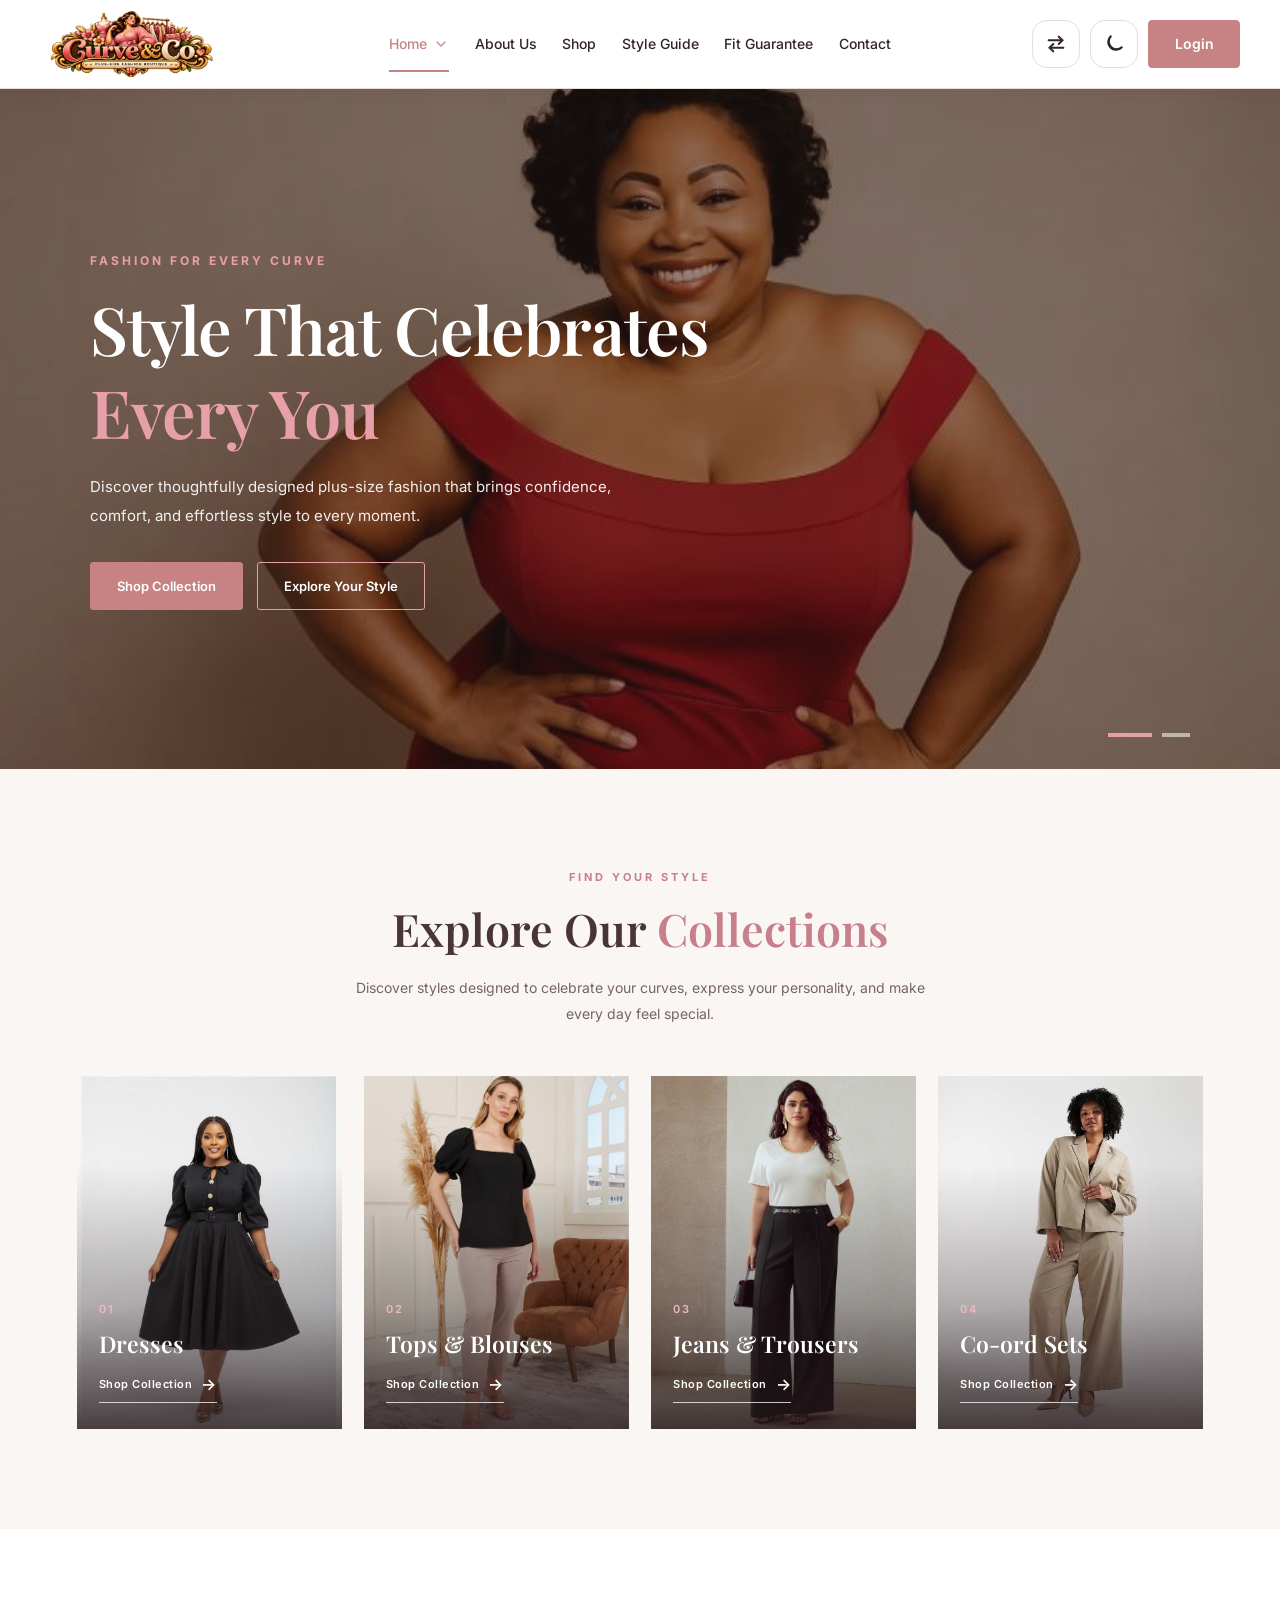
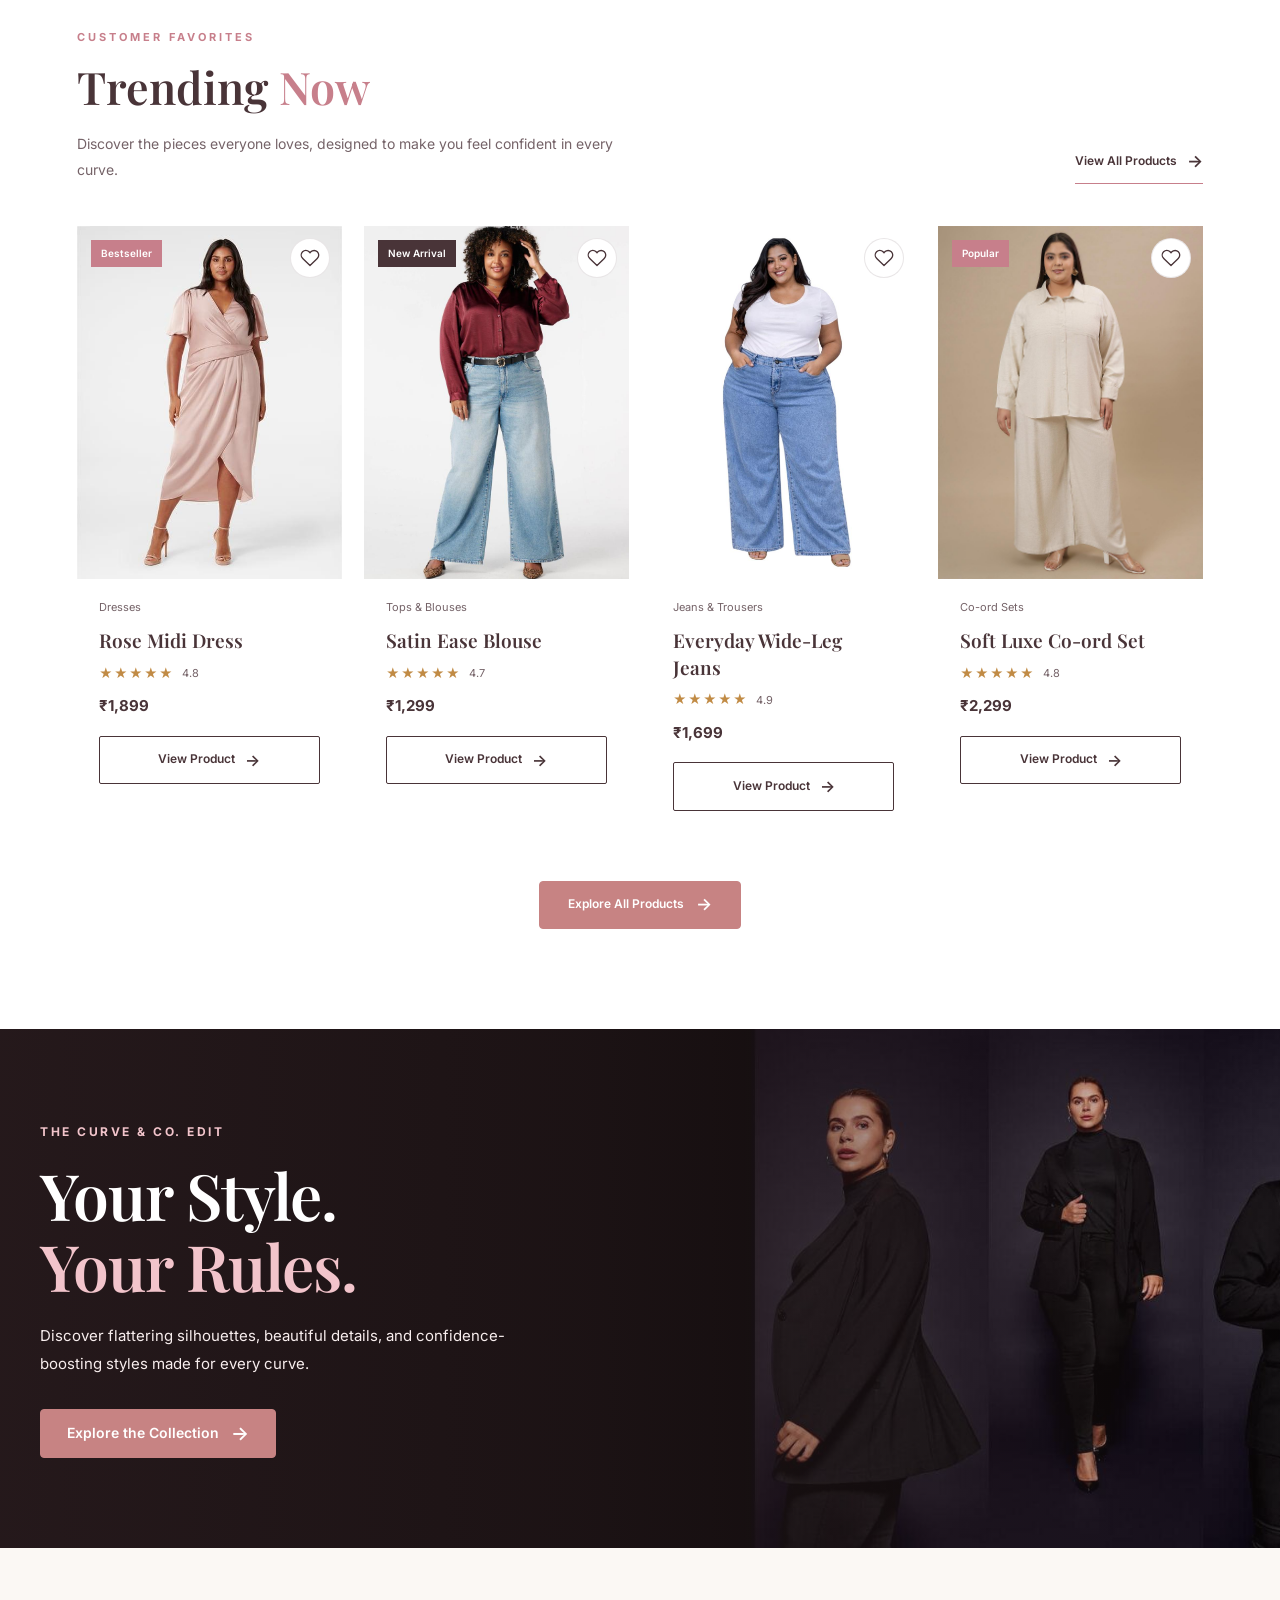
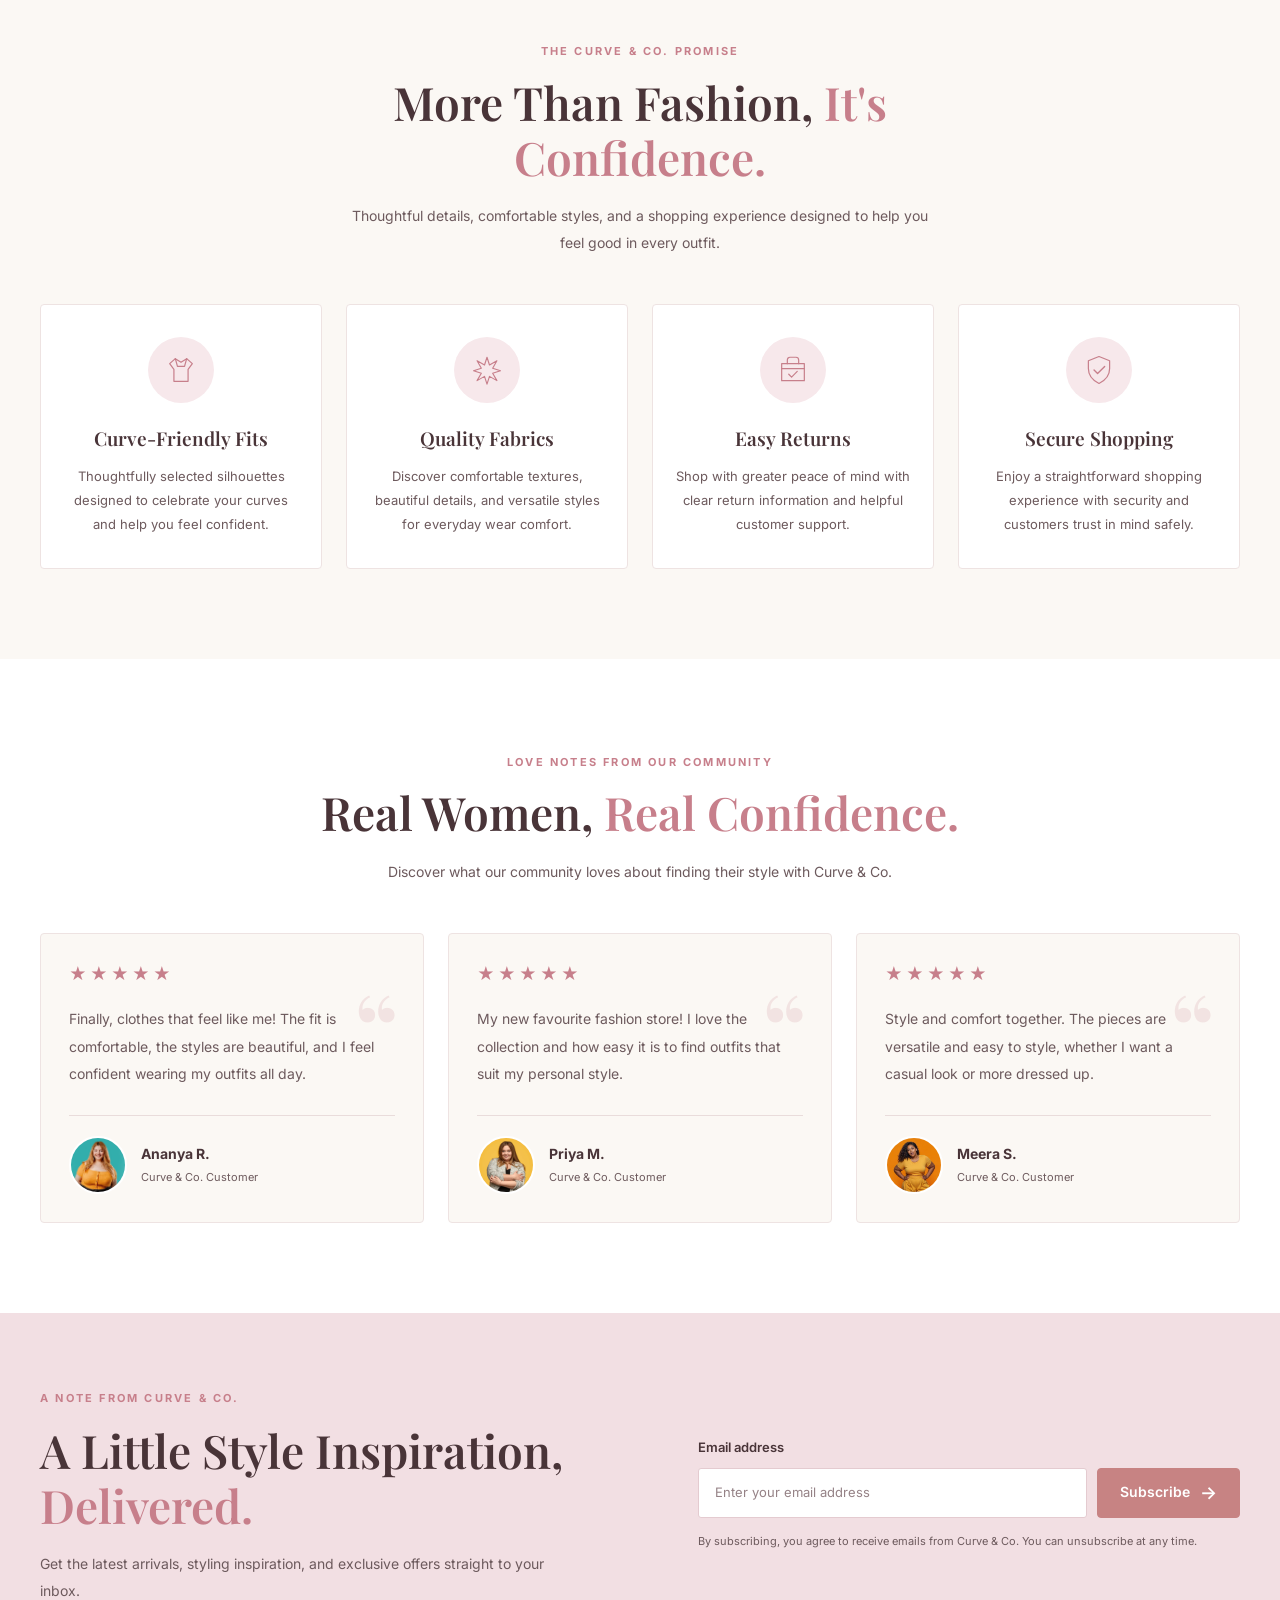
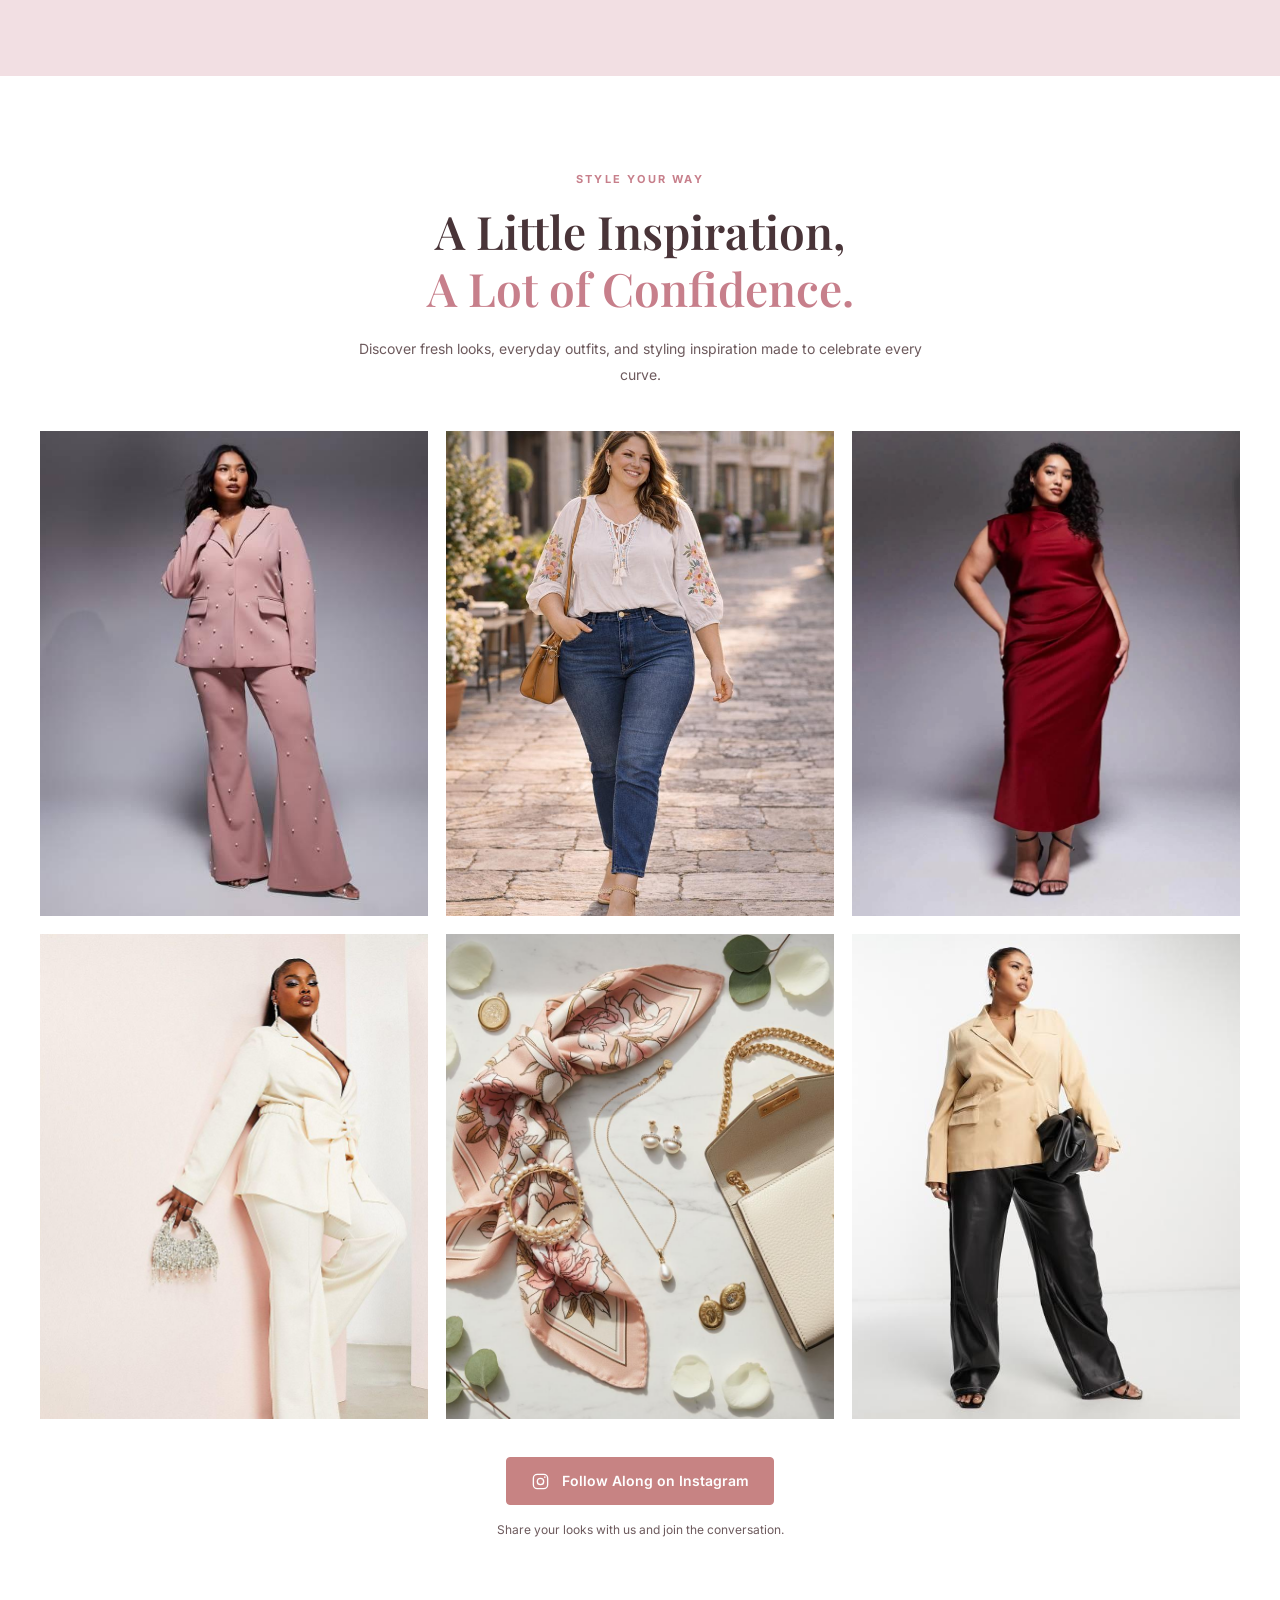
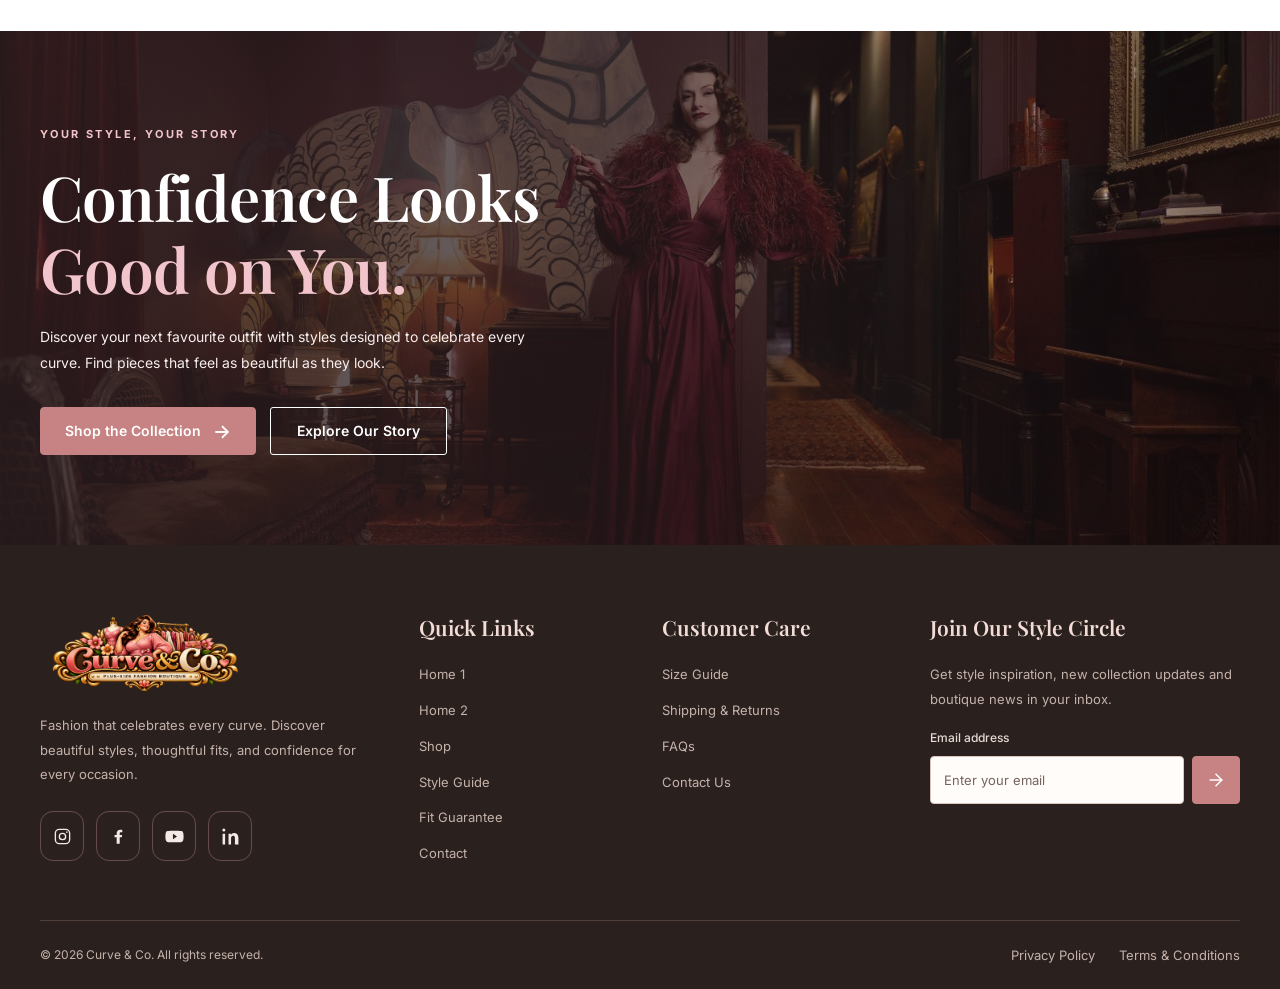
<file: index.html>
<!DOCTYPE html>
<html lang="en">
<head>
    <meta charset="UTF-8">
    <meta name="viewport" content="width=device-width, initial-scale=1.0">

    <meta
        name="description"
        content="Discover stylish, inclusive plus-size fashion at Curve & Co."
    >

    <title>Curve & Co. | Plus-Size Fashion Boutique</title>
    <link
    rel="icon"
    type="image/png"
    href="images/logo.png"
>


    <!-- Google Fonts -->
    <link rel="preconnect" href="https://fonts.googleapis.com">
    <link rel="preconnect" href="https://fonts.gstatic.com" crossorigin>

    <link
        href="https://fonts.googleapis.com/css2?family=Inter:wght@400;500;600;700&family=Playfair+Display:wght@400;500;600;700&display=swap"
        rel="stylesheet"
    >

    <!-- CSS -->
    <link rel="stylesheet" href="css/style.css">
    <link rel="stylesheet" href="css/responsive.css">
    
</head>

<body>

    <!-- =====================================
         HEADER
    ====================================== -->

    <header class="curve-header" id="curveHeader">

        <div class="curve-header-container">

            <!-- LOGO - LEFT -->

            <a
                href="index.html"
                class="curve-logo"
                aria-label="Curve & Co. Home"
            >
                <img
                    src="images/logo.png"
                    alt="Curve & Co. Plus-Size Fashion Boutique"
                    class="curve-logo-img"
                >
            </a>


            <!-- DESKTOP NAVIGATION - CENTER -->

            <nav
                class="curve-desktop-nav"
                aria-label="Main navigation"
            >

                <ul class="curve-nav-list">

                    <!-- HOME DROPDOWN -->

                    <li class="curve-nav-item curve-home-dropdown">

                        <button
                            type="button"
                            class="curve-nav-link curve-home-toggle active"
                            aria-expanded="false"
                            aria-controls="curveHomeDropdown"
                        >
                            <span>Home</span>

                            <svg viewBox="0 0 24 24" aria-hidden="true">
                                <path d="m6 9 6 6 6-6"/>
                            </svg>
                        </button>

                        <ul
                            class="curve-dropdown-menu"
                            id="curveHomeDropdown"
                        >
                            <li>
                                <a href="index.html"class="active">Home 1</a>
                            </li>

                            <li>
                                <a href="home2.html">Home 2</a>
                            </li>
                        </ul>

                    </li>
                    <li class="curve-nav-item">
                        <a href="about.html" class="curve-nav-link">
                            About Us
                        </a>
                    </li>


                    <!-- SHOP -->

                    <li class="curve-nav-item">
                        <a href="shop.html" class="curve-nav-link">
                            Shop
                        </a>
                    </li>


                    <!-- STYLE GUIDE -->

                    <li class="curve-nav-item">
                        <a
                            href="style-guide.html"
                            class="curve-nav-link"
                        >
                            Style Guide
                        </a>
                    </li>


                    <!-- FIT GUARANTEE -->

                    <li class="curve-nav-item">
                        <a
                            href="fit-guarantee.html"
                            class="curve-nav-link"
                        >
                            Fit Guarantee
                        </a>
                    </li>


                    <!-- CONTACT -->

                    <li class="curve-nav-item">
                        <a
                            href="contact.html"
                            class="curve-nav-link"
                        >
                            Contact
                        </a>
                    </li>

                </ul>

            </nav>


            <!-- DESKTOP ACTIONS - RIGHT -->

            <div class="curve-header-actions">

                <!-- RTL BUTTON -->

                <button
                    type="button"
                    class="curve-icon-btn curve-rtl-toggle"
                    data-curve-rtl
                    aria-label="Toggle right-to-left layout"
                    aria-pressed="false"
                    title="Toggle RTL"
                >
                    <svg
                        viewBox="0 0 24 24"
                        aria-hidden="true"
                    >
                        <path d="M4 8h15"/>
                        <path d="m15 4 4 4-4 4"/>
                        <path d="M20 16H5"/>
                        <path d="m9 12-4 4 4 4"/>
                    </svg>
                </button>


                <!-- DARK MODE BUTTON -->

                <button
                    type="button"
                    class="curve-icon-btn curve-theme-toggle"
                    data-curve-theme
                    aria-label="Toggle dark mode"
                    aria-pressed="false"
                    title="Toggle dark mode"
                >
                    <svg
                        viewBox="0 0 24 24"
                        aria-hidden="true"
                    >
                        <path
                            d="M20.5 15.5A8.5 8.5 0 0 1 8.5 3.5
                            8.5 8.5 0 1 0 20.5 15.5Z"
                        />
                    </svg>
                </button>


                <!-- LOGIN BUTTON -->

                <a href="login.html" class="curve-login-btn">
                    Login
                </a>

            </div>


            <!-- HAMBURGER BUTTON -->

            <button
                type="button"
                class="curve-menu-toggle"
                id="curveMenuToggle"
                aria-label="Open navigation menu"
                aria-expanded="false"
                aria-controls="curveMobilePanel"
            >

                <!-- MENU ICON -->

                <svg
                    class="curve-menu-icon"
                    viewBox="0 0 24 24"
                    aria-hidden="true"
                >
                    <path d="M4 6h16"/>
                    <path d="M4 12h16"/>
                    <path d="M4 18h16"/>
                </svg>

                <!-- CLOSE ICON -->

                <svg
                    class="curve-close-icon"
                    viewBox="0 0 24 24"
                    aria-hidden="true"
                >
                    <path d="m6 6 12 12"/>
                    <path d="M18 6 6 18"/>
                </svg>

            </button>

        </div>


        <!-- =====================================
             RESPONSIVE HAMBURGER PANEL
        ====================================== -->

        <div
            class="curve-mobile-panel"
            id="curveMobilePanel"
            aria-hidden="true"
            inert
        >

            <!-- MOBILE NAVIGATION -->

            <nav
                class="curve-mobile-nav"
                aria-label="Responsive navigation"
            >

                <ul class="curve-mobile-nav-list">

                    <!-- HOME DROPDOWN -->

                    <li class="curve-mobile-nav-item curve-mobile-home">

                        <button
                            type="button"
                            class="curve-mobile-link curve-mobile-home-toggle active"
                            aria-expanded="false"
                            aria-controls="curveMobileHomeDropdown"
                        >
                            <span>Home</span>

                            <svg viewBox="0 0 24 24" aria-hidden="true">
                                <path d="m6 9 6 6 6-6"/>
                            </svg>
                        </button>

                        <ul
                            class="curve-mobile-dropdown"
                            id="curveMobileHomeDropdown"
                            hidden
                        >
                            <li>
                                <a href="index.html"class="active">Home 1</a>
                            </li>

                            <li>
                                <a href="home2.html">Home 2</a>
                            </li>
                        </ul>

                    </li>
                    <li class="curve-mobile-nav-item">
                        <a href="about.html" class="curve-mobile-link">
                            About Us
                        </a>
                    </li>


                    <!-- SHOP -->

                    <li class="curve-mobile-nav-item">
                        <a href="shop.html" class="curve-mobile-link">
                            Shop
                        </a>
                    </li>


                    <!-- STYLE GUIDE -->

                    <li class="curve-mobile-nav-item">
                        <a
                            href="style-guide.html"
                            class="curve-mobile-link"
                        >
                            Style Guide
                        </a>
                    </li>


                    <!-- FIT GUARANTEE -->

                    <li class="curve-mobile-nav-item">
                        <a
                            href="fit-guarantee.html"
                            class="curve-mobile-link"
                        >
                            Fit Guarantee
                        </a>
                    </li>


                    <!-- CONTACT -->

                    <li class="curve-mobile-nav-item">
                        <a
                            href="contact.html"
                            class="curve-mobile-link"
                        >
                            Contact
                        </a>
                    </li>

                </ul>

            </nav>


            <!-- MOBILE ACTION BUTTONS -->

            <div class="curve-mobile-actions">

                <!-- RTL -->

                <button
                    type="button"
                    class="curve-icon-btn curve-rtl-toggle"
                    data-curve-rtl
                    aria-label="Toggle right-to-left layout"
                    aria-pressed="false"
                    title="Toggle RTL"
                >
                    <svg viewBox="0 0 24 24" aria-hidden="true">
                        <path d="M4 8h15"/>
                        <path d="m15 4 4 4-4 4"/>
                        <path d="M20 16H5"/>
                        <path d="m9 12-4 4 4 4"/>
                    </svg>
                </button>


                <!-- DARK MODE -->

                <button
                    type="button"
                    class="curve-icon-btn curve-theme-toggle"
                    data-curve-theme
                    aria-label="Toggle dark mode"
                    aria-pressed="false"
                    title="Toggle dark mode"
                >
                    <svg viewBox="0 0 24 24" aria-hidden="true">
                        <path
                            d="M20.5 15.5A8.5 8.5 0 0 1 8.5 3.5
                            8.5 8.5 0 1 0 20.5 15.5Z"
                        />
                    </svg>
                </button>


                <!-- LOGIN -->

                <a href="login.html" class="curve-login-btn">
                    Login
                </a>

            </div>

        </div>

    </header>


    <!-- =====================================
         PAGE CONTENT
    ====================================== -->

    <main id="mainContent">

        
<!-- HOME 1 HERO SLIDER -->
<section class="cc-home1-hero" id="ccHome1Hero" aria-label="Curve & Co. featured collection">

    <div class="cc-home1-hero-slides">

        <!-- SLIDE 1 -->
        <div class="cc-home1-hero-slide cc-home1-slide-one is-active"
             aria-hidden="false">

            <div class="cc-home1-hero-overlay"></div>

            <div class="cc-home1-hero-container">
                <div class="cc-home1-hero-content">

                    <span class="cc-home1-hero-eyebrow">
                        FASHION FOR EVERY CURVE
                    </span>

                    <h1 class="cc-home1-hero-title">
                        Style That Celebrates
                        <span>Every You</span>
                    </h1>

                    <p class="cc-home1-hero-description">
                        Discover thoughtfully designed plus-size fashion
                        that brings confidence, comfort, and effortless
                        style to every moment.
                    </p>

                    <div class="cc-home1-hero-actions">
                        <a href="shop.html" class="cc-btn-primary">
                            Shop Collection
                        </a>

                        <a href="style-guide.html" class="cc-btn-secondary">
                            Explore Your Style
                        </a>
                    </div>

                </div>
            </div>
        </div>


        <!-- SLIDE 2 -->
        <div class="cc-home1-hero-slide cc-home1-slide-two"
             aria-hidden="true">

            <div class="cc-home1-hero-overlay"></div>

            <div class="cc-home1-hero-container">
                <div class="cc-home1-hero-content">

                    <span class="cc-home1-hero-eyebrow">
                        YOUR STYLE, YOUR STORY
                    </span>

                    <h2 class="cc-home1-hero-title">
                        Made to Fit.
                        <span>Made for You.</span>
                    </h2>

                    <p class="cc-home1-hero-description">
                        From everyday essentials to statement pieces,
                        find flattering fits and timeless looks designed
                        to make you feel amazing.
                    </p>

                    <div class="cc-home1-hero-actions">
                        <a href="shop.html" class="cc-btn-primary">
                            Discover the Collection
                        </a>

                        <a href="fit-guarantee.html" class="cc-btn-secondary">
                            Find Your Perfect Fit
                        </a>
                    </div>

                </div>
            </div>
        </div>

    </div>

    <!-- SLIDE INDICATORS: NO PREVIOUS / NEXT BUTTONS -->
    <div class="cc-home1-hero-pagination" aria-label="Choose hero slide">

        <button
            type="button"
            class="cc-home1-hero-dot is-active"
            data-slide-to="0"
            aria-label="Show slide 1"
            aria-pressed="true">
        </button>

        <button
            type="button"
            class="cc-home1-hero-dot"
            data-slide-to="1"
            aria-label="Show slide 2"
            aria-pressed="false">
        </button>

    </div>

</section>
<!-- END HOME 1 HERO SLIDER -->

<!-- =========================================
     SHOP BY CATEGORY
========================================= -->

<section class="cc-home1-categories" id="ccHome1Categories">

    <div class="cc-home1-categories-container">

        <!-- SECTION HEADER -->
        <div class="cc-home1-categories-header">

            <span class="cc-home1-categories-eyebrow">
                FIND YOUR STYLE
            </span>

            <h2 class="cc-home1-categories-title">
                Explore Our <span>Collections</span>
            </h2>

            <p class="cc-home1-categories-description">
                Discover styles designed to celebrate your curves,
                express your personality, and make every day feel special.
            </p>

        </div>

        <!-- CATEGORY GRID -->
        <div class="cc-home1-categories-grid">

            <!-- CATEGORY 1: DRESSES -->
            <article class="cc-home1-category-card">

                <a href="shop.html?category=dresses"
                   class="cc-home1-category-image"
                   aria-label="Shop dresses">

                    <img
                        src="images/category-dresses.jpg"
                        alt="Elegant plus-size women's dresses"
                        loading="lazy">

                    <span class="cc-home1-category-overlay"></span>

                    <span class="cc-home1-category-content">
                        <span class="cc-home1-category-number">01</span>
                        <span class="cc-home1-category-name">Dresses</span>
                        <span class="cc-home1-category-link">
                            Shop Collection
                            <span aria-hidden="true">&rarr;</span>
                        </span>
                    </span>

                </a>

            </article>

            <!-- CATEGORY 2: TOPS & BLOUSES -->
            <article class="cc-home1-category-card">

                <a href="shop.html?category=tops"
                   class="cc-home1-category-image"
                   aria-label="Shop tops and blouses">

                    <img
                        src="images/category-tops.jpg"
                        alt="Stylish plus-size tops and blouses"
                        loading="lazy">

                    <span class="cc-home1-category-overlay"></span>

                    <span class="cc-home1-category-content">
                        <span class="cc-home1-category-number">02</span>
                        <span class="cc-home1-category-name">
                            Tops &amp; Blouses
                        </span>
                        <span class="cc-home1-category-link">
                            Shop Collection
                            <span aria-hidden="true">&rarr;</span>
                        </span>
                    </span>

                </a>

            </article>

            <!-- CATEGORY 3: JEANS & TROUSERS -->
            <article class="cc-home1-category-card">

                <a href="shop.html?category=bottoms"
                   class="cc-home1-category-image"
                   aria-label="Shop jeans and trousers">

                    <img
                        src="images/category-bottoms.jpg"
                        alt="Modern plus-size jeans and trousers"
                        loading="lazy">

                    <span class="cc-home1-category-overlay"></span>

                    <span class="cc-home1-category-content">
                        <span class="cc-home1-category-number">03</span>
                        <span class="cc-home1-category-name">
                            Jeans &amp; Trousers
                        </span>
                        <span class="cc-home1-category-link">
                            Shop Collection
                            <span aria-hidden="true">&rarr;</span>
                        </span>
                    </span>

                </a>

            </article>

            <!-- CATEGORY 4: CO-ORD SETS -->
            <article class="cc-home1-category-card">

                <a href="shop.html?category=co-ord-sets"
                   class="cc-home1-category-image"
                   aria-label="Shop co-ord sets">

                    <img
                        src="images/category-coords.jpg"
                        alt="Contemporary plus-size matching co-ord outfit"
                        loading="lazy">

                    <span class="cc-home1-category-overlay"></span>

                    <span class="cc-home1-category-content">
                        <span class="cc-home1-category-number">04</span>
                        <span class="cc-home1-category-name">
                            Co-ord Sets
                        </span>
                        <span class="cc-home1-category-link">
                            Shop Collection
                            <span aria-hidden="true">&rarr;</span>
                        </span>
                    </span>

                </a>

            </article>

        </div>

    </div>

</section>

<!-- END SHOP BY CATEGORY -->

<!-- =========================================
     CURVE & CO. - BEST SELLERS
========================================= -->

<section class="cc-home1-bestsellers" id="ccHome1Bestsellers">

    <div class="cc-home1-bestsellers-container">

        <!-- SECTION HEADER -->
        <div class="cc-home1-bestsellers-header">

            <div class="cc-home1-bestsellers-heading">

                <span class="cc-home1-bestsellers-eyebrow">
                    CUSTOMER FAVORITES
                </span>

                <h2 class="cc-home1-bestsellers-title">
                    Trending <span>Now</span>
                </h2>

                <p class="cc-home1-bestsellers-description">
                    Discover the pieces everyone loves, designed to make
                    you feel confident in every curve.
                </p>

            </div>

            <a href="shop.html" class="cc-home1-bestsellers-viewall">
                View All Products
                <span aria-hidden="true">&rarr;</span>
            </a>

        </div>

        <!-- PRODUCT GRID -->
        <div class="cc-home1-products-grid">

            <!-- PRODUCT 1: ROSE MIDI DRESS -->
            <article class="cc-home1-product-card">

                <div class="cc-home1-product-image-wrap">

                    <a href="shop.html?product=rose-midi-dress"
                       class="cc-home1-product-image-link"
                       aria-label="View Rose Midi Dress">

                        <img
                            src="images/product-rose-midi-dress.jpg"
                            alt="Elegant rose-colored plus-size midi dress"
                            class="cc-home1-product-image"
                            loading="lazy">
                    </a>

                    <span class="cc-home1-product-badge">
                        Bestseller
                    </span>

                    <button
                        type="button"
                        class="cc-home1-product-wishlist"
                        aria-label="Add Rose Midi Dress to wishlist"
                        aria-pressed="false">

                        <svg viewBox="0 0 24 24"
                             width="21"
                             height="21"
                             fill="none"
                             stroke="currentColor"
                             stroke-width="1.6"
                             stroke-linecap="round"
                             stroke-linejoin="round"
                             aria-hidden="true">
                            <path d="M20.8 4.6a5.5 5.5 0 0 0-7.8 0L12 5.7l-1.1-1.1a5.5 5.5 0 0 0-7.8 7.8l1.1 1.1L12 21l7.8-7.5 1.1-1.1a5.5 5.5 0 0 0-.1-7.8z"/>
                        </svg>

                    </button>

                </div>

                <div class="cc-home1-product-details">

                    <span class="cc-home1-product-category">
                        Dresses
                    </span>

                    <h3 class="cc-home1-product-name">
                        <a href="shop.html?product=rose-midi-dress">
                            Rose Midi Dress
                        </a>
                    </h3>

                    <div class="cc-home1-product-rating"
                         aria-label="Rated 4.8 out of 5">

                        <span class="cc-home1-product-stars"
                              aria-hidden="true">★★★★★</span>

                        <span class="cc-home1-product-rating-value">
                            4.8
                        </span>

                    </div>

                    <div class="cc-home1-product-price">
                        <span>₹1,899</span>
                    </div>

                    <a href="shop.html?product=rose-midi-dress"
                       class="cc-home1-product-view">
                        View Product
                        <span aria-hidden="true">&rarr;</span>
                    </a>

                </div>

            </article>

            <!-- PRODUCT 2: SATIN EASE BLOUSE -->
            <article class="cc-home1-product-card">

                <div class="cc-home1-product-image-wrap">

                    <a href="shop.html?product=satin-ease-blouse"
                       class="cc-home1-product-image-link"
                       aria-label="View Satin Ease Blouse">

                        <img
                            src="images/product-satin-blouse.jpg"
                            alt="Elegant plus-size satin blouse"
                            class="cc-home1-product-image"
                            loading="lazy">
                    </a>

                    <span class="cc-home1-product-badge cc-product-new">
                        New Arrival
                    </span>

                    <button
                        type="button"
                        class="cc-home1-product-wishlist"
                        aria-label="Add Satin Ease Blouse to wishlist"
                        aria-pressed="false">

                        <svg viewBox="0 0 24 24"
                             width="21"
                             height="21"
                             fill="none"
                             stroke="currentColor"
                             stroke-width="1.6"
                             stroke-linecap="round"
                             stroke-linejoin="round"
                             aria-hidden="true">
                            <path d="M20.8 4.6a5.5 5.5 0 0 0-7.8 0L12 5.7l-1.1-1.1a5.5 5.5 0 0 0-7.8 7.8l1.1 1.1L12 21l7.8-7.5 1.1-1.1a5.5 5.5 0 0 0-.1-7.8z"/>
                        </svg>

                    </button>

                </div>

                <div class="cc-home1-product-details">

                    <span class="cc-home1-product-category">
                        Tops &amp; Blouses
                    </span>

                    <h3 class="cc-home1-product-name">
                        <a href="shop.html?product=satin-ease-blouse">
                            Satin Ease Blouse
                        </a>
                    </h3>

                    <div class="cc-home1-product-rating"
                         aria-label="Rated 4.7 out of 5">

                        <span class="cc-home1-product-stars"
                              aria-hidden="true">★★★★★</span>

                        <span class="cc-home1-product-rating-value">
                            4.7
                        </span>

                    </div>

                    <div class="cc-home1-product-price">
                        <span>₹1,299</span>
                    </div>

                    <a href="shop.html?product=satin-ease-blouse"
                       class="cc-home1-product-view">
                        View Product
                        <span aria-hidden="true">&rarr;</span>
                    </a>

                </div>

            </article>

            <!-- PRODUCT 3: WIDE-LEG JEANS -->
            <article class="cc-home1-product-card">

                <div class="cc-home1-product-image-wrap">

                    <a href="shop.html?product=everyday-wide-leg-jeans"
                       class="cc-home1-product-image-link"
                       aria-label="View Everyday Wide-Leg Jeans">

                        <img
                            src="images/product-wide-leg-jeans.jpg"
                            alt="Plus-size high-waisted wide-leg jeans"
                            class="cc-home1-product-image"
                            loading="lazy">
                    </a>

                    <button
                        type="button"
                        class="cc-home1-product-wishlist"
                        aria-label="Add Everyday Wide-Leg Jeans to wishlist"
                        aria-pressed="false">

                        <svg viewBox="0 0 24 24"
                             width="21"
                             height="21"
                             fill="none"
                             stroke="currentColor"
                             stroke-width="1.6"
                             stroke-linecap="round"
                             stroke-linejoin="round"
                             aria-hidden="true">
                            <path d="M20.8 4.6a5.5 5.5 0 0 0-7.8 0L12 5.7l-1.1-1.1a5.5 5.5 0 0 0-7.8 7.8l1.1 1.1L12 21l7.8-7.5 1.1-1.1a5.5 5.5 0 0 0-.1-7.8z"/>
                        </svg>

                    </button>

                </div>

                <div class="cc-home1-product-details">

                    <span class="cc-home1-product-category">
                        Jeans &amp; Trousers
                    </span>

                    <h3 class="cc-home1-product-name">
                        <a href="shop.html?product=everyday-wide-leg-jeans">
                            Everyday Wide-Leg Jeans
                        </a>
                    </h3>

                    <div class="cc-home1-product-rating"
                         aria-label="Rated 4.9 out of 5">

                        <span class="cc-home1-product-stars"
                              aria-hidden="true">★★★★★</span>

                        <span class="cc-home1-product-rating-value">
                            4.9
                        </span>

                    </div>

                    <div class="cc-home1-product-price">
                        <span>₹1,699</span>
                    </div>

                    <a href="shop.html?product=everyday-wide-leg-jeans"
                       class="cc-home1-product-view">
                        View Product
                        <span aria-hidden="true">&rarr;</span>
                    </a>

                </div>

            </article>

            <!-- PRODUCT 4: SOFT LUXE CO-ORD SET -->
            <article class="cc-home1-product-card">

                <div class="cc-home1-product-image-wrap">

                    <a href="shop.html?product=soft-luxe-coord-set"
                       class="cc-home1-product-image-link"
                       aria-label="View Soft Luxe Co-ord Set">

                        <img
                            src="images/product-coord-set.jpg"
                            alt="Elegant plus-size matching co-ord set"
                            class="cc-home1-product-image"
                            loading="lazy">
                    </a>

                    <span class="cc-home1-product-badge">
                        Popular
                    </span>

                    <button
                        type="button"
                        class="cc-home1-product-wishlist"
                        aria-label="Add Soft Luxe Co-ord Set to wishlist"
                        aria-pressed="false">

                        <svg viewBox="0 0 24 24"
                             width="21"
                             height="21"
                             fill="none"
                             stroke="currentColor"
                             stroke-width="1.6"
                             stroke-linecap="round"
                             stroke-linejoin="round"
                             aria-hidden="true">
                            <path d="M20.8 4.6a5.5 5.5 0 0 0-7.8 0L12 5.7l-1.1-1.1a5.5 5.5 0 0 0-7.8 7.8l1.1 1.1L12 21l7.8-7.5 1.1-1.1a5.5 5.5 0 0 0-.1-7.8z"/>
                        </svg>

                    </button>

                </div>

                <div class="cc-home1-product-details">

                    <span class="cc-home1-product-category">
                        Co-ord Sets
                    </span>

                    <h3 class="cc-home1-product-name">
                        <a href="shop.html?product=soft-luxe-coord-set">
                            Soft Luxe Co-ord Set
                        </a>
                    </h3>

                    <div class="cc-home1-product-rating"
                         aria-label="Rated 4.8 out of 5">

                        <span class="cc-home1-product-stars"
                              aria-hidden="true">★★★★★</span>

                        <span class="cc-home1-product-rating-value">
                            4.8
                        </span>

                    </div>

                    <div class="cc-home1-product-price">
                        <span>₹2,299</span>
                    </div>

                    <a href="shop.html?product=soft-luxe-coord-set"
                       class="cc-home1-product-view">
                        View Product
                        <span aria-hidden="true">&rarr;</span>
                    </a>

                </div>

            </article>

        </div>

        <!-- BOTTOM VIEW ALL BUTTON -->
        <div class="cc-home1-bestsellers-bottom">
    <a href="shop.html"
       class="cc-btn-primary cc-home1-bestsellers-bottom-btn">
        Explore All Products
        <span aria-hidden="true">&rarr;</span>
    </a>
</div>

    </div>

</section>

<!-- END BEST SELLERS -->
<!-- =========================================
     HOME 1 - PROMOTIONAL BANNER
========================================= -->
<section class="cc-home1-promo" id="ccHome1Promo">

    <div class="cc-home1-promo-overlay"></div>

    <div class="cc-home1-promo-container">

        <div class="cc-home1-promo-content">

            <span class="cc-home1-promo-eyebrow">
                THE CURVE &amp; CO. EDIT
            </span>

            <h2 class="cc-home1-promo-title">
                Your Style.
                <span>Your Rules.</span>
            </h2>

            <p class="cc-home1-promo-description">
                Discover flattering silhouettes, beautiful details,
                and confidence-boosting styles made for every curve.
            </p>

            <a href="shop.html"
               class="cc-btn-primary cc-home1-promo-btn">
                Explore the Collection
                <span aria-hidden="true">&rarr;</span>
            </a>

        </div>

    </div>

</section>
<!-- END PROMOTIONAL BANNER -->

<!-- =========================================
     HOME 1 - WHY SHOP WITH US
========================================= -->
<section class="cc-home1-benefits" id="ccHome1Benefits">

    <div class="cc-home1-benefits-container">

        <!-- SECTION HEADER -->
        <div class="cc-home1-benefits-header">

            <span class="cc-home1-benefits-eyebrow">
                THE CURVE &amp; CO. PROMISE
            </span>

            <h2 class="cc-home1-benefits-title">
                More Than Fashion,
                <span>It's Confidence.</span>
            </h2>

            <p class="cc-home1-benefits-description">
                Thoughtful details, comfortable styles, and a shopping
                experience designed to help you feel good in every outfit.
            </p>

        </div>

        <!-- BENEFITS GRID -->
        <div class="cc-home1-benefits-grid">

            <!-- BENEFIT 1 -->
            <article class="cc-home1-benefit-card">

                <div class="cc-home1-benefit-icon" aria-hidden="true">
                    <svg viewBox="0 0 48 48" fill="none"
                         xmlns="http://www.w3.org/2000/svg">
                        <path d="M16 8L24 13L32 8L40 15L34 23V40H14V23L8 15L16 8Z"
                              stroke="currentColor"
                              stroke-width="1.7"
                              stroke-linecap="round"
                              stroke-linejoin="round"/>
                        <path d="M16 8L19 19H29L32 8"
                              stroke="currentColor"
                              stroke-width="1.7"
                              stroke-linecap="round"
                              stroke-linejoin="round"/>
                    </svg>
                </div>

                <h3 class="cc-home1-benefit-title">
                    Curve-Friendly Fits
                </h3>

                <p class="cc-home1-benefit-text">
                    Thoughtfully selected silhouettes designed to celebrate
                    your curves and help you feel confident.
                </p>

            </article>

            <!-- BENEFIT 2 -->
            <article class="cc-home1-benefit-card">

                <div class="cc-home1-benefit-icon" aria-hidden="true">
                    <svg viewBox="0 0 48 48" fill="none"
                         xmlns="http://www.w3.org/2000/svg">
                        <path d="M24 6L27.5 17L38 11L32 21.5L43 25L32 28.5L38 39L27.5 33L24 44L20.5 33L10 39L16 28.5L5 25L16 21.5L10 11L20.5 17L24 6Z"
                              stroke="currentColor"
                              stroke-width="1.6"
                              stroke-linecap="round"
                              stroke-linejoin="round"/>
                    </svg>
                </div>

                <h3 class="cc-home1-benefit-title">
                    Quality Fabrics
                </h3>

                <p class="cc-home1-benefit-text">
                    Discover comfortable textures, beautiful details,
                    and versatile styles for everyday wear comfort.
                </p>

            </article>

            <!-- BENEFIT 3 -->
            <article class="cc-home1-benefit-card">

                <div class="cc-home1-benefit-icon" aria-hidden="true">
                    <svg viewBox="0 0 48 48" fill="none"
                         xmlns="http://www.w3.org/2000/svg">
                        <path d="M8 15H40V39H8V15Z"
                              stroke="currentColor"
                              stroke-width="1.7"
                              stroke-linecap="round"
                              stroke-linejoin="round"/>
                        <path d="M8 22H40"
                              stroke="currentColor"
                              stroke-width="1.7"
                              stroke-linecap="round"/>
                        <path d="M16 15V10C16 7.8 17.8 6 20 6H28C30.2 6 32 7.8 32 10V15"
                              stroke="currentColor"
                              stroke-width="1.7"
                              stroke-linecap="round"
                              stroke-linejoin="round"/>
                        <path d="M18 30L22 34L30 26"
                              stroke="currentColor"
                              stroke-width="1.7"
                              stroke-linecap="round"
                              stroke-linejoin="round"/>
                    </svg>
                </div>

                <h3 class="cc-home1-benefit-title">
                    Easy Returns
                </h3>

                <p class="cc-home1-benefit-text">
                    Shop with greater peace of mind with clear return
                    information and helpful customer support.
                </p>

            </article>

            <!-- BENEFIT 4 -->
            <article class="cc-home1-benefit-card">

                <div class="cc-home1-benefit-icon" aria-hidden="true">
                    <svg viewBox="0 0 48 48" fill="none"
                         xmlns="http://www.w3.org/2000/svg">
                        <path d="M24 5L39 11V22C39 32 32.5 39 24 43C15.5 39 9 32 9 22V11L24 5Z"
                              stroke="currentColor"
                              stroke-width="1.7"
                              stroke-linecap="round"
                              stroke-linejoin="round"/>
                        <path d="M17 24L22 29L32 19"
                              stroke="currentColor"
                              stroke-width="1.9"
                              stroke-linecap="round"
                              stroke-linejoin="round"/>
                    </svg>
                </div>

                <h3 class="cc-home1-benefit-title">
                    Secure Shopping
                </h3>

                <p class="cc-home1-benefit-text">
                    Enjoy a straightforward shopping experience with
                    security and customers trust in mind safely.
                </p>

            </article>

        </div>

    </div>

</section>
<!-- END WHY SHOP WITH US -->

<!-- =========================================
     HOME 1 - CUSTOMER TESTIMONIALS
========================================= -->
<section class="cc-home1-testimonials" id="ccHome1Testimonials">

    <div class="cc-home1-testimonials-container">

        <!-- SECTION HEADER -->
        <div class="cc-home1-testimonials-header">

            <span class="cc-home1-testimonials-eyebrow">
                LOVE NOTES FROM OUR COMMUNITY
            </span>

            <h2 class="cc-home1-testimonials-title">
                Real Women,
                <span>Real Confidence.</span>
            </h2>

            <p class="cc-home1-testimonials-description">
                Discover what our community loves about finding their
                style with Curve &amp; Co.
            </p>

        </div>

        <!-- TESTIMONIALS GRID -->
        <div class="cc-home1-testimonials-grid">

            <!-- TESTIMONIAL 1 -->
            <article class="cc-home1-testimonial-card">

                <div class="cc-home1-testimonial-stars"
                     role="img"
                     aria-label="5 out of 5 stars">
                    <span aria-hidden="true">★★★★★</span>
                </div>

                <span class="cc-home1-testimonial-quote"
                      aria-hidden="true">“</span>

                <blockquote class="cc-home1-testimonial-review">
                    Finally, clothes that feel like me! The fit is
                    comfortable, the styles are beautiful, and I feel
                    confident wearing my outfits all day.
                </blockquote>

                <div class="cc-home1-testimonial-customer">

                    <img
                        src="images/testimonial-ananya.jpg"
                        alt="Ananya, customer portrait"
                        class="cc-home1-testimonial-photo"
                        loading="lazy"
                        width="64"
                        height="64"
                    >

                    <div class="cc-home1-testimonial-customer-info">
                        <h3 class="cc-home1-testimonial-name">
                            Ananya R.
                        </h3>

                        <p class="cc-home1-testimonial-label">
                            Curve &amp; Co. Customer
                        </p>
                    </div>

                </div>

            </article>

            <!-- TESTIMONIAL 2 -->
            <article class="cc-home1-testimonial-card">

                <div class="cc-home1-testimonial-stars"
                     role="img"
                     aria-label="5 out of 5 stars">
                    <span aria-hidden="true">★★★★★</span>
                </div>

                <span class="cc-home1-testimonial-quote"
                      aria-hidden="true">“</span>

                <blockquote class="cc-home1-testimonial-review">
                    My new favourite fashion store! I love the collection
                    and how easy it is to find outfits that suit my
                    personal style.
                </blockquote>

                <div class="cc-home1-testimonial-customer">

                    <img
                        src="images/testimonial-priya.jpg"
                        alt="Priya, customer portrait"
                        class="cc-home1-testimonial-photo"
                        loading="lazy"
                        width="64"
                        height="64"
                    >

                    <div class="cc-home1-testimonial-customer-info">
                        <h3 class="cc-home1-testimonial-name">
                            Priya M.
                        </h3>

                        <p class="cc-home1-testimonial-label">
                            Curve &amp; Co. Customer
                        </p>
                    </div>

                </div>

            </article>

            <!-- TESTIMONIAL 3 -->
            <article class="cc-home1-testimonial-card">

                <div class="cc-home1-testimonial-stars"
                     role="img"
                     aria-label="5 out of 5 stars">
                    <span aria-hidden="true">★★★★★</span>
                </div>

                <span class="cc-home1-testimonial-quote"
                      aria-hidden="true">“</span>

                <blockquote class="cc-home1-testimonial-review">
                    Style and comfort together. The pieces are versatile
                    and easy to style, whether I want a casual look or
                    more dressed up.
                </blockquote>

                <div class="cc-home1-testimonial-customer">

                    <img
                        src="images/testimonial-meera.jpg"
                        alt="Meera, customer portrait"
                        class="cc-home1-testimonial-photo"
                        loading="lazy"
                        width="64"
                        height="64"
                    >

                    <div class="cc-home1-testimonial-customer-info">
                        <h3 class="cc-home1-testimonial-name">
                            Meera S.
                        </h3>

                        <p class="cc-home1-testimonial-label">
                            Curve &amp; Co. Customer
                        </p>
                    </div>

                </div>

            </article>

        </div>

    </div>

</section>
<!-- END CUSTOMER TESTIMONIALS -->

<!-- =========================================
     HOME 1 - NEWSLETTER SIGNUP
========================================= -->
<section class="cc-home1-newsletter" id="ccHome1Newsletter">

    <div class="cc-home1-newsletter-container">

        <!-- NEWSLETTER CONTENT -->
        <div class="cc-home1-newsletter-content">

            <span class="cc-home1-newsletter-eyebrow">
                A NOTE FROM CURVE &amp; CO.
            </span>

            <h2 class="cc-home1-newsletter-title">
                A Little Style Inspiration,
                <span>Delivered.</span>
            </h2>

            <p class="cc-home1-newsletter-description">
                Get the latest arrivals, styling inspiration, and
                exclusive offers straight to your inbox.
            </p>

        </div>

        <!-- NEWSLETTER FORM -->
        <form
            class="cc-home1-newsletter-form"
            id="ccHome1NewsletterForm"
            action="#"
            method="post"
        >

            <label
                class="cc-home1-newsletter-label"
                for="ccHome1NewsletterEmail"
            >
                Email address
            </label>

            <div class="cc-home1-newsletter-form-row">

                <input
                    type="email"
                    id="ccHome1NewsletterEmail"
                    name="email"
                    class="cc-home1-newsletter-input"
                    placeholder="Enter your email address"
                    autocomplete="email"
                    aria-describedby="ccHome1NewsletterNote"
                    required
                >

                <button
                    type="submit"
                    class="cc-btn-primary cc-home1-newsletter-submit"
                >
                    Subscribe
                    <span aria-hidden="true">&rarr;</span>
                </button>

            </div>

            <p
                class="cc-home1-newsletter-note"
                id="ccHome1NewsletterNote"
            >
                By subscribing, you agree to receive emails from
                Curve &amp; Co. You can unsubscribe at any time.
            </p>

        </form>

    </div>

</section>
<!-- END NEWSLETTER SIGNUP -->

<!-- =========================================
     HOME 1 - INSTAGRAM STYLE GALLERY
========================================= -->
<section class="cc-home1-instagram" id="ccHome1Instagram">

    <div class="cc-home1-instagram-container">

        <!-- SECTION HEADER -->
        <div class="cc-home1-instagram-header">

            <span class="cc-home1-instagram-eyebrow">
                STYLE YOUR WAY
            </span>

            <h2 class="cc-home1-instagram-title">
                A Little Inspiration,
                <span>A Lot of Confidence.</span>
            </h2>

            <p class="cc-home1-instagram-description">
                Discover fresh looks, everyday outfits, and styling
                inspiration made to celebrate every curve.
            </p>

        </div>

        <!-- INSTAGRAM GALLERY -->
        <div class="cc-home1-instagram-grid">

            <!-- IMAGE 1 -->
            <a href="images/instagram-style-1.jpg"
               class="cc-home1-instagram-item"
               aria-label="View style inspiration image 1">

                <img
                    src="images/instagram-style-1.jpg"
                    alt="Rose-toned plus-size fashion outfit inspiration"
                    loading="lazy"
                    width="500"
                    height="600"
                >

                <span class="cc-home1-instagram-overlay"
                      aria-hidden="true">
                    <svg viewBox="0 0 24 24" fill="none"
                         xmlns="http://www.w3.org/2000/svg">
                        <rect x="3" y="3" width="18" height="18" rx="5"
                              stroke="currentColor" stroke-width="1.7"/>
                        <circle cx="12" cy="12" r="4"
                                stroke="currentColor" stroke-width="1.7"/>
                        <circle cx="17.5" cy="6.5" r="1"
                                fill="currentColor"/>
                    </svg>
                </span>

            </a>

            <!-- IMAGE 2 -->
            <a href="images/instagram-style-2.jpg"
               class="cc-home1-instagram-item"
               aria-label="View style inspiration image 2">

                <img
                    src="images/instagram-style-2.jpg"
                    alt="Curvy woman in a chic everyday outfit"
                    loading="lazy"
                    width="500"
                    height="600"
                >

                <span class="cc-home1-instagram-overlay"
                      aria-hidden="true">
                    <svg viewBox="0 0 24 24" fill="none"
                         xmlns="http://www.w3.org/2000/svg">
                        <rect x="3" y="3" width="18" height="18" rx="5"
                              stroke="currentColor" stroke-width="1.7"/>
                        <circle cx="12" cy="12" r="4"
                                stroke="currentColor" stroke-width="1.7"/>
                        <circle cx="17.5" cy="6.5" r="1"
                                fill="currentColor"/>
                    </svg>
                </span>

            </a>

            <!-- IMAGE 3 -->
            <a href="images/instagram-style-3.jpg"
               class="cc-home1-instagram-item"
               aria-label="View style inspiration image 3">

                <img
                    src="images/instagram-style-3.jpg"
                    alt="Elegant plus-size dress styling inspiration"
                    loading="lazy"
                    width="500"
                    height="600"
                >

                <span class="cc-home1-instagram-overlay"
                      aria-hidden="true">
                    <svg viewBox="0 0 24 24" fill="none"
                         xmlns="http://www.w3.org/2000/svg">
                        <rect x="3" y="3" width="18" height="18" rx="5"
                              stroke="currentColor" stroke-width="1.7"/>
                        <circle cx="12" cy="12" r="4"
                                stroke="currentColor" stroke-width="1.7"/>
                        <circle cx="17.5" cy="6.5" r="1"
                                fill="currentColor"/>
                    </svg>
                </span>

            </a>

            <!-- IMAGE 4 -->
            <a href="images/instagram-style-4.jpg"
               class="cc-home1-instagram-item"
               aria-label="View style inspiration image 4">

                <img
                    src="images/instagram-style-4.jpg"
                    alt="Modern plus-size monochrome fashion look"
                    loading="lazy"
                    width="500"
                    height="600"
                >

                <span class="cc-home1-instagram-overlay"
                      aria-hidden="true">
                    <svg viewBox="0 0 24 24" fill="none"
                         xmlns="http://www.w3.org/2000/svg">
                        <rect x="3" y="3" width="18" height="18" rx="5"
                              stroke="currentColor" stroke-width="1.7"/>
                        <circle cx="12" cy="12" r="4"
                                stroke="currentColor" stroke-width="1.7"/>
                        <circle cx="17.5" cy="6.5" r="1"
                                fill="currentColor"/>
                    </svg>
                </span>

            </a>

            <!-- IMAGE 5 -->
            <a href="images/instagram-style-5.jpg"
               class="cc-home1-instagram-item"
               aria-label="View style inspiration image 5">

                <img
                    src="images/instagram-style-5.jpg"
                    alt="Fashion accessories and outfit details"
                    loading="lazy"
                    width="500"
                    height="600"
                >

                <span class="cc-home1-instagram-overlay"
                      aria-hidden="true">
                    <svg viewBox="0 0 24 24" fill="none"
                         xmlns="http://www.w3.org/2000/svg">
                        <rect x="3" y="3" width="18" height="18" rx="5"
                              stroke="currentColor" stroke-width="1.7"/>
                        <circle cx="12" cy="12" r="4"
                                stroke="currentColor" stroke-width="1.7"/>
                        <circle cx="17.5" cy="6.5" r="1"
                                fill="currentColor"/>
                    </svg>
                </span>

            </a>

            <!-- IMAGE 6 -->
            <a href="images/instagram-style-6.jpg"
               class="cc-home1-instagram-item"
               aria-label="View style inspiration image 6">

                <img
                    src="images/instagram-style-6.jpg"
                    alt="Confident curvy fashion look with a tailored blazer"
                    loading="lazy"
                    width="500"
                    height="600"
                >

                <span class="cc-home1-instagram-overlay"
                      aria-hidden="true">
                    <svg viewBox="0 0 24 24" fill="none"
                         xmlns="http://www.w3.org/2000/svg">
                        <rect x="3" y="3" width="18" height="18" rx="5"
                              stroke="currentColor" stroke-width="1.7"/>
                        <circle cx="12" cy="12" r="4"
                                stroke="currentColor" stroke-width="1.7"/>
                        <circle cx="17.5" cy="6.5" r="1"
                                fill="currentColor"/>
                    </svg>
                </span>

            </a>

        </div>

        <!-- INSTAGRAM CTA -->
        <div class="cc-home1-instagram-footer">

            <a
                href="https://www.instagram.com/"
                class="cc-btn-primary cc-home1-instagram-btn"
                target="_blank"
                rel="noopener noreferrer"
            >
                <svg viewBox="0 0 24 24" fill="none"
                     xmlns="http://www.w3.org/2000/svg"
                     aria-hidden="true">
                    <rect x="3" y="3" width="18" height="18" rx="5"
                          stroke="currentColor" stroke-width="1.7"/>
                    <circle cx="12" cy="12" r="4"
                            stroke="currentColor" stroke-width="1.7"/>
                    <circle cx="17.5" cy="6.5" r="1"
                            fill="currentColor"/>
                </svg>

                Follow Along on Instagram
            </a>

            <p class="cc-home1-instagram-handle">
                Share your looks with us and join the conversation.
            </p>

        </div>

    </div>

</section>
<!-- END INSTAGRAM STYLE GALLERY -->

<!-- =========================================
     HOME 1 - CTA BANNER
========================================= -->
<section class="cc-home1-cta" id="ccHome1Cta">

    <!-- BACKGROUND OVERLAY -->
    <div class="cc-home1-cta-overlay"></div>

    <!-- CTA CONTENT -->
    <div class="cc-home1-cta-container">

        <div class="cc-home1-cta-content">

            <span class="cc-home1-cta-eyebrow">
                YOUR STYLE, YOUR STORY
            </span>

            <h2 class="cc-home1-cta-title">
                Confidence Looks
                <span>Good on You.</span>
            </h2>

            <p class="cc-home1-cta-description">
                Discover your next favourite outfit with styles
                designed to celebrate every curve. Find pieces
                that feel as beautiful as they look.
            </p>

            <!-- CTA BUTTONS -->
            <div class="cc-home1-cta-actions">

                <a href="shop.html"
                   class="cc-btn-primary cc-home1-cta-primary">
                    Shop the Collection
                    <span aria-hidden="true">&rarr;</span>
                </a>

                <a href="about.html"
                   class="cc-btn-secondary cc-home1-cta-secondary">
                    Explore Our Story
                </a>

            </div>

        </div>

    </div>

</section>
<!-- END CTA BANNER -->


    </main>

<!-- =========================================
     CURVE & CO. - FOOTER
========================================= -->

<footer class="curve-footer" id="curveFooter">

    <div class="curve-footer-container">

        <div class="curve-footer-grid">

            <!-- BRAND COLUMN -->

            <div class="curve-footer-brand">

                <a href="index.html" class="curve-footer-logo">
                    <img
                        src="images/logo.png"
                        alt="Curve & Co. Plus-Size Fashion Boutique"
                    >
                </a>

                <p class="curve-footer-description">
                    Fashion that celebrates every curve.
                    Discover beautiful styles, thoughtful fits,
                    and confidence for every occasion.
                </p>

                <!-- SOCIAL MEDIA ICONS -->

                <div class="curve-footer-socials">

                    <!-- INSTAGRAM -->

                    <a
                        href="#"
                        class="curve-social-link"
                        aria-label="Instagram"
                        target="_blank"
                        rel="noopener noreferrer"
                    >
                        <svg viewBox="0 0 24 24" aria-hidden="true">
                            <rect
                                x="3"
                                y="3"
                                width="18"
                                height="18"
                                rx="5"
                            />
                            <circle cx="12" cy="12" r="4"/>
                            <circle
                                class="curve-social-dot"
                                cx="17.5"
                                cy="6.5"
                                r="1"
                            />
                        </svg>
                    </a>

                    <!-- FACEBOOK -->

                    <a
                        href="#"
                        class="curve-social-link"
                        aria-label="Facebook"
                        target="_blank"
                        rel="noopener noreferrer"
                    >
                        <svg viewBox="0 0 24 24" aria-hidden="true">
                            <path
                                class="curve-social-filled"
                                d="M13.5 21v-8h2.7l.4-3h-3.1V8.1
                                c0-.9.3-1.6 1.6-1.6h1.7V3.8
                                c-.8-.1-1.7-.2-2.6-.2
                                -2.7 0-4.5 1.7-4.5 4.7V10H7v3h2.7v8z"
                            />
                        </svg>
                    </a>

                    <!-- YOUTUBE -->

                    <a
                        href="#"
                        class="curve-social-link"
                        aria-label="YouTube"
                        target="_blank"
                        rel="noopener noreferrer"
                    >
                        <svg viewBox="0 0 24 24" aria-hidden="true">
                            <path
                                class="curve-social-filled"
                                d="M23 7.2a3 3 0 0 0-2.1-2.1
                                C19 4.6 12 4.6 12 4.6
                                s-7 0-8.9.5A3 3 0 0 0 1 7.2
                                C.5 9.1.5 12 .5 12s0 2.9.5 4.8
                                a3 3 0 0 0 2.1 2.1
                                c1.9.5 8.9.5 8.9.5s7 0 8.9-.5
                                a3 3 0 0 0 2.1-2.1
                                c.5-1.9.5-4.8.5-4.8
                                s0-2.9-.5-4.8Z"
                            />
                            <path
                                class="curve-social-cutout"
                                d="m10 15.5 5.2-3.5L10 8.5z"
                            />
                        </svg>
                    </a>

                    <!-- LINKEDIN -->

                    <a
                        href="#"
                        class="curve-social-link"
                        aria-label="LinkedIn"
                        target="_blank"
                        rel="noopener noreferrer"
                    >
                        <svg viewBox="0 0 24 24" aria-hidden="true">
                            <path
                                class="curve-social-filled"
                                d="M5.2 8.5H2V22h3.2z
                                M3.6 2A1.9 1.9 0 1 0 3.6 5.8
                                1.9 1.9 0 0 0 3.6 2
                                M22 13.7c0-4.1-2.2-6-5.2-6
                                -2.4 0-3.5 1.3-4.1 2.2V8.5H9.5V22h3.2v-7.1
                                c0-1.9.4-3.7 2.7-3.7
                                2.2 0 2.2 2.1 2.2 3.8V22H22z"
                            />
                        </svg>
                    </a>

                </div>

            </div>


            <!-- QUICK LINKS -->

            <div class="curve-footer-column">

                <h3 class="curve-footer-heading">
                    Quick Links
                </h3>

                <ul class="curve-footer-links">
                    <li><a href="index.html">Home 1</a></li>
                    <li><a href="home2.html">Home 2</a></li>
                    <li><a href="shop.html">Shop</a></li>
                    <li><a href="style-guide.html">Style Guide</a></li>
                    <li><a href="fit-guarantee.html">Fit Guarantee</a></li>
                    <li><a href="contact.html">Contact</a></li>
                </ul>

            </div>


            <!-- CUSTOMER CARE -->

            <div class="curve-footer-column">

                <h3 class="curve-footer-heading">
                    Customer Care
                </h3>

                <ul class="curve-footer-links">
                    <li>
                        <a href="fit-guarantee.html">Size Guide</a>
                    </li>
                    <li>
                        <a href="shipping-returns.html">
                            Shipping &amp; Returns
                        </a>
                    </li>
                    <li><a href="faq.html">FAQs</a></li>
                    <li><a href="contact.html">Contact Us</a></li>
                </ul>

            </div>


            <!-- NEWSLETTER -->

            <div class="curve-footer-column curve-footer-newsletter">

                <h3 class="curve-footer-heading">
                    Join Our Style Circle
                </h3>

                <p class="curve-footer-newsletter-text">
                    Get style inspiration, new collection updates
                    and boutique news in your inbox.
                </p>

                <form
                    class="curve-newsletter-form"
                    action="#"
                    method="post"
                >

                    <label
                        for="curveNewsletterEmail"
                        class="curve-newsletter-label"
                    >
                        Email address
                    </label>

                    <div class="curve-newsletter-field">

                        <input
                            type="email"
                            id="curveNewsletterEmail"
                            name="email"
                            placeholder="Enter your email"
                            autocomplete="email"
                            required
                        >

                        <button
                            type="submit"
                            class="curve-newsletter-btn"
                            aria-label="Subscribe to newsletter"
                        >
                            <svg viewBox="0 0 24 24" aria-hidden="true">
                                <path d="M5 12h14"/>
                                <path d="m12 5 7 7-7 7"/>
                            </svg>
                        </button>

                    </div>

                </form>

            </div>

        </div>


        <!-- FOOTER DIVIDER -->

        <div class="curve-footer-divider"></div>


        <!-- FOOTER BOTTOM -->

        <div class="curve-footer-bottom">

            <p class="curve-footer-copyright">
                &copy; <span id="curveCopyrightYear">2026</span>
                Curve &amp; Co. All rights reserved.
            </p>

            <div class="curve-footer-legal">
                <a href="privacy-policy.html">Privacy Policy</a>
                <a href="terms-conditions.html">
                    Terms &amp; Conditions
                </a>
            </div>

        </div>

    </div>

</footer>


    <!-- JAVASCRIPT -->

<!-- SCROLL TO TOP BUTTON -->
<button
    type="button"
    class="cc-scroll-top"
    id="ccScrollTop"
    aria-label="Scroll to top"
    title="Scroll to top"
>
    <svg
        viewBox="0 0 24 24"
        fill="none"
        xmlns="http://www.w3.org/2000/svg"
        aria-hidden="true"
    >
        <path
            d="M12 19V5M5 12L12 5L19 12"
            stroke="currentColor"
            stroke-width="1.8"
            stroke-linecap="round"
            stroke-linejoin="round"
        />
    </svg>
</button>

    <script src="js/main.js" defer></script>
    

</body>
</html>
</file>
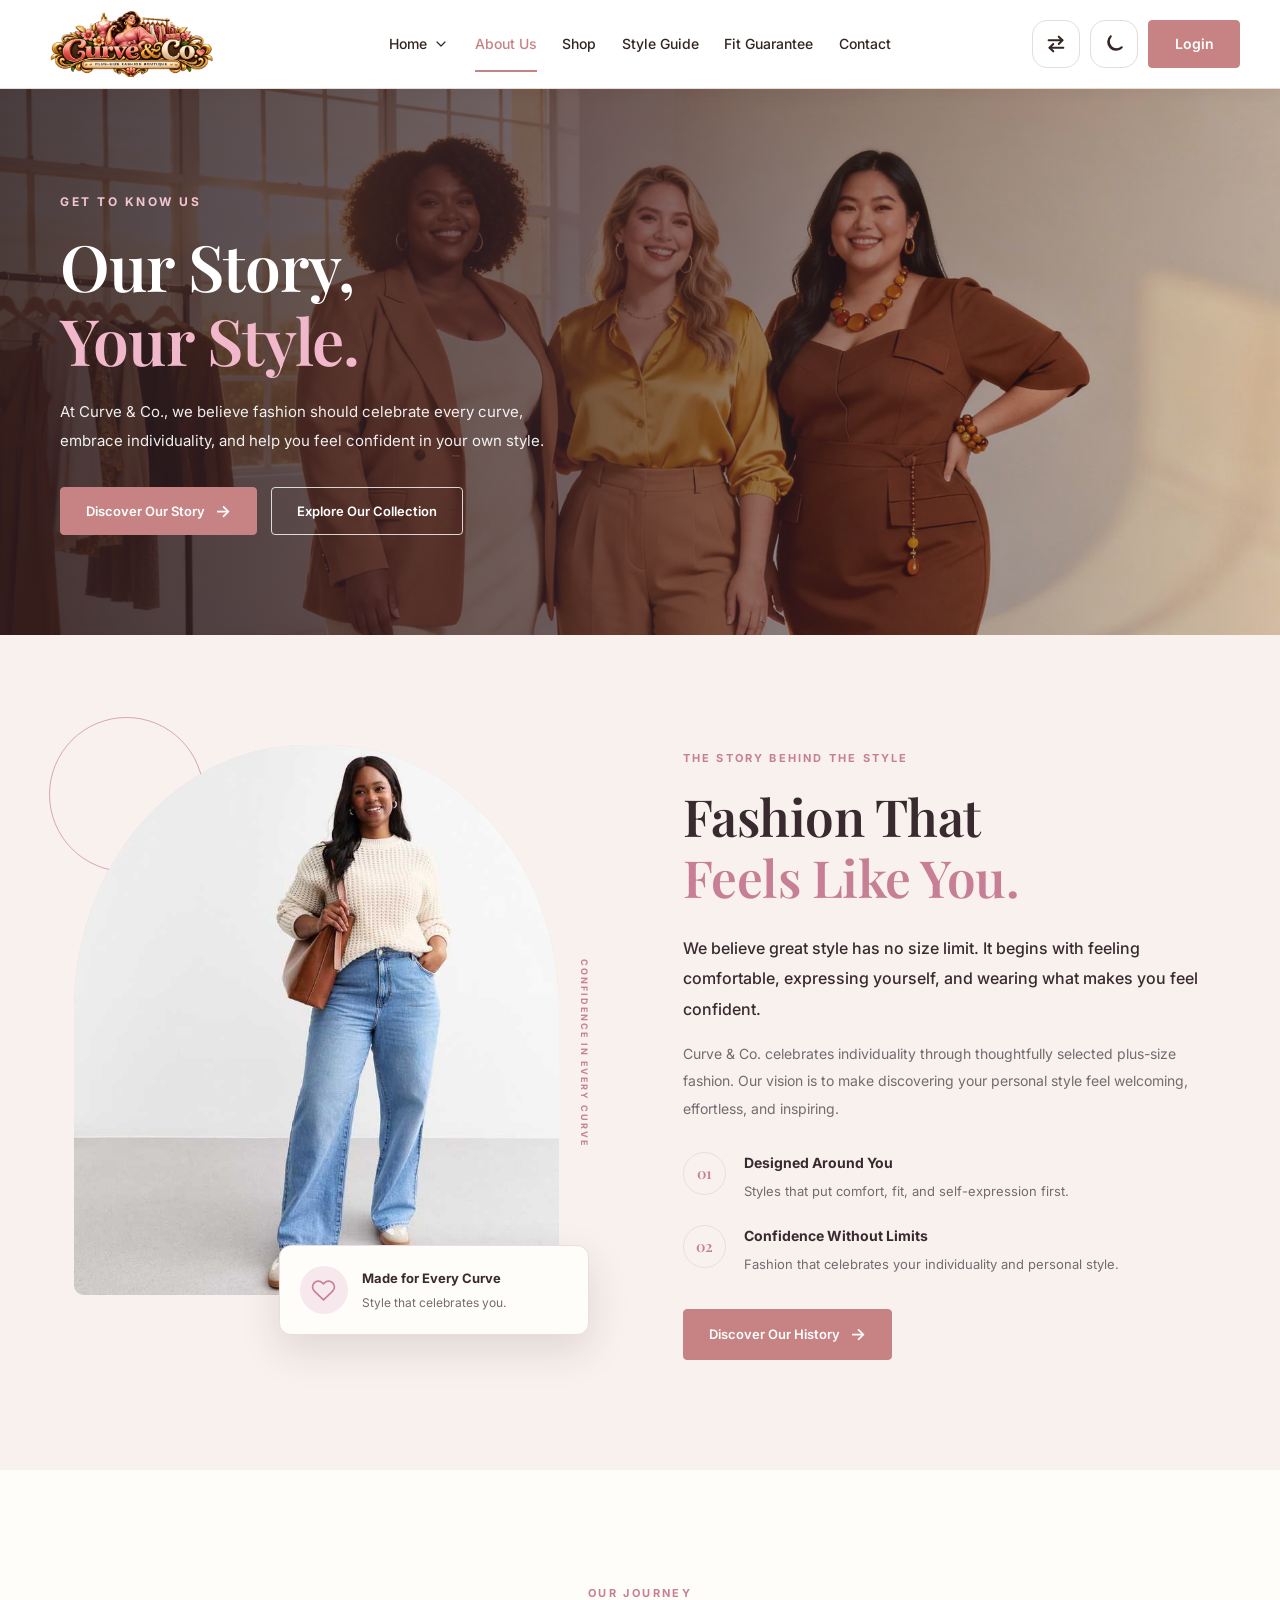
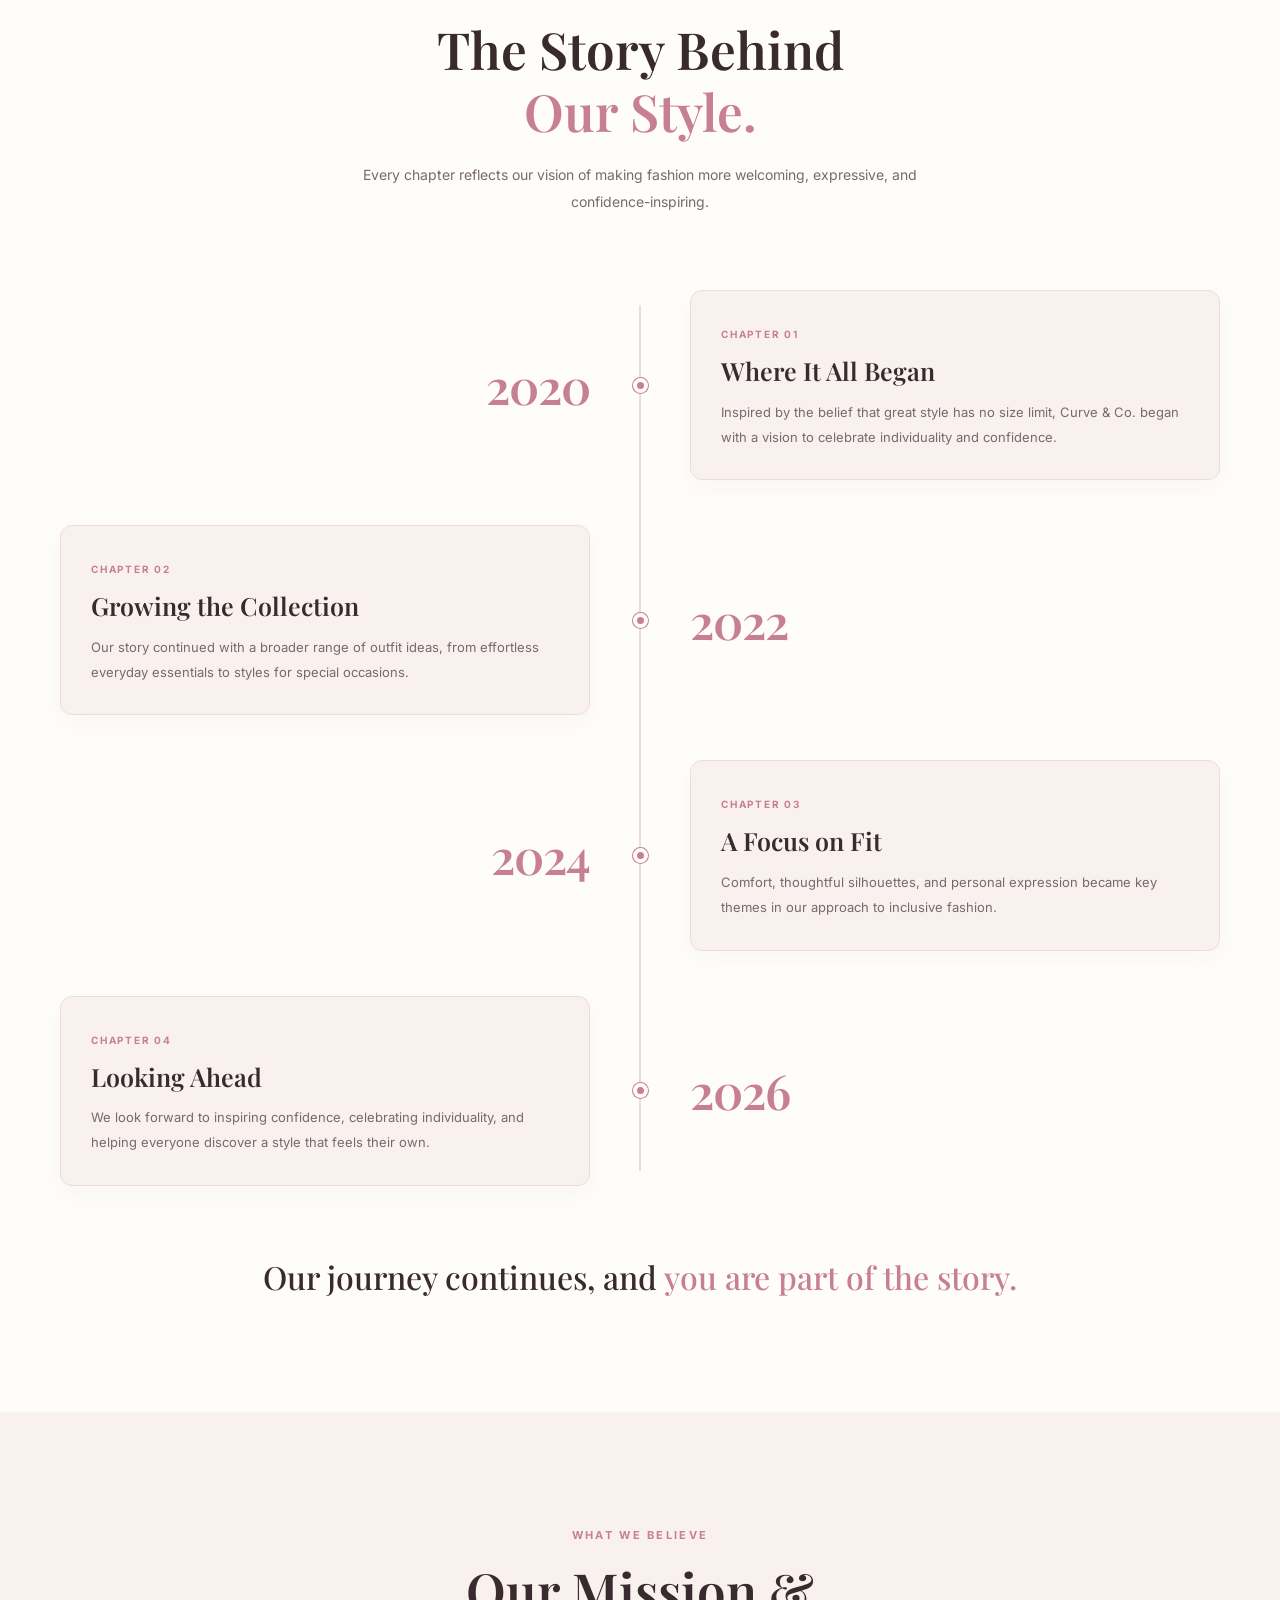
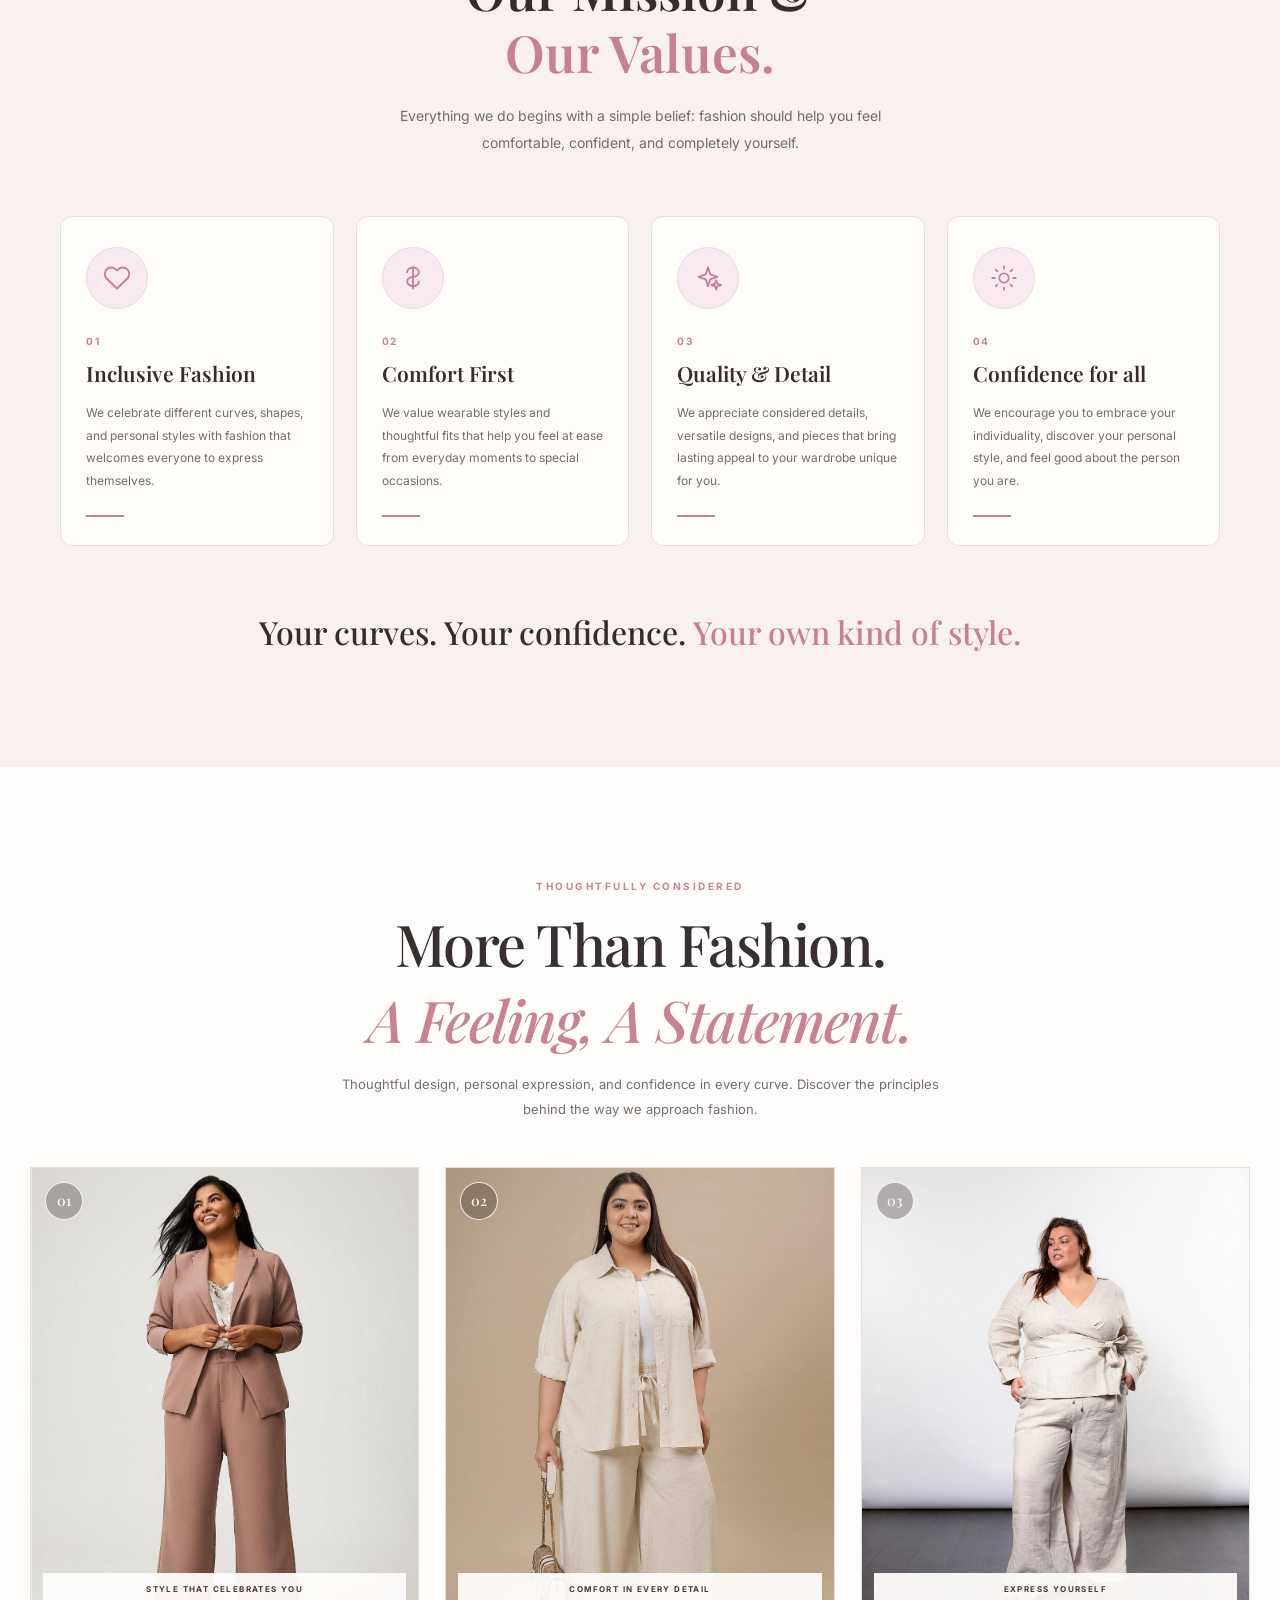
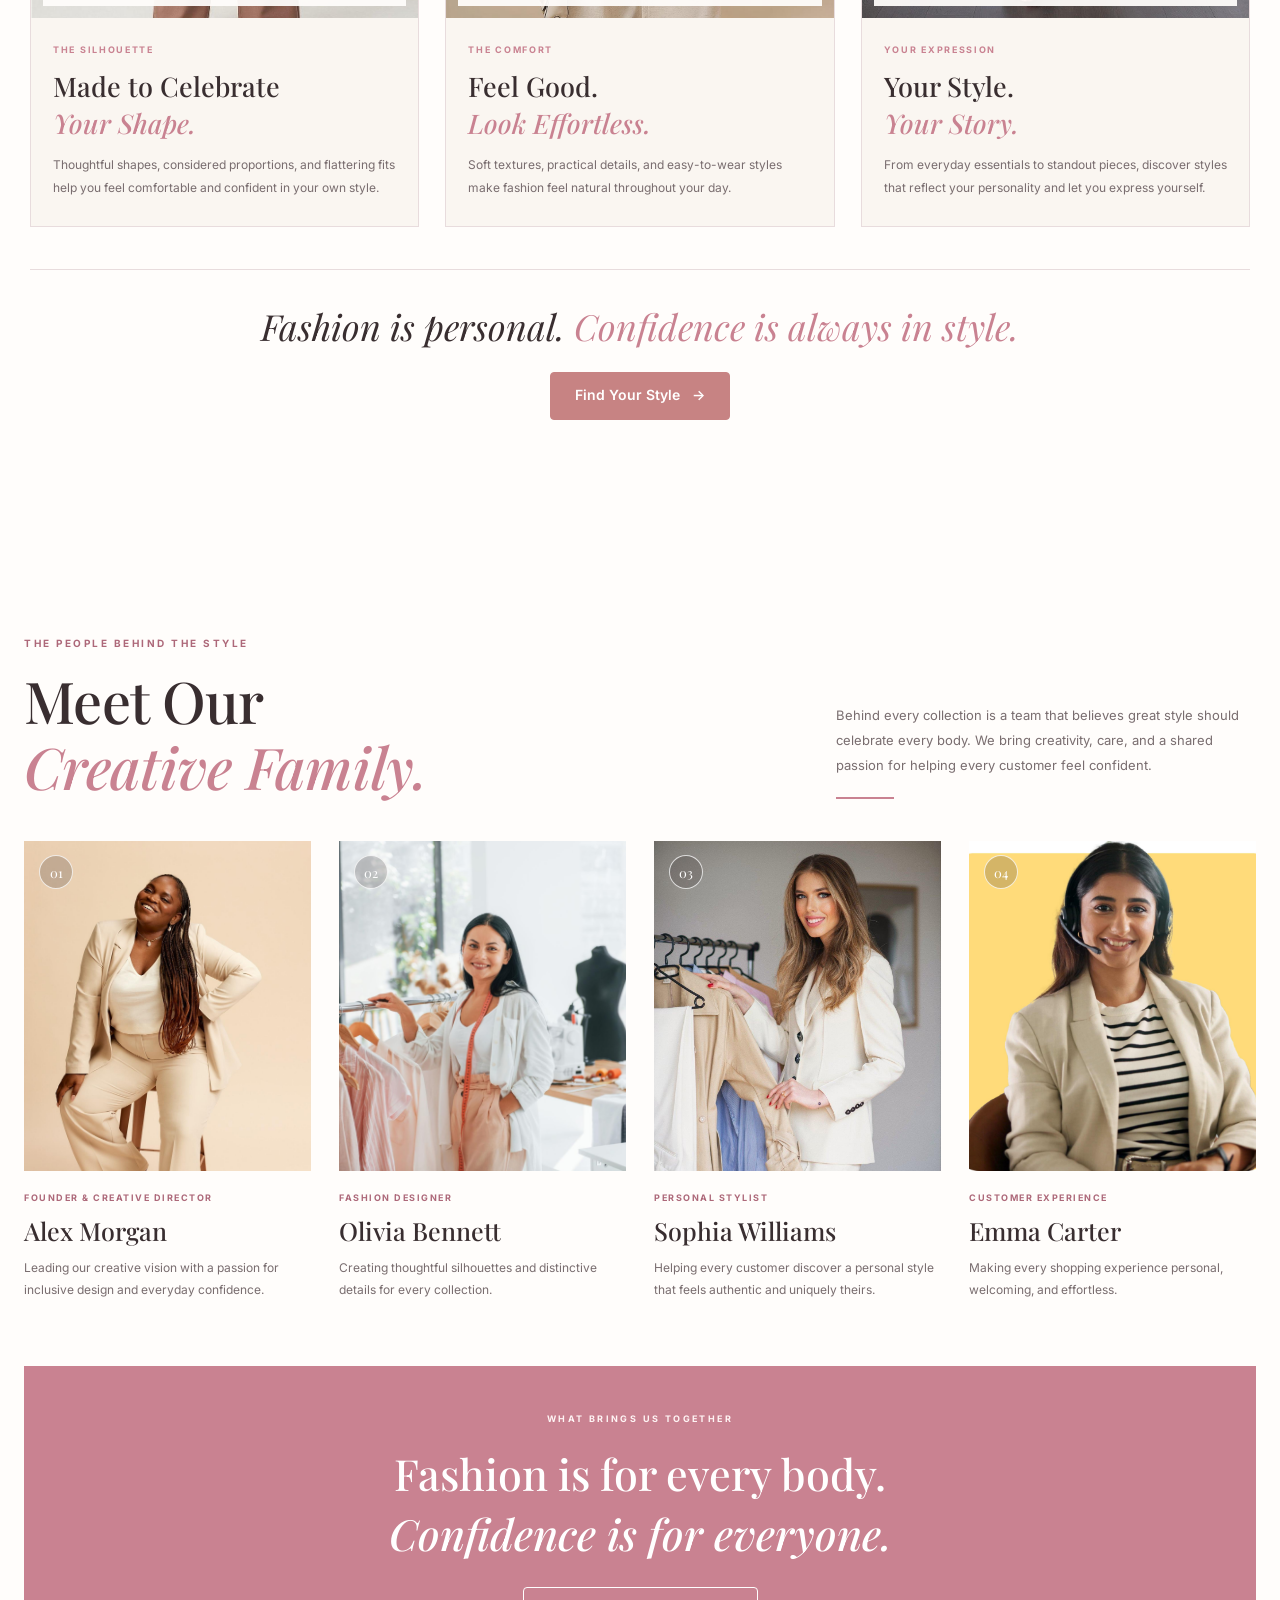
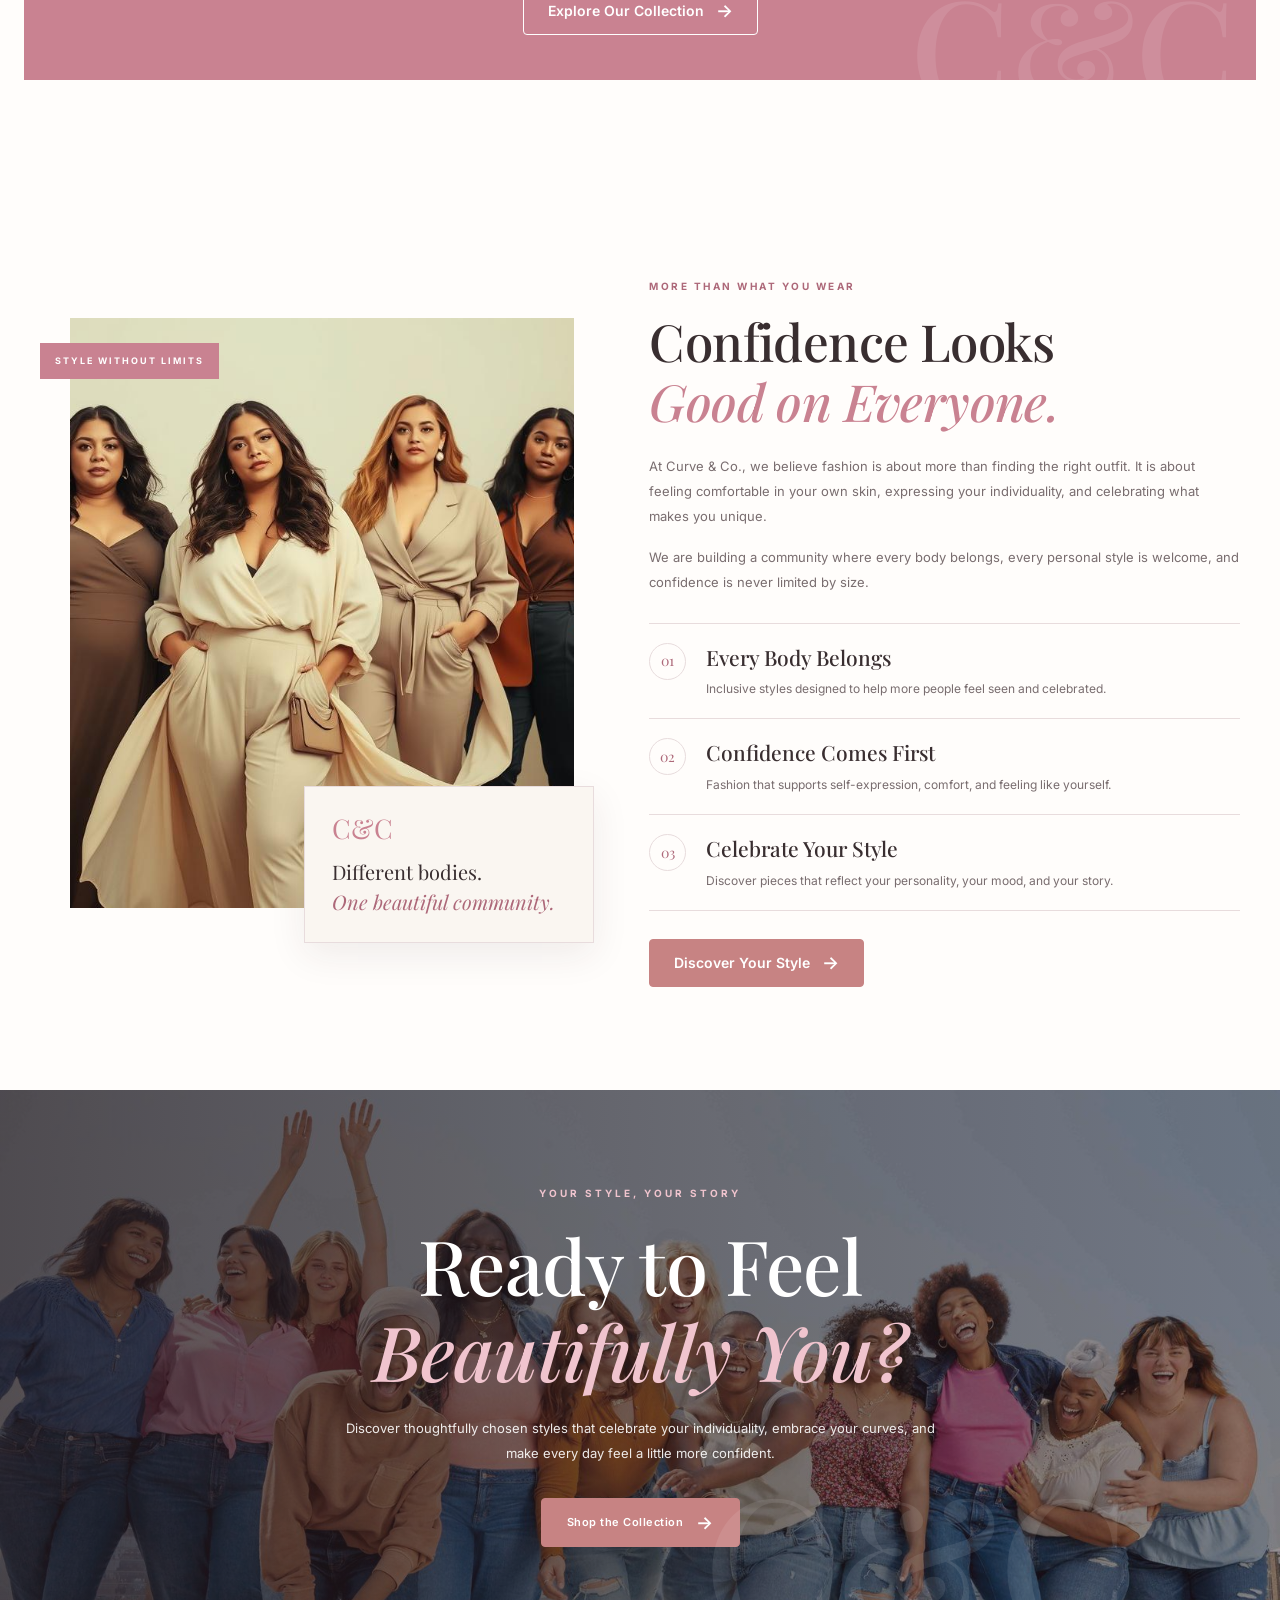
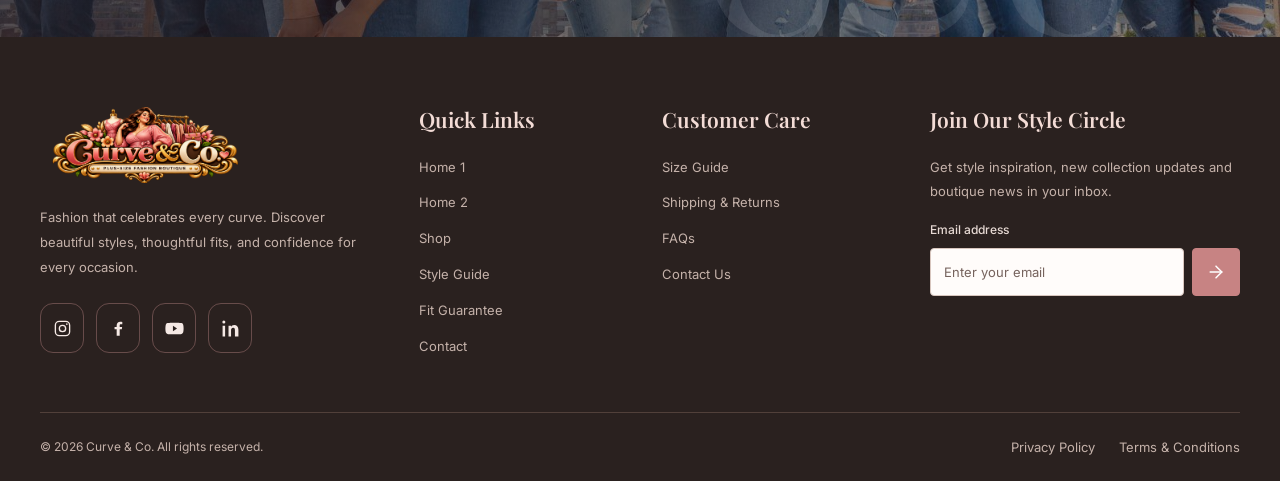
<file: about.html>
<!DOCTYPE html>
<html lang="en">
<head>
    <meta charset="UTF-8">
    <meta name="viewport" content="width=device-width, initial-scale=1.0">

    <meta
        name="description"
        content="Discover stylish, inclusive plus-size fashion at Curve & Co."
    >

    <title>Curve & Co. | Plus-Size Fashion Boutique</title>
    <link
    rel="icon"
    type="image/png"
    href="images/logo.png"
>


    <!-- Google Fonts -->
    <link rel="preconnect" href="https://fonts.googleapis.com">
    <link rel="preconnect" href="https://fonts.gstatic.com" crossorigin>

    <link
        href="https://fonts.googleapis.com/css2?family=Inter:wght@400;500;600;700&family=Playfair+Display:wght@400;500;600;700&display=swap"
        rel="stylesheet"
    >

    <!-- CSS -->
    <link rel="stylesheet" href="css/style.css">
    <link rel="stylesheet" href="css/responsive.css">
    
</head>

<body>

    <!-- =====================================
         HEADER
    ====================================== -->

    <header class="curve-header" id="curveHeader">

        <div class="curve-header-container">

            <!-- LOGO - LEFT -->

            <a
                href="index.html"
                class="curve-logo"
                aria-label="Curve & Co. Home"
            >
                <img
                    src="images/logo.png"
                    alt="Curve & Co. Plus-Size Fashion Boutique"
                    class="curve-logo-img"
                >
            </a>


            <!-- DESKTOP NAVIGATION - CENTER -->

            <nav
                class="curve-desktop-nav"
                aria-label="Main navigation"
            >

                <ul class="curve-nav-list">

                    <!-- HOME DROPDOWN -->

                    <li class="curve-nav-item curve-home-dropdown">

                        <button
                            type="button"
                            class="curve-nav-link curve-home-toggle"
                            aria-expanded="false"
                            aria-controls="curveHomeDropdown"
                        >
                            <span>Home</span>

                            <svg viewBox="0 0 24 24" aria-hidden="true">
                                <path d="m6 9 6 6 6-6"/>
                            </svg>
                        </button>

                        <ul
                            class="curve-dropdown-menu"
                            id="curveHomeDropdown"
                        >
                            <li>
                                <a href="index.html">Home 1</a>
                            </li>

                            <li>
                                <a href="home2.html">Home 2</a>
                            </li>
                        </ul>

                    </li>
                    <li class="curve-nav-item">
                        <a href="about.html" class="curve-nav-link active">
                            About Us
                        </a>
                    </li>


                    <!-- SHOP -->

                    <li class="curve-nav-item">
                        <a href="shop.html" class="curve-nav-link">
                            Shop
                        </a>
                    </li>


                    <!-- STYLE GUIDE -->

                    <li class="curve-nav-item">
                        <a
                            href="style-guide.html"
                            class="curve-nav-link"
                        >
                            Style Guide
                        </a>
                    </li>


                    <!-- FIT GUARANTEE -->

                    <li class="curve-nav-item">
                        <a
                            href="fit-guarantee.html"
                            class="curve-nav-link"
                        >
                            Fit Guarantee
                        </a>
                    </li>


                    <!-- CONTACT -->

                    <li class="curve-nav-item">
                        <a
                            href="contact.html"
                            class="curve-nav-link"
                        >
                            Contact
                        </a>
                    </li>

                </ul>

            </nav>


            <!-- DESKTOP ACTIONS - RIGHT -->

            <div class="curve-header-actions">

                <!-- RTL BUTTON -->

                <button
                    type="button"
                    class="curve-icon-btn curve-rtl-toggle"
                    data-curve-rtl
                    aria-label="Toggle right-to-left layout"
                    aria-pressed="false"
                    title="Toggle RTL"
                >
                    <svg
                        viewBox="0 0 24 24"
                        aria-hidden="true"
                    >
                        <path d="M4 8h15"/>
                        <path d="m15 4 4 4-4 4"/>
                        <path d="M20 16H5"/>
                        <path d="m9 12-4 4 4 4"/>
                    </svg>
                </button>


                <!-- DARK MODE BUTTON -->

                <button
                    type="button"
                    class="curve-icon-btn curve-theme-toggle"
                    data-curve-theme
                    aria-label="Toggle dark mode"
                    aria-pressed="false"
                    title="Toggle dark mode"
                >
                    <svg
                        viewBox="0 0 24 24"
                        aria-hidden="true"
                    >
                        <path
                            d="M20.5 15.5A8.5 8.5 0 0 1 8.5 3.5
                            8.5 8.5 0 1 0 20.5 15.5Z"
                        />
                    </svg>
                </button>


                <!-- LOGIN BUTTON -->

                <a href="login.html" class="curve-login-btn">
                    Login
                </a>

            </div>


            <!-- HAMBURGER BUTTON -->

            <button
                type="button"
                class="curve-menu-toggle"
                id="curveMenuToggle"
                aria-label="Open navigation menu"
                aria-expanded="false"
                aria-controls="curveMobilePanel"
            >

                <!-- MENU ICON -->

                <svg
                    class="curve-menu-icon"
                    viewBox="0 0 24 24"
                    aria-hidden="true"
                >
                    <path d="M4 6h16"/>
                    <path d="M4 12h16"/>
                    <path d="M4 18h16"/>
                </svg>

                <!-- CLOSE ICON -->

                <svg
                    class="curve-close-icon"
                    viewBox="0 0 24 24"
                    aria-hidden="true"
                >
                    <path d="m6 6 12 12"/>
                    <path d="M18 6 6 18"/>
                </svg>

            </button>

        </div>


        <!-- =====================================
             RESPONSIVE HAMBURGER PANEL
        ====================================== -->

        <div
            class="curve-mobile-panel"
            id="curveMobilePanel"
            aria-hidden="true"
            inert
        >

            <!-- MOBILE NAVIGATION -->

            <nav
                class="curve-mobile-nav"
                aria-label="Responsive navigation"
            >

                <ul class="curve-mobile-nav-list">

                    <!-- HOME DROPDOWN -->

                    <li class="curve-mobile-nav-item curve-mobile-home">

                        <button
                            type="button"
                            class="curve-mobile-link curve-mobile-home-toggle"
                            aria-expanded="false"
                            aria-controls="curveMobileHomeDropdown"
                        >
                            <span>Home</span>

                            <svg viewBox="0 0 24 24" aria-hidden="true">
                                <path d="m6 9 6 6 6-6"/>
                            </svg>
                        </button>

                        <ul
                            class="curve-mobile-dropdown"
                            id="curveMobileHomeDropdown"
                            hidden
                        >
                            <li>
                                <a href="index.html">Home 1</a>
                            </li>

                            <li>
                                <a href="home2.html">Home 2</a>
                            </li>
                        </ul>

                    </li>
                    <li class="curve-mobile-nav-item">
                        <a href="about.html" class="curve-mobile-link active">
                            About Us
                        </a>
                    </li>


                    <!-- SHOP -->

                    <li class="curve-mobile-nav-item">
                        <a href="shop.html" class="curve-mobile-link">
                            Shop
                        </a>
                    </li>


                    <!-- STYLE GUIDE -->

                    <li class="curve-mobile-nav-item">
                        <a
                            href="style-guide.html"
                            class="curve-mobile-link"
                        >
                            Style Guide
                        </a>
                    </li>


                    <!-- FIT GUARANTEE -->

                    <li class="curve-mobile-nav-item">
                        <a
                            href="fit-guarantee.html"
                            class="curve-mobile-link"
                        >
                            Fit Guarantee
                        </a>
                    </li>


                    <!-- CONTACT -->

                    <li class="curve-mobile-nav-item">
                        <a
                            href="contact.html"
                            class="curve-mobile-link"
                        >
                            Contact
                        </a>
                    </li>

                </ul>

            </nav>


            <!-- MOBILE ACTION BUTTONS -->

            <div class="curve-mobile-actions">

                <!-- RTL -->

                <button
                    type="button"
                    class="curve-icon-btn curve-rtl-toggle"
                    data-curve-rtl
                    aria-label="Toggle right-to-left layout"
                    aria-pressed="false"
                    title="Toggle RTL"
                >
                    <svg viewBox="0 0 24 24" aria-hidden="true">
                        <path d="M4 8h15"/>
                        <path d="m15 4 4 4-4 4"/>
                        <path d="M20 16H5"/>
                        <path d="m9 12-4 4 4 4"/>
                    </svg>
                </button>


                <!-- DARK MODE -->

                <button
                    type="button"
                    class="curve-icon-btn curve-theme-toggle"
                    data-curve-theme
                    aria-label="Toggle dark mode"
                    aria-pressed="false"
                    title="Toggle dark mode"
                >
                    <svg viewBox="0 0 24 24" aria-hidden="true">
                        <path
                            d="M20.5 15.5A8.5 8.5 0 0 1 8.5 3.5
                            8.5 8.5 0 1 0 20.5 15.5Z"
                        />
                    </svg>
                </button>


                <!-- LOGIN -->

                <a href="login.html" class="curve-login-btn">
                    Login
                </a>

            </div>

        </div>

    </header>


    <!-- =====================================
         PAGE CONTENT
    ====================================== -->

    <main id="mainContent">

<!-- ==========================================
     CURVE & CO. - ABOUT HERO
========================================== -->

<section class="cc-about-hero" id="ccAboutHero">
    <div class="cc-about-hero-background">
        <img
            src="images/about-hero.jpg"
            alt="Curve & Co. inclusive fashion collection"
            fetchpriority="high"
            width="1600"
            height="750"
        >
    </div>

    <div class="cc-about-hero-overlay"></div>

    <div class="cc-about-hero-container">
        <div class="cc-about-hero-content">

            <span class="cc-about-hero-eyebrow">
                GET TO KNOW US
            </span>

            <h1 class="cc-about-hero-title">
                Our Story,
                <span>Your Style.</span>
            </h1>

            <p class="cc-about-hero-description">
                At Curve & Co., we believe fashion should celebrate
                every curve, embrace individuality, and help you
                feel confident in your own style.
            </p>

            <div class="cc-about-hero-actions">
                <a href="#ccAboutStory"
                   class="cc-btn-primary cc-about-hero-primary">
                    Discover Our Story
                    <span aria-hidden="true">&rarr;</span>
                </a>

                <a href="shop.html"
                   class="cc-btn-secondary cc-about-hero-secondary">
                    Explore Our Collection
                </a>
            </div>

        </div>
    </div>
</section>

<!-- END ABOUT HERO -->

<!-- ==========================================
     ABOUT PAGE - OUR STORY
========================================== -->

<section class="cc-about-story" id="ccAboutStory">
    <div class="cc-about-story-container">

        <!-- LEFT: IMAGE WITH FLOATING CARD -->
        <div class="cc-about-story-visual">

            <!-- Decorative Circle -->
            <div class="cc-about-story-decoration"
                 aria-hidden="true"></div>

            <!-- Main Image -->
            <div class="cc-about-story-image">
                <img
                    src="images/about-our-story.jpg"
                    alt="A confident woman wearing an elegant Curve & Co. outfit"
                    loading="lazy"
                    width="650"
                    height="800"
                >
            </div>

            <!-- Floating Card -->
            <div class="cc-about-story-floating-card">
                <span class="cc-about-story-card-icon"
                      aria-hidden="true">
                    <svg
                        xmlns="http://www.w3.org/2000/svg"
                        width="25"
                        height="25"
                        viewBox="0 0 24 24"
                        fill="none"
                        stroke="currentColor"
                        stroke-width="1.6"
                        stroke-linecap="round"
                        stroke-linejoin="round"
                    >
                        <path d="M20.8 4.6a5.5 5.5 0 0 0-7.8 0L12 5.7l-1.1-1.1a5.5 5.5 0 0 0-7.8 7.8l1.1 1.1L12 21l7.8-7.5 1.1-1.1a5.5 5.5 0 0 0-.1-7.8Z"/>
                    </svg>
                </span>

                <div class="cc-about-story-card-content">
                    <strong>Made for Every Curve</strong>
                    <p>Style that celebrates you.</p>
                </div>
            </div>

            <!-- Decorative Label -->
            <span class="cc-about-story-vertical-label">
                CONFIDENCE IN EVERY CURVE
            </span>

        </div>

        <!-- RIGHT: STORY CONTENT -->
        <div class="cc-about-story-content">

            <span class="cc-about-story-eyebrow">
                THE STORY BEHIND THE STYLE
            </span>

            <h2 class="cc-about-story-title">
                Fashion That
                <span>Feels Like You.</span>
            </h2>

            <p class="cc-about-story-intro">
                We believe great style has no size limit.
                It begins with feeling comfortable, expressing
                yourself, and wearing what makes you feel confident.
            </p>

            <p class="cc-about-story-description">
                Curve &amp; Co. celebrates individuality through
                thoughtfully selected plus-size fashion. Our vision
                is to make discovering your personal style feel
                welcoming, effortless, and inspiring.
            </p>

            <!-- Story Highlights -->
            <div class="cc-about-story-highlights">

                <div class="cc-about-story-highlight">
                    <span class="cc-about-story-highlight-number">
                        01
                    </span>

                    <div class="cc-about-story-highlight-content">
                        <h3>Designed Around You</h3>
                        <p>
                            Styles that put comfort, fit, and
                            self-expression first.
                        </p>
                    </div>
                </div>

                <div class="cc-about-story-highlight">
                    <span class="cc-about-story-highlight-number">
                        02
                    </span>

                    <div class="cc-about-story-highlight-content">
                        <h3>Confidence Without Limits</h3>
                        <p>
                            Fashion that celebrates your individuality
                            and personal style.
                        </p>
                    </div>
                </div>

            </div>

            <!-- CTA -->
            <a href="#ccAboutHistory"
               class="cc-btn-primary cc-about-story-button">
                Discover Our History
                <span aria-hidden="true">&rarr;</span>
            </a>

        </div>

    </div>
</section>

<!-- END ABOUT PAGE - OUR STORY -->

<!-- ==========================================
     ABOUT PAGE - OUR HISTORY TIMELINE
========================================== -->

<section class="cc-about-history" id="ccAboutHistory">

    <div class="cc-about-history-container">

        <!-- SECTION HEADER -->
        <div class="cc-about-history-header">

            <span class="cc-about-history-eyebrow">
                OUR JOURNEY
            </span>

            <h2 class="cc-about-history-title">
                The Story Behind
                <span>Our Style.</span>
            </h2>

            <p class="cc-about-history-description">
                Every chapter reflects our vision of making fashion
                more welcoming, expressive, and confidence-inspiring.
            </p>

        </div>

        <!-- TIMELINE -->
        <div class="cc-about-history-timeline">

            <!-- MILESTONE 1 -->
            <article class="cc-about-history-item">

                <div class="cc-about-history-year">
                    <span>2020</span>
                </div>

                <div class="cc-about-history-marker"
                     aria-hidden="true"></div>

                <div class="cc-about-history-card">

                    <span class="cc-about-history-label">
                        CHAPTER 01
                    </span>

                    <h3 class="cc-about-history-card-title">
                        Where It All Began
                    </h3>

                    <p class="cc-about-history-card-description">
                        Inspired by the belief that great style has no
                        size limit, Curve &amp; Co. began with a vision
                        to celebrate individuality and confidence.
                    </p>

                </div>

            </article>

            <!-- MILESTONE 2 -->
            <article class="cc-about-history-item">

                <div class="cc-about-history-year">
                    <span>2022</span>
                </div>

                <div class="cc-about-history-marker"
                     aria-hidden="true"></div>

                <div class="cc-about-history-card">

                    <span class="cc-about-history-label">
                        CHAPTER 02
                    </span>

                    <h3 class="cc-about-history-card-title">
                        Growing the Collection
                    </h3>

                    <p class="cc-about-history-card-description">
                        Our story continued with a broader range of
                        outfit ideas, from effortless everyday
                        essentials to styles for special occasions.
                    </p>

                </div>

            </article>

            <!-- MILESTONE 3 -->
            <article class="cc-about-history-item">

                <div class="cc-about-history-year">
                    <span>2024</span>
                </div>

                <div class="cc-about-history-marker"
                     aria-hidden="true"></div>

                <div class="cc-about-history-card">

                    <span class="cc-about-history-label">
                        CHAPTER 03
                    </span>

                    <h3 class="cc-about-history-card-title">
                        A Focus on Fit
                    </h3>

                    <p class="cc-about-history-card-description">
                        Comfort, thoughtful silhouettes, and
                        personal expression became key themes in
                        our approach to inclusive fashion.
                    </p>

                </div>

            </article>

            <!-- MILESTONE 4 -->
            <article class="cc-about-history-item">

                <div class="cc-about-history-year">
                    <span>2026</span>
                </div>

                <div class="cc-about-history-marker"
                     aria-hidden="true"></div>

                <div class="cc-about-history-card">

                    <span class="cc-about-history-label">
                        CHAPTER 04
                    </span>

                    <h3 class="cc-about-history-card-title">
                        Looking Ahead
                    </h3>

                    <p class="cc-about-history-card-description">
                        We look forward to inspiring confidence,
                        celebrating individuality, and helping
                        everyone discover a style that feels their own.
                    </p>

                </div>

            </article>

        </div>

        <!-- CLOSING STATEMENT -->
        <div class="cc-about-history-footer">

            <p>
                Our journey continues, and
                <span>you are part of the story.</span>
            </p>

        </div>

    </div>

</section>

<!-- END ABOUT PAGE - OUR HISTORY -->

<!-- ==========================================
     ABOUT PAGE - OUR MISSION & VALUES
========================================== -->

<section class="cc-about-values" id="ccAboutValues">

    <div class="cc-about-values-container">

        <!-- SECTION HEADER -->
        <div class="cc-about-values-header">

            <span class="cc-about-values-eyebrow">
                WHAT WE BELIEVE
            </span>

            <h2 class="cc-about-values-title">
                Our Mission &
                <span>Our Values.</span>
            </h2>

            <p class="cc-about-values-description">
                Everything we do begins with a simple belief:
                fashion should help you feel comfortable, confident,
                and completely yourself.
            </p>

        </div>

        <!-- VALUES GRID -->
        <div class="cc-about-values-grid">

            <!-- VALUE 1 -->
            <article class="cc-about-values-card">

                <div class="cc-about-values-icon">
                    <svg
                        xmlns="http://www.w3.org/2000/svg"
                        width="30"
                        height="30"
                        viewBox="0 0 24 24"
                        fill="none"
                        stroke="currentColor"
                        stroke-width="1.6"
                        stroke-linecap="round"
                        stroke-linejoin="round"
                        aria-hidden="true"
                    >
                        <path d="M20.8 4.6a5.5 5.5 0 0 0-7.8 0L12 5.7l-1.1-1.1a5.5 5.5 0 0 0-7.8 7.8l1.1 1.1L12 21l7.8-7.5 1.1-1.1a5.5 5.5 0 0 0-.1-7.8Z"/>
                    </svg>
                </div>

                <span class="cc-about-values-number">01</span>

                <h3 class="cc-about-values-card-title">
                    Inclusive Fashion
                </h3>

                <p class="cc-about-values-card-description">
                    We celebrate different curves, shapes, and
                    personal styles with fashion that welcomes
                    everyone to express themselves.
                </p>

                <span class="cc-about-values-card-line"
                      aria-hidden="true"></span>

            </article>

            <!-- VALUE 2 -->
            <article class="cc-about-values-card">

                <div class="cc-about-values-icon">
                    <svg
                        xmlns="http://www.w3.org/2000/svg"
                        width="30"
                        height="30"
                        viewBox="0 0 24 24"
                        fill="none"
                        stroke="currentColor"
                        stroke-width="1.6"
                        stroke-linecap="round"
                        stroke-linejoin="round"
                        aria-hidden="true"
                    >
                        <path d="M12 3v18"/>
                        <path d="M7 7c0-2.2 2.2-4 5-4s5 1.8 5 4-2.2 4-5 4-5 1.8-5 4 2.2 4 5 4 5-1.8 5-4"/>
                    </svg>
                </div>

                <span class="cc-about-values-number">02</span>

                <h3 class="cc-about-values-card-title">
                    Comfort First
                </h3>

                <p class="cc-about-values-card-description">
                    We value wearable styles and thoughtful fits
                    that help you feel at ease from everyday moments
                    to special occasions.
                </p>

                <span class="cc-about-values-card-line"
                      aria-hidden="true"></span>

            </article>

            <!-- VALUE 3 -->
            <article class="cc-about-values-card">

                <div class="cc-about-values-icon">
                    <svg
                        xmlns="http://www.w3.org/2000/svg"
                        width="30"
                        height="30"
                        viewBox="0 0 24 24"
                        fill="none"
                        stroke="currentColor"
                        stroke-width="1.6"
                        stroke-linecap="round"
                        stroke-linejoin="round"
                        aria-hidden="true"
                    >
                        <path d="m12 3 1.9 5.8L20 11l-6.1 2.2L12 19l-1.9-5.8L4 11l6.1-2.2L12 3Z"/>
                        <path d="m19 14 1.1 3.1L23 18l-2.9 1L19 22l-1.1-3-2.9-1 2.9-.9L19 14Z"/>
                    </svg>
                </div>

                <span class="cc-about-values-number">03</span>

                <h3 class="cc-about-values-card-title">
                    Quality &amp; Detail
                </h3>

                <p class="cc-about-values-card-description">
                    We appreciate considered details, versatile
                    designs, and pieces that bring lasting appeal
                    to your wardrobe unique for you.
                </p>

                <span class="cc-about-values-card-line"
                      aria-hidden="true"></span>

            </article>

            <!-- VALUE 4 -->
            <article class="cc-about-values-card">

                <div class="cc-about-values-icon">
                    <svg
                        xmlns="http://www.w3.org/2000/svg"
                        width="30"
                        height="30"
                        viewBox="0 0 24 24"
                        fill="none"
                        stroke="currentColor"
                        stroke-width="1.6"
                        stroke-linecap="round"
                        stroke-linejoin="round"
                        aria-hidden="true"
                    >
                        <circle cx="12" cy="12" r="4"/>
                        <path d="M12 2v2"/>
                        <path d="M12 20v2"/>
                        <path d="m4.93 4.93 1.42 1.42"/>
                        <path d="m17.65 17.65 1.42 1.42"/>
                        <path d="M2 12h2"/>
                        <path d="M20 12h2"/>
                        <path d="m4.93 19.07 1.42-1.42"/>
                        <path d="m17.65 6.35 1.42-1.42"/>
                    </svg>
                </div>

                <span class="cc-about-values-number">04</span>

                <h3 class="cc-about-values-card-title">
                    Confidence for all
                </h3>

                <p class="cc-about-values-card-description">
                    We encourage you to embrace your individuality,
                    discover your personal style, and feel good
                    about the person you are.
                </p>

                <span class="cc-about-values-card-line"
                      aria-hidden="true"></span>

            </article>

        </div>

        <!-- CLOSING STATEMENT -->
        <div class="cc-about-values-footer">
            <p>
                Your curves. Your confidence.
                <span>Your own kind of style.</span>
            </p>
        </div>

    </div>

</section>

<!-- END ABOUT PAGE - OUR MISSION & VALUES -->

<!-- ==========================================
     ABOUT PAGE — DESIGN PHILOSOPHY
=========================================== -->

<!-- ==========================================
     CURVE & CO. — DESIGN PHILOSOPHY
========================================== -->

<section class="cc-about-philosophy" id="ccAboutPhilosophy">

    <div class="cc-about-philosophy-container">

        <!-- SECTION HEADER -->
        <header class="cc-about-philosophy-header">

            <span class="cc-about-philosophy-eyebrow">
                THOUGHTFULLY CONSIDERED
            </span>

            <h2 class="cc-about-philosophy-title">
                More Than Fashion.
                <span>A Feeling, A Statement.</span>
            </h2>

            <p class="cc-about-philosophy-intro">
                Thoughtful design, personal expression, and confidence
                in every curve. Discover the principles behind the way
                we approach fashion.
            </p>

        </header>


        <!-- THREE EQUAL FEATURE CARDS -->
        <div class="cc-about-philosophy-grid">

            <!-- FEATURE 01 -->
            <article class="cc-about-philosophy-card">

                <div class="cc-about-philosophy-image-wrap">

                    <img
                        src="images/about-philosophy-silhouette.jpg"
                        alt="Model wearing an elegant, tailored neutral outfit"
                        class="cc-about-philosophy-image"
                        loading="lazy"
                    >

                    <span class="cc-about-philosophy-image-label">
                        STYLE THAT CELEBRATES YOU
                    </span>

                    <span class="cc-about-philosophy-number">
                        01
                    </span>

                </div>

                <div class="cc-about-philosophy-card-content">

                    <span class="cc-about-philosophy-card-label">
                        THE SILHOUETTE
                    </span>

                    <h3>
                        Made to Celebrate
                        <span>Your Shape.</span>
                    </h3>

                    <p>
                        Thoughtful shapes, considered proportions, and
                        flattering fits help you feel comfortable and
                        confident in your own style.
                    </p>

                </div>

            </article>


            <!-- FEATURE 02 -->
            <article class="cc-about-philosophy-card">

                <div class="cc-about-philosophy-image-wrap">

                    <img
                        src="images/about-philosophy-detail.jpg"
                        alt="Close-up of soft fabric and carefully finished clothing details"
                        class="cc-about-philosophy-image"
                        loading="lazy"
                    >

                    <span class="cc-about-philosophy-image-label">
                        COMFORT IN EVERY DETAIL
                    </span>

                    <span class="cc-about-philosophy-number">
                        02
                    </span>

                </div>

                <div class="cc-about-philosophy-card-content">

                    <span class="cc-about-philosophy-card-label">
                        THE COMFORT
                    </span>

                    <h3>
                        Feel Good.
                        <span>Look Effortless.</span>
                    </h3>

                    <p>
                        Soft textures, practical details, and easy-to-wear
                        styles make fashion feel natural throughout
                        your day.
                    </p>

                </div>

            </article>


            <!-- FEATURE 03 -->
            <article class="cc-about-philosophy-card">

                <div class="cc-about-philosophy-image-wrap">

                    <img
                        src="images/about-philosophy-expression.jpg"
                        alt="Model expressing personal style in a contemporary outfit"
                        class="cc-about-philosophy-image"
                        loading="lazy"
                    >

                    <span class="cc-about-philosophy-image-label">
                        EXPRESS YOURSELF
                    </span>

                    <span class="cc-about-philosophy-number">
                        03
                    </span>

                </div>

                <div class="cc-about-philosophy-card-content">

                    <span class="cc-about-philosophy-card-label">
                        YOUR EXPRESSION
                    </span>

                    <h3>
                        Your Style.
                        <span>Your Story.</span>
                    </h3>

                    <p>
                        From everyday essentials to standout pieces,
                        discover styles that reflect your personality
                        and let you express yourself.
                    </p>

                </div>

            </article>

        </div>


        <!-- CLOSING STATEMENT -->
        <div class="cc-about-philosophy-footer">

            <p>
                Fashion is personal.
                <span>Confidence is always in style.</span>
            </p>

            <a href="shop.html" class="cc-btn-primary">
                Find Your Style
                <span aria-hidden="true">&rarr;</span>
            </a>

        </div>

    </div>

</section>


<!-- ==========================================
     CURVE & CO. — MEET OUR TEAM
========================================== -->

<section class="cc-about-team" id="ccAboutTeam">
    <div class="cc-about-team-container">

        <!-- SECTION HEADER -->
        <div class="cc-about-team-header">

            <div class="cc-about-team-heading">
                <span class="cc-about-team-eyebrow">
                    THE PEOPLE BEHIND THE STYLE
                </span>

                <h2 class="cc-about-team-title">
                    Meet Our
                    <span>Creative Family.</span>
                </h2>
            </div>

            <div class="cc-about-team-intro-wrap">
                <p class="cc-about-team-intro">
                    Behind every collection is a team that believes
                    great style should celebrate every body. We bring
                    creativity, care, and a shared passion for helping
                    every customer feel confident.
                </p>

                <span class="cc-about-team-intro-line"></span>
            </div>

        </div>

        <!-- TEAM GRID -->
        <div class="cc-about-team-grid">

            <!-- TEAM MEMBER 1 -->
            <article class="cc-about-team-card">

                <div class="cc-about-team-card-image">
                    <img
                        src="images/team-founder.jpg"
                        alt="Alex Morgan, founder and creative director"
                        loading="lazy"
                    >

                    <span class="cc-about-team-card-number">01</span>
                </div>

                <div class="cc-about-team-card-content">

                    <span class="cc-about-team-role">
                        FOUNDER &amp; CREATIVE DIRECTOR
                    </span>

                    <h3>Alex Morgan</h3>

                    <p>
                        Leading our creative vision with a passion
                        for inclusive design and everyday confidence.
                    </p>

                </div>

            </article>

            <!-- TEAM MEMBER 2 -->
            <article class="cc-about-team-card">

                <div class="cc-about-team-card-image">
                    <img
                        src="images/team-designer.jpg"
                        alt="Olivia Bennett, fashion designer"
                        loading="lazy"
                    >

                    <span class="cc-about-team-card-number">02</span>
                </div>

                <div class="cc-about-team-card-content">

                    <span class="cc-about-team-role">
                        FASHION DESIGNER
                    </span>

                    <h3>Olivia Bennett</h3>

                    <p>
                        Creating thoughtful silhouettes and distinctive
                        details for every collection.
                    </p>

                </div>

            </article>

            <!-- TEAM MEMBER 3 -->
            <article class="cc-about-team-card">

                <div class="cc-about-team-card-image">
                    <img
                        src="images/team-stylist.jpg"
                        alt="Sophia Williams, personal stylist"
                        loading="lazy"
                    >

                    <span class="cc-about-team-card-number">03</span>
                </div>

                <div class="cc-about-team-card-content">

                    <span class="cc-about-team-role">
                        PERSONAL STYLIST
                    </span>

                    <h3>Sophia Williams</h3>

                    <p>
                        Helping every customer discover a personal
                        style that feels authentic and uniquely theirs.
                    </p>

                </div>

            </article>

            <!-- TEAM MEMBER 4 -->
            <article class="cc-about-team-card">

                <div class="cc-about-team-card-image">
                    <img
                        src="images/team-customer-care.jpg"
                        alt="Emma Carter, customer experience specialist"
                        loading="lazy"
                    >

                    <span class="cc-about-team-card-number">04</span>
                </div>

                <div class="cc-about-team-card-content">

                    <span class="cc-about-team-role">
                        CUSTOMER EXPERIENCE
                    </span>

                    <h3>Emma Carter</h3>

                    <p>
                        Making every shopping experience personal,
                        welcoming, and effortless.
                    </p>

                </div>

            </article>

        </div>

        <!-- TEAM STATEMENT -->
        <div class="cc-about-team-statement">

            <span class="cc-about-team-statement-label">
                WHAT BRINGS US TOGETHER
            </span>

            <h3>
                Fashion is for every body.
                <span>Confidence is for everyone.</span>
            </h3>

            <a href="shop.html" class="cc-btn-secondary">
                Explore Our Collection
                <span aria-hidden="true">&rarr;</span>
            </a>

            <span class="cc-about-team-statement-number"
                  aria-hidden="true">
                C&amp;C
            </span>

        </div>

    </div>
</section>

<!-- ==========================================
     SECTION 7 — CONFIDENCE & COMMUNITY
========================================== -->

<section class="cc-about-community" id="ccAboutCommunity">
    <div class="cc-about-community-container">

        <!-- IMAGE SIDE -->
        <div class="cc-about-community-visual">

            <div class="cc-about-community-image">
                <img
                    src="images/about-community.jpg"
                    alt="Women celebrating personal style and confidence"
                    loading="lazy"
                >
            </div>

            <div class="cc-about-community-image-note">
                <span class="cc-about-community-note-mark">C&amp;C</span>

                <p>
                    Different bodies.
                    <span>One beautiful community.</span>
                </p>
            </div>

            <span class="cc-about-community-image-label">
                STYLE WITHOUT LIMITS
            </span>

        </div>

        <!-- CONTENT SIDE -->
        <div class="cc-about-community-content">

            <span class="cc-about-community-eyebrow">
                MORE THAN WHAT YOU WEAR
            </span>

            <h2 class="cc-about-community-title">
                Confidence Looks
                <span>Good on Everyone.</span>
            </h2>

            <p class="cc-about-community-description">
                At Curve &amp; Co., we believe fashion is about more
                than finding the right outfit. It is about feeling
                comfortable in your own skin, expressing your
                individuality, and celebrating what makes you unique.
            </p>

            <p class="cc-about-community-description">
                We are building a community where every body belongs,
                every personal style is welcome, and confidence is
                never limited by size.
            </p>

            <!-- COMMUNITY VALUES -->
            <div class="cc-about-community-values">

                <article class="cc-about-community-value">
                    <span class="cc-about-community-value-number">01</span>

                    <div class="cc-about-community-value-content">
                        <h3>Every Body Belongs</h3>

                        <p>
                            Inclusive styles designed to help more
                            people feel seen and celebrated.
                        </p>
                    </div>
                </article>

                <article class="cc-about-community-value">
                    <span class="cc-about-community-value-number">02</span>

                    <div class="cc-about-community-value-content">
                        <h3>Confidence Comes First</h3>

                        <p>
                            Fashion that supports self-expression,
                            comfort, and feeling like yourself.
                        </p>
                    </div>
                </article>

                <article class="cc-about-community-value">
                    <span class="cc-about-community-value-number">03</span>

                    <div class="cc-about-community-value-content">
                        <h3>Celebrate Your Style</h3>

                        <p>
                            Discover pieces that reflect your
                            personality, your mood, and your story.
                        </p>
                    </div>
                </article>

            </div>

            <!-- CTA -->
            <a href="shop.html" class="cc-btn-primary">
                Discover Your Style
                <span aria-hidden="true">&rarr;</span>
            </a>

        </div>

    </div>
</section>

<!-- ==========================================
     SECTION 8 — FINAL CTA BANNER
     CURVE & CO.
========================================== -->

<section class="cc-about-final-cta" id="ccAboutFinalCta">

    <!-- BACKGROUND IMAGE -->
    <div class="cc-about-final-cta-background">
        <img
            src="images/about-final-cta.jpg"
            alt="Elegant plus-size fashion collection"
            loading="lazy"
        >
    </div>

    <!-- DARK OVERLAY -->
    <div class="cc-about-final-cta-overlay"></div>

    <!-- CTA CONTENT -->
    <div class="cc-about-final-cta-container">

        <span class="cc-about-final-cta-eyebrow">
            YOUR STYLE, YOUR STORY
        </span>

        <h2 class="cc-about-final-cta-title">
            Ready to Feel
            <span>Beautifully You?</span>
        </h2>

        <p class="cc-about-final-cta-description">
            Discover thoughtfully chosen styles that celebrate your
            individuality, embrace your curves, and make every day
            feel a little more confident.
        </p>

        <div class="cc-about-final-cta-actions">

            <a href="shop.html" class="cc-btn-primary">
                Shop the Collection
                <span aria-hidden="true">&rarr;</span>
            </a>

        </div>

        <span class="cc-about-final-cta-decoration"
              aria-hidden="true">
            C&amp;C
        </span>

    </div>

</section>

    </main>

<!-- =========================================
     CURVE & CO. - FOOTER
========================================= -->

<footer class="curve-footer" id="curveFooter">

    <div class="curve-footer-container">

        <div class="curve-footer-grid">

            <!-- BRAND COLUMN -->

            <div class="curve-footer-brand">

                <a href="index.html" class="curve-footer-logo">
                    <img
                        src="images/logo.png"
                        alt="Curve & Co. Plus-Size Fashion Boutique"
                    >
                </a>

                <p class="curve-footer-description">
                    Fashion that celebrates every curve.
                    Discover beautiful styles, thoughtful fits,
                    and confidence for every occasion.
                </p>

                <!-- SOCIAL MEDIA ICONS -->

                <div class="curve-footer-socials">

                    <!-- INSTAGRAM -->

                    <a
                        href="#"
                        class="curve-social-link"
                        aria-label="Instagram"
                        target="_blank"
                        rel="noopener noreferrer"
                    >
                        <svg viewBox="0 0 24 24" aria-hidden="true">
                            <rect
                                x="3"
                                y="3"
                                width="18"
                                height="18"
                                rx="5"
                            />
                            <circle cx="12" cy="12" r="4"/>
                            <circle
                                class="curve-social-dot"
                                cx="17.5"
                                cy="6.5"
                                r="1"
                            />
                        </svg>
                    </a>

                    <!-- FACEBOOK -->

                    <a
                        href="#"
                        class="curve-social-link"
                        aria-label="Facebook"
                        target="_blank"
                        rel="noopener noreferrer"
                    >
                        <svg viewBox="0 0 24 24" aria-hidden="true">
                            <path
                                class="curve-social-filled"
                                d="M13.5 21v-8h2.7l.4-3h-3.1V8.1
                                c0-.9.3-1.6 1.6-1.6h1.7V3.8
                                c-.8-.1-1.7-.2-2.6-.2
                                -2.7 0-4.5 1.7-4.5 4.7V10H7v3h2.7v8z"
                            />
                        </svg>
                    </a>

                    <!-- YOUTUBE -->

                    <a
                        href="#"
                        class="curve-social-link"
                        aria-label="YouTube"
                        target="_blank"
                        rel="noopener noreferrer"
                    >
                        <svg viewBox="0 0 24 24" aria-hidden="true">
                            <path
                                class="curve-social-filled"
                                d="M23 7.2a3 3 0 0 0-2.1-2.1
                                C19 4.6 12 4.6 12 4.6
                                s-7 0-8.9.5A3 3 0 0 0 1 7.2
                                C.5 9.1.5 12 .5 12s0 2.9.5 4.8
                                a3 3 0 0 0 2.1 2.1
                                c1.9.5 8.9.5 8.9.5s7 0 8.9-.5
                                a3 3 0 0 0 2.1-2.1
                                c.5-1.9.5-4.8.5-4.8
                                s0-2.9-.5-4.8Z"
                            />
                            <path
                                class="curve-social-cutout"
                                d="m10 15.5 5.2-3.5L10 8.5z"
                            />
                        </svg>
                    </a>

                    <!-- LINKEDIN -->

                    <a
                        href="#"
                        class="curve-social-link"
                        aria-label="LinkedIn"
                        target="_blank"
                        rel="noopener noreferrer"
                    >
                        <svg viewBox="0 0 24 24" aria-hidden="true">
                            <path
                                class="curve-social-filled"
                                d="M5.2 8.5H2V22h3.2z
                                M3.6 2A1.9 1.9 0 1 0 3.6 5.8
                                1.9 1.9 0 0 0 3.6 2
                                M22 13.7c0-4.1-2.2-6-5.2-6
                                -2.4 0-3.5 1.3-4.1 2.2V8.5H9.5V22h3.2v-7.1
                                c0-1.9.4-3.7 2.7-3.7
                                2.2 0 2.2 2.1 2.2 3.8V22H22z"
                            />
                        </svg>
                    </a>

                </div>

            </div>


            <!-- QUICK LINKS -->

            <div class="curve-footer-column">

                <h3 class="curve-footer-heading">
                    Quick Links
                </h3>

                <ul class="curve-footer-links">
                    <li><a href="index.html">Home 1</a></li>
                    <li><a href="home2.html">Home 2</a></li>
                    <li><a href="shop.html">Shop</a></li>
                    <li><a href="style-guide.html">Style Guide</a></li>
                    <li><a href="fit-guarantee.html">Fit Guarantee</a></li>
                    <li><a href="contact.html">Contact</a></li>
                </ul>

            </div>


            <!-- CUSTOMER CARE -->

            <div class="curve-footer-column">

                <h3 class="curve-footer-heading">
                    Customer Care
                </h3>

                <ul class="curve-footer-links">
                    <li>
                        <a href="fit-guarantee.html">Size Guide</a>
                    </li>
                    <li>
                        <a href="shipping-returns.html">
                            Shipping &amp; Returns
                        </a>
                    </li>
                    <li><a href="faq.html">FAQs</a></li>
                    <li><a href="contact.html">Contact Us</a></li>
                </ul>

            </div>


            <!-- NEWSLETTER -->

            <div class="curve-footer-column curve-footer-newsletter">

                <h3 class="curve-footer-heading">
                    Join Our Style Circle
                </h3>

                <p class="curve-footer-newsletter-text">
                    Get style inspiration, new collection updates
                    and boutique news in your inbox.
                </p>

                <form
                    class="curve-newsletter-form"
                    action="#"
                    method="post"
                >

                    <label
                        for="curveNewsletterEmail"
                        class="curve-newsletter-label"
                    >
                        Email address
                    </label>

                    <div class="curve-newsletter-field">

                        <input
                            type="email"
                            id="curveNewsletterEmail"
                            name="email"
                            placeholder="Enter your email"
                            autocomplete="email"
                            required
                        >

                        <button
                            type="submit"
                            class="curve-newsletter-btn"
                            aria-label="Subscribe to newsletter"
                        >
                            <svg viewBox="0 0 24 24" aria-hidden="true">
                                <path d="M5 12h14"/>
                                <path d="m12 5 7 7-7 7"/>
                            </svg>
                        </button>

                    </div>

                </form>

            </div>

        </div>


        <!-- FOOTER DIVIDER -->

        <div class="curve-footer-divider"></div>


        <!-- FOOTER BOTTOM -->

        <div class="curve-footer-bottom">

            <p class="curve-footer-copyright">
                &copy; <span id="curveCopyrightYear">2026</span>
                Curve &amp; Co. All rights reserved.
            </p>

            <div class="curve-footer-legal">
                <a href="privacy-policy.html">Privacy Policy</a>
                <a href="terms-conditions.html">
                    Terms &amp; Conditions
                </a>
            </div>

        </div>

    </div>

</footer>


    <!-- JAVASCRIPT -->

<!-- SCROLL TO TOP BUTTON -->
<button
    type="button"
    class="cc-scroll-top"
    id="ccScrollTop"
    aria-label="Scroll to top"
    title="Scroll to top"
>
    <svg
        viewBox="0 0 24 24"
        fill="none"
        xmlns="http://www.w3.org/2000/svg"
        aria-hidden="true"
    >
        <path
            d="M12 19V5M5 12L12 5L19 12"
            stroke="currentColor"
            stroke-width="1.8"
            stroke-linecap="round"
            stroke-linejoin="round"
        />
    </svg>
</button>

    <script src="js/main.js" defer></script>
    

</body>
</html>
</file>
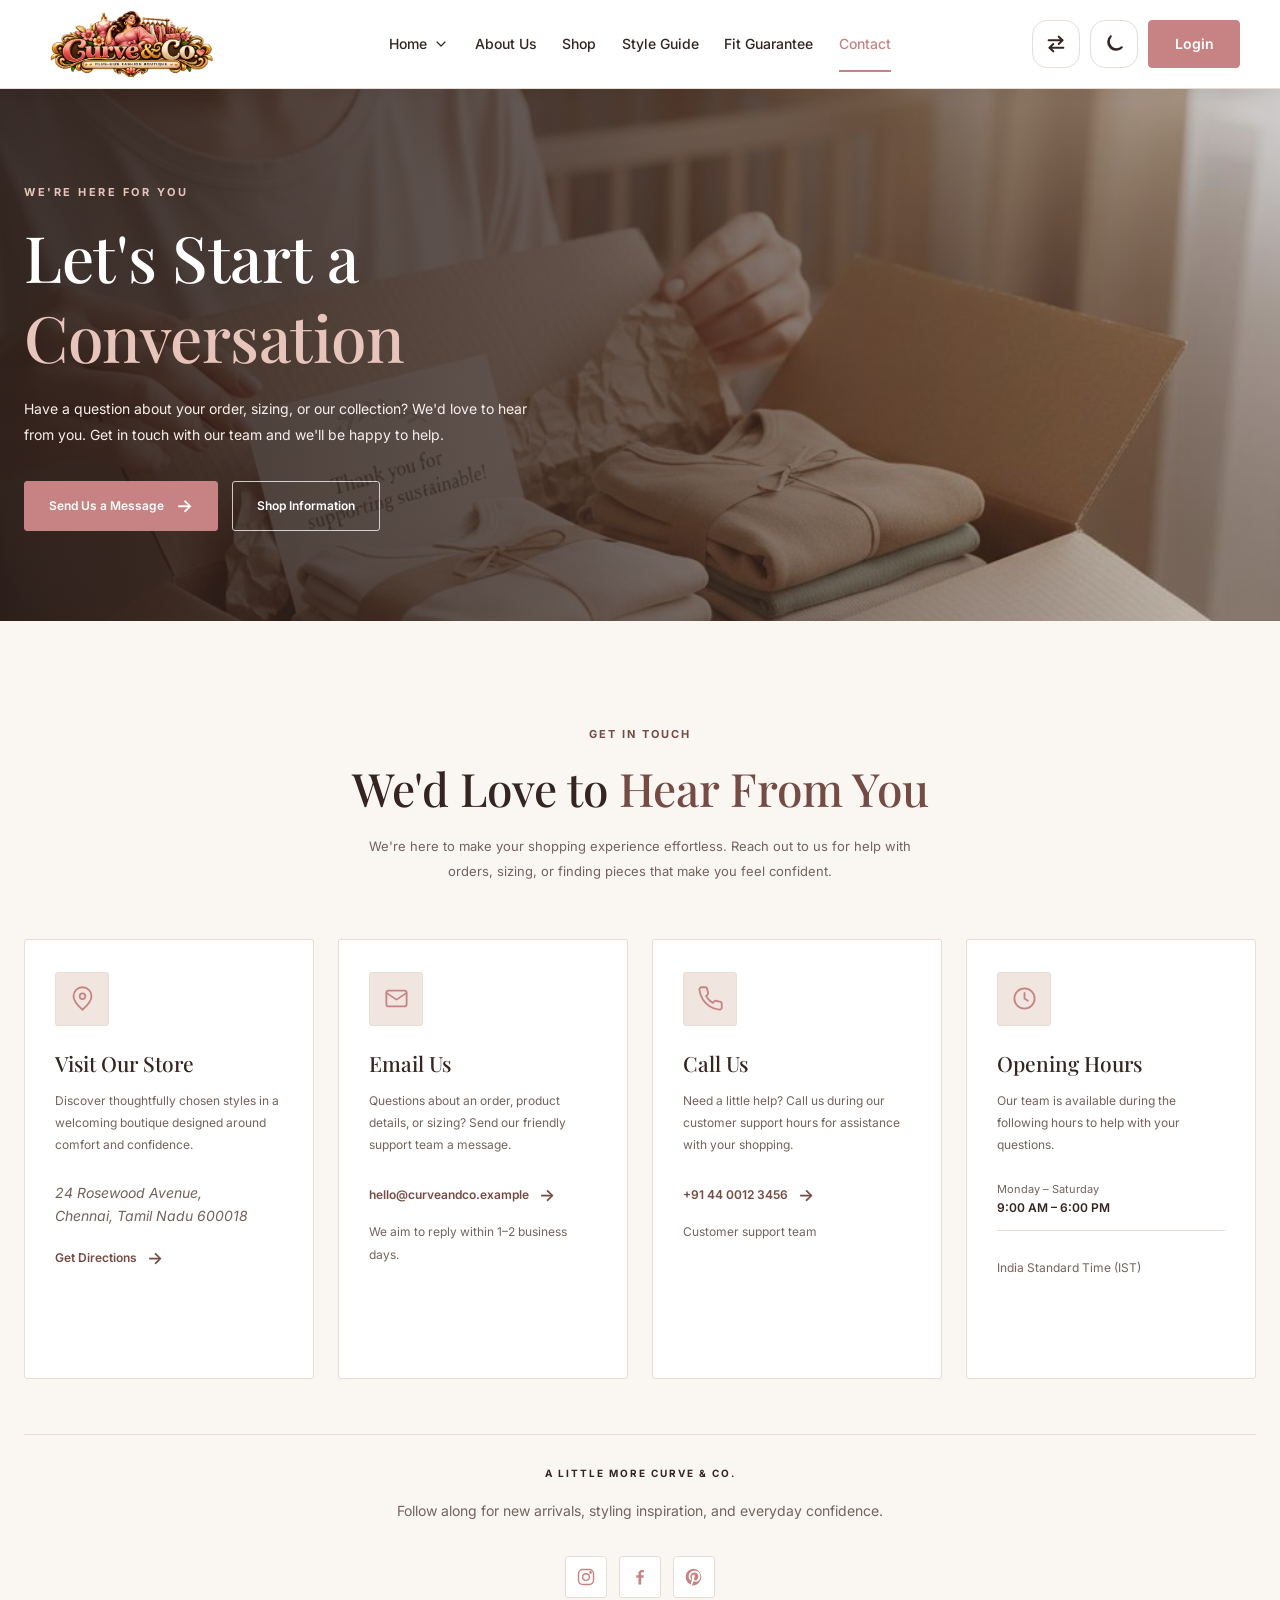
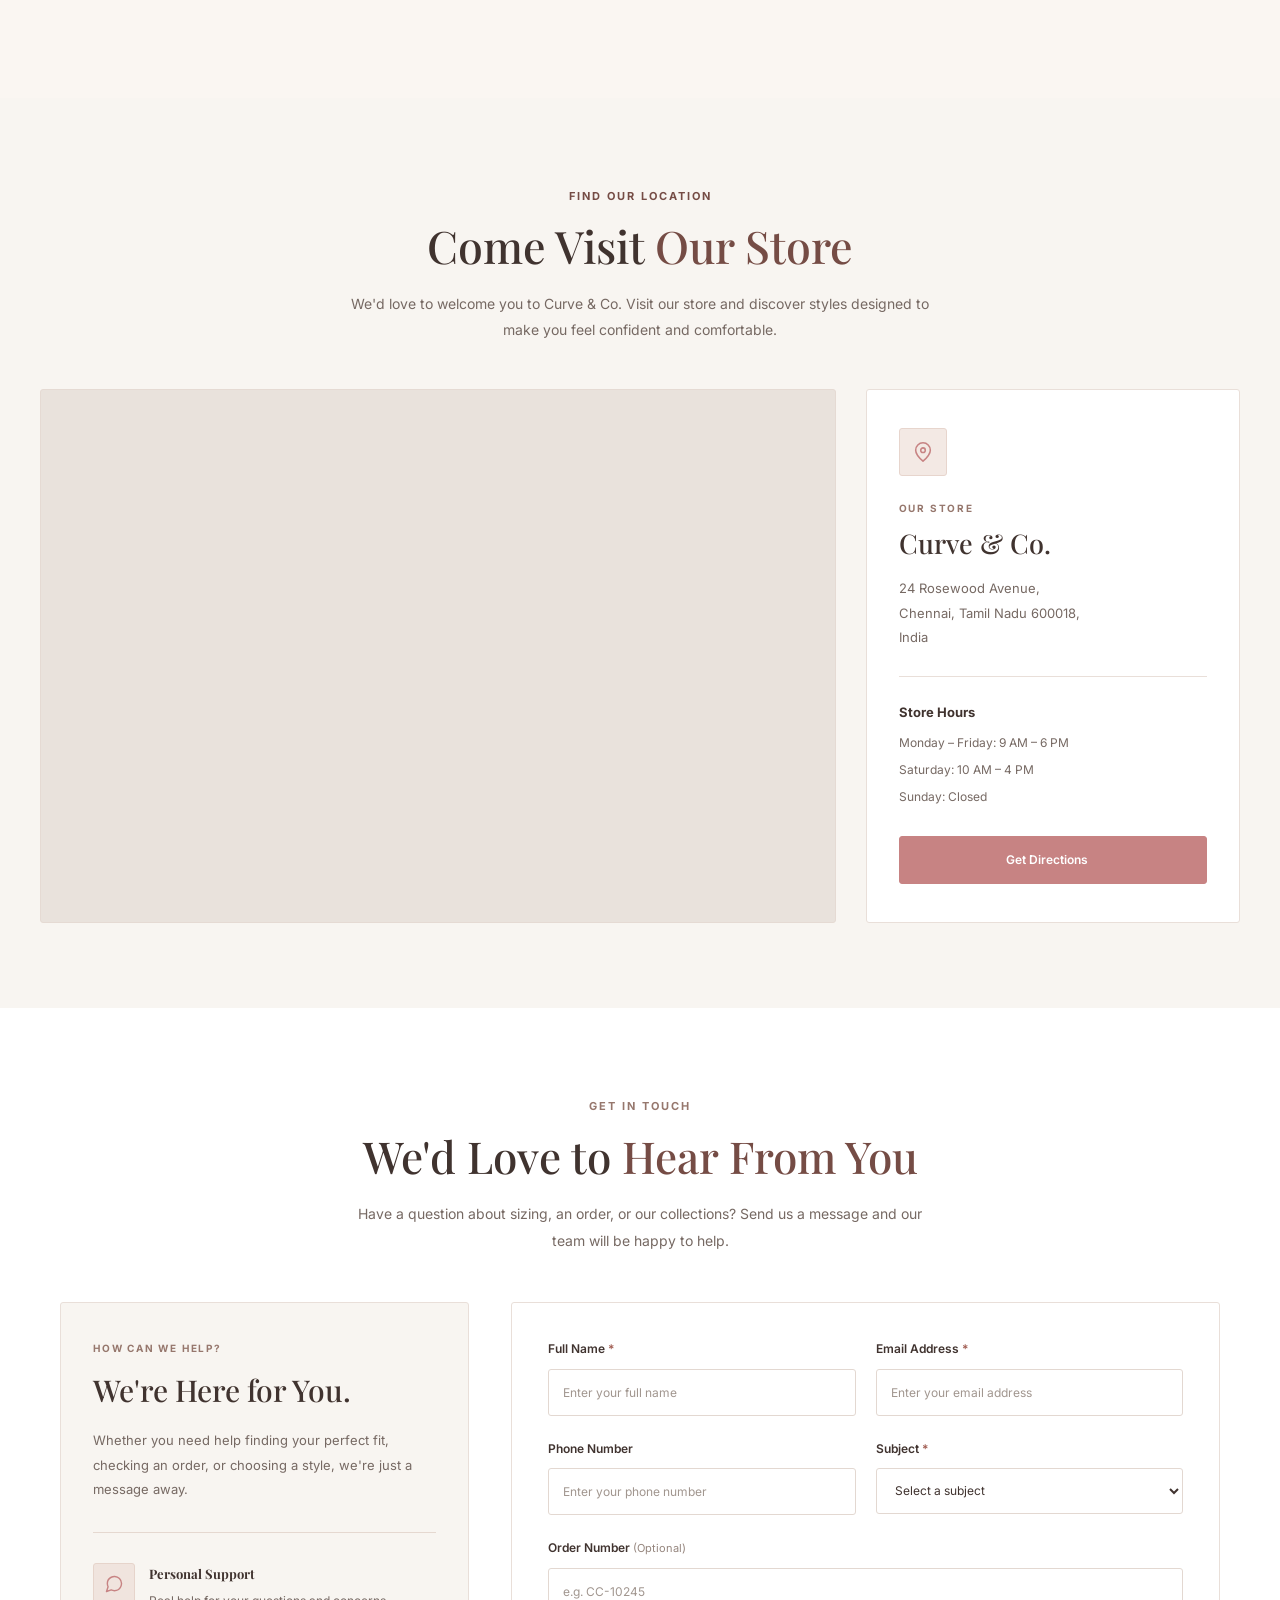
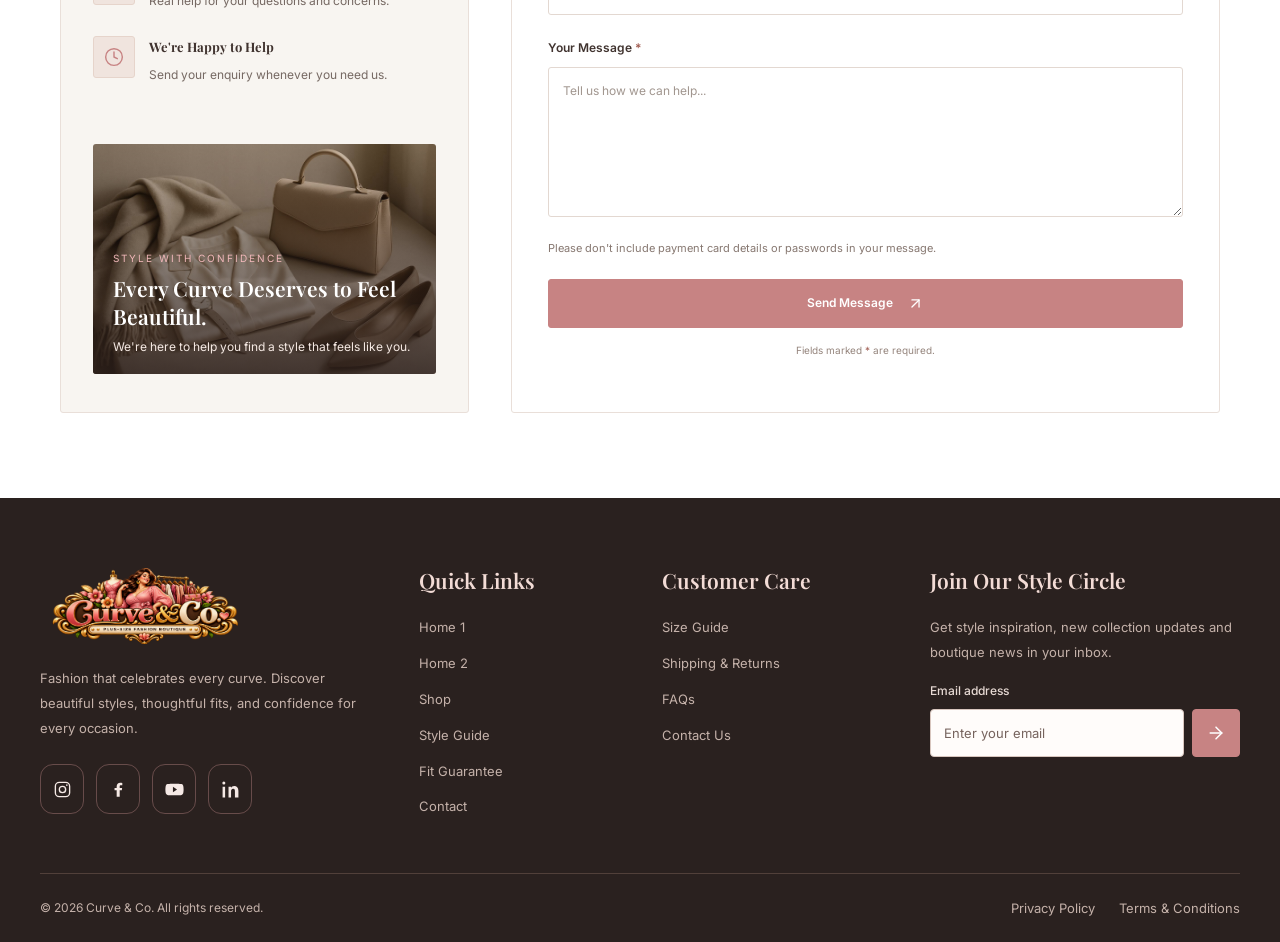
<file: contact.html>
<!DOCTYPE html>
<html lang="en">
<head>
    <meta charset="UTF-8">
    <meta name="viewport" content="width=device-width, initial-scale=1.0">

    <meta
        name="description"
        content="Discover stylish, inclusive plus-size fashion at Curve & Co."
    >

    <title>Curve & Co. | Plus-Size Fashion Boutique</title>
    <link
    rel="icon"
    type="image/png"
    href="images/logo.png"
>


    <!-- Google Fonts -->
    <link rel="preconnect" href="https://fonts.googleapis.com">
    <link rel="preconnect" href="https://fonts.gstatic.com" crossorigin>

    <link
        href="https://fonts.googleapis.com/css2?family=Inter:wght@400;500;600;700&family=Playfair+Display:wght@400;500;600;700&display=swap"
        rel="stylesheet"
    >

    <!-- CSS -->
    <link rel="stylesheet" href="css/style.css">
    <link rel="stylesheet" href="css/responsive.css">
    
</head>

<body>

    <!-- =====================================
         HEADER
    ====================================== -->

    <header class="curve-header" id="curveHeader">

        <div class="curve-header-container">

            <!-- LOGO - LEFT -->

            <a
                href="index.html"
                class="curve-logo"
                aria-label="Curve & Co. Home"
            >
                <img
                    src="images/logo.png"
                    alt="Curve & Co. Plus-Size Fashion Boutique"
                    class="curve-logo-img"
                >
            </a>


            <!-- DESKTOP NAVIGATION - CENTER -->

            <nav
                class="curve-desktop-nav"
                aria-label="Main navigation"
            >

                <ul class="curve-nav-list">

                    <!-- HOME DROPDOWN -->

                    <li class="curve-nav-item curve-home-dropdown">

                        <button
                            type="button"
                            class="curve-nav-link curve-home-toggle"
                            aria-expanded="false"
                            aria-controls="curveHomeDropdown"
                        >
                            <span>Home</span>

                            <svg viewBox="0 0 24 24" aria-hidden="true">
                                <path d="m6 9 6 6 6-6"/>
                            </svg>
                        </button>

                        <ul
                            class="curve-dropdown-menu"
                            id="curveHomeDropdown"
                        >
                            <li>
                                <a href="index.html">Home 1</a>
                            </li>

                            <li>
                                <a href="home2.html">Home 2</a>
                            </li>
                        </ul>

                    </li>
                    <li class="curve-nav-item">
                        <a href="about.html" class="curve-nav-link">
                            About Us
                        </a>
                    </li>


                    <!-- SHOP -->

                    <li class="curve-nav-item">
                        <a href="shop.html" class="curve-nav-link">
                            Shop
                        </a>
                    </li>


                    <!-- STYLE GUIDE -->

                    <li class="curve-nav-item">
                        <a
                            href="style-guide.html"
                            class="curve-nav-link"
                        >
                            Style Guide
                        </a>
                    </li>


                    <!-- FIT GUARANTEE -->

                    <li class="curve-nav-item">
                        <a
                            href="fit-guarantee.html"
                            class="curve-nav-link"
                        >
                            Fit Guarantee
                        </a>
                    </li>


                    <!-- CONTACT -->

                    <li class="curve-nav-item">
                        <a
                            href="contact.html"
                            class="curve-nav-link active"
                        >
                            Contact
                        </a>
                    </li>

                </ul>

            </nav>


            <!-- DESKTOP ACTIONS - RIGHT -->

            <div class="curve-header-actions">

                <!-- RTL BUTTON -->

                <button
                    type="button"
                    class="curve-icon-btn curve-rtl-toggle"
                    data-curve-rtl
                    aria-label="Toggle right-to-left layout"
                    aria-pressed="false"
                    title="Toggle RTL"
                >
                    <svg
                        viewBox="0 0 24 24"
                        aria-hidden="true"
                    >
                        <path d="M4 8h15"/>
                        <path d="m15 4 4 4-4 4"/>
                        <path d="M20 16H5"/>
                        <path d="m9 12-4 4 4 4"/>
                    </svg>
                </button>


                <!-- DARK MODE BUTTON -->

                <button
                    type="button"
                    class="curve-icon-btn curve-theme-toggle"
                    data-curve-theme
                    aria-label="Toggle dark mode"
                    aria-pressed="false"
                    title="Toggle dark mode"
                >
                    <svg
                        viewBox="0 0 24 24"
                        aria-hidden="true"
                    >
                        <path
                            d="M20.5 15.5A8.5 8.5 0 0 1 8.5 3.5
                            8.5 8.5 0 1 0 20.5 15.5Z"
                        />
                    </svg>
                </button>


                <!-- LOGIN BUTTON -->

                <a href="login.html" class="curve-login-btn">
                    Login
                </a>

            </div>


            <!-- HAMBURGER BUTTON -->

            <button
                type="button"
                class="curve-menu-toggle"
                id="curveMenuToggle"
                aria-label="Open navigation menu"
                aria-expanded="false"
                aria-controls="curveMobilePanel"
            >

                <!-- MENU ICON -->

                <svg
                    class="curve-menu-icon"
                    viewBox="0 0 24 24"
                    aria-hidden="true"
                >
                    <path d="M4 6h16"/>
                    <path d="M4 12h16"/>
                    <path d="M4 18h16"/>
                </svg>

                <!-- CLOSE ICON -->

                <svg
                    class="curve-close-icon"
                    viewBox="0 0 24 24"
                    aria-hidden="true"
                >
                    <path d="m6 6 12 12"/>
                    <path d="M18 6 6 18"/>
                </svg>

            </button>

        </div>


        <!-- =====================================
             RESPONSIVE HAMBURGER PANEL
        ====================================== -->

        <div
            class="curve-mobile-panel"
            id="curveMobilePanel"
            aria-hidden="true"
            inert
        >

            <!-- MOBILE NAVIGATION -->

            <nav
                class="curve-mobile-nav"
                aria-label="Responsive navigation"
            >

                <ul class="curve-mobile-nav-list">

                    <!-- HOME DROPDOWN -->

                    <li class="curve-mobile-nav-item curve-mobile-home">

                        <button
                            type="button"
                            class="curve-mobile-link curve-mobile-home-toggle"
                            aria-expanded="false"
                            aria-controls="curveMobileHomeDropdown"
                        >
                            <span>Home</span>

                            <svg viewBox="0 0 24 24" aria-hidden="true">
                                <path d="m6 9 6 6 6-6"/>
                            </svg>
                        </button>

                        <ul
                            class="curve-mobile-dropdown"
                            id="curveMobileHomeDropdown"
                            hidden
                        >
                            <li>
                                <a href="index.html">Home 1</a>
                            </li>

                            <li>
                                <a href="home2.html">Home 2</a>
                            </li>
                        </ul>

                    </li>
                    <li class="curve-mobile-nav-item">
                        <a href="about.html" class="curve-mobile-link">
                            About Us
                        </a>
                    </li>


                    <!-- SHOP -->

                    <li class="curve-mobile-nav-item">
                        <a href="shop.html" class="curve-mobile-link">
                            Shop
                        </a>
                    </li>


                    <!-- STYLE GUIDE -->

                    <li class="curve-mobile-nav-item">
                        <a
                            href="style-guide.html"
                            class="curve-mobile-link"
                        >
                            Style Guide
                        </a>
                    </li>


                    <!-- FIT GUARANTEE -->

                    <li class="curve-mobile-nav-item">
                        <a
                            href="fit-guarantee.html"
                            class="curve-mobile-link"
                        >
                            Fit Guarantee
                        </a>
                    </li>


                    <!-- CONTACT -->

                    <li class="curve-mobile-nav-item">
                        <a
                            href="contact.html"
                            class="curve-mobile-link active"
                        >
                            Contact
                        </a>
                    </li>

                </ul>

            </nav>


            <!-- MOBILE ACTION BUTTONS -->

            <div class="curve-mobile-actions">

                <!-- RTL -->

                <button
                    type="button"
                    class="curve-icon-btn curve-rtl-toggle"
                    data-curve-rtl
                    aria-label="Toggle right-to-left layout"
                    aria-pressed="false"
                    title="Toggle RTL"
                >
                    <svg viewBox="0 0 24 24" aria-hidden="true">
                        <path d="M4 8h15"/>
                        <path d="m15 4 4 4-4 4"/>
                        <path d="M20 16H5"/>
                        <path d="m9 12-4 4 4 4"/>
                    </svg>
                </button>


                <!-- DARK MODE -->

                <button
                    type="button"
                    class="curve-icon-btn curve-theme-toggle"
                    data-curve-theme
                    aria-label="Toggle dark mode"
                    aria-pressed="false"
                    title="Toggle dark mode"
                >
                    <svg viewBox="0 0 24 24" aria-hidden="true">
                        <path
                            d="M20.5 15.5A8.5 8.5 0 0 1 8.5 3.5
                            8.5 8.5 0 1 0 20.5 15.5Z"
                        />
                    </svg>
                </button>


                <!-- LOGIN -->

                <a href="login.html" class="curve-login-btn">
                    Login
                </a>

            </div>

        </div>

    </header>
    <!-- =====================================
         PAGE CONTENT
    ====================================== -->

    <main id="mainContent">

<!-- SECTION 1: CONTACT HERO -->
<section class="cc-contact-hero" id="cc-contact-hero">

    <!-- BACKGROUND IMAGE -->
    <div class="cc-contact-hero-background">
        <img
            src="images/contact-hero.jpg"
            alt="Elegant plus-size fashion editorial in warm neutral tones"
            fetchpriority="high"
        >
    </div>

    <!-- IMAGE OVERLAY -->
    <div class="cc-contact-hero-overlay"></div>

    <!-- HERO CONTENT -->
    <div class="cc-contact-hero-container">

        <div class="cc-contact-hero-content">

            <span class="cc-contact-hero-eyebrow">
                WE'RE HERE FOR YOU
            </span>

            <h1 class="cc-contact-hero-title">
                Let's Start a
                <span>Conversation</span>
            </h1>

            <p class="cc-contact-hero-description">
                Have a question about your order, sizing, or our collection?
                We'd love to hear from you. Get in touch with our team
                and we'll be happy to help.
            </p>

            <!-- HERO BUTTONS -->
            <div class="cc-contact-hero-actions">

                <a
                    href="#cc-contact-form"
                    class="cc-contact-hero-button cc-contact-hero-primary"
                >
                    Send Us a Message
                    <span aria-hidden="true">&rarr;</span>
                </a>

                <a
                    href="#cc-contact-info"
                    class="cc-contact-hero-button cc-contact-hero-secondary"
                >
                    Shop Information
                </a>

            </div>

        </div>

    </div>

</section>
<!-- END CONTACT HERO -->

<!-- SECTION 2: SHOP INFORMATION -->
<section class="cc-contact-info" id="cc-contact-info">

    <div class="cc-contact-info-container">

        <!-- SECTION HEADER -->
        <div class="cc-contact-info-header">

            <span class="cc-contact-info-eyebrow">
                GET IN TOUCH
            </span>

            <h2 class="cc-contact-info-title">
                We'd Love to <span>Hear From You</span>
            </h2>

            <p class="cc-contact-info-description">
                We're here to make your shopping experience effortless.
                Reach out to us for help with orders, sizing, or finding
                pieces that make you feel confident.
            </p>

        </div>

        <!-- INFORMATION CARDS -->
        <div class="cc-contact-info-grid">

            <!-- STORE ADDRESS -->
            <article class="cc-contact-info-card">

                <div class="cc-contact-info-icon" aria-hidden="true">
                    <svg xmlns="http://www.w3.org/2000/svg"
                         width="27" height="27" viewBox="0 0 24 24"
                         fill="none" stroke="currentColor"
                         stroke-width="1.6" stroke-linecap="round"
                         stroke-linejoin="round">
                        <path d="M20 10c0 5-8 12-8 12S4 15 4 10a8 8 0 1 1 16 0Z"/>
                        <circle cx="12" cy="10" r="2.5"/>
                    </svg>
                </div>

                <h3>Visit Our Store</h3>

                <p>
                    Discover thoughtfully chosen styles in a welcoming
                    boutique designed around comfort and confidence.
                </p>

                <address class="cc-contact-info-address">
                    24 Rosewood Avenue,<br>
                    Chennai, Tamil Nadu 600018
                </address>

                <a href="https://maps.google.com/?q=Chennai+Tamil+Nadu"
                   class="cc-contact-info-link"
                   target="_blank"
                   rel="noopener noreferrer">
                    Get Directions
                    <span aria-hidden="true">&rarr;</span>
                </a>

            </article>

            <!-- EMAIL -->
            <article class="cc-contact-info-card">

                <div class="cc-contact-info-icon" aria-hidden="true">
                    <svg xmlns="http://www.w3.org/2000/svg"
                         width="27" height="27" viewBox="0 0 24 24"
                         fill="none" stroke="currentColor"
                         stroke-width="1.6" stroke-linecap="round"
                         stroke-linejoin="round">
                        <rect x="3" y="5" width="18" height="14" rx="2"/>
                        <path d="m3 7 9 6 9-6"/>
                    </svg>
                </div>

                <h3>Email Us</h3>

                <p>
                    Questions about an order, product details, or sizing?
                    Send our friendly support team a message.
                </p>

                <a href="mailto:hello@curveandco.example"
                   class="cc-contact-info-link">
                    hello@curveandco.example
                    <span aria-hidden="true">&rarr;</span>
                </a>

                <p class="cc-contact-info-note">
                    We aim to reply within 1–2 business days.
                </p>

            </article>

            <!-- PHONE -->
            <article class="cc-contact-info-card">

                <div class="cc-contact-info-icon" aria-hidden="true">
                    <svg xmlns="http://www.w3.org/2000/svg"
                         width="27" height="27" viewBox="0 0 24 24"
                         fill="none" stroke="currentColor"
                         stroke-width="1.6" stroke-linecap="round"
                         stroke-linejoin="round">
                        <path d="M22 16.92v3a2 2 0 0 1-2.18 2
                                 19.8 19.8 0 0 1-8.63-3.07
                                 19.4 19.4 0 0 1-6-6
                                 A19.8 19.8 0 0 1 2.12 4.18
                                 2 2 0 0 1 4.11 2h3
                                 a2 2 0 0 1 2 1.72
                                 c.12.96.36 1.9.7 2.79
                                 a2 2 0 0 1-.45 2.11L8.1 9.87
                                 a16 16 0 0 0 6 6l1.25-1.26
                                 a2 2 0 0 1 2.11-.45
                                 c.89.34 1.83.58 2.79.7
                                 A2 2 0 0 1 22 16.92Z"/>
                    </svg>
                </div>

                <h3>Call Us</h3>

                <p>
                    Need a little help? Call us during our customer
                    support hours for assistance with your shopping.
                </p>

                <a href="tel:+914400123456"
                   class="cc-contact-info-link">
                    +91 44 0012 3456
                    <span aria-hidden="true">&rarr;</span>
                </a>

                <p class="cc-contact-info-note">
                    Customer support team
                </p>

            </article>

            <!-- OPENING HOURS -->
            <article class="cc-contact-info-card">

                <div class="cc-contact-info-icon" aria-hidden="true">
                    <svg xmlns="http://www.w3.org/2000/svg"
                         width="27" height="27" viewBox="0 0 24 24"
                         fill="none" stroke="currentColor"
                         stroke-width="1.6" stroke-linecap="round"
                         stroke-linejoin="round">
                        <circle cx="12" cy="12" r="9"/>
                        <path d="M12 7v5l3 2"/>
                    </svg>
                </div>

                <h3>Opening Hours</h3>

                <p>
                    Our team is available during the following
                    hours to help with your questions.
                </p>

                <div class="cc-contact-info-hours">
                    <span>Monday – Saturday</span>
                    <strong>9:00 AM – 6:00 PM</strong>
                </div>

                

                

                <p class="cc-contact-info-note">
                    India Standard Time (IST)
                </p>

            </article>

        </div>

        <!-- SOCIAL MEDIA -->
        <div class="cc-contact-info-social">

            <span class="cc-contact-info-social-label">
                A LITTLE MORE CURVE & CO.
            </span>

            <p class="cc-contact-info-social-description">
                Follow along for new arrivals, styling inspiration,
                and everyday confidence.
            </p>

            <div class="cc-contact-info-social-links">

                <!-- INSTAGRAM -->
                <a href="https://www.instagram.com/"
                   target="_blank"
                   rel="noopener noreferrer"
                   aria-label="Instagram"
                   class="cc-contact-info-social-link">
                    <svg xmlns="http://www.w3.org/2000/svg"
                         width="20" height="20" viewBox="0 0 24 24"
                         fill="none" stroke="currentColor"
                         stroke-width="1.7" stroke-linecap="round"
                         stroke-linejoin="round">
                        <rect x="3" y="3" width="18" height="18" rx="5"/>
                        <circle cx="12" cy="12" r="4"/>
                        <circle cx="17.5" cy="6.5" r=".8" fill="currentColor"/>
                    </svg>
                </a>

                <!-- FACEBOOK -->
                <a href="https://www.facebook.com/"
                   target="_blank"
                   rel="noopener noreferrer"
                   aria-label="Facebook"
                   class="cc-contact-info-social-link">
                    <svg xmlns="http://www.w3.org/2000/svg"
                         width="20" height="20" viewBox="0 0 24 24"
                         fill="currentColor">
                        <path d="M13.4 21v-8h2.7l.4-3.1h-3.1v-2
                                 c0-.9.3-1.5 1.6-1.5h1.7V3.6
                                 c-.3 0-1.3-.1-2.4-.1
                                 -2.4 0-4.1 1.5-4.1 4.2v2.3H7.5V13
                                 h2.7v8h3.2Z"/>
                    </svg>
                </a>

                <!-- PINTEREST -->
                <a href="https://www.pinterest.com/"
                   target="_blank"
                   rel="noopener noreferrer"
                   aria-label="Pinterest"
                   class="cc-contact-info-social-link">
                    <svg xmlns="http://www.w3.org/2000/svg"
                         width="20" height="20" viewBox="0 0 24 24"
                         fill="currentColor">
                        <path d="M12 2a10 10 0 0 0-3.64 19.31
                                 c-.02-.78 0-1.72.2-2.57l1.32-5.58
                                 s-.33-.66-.33-1.63c0-1.53.89-2.67
                                 2-2.67.94 0 1.4.7 1.4 1.54
                                 0 .94-.6 2.35-.9 3.66
                                 -.26 1.1.55 2 1.63 2
                                 1.96 0 3.47-2.06 3.47-5.03
                                 0-2.63-1.89-4.47-4.58-4.47
                                 -3.12 0-4.95 2.34-4.95 4.76
                                 0 .94.36 1.95.81 2.5
                                 .09.11.1.21.07.32l-.3 1.22
                                 c-.05.2-.16.24-.37.15
                                 -1.37-.64-2.23-2.64-2.23-4.25
                                 0-3.46 2.51-6.63 7.23-6.63
                                 3.8 0 6.75 2.71 6.75 6.33
                                 0 3.78-2.38 6.82-5.68 6.82
                                 -1.11 0-2.15-.58-2.51-1.27
                                 l-.68 2.58c-.25.95-.93 2.14-1.38 2.87
                                 A10 10 0 1 0 12 2Z"/>
                    </svg>
                </a>

            </div>

        </div>

    </div>

</section>
<!-- END SECTION 2: SHOP INFORMATION -->

<!-- =========================
     CONTACT GOOGLE MAP SECTION
========================= -->
<section class="cc-contact-map" id="cc-contact-map">

    <div class="cc-contact-map-container">

        <!-- SECTION HEADER -->
        <div class="cc-contact-map-header">

            <span class="cc-contact-map-eyebrow">
                FIND OUR LOCATION
            </span>

            <h2 class="cc-contact-map-title">
                Come Visit <span>Our Store</span>
            </h2>

            <p class="cc-contact-map-description">
                We'd love to welcome you to Curve &amp; Co.
                Visit our store and discover styles designed
                to make you feel confident and comfortable.
            </p>

        </div>

        <!-- MAP CONTENT -->
        <div class="cc-contact-map-content">

            <!-- GOOGLE MAP -->
            <div class="cc-contact-map-frame">

                <iframe
                    src="https://maps.google.com/maps?q=Chennai%2C%20Tamil%20Nadu%2C%20India&t=&z=14&ie=UTF8&iwloc=&output=embed"
                    title="Curve and Co. location on Google Maps"
                    loading="lazy"
                    allowfullscreen
                    referrerpolicy="no-referrer-when-downgrade">
                </iframe>

            </div>

            <!-- LOCATION DETAILS -->
            <div class="cc-contact-map-details">

                
<div class="cc-contact-map-icon">
    <svg
        xmlns="http://www.w3.org/2000/svg"
        width="22"
        height="22"
        viewBox="0 0 24 24"
        fill="none"
        stroke="currentColor"
        stroke-width="1.7"
        stroke-linecap="round"
        stroke-linejoin="round"
        aria-hidden="true">
        <path d="M20 10c0 5-8 12-8 12S4 15 4 10a8 8 0 1 1 16 0Z"/>
        <circle cx="12" cy="10" r="2.5"/>
    </svg>
</div>


                <span class="cc-contact-map-label">
                    OUR STORE
                </span>

                <h3 class="cc-contact-map-store-title">
                    Curve &amp; Co.
                </h3>

                <address class="cc-contact-map-address">
                    24 Rosewood Avenue,<br>
                    Chennai, Tamil Nadu 600018,<br>
                    India
                </address>

                <div class="cc-contact-map-divider"></div>

                <div class="cc-contact-map-detail-item">
                    <i class="fa-regular fa-clock"
                       aria-hidden="true"></i>

                    <div>
                        <strong>Store Hours</strong>
                        <p>Monday – Friday: 9 AM – 6 PM</p>
                        <p>Saturday: 10 AM – 4 PM</p>
                        <p>Sunday: Closed</p>
                    </div>
                </div>

                <a
                    href="https://www.google.com/maps/dir/?api=1&destination=Chennai%2C%20Tamil%20Nadu%2C%20India"
                    class="cc-contact-map-directions"
                    target="_blank"
                    rel="noopener noreferrer">

                    <span>Get Directions</span>

                    <i class="fa-solid fa-arrow-right"
                       aria-hidden="true"></i>

                </a>

            </div>

        </div>

    </div>

</section>
<!-- END CONTACT GOOGLE MAP SECTION -->

<!-- =========================================
     CURVE & CO. — CONTACT FORM SECTION
========================================= -->

<section class="cc-contact-form-section" id="cc-contact-form">

    <div class="cc-contact-form-container">

        <!-- SECTION HEADER -->
        <div class="cc-contact-form-header">

            <span class="cc-contact-form-eyebrow">
                GET IN TOUCH
            </span>

            <h2 class="cc-contact-form-title">
                We'd Love to <span>Hear From You</span>
            </h2>

            <p class="cc-contact-form-description">
                Have a question about sizing, an order, or our collections?
                Send us a message and our team will be happy to help.
            </p>

        </div>

        <!-- FORM LAYOUT -->
        <div class="cc-contact-form-layout">

            <!-- FORM INTRO -->
            <div class="cc-contact-form-intro">

                <span class="cc-contact-form-intro-label">
                    HOW CAN WE HELP?
                </span>

                <h3 class="cc-contact-form-intro-title">
                    We're Here for You.
                </h3>

                <p class="cc-contact-form-intro-description">
                    Whether you need help finding your perfect fit,
                    checking an order, or choosing a style, we're just
                    a message away.
                </p>

                <div class="cc-contact-form-intro-divider"></div>

                <div class="cc-contact-form-promise">

                    <span class="cc-contact-form-promise-icon">
                        <svg xmlns="http://www.w3.org/2000/svg"
                             width="20" height="20"
                             viewBox="0 0 24 24"
                             fill="none" stroke="currentColor"
                             stroke-width="1.7"
                             stroke-linecap="round"
                             stroke-linejoin="round"
                             aria-hidden="true">
                            <path d="M21 11.5a8.4 8.4 0 0 1-.9 3.8
                            8.5 8.5 0 0 1-7.6 4.7
                            8.4 8.4 0 0 1-3.8-.9L3 21l1.9-5.7
                            a8.4 8.4 0 0 1-.9-3.8
                            8.5 8.5 0 0 1 4.7-7.6
                            8.4 8.4 0 0 1 3.8-.9h.5
                            a8.5 8.5 0 0 1 8 8v.5Z"/>
                        </svg>
                    </span>

                    <div>
                        <h4>Personal Support</h4>
                        <p>Real help for your questions and concerns.</p>
                    </div>

                </div>

                <div class="cc-contact-form-promise">

                    <span class="cc-contact-form-promise-icon">
                        <svg xmlns="http://www.w3.org/2000/svg"
                             width="20" height="20"
                             viewBox="0 0 24 24"
                             fill="none" stroke="currentColor"
                             stroke-width="1.7"
                             stroke-linecap="round"
                             stroke-linejoin="round"
                             aria-hidden="true">
                            <circle cx="12" cy="12" r="10"/>
                            <path d="M12 6v6l4 2"/>
                        </svg>
                    </span>

                    <div>
                        <h4>We're Happy to Help</h4>
                        <p>Send your enquiry whenever you need us.</p>
                    </div>
                    



                </div>
                <!-- FASHION IMAGE & MESSAGE -->
<div class="cc-contact-form-visual">

    <img
        src="images/contact-support-fashion.jpg"
        alt="Woman celebrating confidence and personal style"
        loading="lazy"
    >

    <div class="cc-contact-form-visual-content">
        <span>STYLE WITH CONFIDENCE</span>
        <h4>Every Curve Deserves to Feel Beautiful.</h4>
        <p>We're here to help you find a style that feels like you.</p>
    </div>

</div>

            </div>

            <!-- CONTACT FORM -->
            <form class="cc-contact-form"
                  id="cc-contact-message-form"
                  action="#"
                  method="post">

                <div class="cc-contact-form-fields">

                    <!-- FULL NAME -->
                    <div class="cc-contact-form-group">
                        <label for="cc-contact-name">
                            Full Name <span>*</span>
                        </label>

                        <input
                            type="text"
                            id="cc-contact-name"
                            name="name"
                            placeholder="Enter your full name"
                            autocomplete="name"
                            required>
                    </div>

                    <!-- EMAIL -->
                    <div class="cc-contact-form-group">
                        <label for="cc-contact-email">
                            Email Address <span>*</span>
                        </label>

                        <input
                            type="email"
                            id="cc-contact-email"
                            name="email"
                            placeholder="Enter your email address"
                            autocomplete="email"
                            required>
                    </div>

                    <!-- PHONE -->
                    <div class="cc-contact-form-group">
                        <label for="cc-contact-phone">
                            Phone Number
                        </label>

                        <input
                            type="tel"
                            id="cc-contact-phone"
                            name="phone"
                            placeholder="Enter your phone number"
                            autocomplete="tel">
                    </div>

                    <!-- SUBJECT -->
                    <div class="cc-contact-form-group">
                        <label for="cc-contact-subject">
                            Subject <span>*</span>
                        </label>

                        <select
                            id="cc-contact-subject"
                            name="subject"
                            required>

                            <option value="" selected disabled>
                                Select a subject
                            </option>

                            <option value="order-enquiry">
                                Order Enquiry
                            </option>

                            <option value="sizing-help">
                                Sizing &amp; Fit Help
                            </option>

                            <option value="product-question">
                                Product Question
                            </option>

                            <option value="shipping-delivery">
                                Shipping &amp; Delivery
                            </option>

                            <option value="returns-exchanges">
                                Returns &amp; Exchanges
                            </option>

                            <option value="other">
                                Other
                            </option>

                        </select>
                    </div>

                    <!-- ORDER NUMBER -->
                    <div class="cc-contact-form-group cc-contact-form-full">
                        <label for="cc-contact-order">
                            Order Number
                            <span class="cc-contact-form-optional">
                                (Optional)
                            </span>
                        </label>

                        <input
                            type="text"
                            id="cc-contact-order"
                            name="order_number"
                            placeholder="e.g. CC-10245">
                    </div>

                    <!-- MESSAGE -->
                    <div class="cc-contact-form-group cc-contact-form-full">
                        <label for="cc-contact-message">
                            Your Message <span>*</span>
                        </label>

                        <textarea
                            id="cc-contact-message"
                            name="message"
                            rows="6"
                            placeholder="Tell us how we can help..."
                            required></textarea>
                    </div>

                </div>

                <!-- PRIVACY NOTE -->
                <p class="cc-contact-form-privacy">
                    Please don't include payment card details or passwords
                    in your message.
                </p>

                <!-- SUBMIT BUTTON -->
                <button
                    type="submit"
                    class="cc-contact-form-submit">

                    <span>Send Message</span>

                    <svg xmlns="http://www.w3.org/2000/svg"
                         width="17" height="17"
                         viewBox="0 0 24 24"
                         fill="none" stroke="currentColor"
                         stroke-width="1.8"
                         stroke-linecap="round"
                         stroke-linejoin="round"
                         aria-hidden="true">
                        <path d="M7 17 17 7"/>
                        <path d="M7 7h10v10"/>
                    </svg>

                </button>

                <p class="cc-contact-form-required-note">
                    Fields marked <span>*</span> are required.
                </p>

            </form>

        </div>

    </div>

</section>

<!-- END CONTACT FORM SECTION -->

    </main>

<!-- =========================================
     CURVE & CO. - FOOTER
========================================= -->

<footer class="curve-footer" id="curveFooter">

    <div class="curve-footer-container">

        <div class="curve-footer-grid">

            <!-- BRAND COLUMN -->

            <div class="curve-footer-brand">

                <a href="index.html" class="curve-footer-logo">
                    <img
                        src="images/logo.png"
                        alt="Curve & Co. Plus-Size Fashion Boutique"
                    >
                </a>

                <p class="curve-footer-description">
                    Fashion that celebrates every curve.
                    Discover beautiful styles, thoughtful fits,
                    and confidence for every occasion.
                </p>

                <!-- SOCIAL MEDIA ICONS -->

                <div class="curve-footer-socials">

                    <!-- INSTAGRAM -->

                    <a
                        href="#"
                        class="curve-social-link"
                        aria-label="Instagram"
                        target="_blank"
                        rel="noopener noreferrer"
                    >
                        <svg viewBox="0 0 24 24" aria-hidden="true">
                            <rect
                                x="3"
                                y="3"
                                width="18"
                                height="18"
                                rx="5"
                            />
                            <circle cx="12" cy="12" r="4"/>
                            <circle
                                class="curve-social-dot"
                                cx="17.5"
                                cy="6.5"
                                r="1"
                            />
                        </svg>
                    </a>

                    <!-- FACEBOOK -->

                    <a
                        href="#"
                        class="curve-social-link"
                        aria-label="Facebook"
                        target="_blank"
                        rel="noopener noreferrer"
                    >
                        <svg viewBox="0 0 24 24" aria-hidden="true">
                            <path
                                class="curve-social-filled"
                                d="M13.5 21v-8h2.7l.4-3h-3.1V8.1
                                c0-.9.3-1.6 1.6-1.6h1.7V3.8
                                c-.8-.1-1.7-.2-2.6-.2
                                -2.7 0-4.5 1.7-4.5 4.7V10H7v3h2.7v8z"
                            />
                        </svg>
                    </a>

                    <!-- YOUTUBE -->

                    <a
                        href="#"
                        class="curve-social-link"
                        aria-label="YouTube"
                        target="_blank"
                        rel="noopener noreferrer"
                    >
                        <svg viewBox="0 0 24 24" aria-hidden="true">
                            <path
                                class="curve-social-filled"
                                d="M23 7.2a3 3 0 0 0-2.1-2.1
                                C19 4.6 12 4.6 12 4.6
                                s-7 0-8.9.5A3 3 0 0 0 1 7.2
                                C.5 9.1.5 12 .5 12s0 2.9.5 4.8
                                a3 3 0 0 0 2.1 2.1
                                c1.9.5 8.9.5 8.9.5s7 0 8.9-.5
                                a3 3 0 0 0 2.1-2.1
                                c.5-1.9.5-4.8.5-4.8
                                s0-2.9-.5-4.8Z"
                            />
                            <path
                                class="curve-social-cutout"
                                d="m10 15.5 5.2-3.5L10 8.5z"
                            />
                        </svg>
                    </a>

                    <!-- LINKEDIN -->

                    <a
                        href="#"
                        class="curve-social-link"
                        aria-label="LinkedIn"
                        target="_blank"
                        rel="noopener noreferrer"
                    >
                        <svg viewBox="0 0 24 24" aria-hidden="true">
                            <path
                                class="curve-social-filled"
                                d="M5.2 8.5H2V22h3.2z
                                M3.6 2A1.9 1.9 0 1 0 3.6 5.8
                                1.9 1.9 0 0 0 3.6 2
                                M22 13.7c0-4.1-2.2-6-5.2-6
                                -2.4 0-3.5 1.3-4.1 2.2V8.5H9.5V22h3.2v-7.1
                                c0-1.9.4-3.7 2.7-3.7
                                2.2 0 2.2 2.1 2.2 3.8V22H22z"
                            />
                        </svg>
                    </a>

                </div>

            </div>


            <!-- QUICK LINKS -->

            <div class="curve-footer-column">

                <h3 class="curve-footer-heading">
                    Quick Links
                </h3>

                <ul class="curve-footer-links">
                    <li><a href="index.html">Home 1</a></li>
                    <li><a href="home2.html">Home 2</a></li>
                    <li><a href="shop.html">Shop</a></li>
                    <li><a href="style-guide.html">Style Guide</a></li>
                    <li><a href="fit-guarantee.html">Fit Guarantee</a></li>
                    <li><a href="contact.html">Contact</a></li>
                </ul>

            </div>


            <!-- CUSTOMER CARE -->

            <div class="curve-footer-column">

                <h3 class="curve-footer-heading">
                    Customer Care
                </h3>

                <ul class="curve-footer-links">
                    <li>
                        <a href="fit-guarantee.html">Size Guide</a>
                    </li>
                    <li>
                        <a href="shipping-returns.html">
                            Shipping &amp; Returns
                        </a>
                    </li>
                    <li><a href="faq.html">FAQs</a></li>
                    <li><a href="contact.html">Contact Us</a></li>
                </ul>

            </div>


            <!-- NEWSLETTER -->

            <div class="curve-footer-column curve-footer-newsletter">

                <h3 class="curve-footer-heading">
                    Join Our Style Circle
                </h3>

                <p class="curve-footer-newsletter-text">
                    Get style inspiration, new collection updates
                    and boutique news in your inbox.
                </p>

                <form
                    class="curve-newsletter-form"
                    action="#"
                    method="post"
                >

                    <label
                        for="curveNewsletterEmail"
                        class="curve-newsletter-label"
                    >
                        Email address
                    </label>

                    <div class="curve-newsletter-field">

                        <input
                            type="email"
                            id="curveNewsletterEmail"
                            name="email"
                            placeholder="Enter your email"
                            autocomplete="email"
                            required
                        >

                        <button
                            type="submit"
                            class="curve-newsletter-btn"
                            aria-label="Subscribe to newsletter"
                        >
                            <svg viewBox="0 0 24 24" aria-hidden="true">
                                <path d="M5 12h14"/>
                                <path d="m12 5 7 7-7 7"/>
                            </svg>
                        </button>

                    </div>

                </form>

            </div>

        </div>


        <!-- FOOTER DIVIDER -->

        <div class="curve-footer-divider"></div>


        <!-- FOOTER BOTTOM -->

        <div class="curve-footer-bottom">

            <p class="curve-footer-copyright">
                &copy; <span id="curveCopyrightYear">2026</span>
                Curve &amp; Co. All rights reserved.
            </p>

            <div class="curve-footer-legal">
                <a href="privacy-policy.html">Privacy Policy</a>
                <a href="terms-conditions.html">
                    Terms &amp; Conditions
                </a>
            </div>

        </div>

    </div>

</footer>


    <!-- JAVASCRIPT -->

<!-- SCROLL TO TOP BUTTON -->
<button
    type="button"
    class="cc-scroll-top"
    id="ccScrollTop"
    aria-label="Scroll to top"
    title="Scroll to top"
>
    <svg
        viewBox="0 0 24 24"
        fill="none"
        xmlns="http://www.w3.org/2000/svg"
        aria-hidden="true"
    >
        <path
            d="M12 19V5M5 12L12 5L19 12"
            stroke="currentColor"
            stroke-width="1.8"
            stroke-linecap="round"
            stroke-linejoin="round"
        />
    </svg>
</button>

    <script src="js/main.js" defer></script>
    

</body>
</html>
</file>
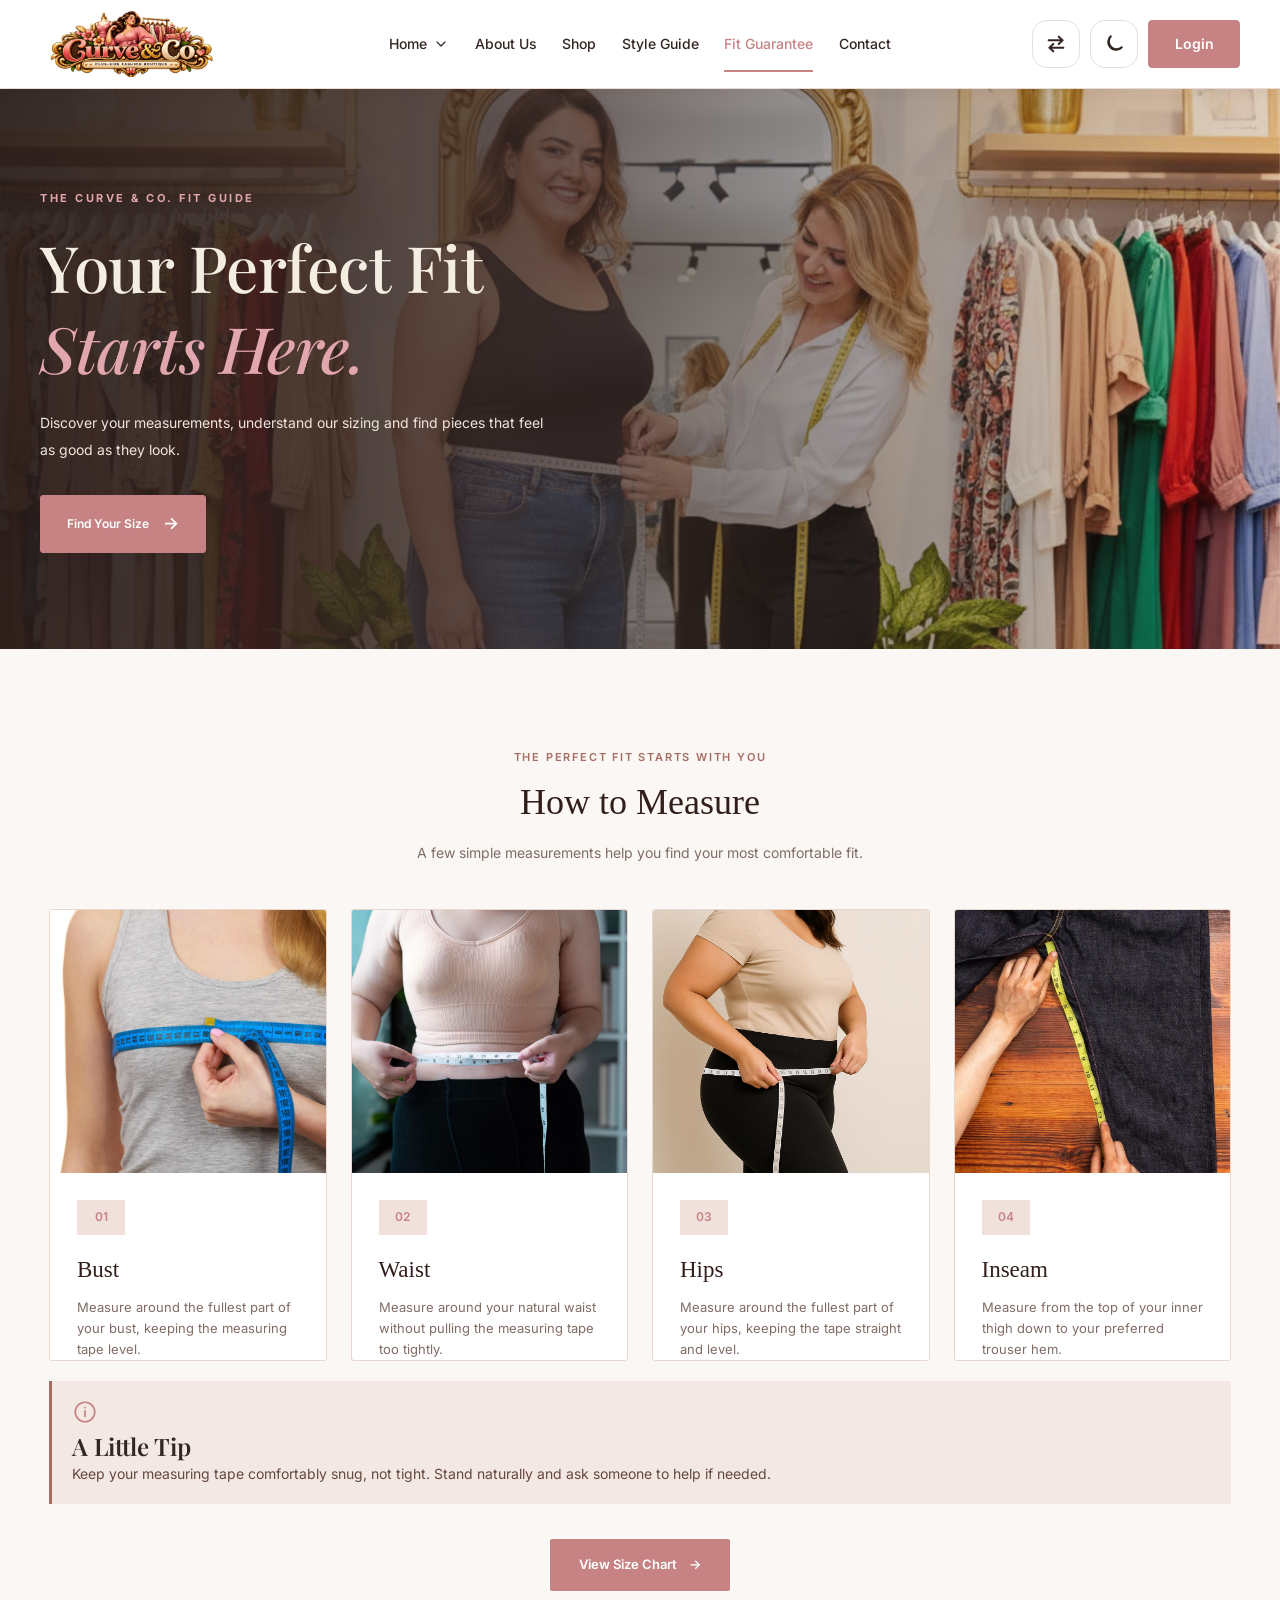
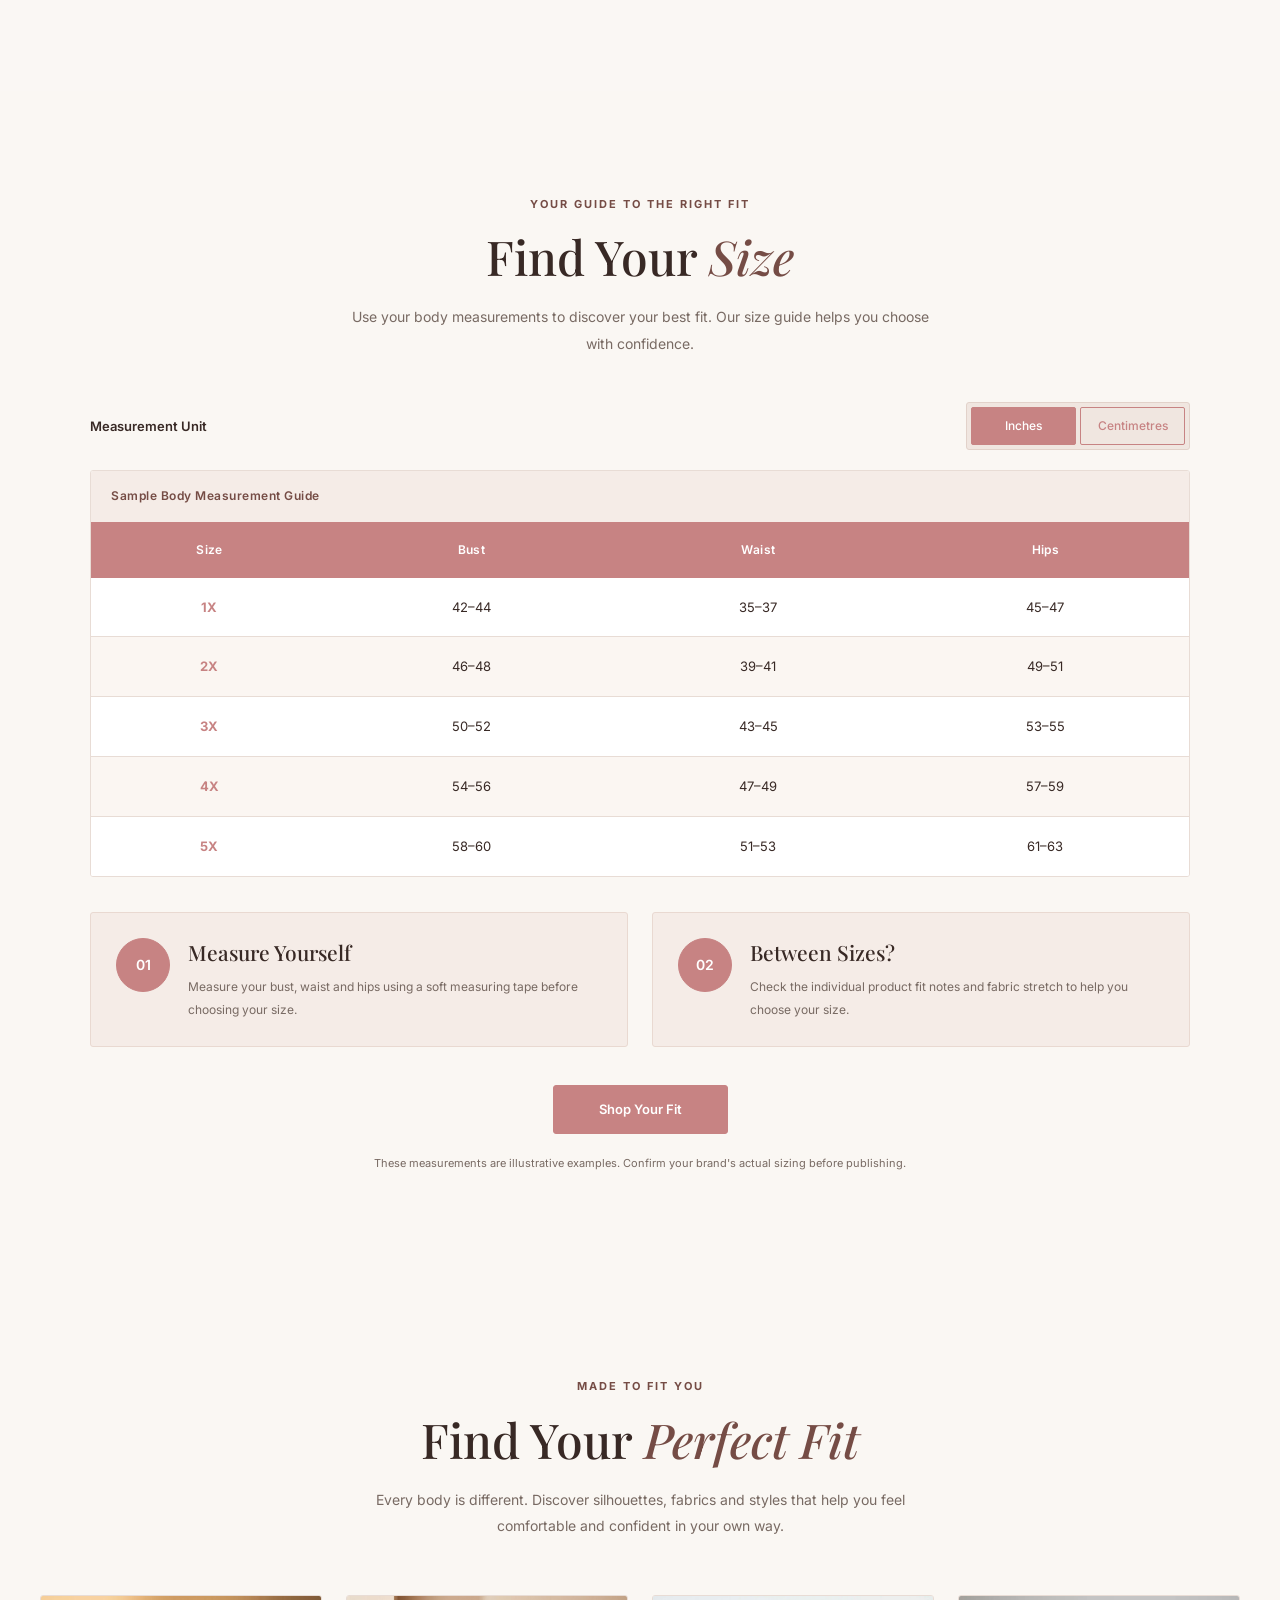
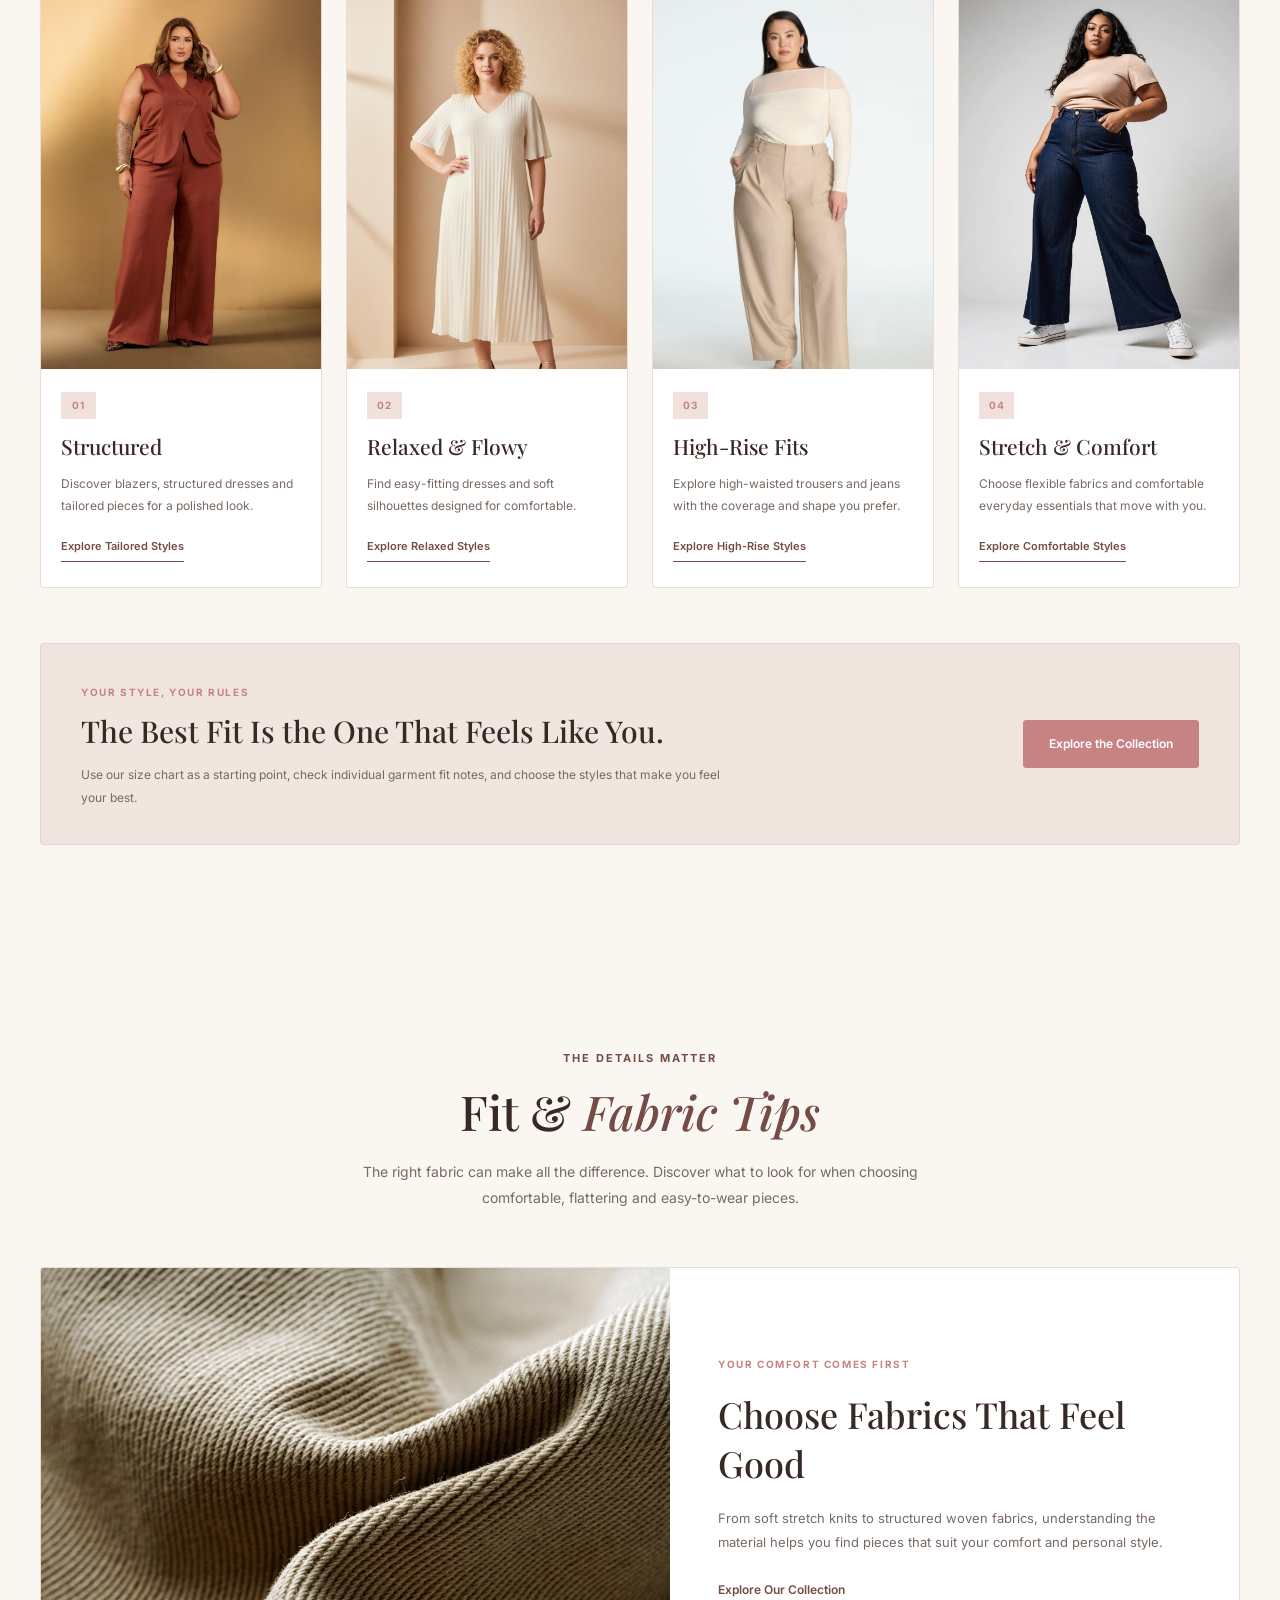
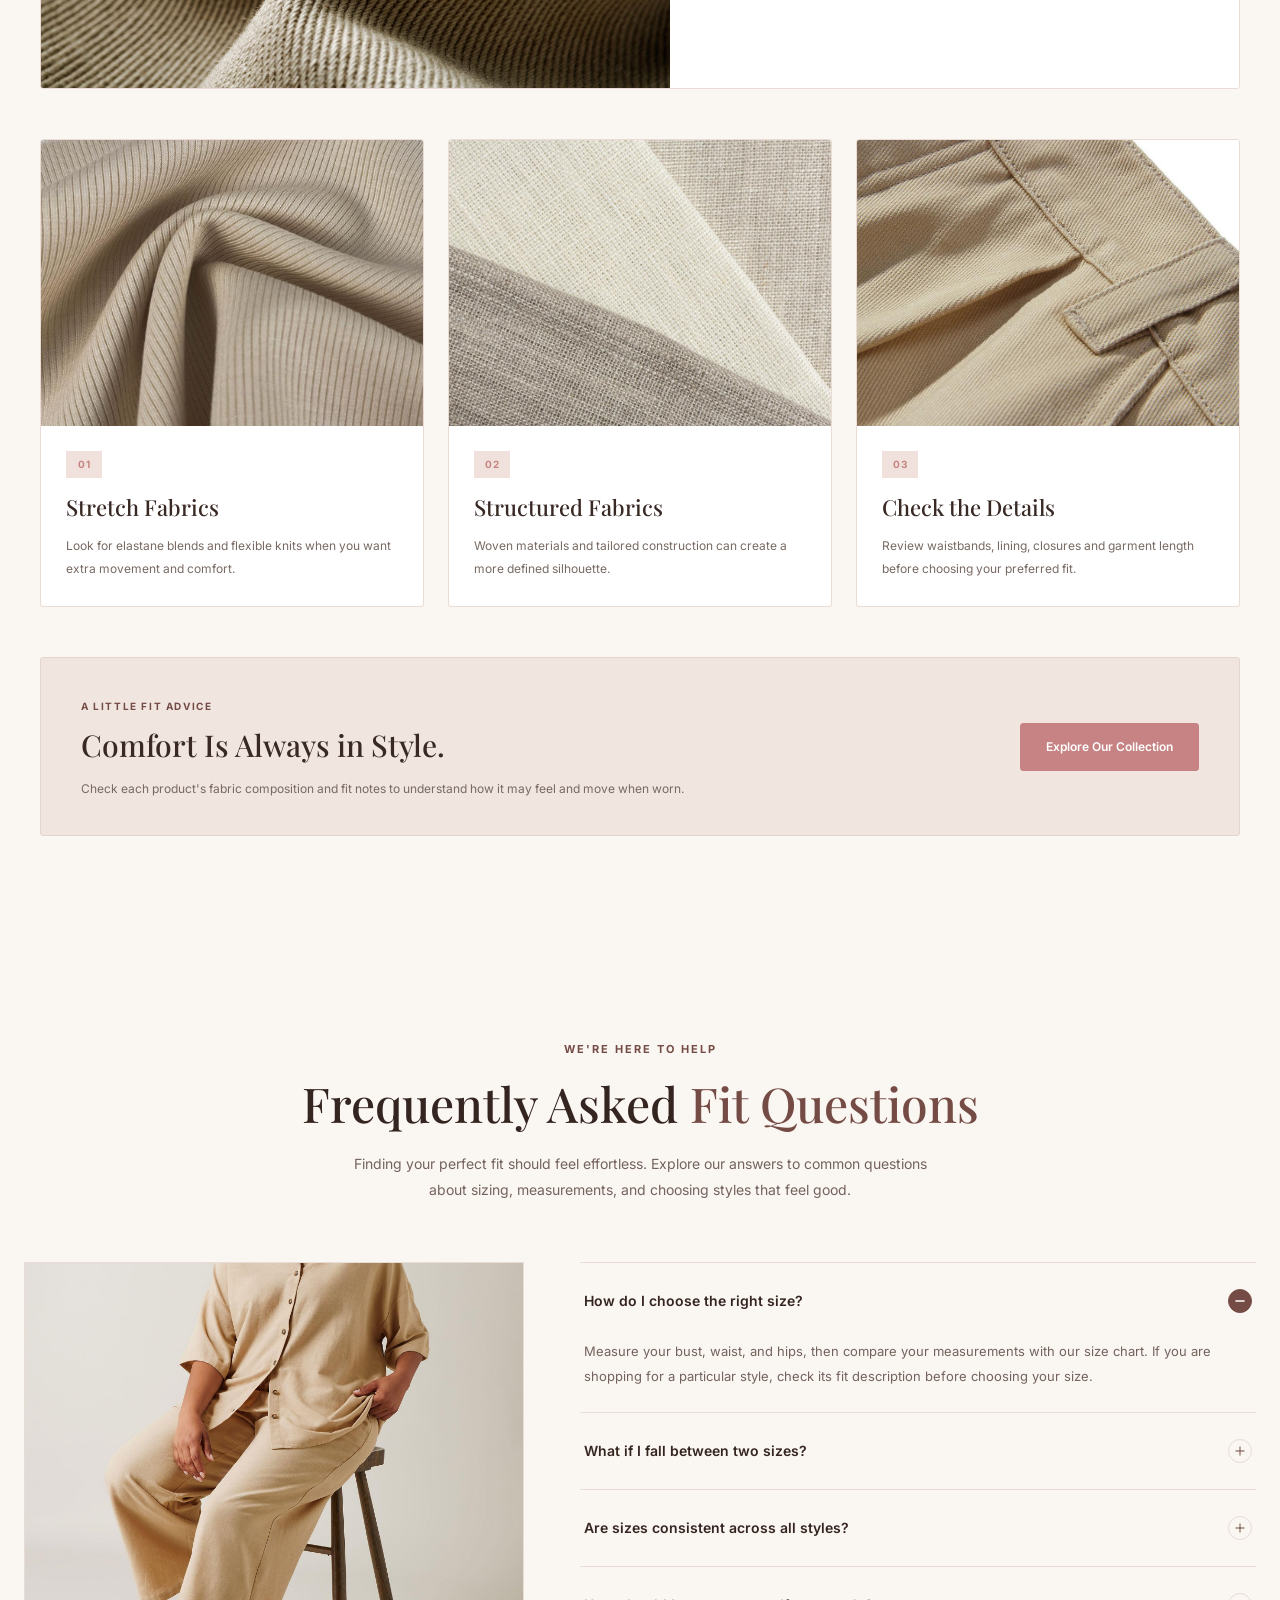
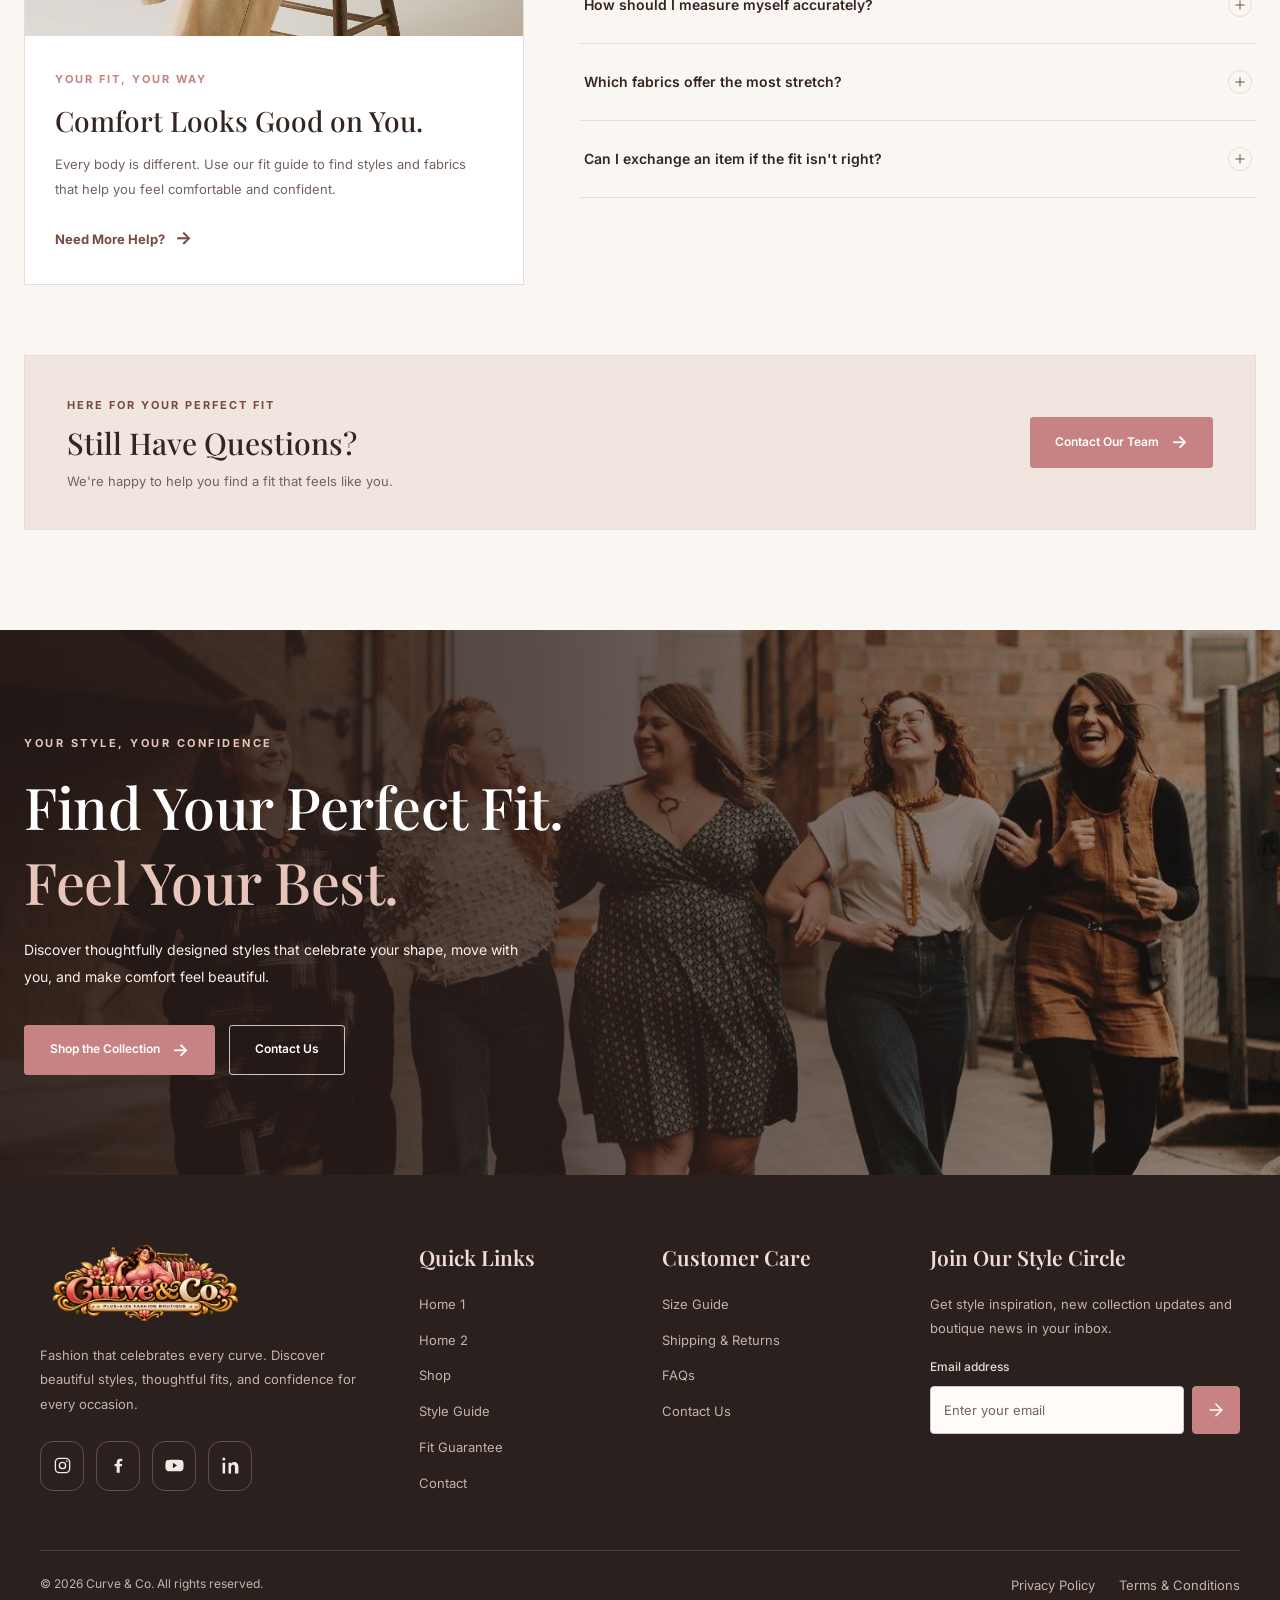
<file: fit-guarantee.html>
<!DOCTYPE html>
<html lang="en">
<head>
    <meta charset="UTF-8">
    <meta name="viewport" content="width=device-width, initial-scale=1.0">

    <meta
        name="description"
        content="Discover stylish, inclusive plus-size fashion at Curve & Co."
    >

    <title>Curve & Co. | Plus-Size Fashion Boutique</title>
    <link
    rel="icon"
    type="image/png"
    href="images/logo.png"
>


    <!-- Google Fonts -->
    <link rel="preconnect" href="https://fonts.googleapis.com">
    <link rel="preconnect" href="https://fonts.gstatic.com" crossorigin>

    <link
        href="https://fonts.googleapis.com/css2?family=Inter:wght@400;500;600;700&family=Playfair+Display:wght@400;500;600;700&display=swap"
        rel="stylesheet"
    >

    <!-- CSS -->
    <link rel="stylesheet" href="css/style.css">
    <link rel="stylesheet" href="css/responsive.css">
    
</head>

<body>

    <!-- =====================================
         HEADER
    ====================================== -->

    <header class="curve-header" id="curveHeader">

        <div class="curve-header-container">

            <!-- LOGO - LEFT -->

            <a
                href="index.html"
                class="curve-logo"
                aria-label="Curve & Co. Home"
            >
                <img
                    src="images/logo.png"
                    alt="Curve & Co. Plus-Size Fashion Boutique"
                    class="curve-logo-img"
                >
            </a>


            <!-- DESKTOP NAVIGATION - CENTER -->

            <nav
                class="curve-desktop-nav"
                aria-label="Main navigation"
            >

                <ul class="curve-nav-list">

                    <!-- HOME DROPDOWN -->

                    <li class="curve-nav-item curve-home-dropdown">

                        <button
                            type="button"
                            class="curve-nav-link curve-home-toggle"
                            aria-expanded="false"
                            aria-controls="curveHomeDropdown"
                        >
                            <span>Home</span>

                            <svg viewBox="0 0 24 24" aria-hidden="true">
                                <path d="m6 9 6 6 6-6"/>
                            </svg>
                        </button>

                        <ul
                            class="curve-dropdown-menu"
                            id="curveHomeDropdown"
                        >
                            <li>
                                <a href="index.html">Home 1</a>
                            </li>

                            <li>
                                <a href="home2.html">Home 2</a>
                            </li>
                        </ul>

                    </li>
                    <li class="curve-nav-item">
                        <a href="about.html" class="curve-nav-link">
                            About Us
                        </a>
                    </li>


                    <!-- SHOP -->

                    <li class="curve-nav-item">
                        <a href="shop.html" class="curve-nav-link">
                            Shop
                        </a>
                    </li>


                    <!-- STYLE GUIDE -->

                    <li class="curve-nav-item">
                        <a
                            href="style-guide.html"
                            class="curve-nav-link"
                        >
                            Style Guide
                        </a>
                    </li>


                    <!-- FIT GUARANTEE -->

                    <li class="curve-nav-item">
                        <a
                            href="fit-guarantee.html"
                            class="curve-nav-link active"
                        >
                            Fit Guarantee
                        </a>
                    </li>


                    <!-- CONTACT -->

                    <li class="curve-nav-item">
                        <a
                            href="contact.html"
                            class="curve-nav-link"
                        >
                            Contact
                        </a>
                    </li>

                </ul>

            </nav>


            <!-- DESKTOP ACTIONS - RIGHT -->

            <div class="curve-header-actions">

                <!-- RTL BUTTON -->

                <button
                    type="button"
                    class="curve-icon-btn curve-rtl-toggle"
                    data-curve-rtl
                    aria-label="Toggle right-to-left layout"
                    aria-pressed="false"
                    title="Toggle RTL"
                >
                    <svg
                        viewBox="0 0 24 24"
                        aria-hidden="true"
                    >
                        <path d="M4 8h15"/>
                        <path d="m15 4 4 4-4 4"/>
                        <path d="M20 16H5"/>
                        <path d="m9 12-4 4 4 4"/>
                    </svg>
                </button>


                <!-- DARK MODE BUTTON -->

                <button
                    type="button"
                    class="curve-icon-btn curve-theme-toggle"
                    data-curve-theme
                    aria-label="Toggle dark mode"
                    aria-pressed="false"
                    title="Toggle dark mode"
                >
                    <svg
                        viewBox="0 0 24 24"
                        aria-hidden="true"
                    >
                        <path
                            d="M20.5 15.5A8.5 8.5 0 0 1 8.5 3.5
                            8.5 8.5 0 1 0 20.5 15.5Z"
                        />
                    </svg>
                </button>


                <!-- LOGIN BUTTON -->

                <a href="login.html" class="curve-login-btn">
                    Login
                </a>

            </div>


            <!-- HAMBURGER BUTTON -->

            <button
                type="button"
                class="curve-menu-toggle"
                id="curveMenuToggle"
                aria-label="Open navigation menu"
                aria-expanded="false"
                aria-controls="curveMobilePanel"
            >

                <!-- MENU ICON -->

                <svg
                    class="curve-menu-icon"
                    viewBox="0 0 24 24"
                    aria-hidden="true"
                >
                    <path d="M4 6h16"/>
                    <path d="M4 12h16"/>
                    <path d="M4 18h16"/>
                </svg>

                <!-- CLOSE ICON -->

                <svg
                    class="curve-close-icon"
                    viewBox="0 0 24 24"
                    aria-hidden="true"
                >
                    <path d="m6 6 12 12"/>
                    <path d="M18 6 6 18"/>
                </svg>

            </button>

        </div>


        <!-- =====================================
             RESPONSIVE HAMBURGER PANEL
        ====================================== -->

        <div
            class="curve-mobile-panel"
            id="curveMobilePanel"
            aria-hidden="true"
            inert
        >

            <!-- MOBILE NAVIGATION -->

            <nav
                class="curve-mobile-nav"
                aria-label="Responsive navigation"
            >

                <ul class="curve-mobile-nav-list">

                    <!-- HOME DROPDOWN -->

                    <li class="curve-mobile-nav-item curve-mobile-home">

                        <button
                            type="button"
                            class="curve-mobile-link curve-mobile-home-toggle"
                            aria-expanded="false"
                            aria-controls="curveMobileHomeDropdown"
                        >
                            <span>Home</span>

                            <svg viewBox="0 0 24 24" aria-hidden="true">
                                <path d="m6 9 6 6 6-6"/>
                            </svg>
                        </button>

                        <ul
                            class="curve-mobile-dropdown"
                            id="curveMobileHomeDropdown"
                            hidden
                        >
                            <li>
                                <a href="index.html">Home 1</a>
                            </li>

                            <li>
                                <a href="home2.html">Home 2</a>
                            </li>
                        </ul>

                    </li>
                    <li class="curve-mobile-nav-item">
                        <a href="about.html" class="curve-mobile-link">
                            About Us
                        </a>
                    </li>


                    <!-- SHOP -->

                    <li class="curve-mobile-nav-item">
                        <a href="shop.html" class="curve-mobile-link">
                            Shop
                        </a>
                    </li>


                    <!-- STYLE GUIDE -->

                    <li class="curve-mobile-nav-item">
                        <a
                            href="style-guide.html"
                            class="curve-mobile-link"
                        >
                            Style Guide
                        </a>
                    </li>


                    <!-- FIT GUARANTEE -->

                    <li class="curve-mobile-nav-item">
                        <a
                            href="fit-guarantee.html"
                            class="curve-mobile-link active"
                        >
                            Fit Guarantee
                        </a>
                    </li>


                    <!-- CONTACT -->

                    <li class="curve-mobile-nav-item">
                        <a
                            href="contact.html"
                            class="curve-mobile-link"
                        >
                            Contact
                        </a>
                    </li>

                </ul>

            </nav>


            <!-- MOBILE ACTION BUTTONS -->

            <div class="curve-mobile-actions">

                <!-- RTL -->

                <button
                    type="button"
                    class="curve-icon-btn curve-rtl-toggle"
                    data-curve-rtl
                    aria-label="Toggle right-to-left layout"
                    aria-pressed="false"
                    title="Toggle RTL"
                >
                    <svg viewBox="0 0 24 24" aria-hidden="true">
                        <path d="M4 8h15"/>
                        <path d="m15 4 4 4-4 4"/>
                        <path d="M20 16H5"/>
                        <path d="m9 12-4 4 4 4"/>
                    </svg>
                </button>


                <!-- DARK MODE -->

                <button
                    type="button"
                    class="curve-icon-btn curve-theme-toggle"
                    data-curve-theme
                    aria-label="Toggle dark mode"
                    aria-pressed="false"
                    title="Toggle dark mode"
                >
                    <svg viewBox="0 0 24 24" aria-hidden="true">
                        <path
                            d="M20.5 15.5A8.5 8.5 0 0 1 8.5 3.5
                            8.5 8.5 0 1 0 20.5 15.5Z"
                        />
                    </svg>
                </button>


                <!-- LOGIN -->

                <a href="login.html" class="curve-login-btn">
                    Login
                </a>

            </div>

        </div>

    </header>
    <!-- =====================================
         PAGE CONTENT
    ====================================== -->

    <main id="mainContent">

<!-- =========================================
     FIT GUIDE HERO SECTION
========================================= -->
<section class="cc-fit-hero" id="fit-guide-hero">

    <!-- BACKGROUND IMAGE -->
    <div class="cc-fit-hero-background" aria-hidden="true"></div>

    <!-- DARK OVERLAY -->
    <div class="cc-fit-hero-overlay" aria-hidden="true"></div>

    <!-- HERO CONTENT -->
    <div class="cc-fit-hero-container">

        <div class="cc-fit-hero-content">

            <span class="cc-fit-hero-eyebrow">
                THE CURVE &amp; CO. FIT GUIDE
            </span>

            <h1 class="cc-fit-hero-title">
                Your Perfect Fit
                <span>Starts Here.</span>
            </h1>

            <p class="cc-fit-hero-description">
                Discover your measurements, understand our sizing
                and find pieces that feel as good as they look.
            </p>

            <a href="#cc-fit-size-chart" class="cc-fit-hero-button">
                Find Your Size
                <span aria-hidden="true">→</span>
            </a>

        </div>

    </div>

</section>

<!-- SECTION 2: HOW TO MEASURE -->
<section class="cc-fit-measure" id="cc-fit-measure">

    <div class="cc-fit-measure-container">

        <!-- SECTION HEADING -->
        <div class="cc-fit-measure-header">
            <span class="cc-fit-measure-eyebrow">
                THE PERFECT FIT STARTS WITH YOU
            </span>

            <h2 class="cc-fit-measure-title">
                How to <span>Measure</span>
            </h2>

            <p class="cc-fit-measure-description">
                A few simple measurements help you find your
                most comfortable fit.
            </p>
        </div>

        <!-- FOUR MEASUREMENT STEPS -->
        <div class="cc-fit-measure-grid">

            <!-- BUST -->
            <article class="cc-fit-measure-card">
                <div class="cc-fit-measure-image">
                    <img
                        src="images/fit-measure-bust.jpg"
                        alt="Illustration demonstrating how to measure around the fullest part of the bust"
                        loading="lazy"
                    >
                </div>

                <span class="cc-fit-measure-number">01</span>

                <h3>Bust</h3>

                <p>
                    Measure around the fullest part of your bust,
                    keeping the measuring tape level.
                </p>
            </article>

            <!-- WAIST -->
            <article class="cc-fit-measure-card">
                <div class="cc-fit-measure-image">
                    <img
                        src="images/fit-measure-waist.jpg"
                        alt="Illustration demonstrating how to measure the natural waist"
                        loading="lazy"
                    >
                </div>

                <span class="cc-fit-measure-number">02</span>

                <h3>Waist</h3>

                <p>
                    Measure around your natural waist without
                    pulling the measuring tape too tightly.
                </p>
            </article>

            <!-- HIPS -->
            <article class="cc-fit-measure-card">
                <div class="cc-fit-measure-image">
                    <img
                        src="images/fit-measure-hips.jpg"
                        alt="Illustration demonstrating how to measure around the fullest part of the hips"
                        loading="lazy"
                    >
                </div>

                <span class="cc-fit-measure-number">03</span>

                <h3>Hips</h3>

                <p>
                    Measure around the fullest part of your hips,
                    keeping the tape straight and level.
                </p>
            </article>

            <!-- INSEAM -->
            <article class="cc-fit-measure-card">
                <div class="cc-fit-measure-image">
                    <img
                        src="images/fit-measure-inseam.jpg"
                        alt="Illustration demonstrating how to measure the inseam of trousers"
                        loading="lazy"
                    >
                </div>

                <span class="cc-fit-measure-number">04</span>

                <h3>Inseam</h3>

                <p>
                    Measure from the top of your inner thigh
                    down to your preferred trouser hem.
                </p>
            </article>

        </div>

        <!-- MEASUREMENT TIP -->
        <div class="cc-fit-measure-tip">
            <div class="cc-fit-measure-tip-icon" aria-hidden="true">
                <svg
                    xmlns="http://www.w3.org/2000/svg"
                    width="26"
                    height="26"
                    viewBox="0 0 24 24"
                    fill="none"
                    stroke="currentColor"
                    stroke-width="1.6"
                    stroke-linecap="round"
                    stroke-linejoin="round"
                >
                    <circle cx="12" cy="12" r="9"></circle>
                    <path d="M12 11v5"></path>
                    <path d="M12 8h.01"></path>
                </svg>
            </div>

            <div class="cc-fit-measure-tip-content">
                <h3>A Little Tip</h3>

                <p>
                    Keep your measuring tape comfortably snug, not tight.
                    Stand naturally and ask someone to help if needed.
                </p>
            </div>
        </div>

        <!-- SIZE CHART BUTTON -->
        <div class="cc-fit-measure-action">
            <a
                href="#cc-fit-size-chart"
                class="cc-fit-measure-button"
            >
                View Size Chart
                <span aria-hidden="true">&rarr;</span>
            </a>
        </div>

    </div>

</section>
<!-- END SECTION 2: HOW TO MEASURE -->

<!-- =========================================
     SECTION 3: FIT GUIDE SIZE CHART
========================================= -->

<section class="cc-fit-size" id="cc-fit-size-chart">

    <div class="cc-fit-size-container">

        <!-- SECTION HEADER -->
        <div class="cc-fit-size-header">

            <span class="cc-fit-size-eyebrow">
                YOUR GUIDE TO THE RIGHT FIT
            </span>

            <h2 class="cc-fit-size-title">
                Find Your <span>Size</span>
            </h2>

            <p class="cc-fit-size-description">
                Use your body measurements to discover your best fit.
                Our size guide helps you choose with confidence.
            </p>

        </div>

        <!-- UNIT SELECTOR -->
        <div class="cc-fit-size-unit-wrapper">

            <span class="cc-fit-size-unit-label">
                Measurement Unit
            </span>

            <div class="cc-fit-size-unit-toggle"
                 role="group"
                 aria-label="Choose measurement unit">

                <button
                    type="button"
                    class="cc-fit-size-unit-btn active"
                    data-unit="inches"
                    aria-pressed="true">
                    Inches
                </button>

                <button
                    type="button"
                    class="cc-fit-size-unit-btn"
                    data-unit="cm"
                    aria-pressed="false">
                    Centimetres
                </button>

            </div>

        </div>

        <!-- SIZE CHART TABLE -->
        <div class="cc-fit-size-table-wrapper">

            <table class="cc-fit-size-table">

                <caption class="cc-fit-size-table-caption">
                    Sample Body Measurement Guide
                </caption>

                <thead>
                    <tr>
                        <th scope="col">Size</th>
                        <th scope="col">Bust</th>
                        <th scope="col">Waist</th>
                        <th scope="col">Hips</th>
                    </tr>
                </thead>

                <tbody>

                    <tr>
                        <th scope="row">1X</th>
                        <td data-inches="42–44" data-cm="107–112">42–44</td>
                        <td data-inches="35–37" data-cm="89–94">35–37</td>
                        <td data-inches="45–47" data-cm="114–119">45–47</td>
                    </tr>

                    <tr>
                        <th scope="row">2X</th>
                        <td data-inches="46–48" data-cm="117–122">46–48</td>
                        <td data-inches="39–41" data-cm="99–104">39–41</td>
                        <td data-inches="49–51" data-cm="124–130">49–51</td>
                    </tr>

                    <tr>
                        <th scope="row">3X</th>
                        <td data-inches="50–52" data-cm="127–132">50–52</td>
                        <td data-inches="43–45" data-cm="109–114">43–45</td>
                        <td data-inches="53–55" data-cm="135–140">53–55</td>
                    </tr>

                    <tr>
                        <th scope="row">4X</th>
                        <td data-inches="54–56" data-cm="137–142">54–56</td>
                        <td data-inches="47–49" data-cm="119–124">47–49</td>
                        <td data-inches="57–59" data-cm="145–150">57–59</td>
                    </tr>

                    <tr>
                        <th scope="row">5X</th>
                        <td data-inches="58–60" data-cm="147–152">58–60</td>
                        <td data-inches="51–53" data-cm="130–135">51–53</td>
                        <td data-inches="61–63" data-cm="155–160">61–160</td>
                    </tr>

                </tbody>

            </table>

        </div>

        <!-- SIZE GUIDANCE -->
        <div class="cc-fit-size-notes">

            <div class="cc-fit-size-note">

                <span class="cc-fit-size-note-number">01</span>

                <div class="cc-fit-size-note-content">
                    <h3>Measure Yourself</h3>

                    <p>
                        Measure your bust, waist and hips using a soft
                        measuring tape before choosing your size.
                    </p>
                </div>

            </div>

            <div class="cc-fit-size-note">

                <span class="cc-fit-size-note-number">02</span>

                <div class="cc-fit-size-note-content">
                    <h3>Between Sizes?</h3>

                    <p>
                        Check the individual product fit notes and
                        fabric stretch to help you choose your size.
                    </p>
                </div>

            </div>

        </div>

        <!-- CTA BUTTON -->
        <div class="cc-fit-size-action">

            <a href="shop.html" class="cc-fit-size-button">
                Shop Your Fit
            </a>

        </div>

        <!-- DISCLAIMER -->
        <p class="cc-fit-size-disclaimer">
            These measurements are illustrative examples.
            Confirm your brand's actual sizing before publishing.
        </p>

    </div>

</section>
<!-- =========================================
     SECTION 4: FIND YOUR FIT
========================================= -->

<section class="cc-fit-discover" id="cc-fit-discover">

    <div class="cc-fit-discover-container">

        <!-- SECTION HEADER -->
        <div class="cc-fit-discover-header">

            <span class="cc-fit-discover-eyebrow">
                MADE TO FIT YOU
            </span>

            <h2 class="cc-fit-discover-title">
                Find Your <span>Perfect Fit</span>
            </h2>

            <p class="cc-fit-discover-description">
                Every body is different. Discover silhouettes,
                fabrics and styles that help you feel comfortable
                and confident in your own way.
            </p>

        </div>

        <!-- FIT CATEGORY GRID -->
        <div class="cc-fit-discover-grid">

            <!-- CARD 1: STRUCTURED & TAILORED -->
            <article class="cc-fit-discover-card">

                <a href="shop.html?fit=tailored"
                   class="cc-fit-discover-image-link"
                   aria-label="Explore structured and tailored styles">

                    <div class="cc-fit-discover-image">

                        <img
                            src="images/fit-tailored.jpg"
                            alt="Plus-size tailored blazer and trousers outfit"
                            loading="lazy">

                    </div>

                </a>

                <div class="cc-fit-discover-card-content">

                    <span class="cc-fit-discover-card-number">
                        01
                    </span>

                    <h3>Structured</h3>

                    <p>
                        Discover blazers, structured dresses and
                        tailored pieces for a polished look.
                    </p>

                    <a href="shop.html?fit=tailored"
                       class="cc-fit-discover-link">
                        Explore Tailored Styles
                    </a>

                </div>

            </article>

            <!-- CARD 2: RELAXED & FLOWY -->
            <article class="cc-fit-discover-card">

                <a href="shop.html?fit=relaxed"
                   class="cc-fit-discover-image-link"
                   aria-label="Explore relaxed and flowy styles">

                    <div class="cc-fit-discover-image">

                        <img
                            src="images/fit-relaxed.jpg"
                            alt="Plus-size flowy midi dress in a soft neutral colour"
                            loading="lazy">

                    </div>

                </a>

                <div class="cc-fit-discover-card-content">

                    <span class="cc-fit-discover-card-number">
                        02
                    </span>

                    <h3>Relaxed &amp; Flowy</h3>

                    <p>
                        Find easy-fitting dresses and soft silhouettes
                        designed for comfortable.
                    </p>

                    <a href="shop.html?fit=relaxed"
                       class="cc-fit-discover-link">
                        Explore Relaxed Styles
                    </a>

                </div>

            </article>

            <!-- CARD 3: HIGH-RISE FITS -->
            <article class="cc-fit-discover-card">

                <a href="shop.html?fit=high-rise"
                   class="cc-fit-discover-image-link"
                   aria-label="Explore high-rise styles">

                    <div class="cc-fit-discover-image">

                        <img
                            src="images/fit-high-rise.jpg"
                            alt="Plus-size model wearing high-rise wide-leg trousers"
                            loading="lazy">

                    </div>

                </a>

                <div class="cc-fit-discover-card-content">

                    <span class="cc-fit-discover-card-number">
                        03
                    </span>

                    <h3>High-Rise Fits</h3>

                    <p>
                        Explore high-waisted trousers and jeans
                        with the coverage and shape you prefer.
                    </p>

                    <a href="shop.html?fit=high-rise"
                       class="cc-fit-discover-link">
                        Explore High-Rise Styles
                    </a>

                </div>

            </article>

            <!-- CARD 4: STRETCH & COMFORT -->
            <article class="cc-fit-discover-card">

                <a href="shop.html?fit=stretch"
                   class="cc-fit-discover-image-link"
                   aria-label="Explore stretch and comfort styles">

                    <div class="cc-fit-discover-image">

                        <img
                            src="images/fit-stretch.jpg"
                            alt="Plus-size model wearing a comfortable stretch top and jeans"
                            loading="lazy">

                    </div>

                </a>

                <div class="cc-fit-discover-card-content">

                    <span class="cc-fit-discover-card-number">
                        04
                    </span>

                    <h3>Stretch &amp; Comfort</h3>

                    <p>
                        Choose flexible fabrics and comfortable
                        everyday essentials that move with you.
                    </p>

                    <a href="shop.html?fit=stretch"
                       class="cc-fit-discover-link">
                        Explore Comfortable Styles
                    </a>

                </div>

            </article>

        </div>

        <!-- BOTTOM TIP -->
        <div class="cc-fit-discover-tip">

            <div class="cc-fit-discover-tip-content">

                <span class="cc-fit-discover-tip-eyebrow">
                    YOUR STYLE, YOUR RULES
                </span>

                <h3>
                    The Best Fit Is the One That Feels Like You.
                </h3>

                <p>
                    Use our size chart as a starting point, check
                    individual garment fit notes, and choose the
                    styles that make you feel your best.
                </p>

            </div>

            <a href="shop.html" class="cc-fit-discover-button">
                Explore the Collection
            </a>

        </div>

    </div>

</section>
<!-- =========================================
     SECTION 5: FIT & FABRIC TIPS
========================================= -->

<section class="cc-fit-fabric" id="cc-fit-fabric">

    <div class="cc-fit-fabric-container">

        <!-- SECTION HEADER -->
        <div class="cc-fit-fabric-header">

            <span class="cc-fit-fabric-eyebrow">
                THE DETAILS MATTER
            </span>

            <h2 class="cc-fit-fabric-title">
                Fit &amp; <span>Fabric Tips</span>
            </h2>

            <p class="cc-fit-fabric-description">
                The right fabric can make all the difference.
                Discover what to look for when choosing comfortable,
                flattering and easy-to-wear pieces.
            </p>

        </div>

        <!-- MAIN FEATURE -->
        <div class="cc-fit-fabric-feature">

            <!-- FEATURE IMAGE -->
            <div class="cc-fit-fabric-feature-image">

                <img
                    src="images/fit-fabric-feature.jpg"
                    alt="Close-up of soft neutral fabrics and clothing textures"
                    loading="lazy">

            </div>

            <!-- FEATURE CONTENT -->
            <div class="cc-fit-fabric-feature-content">

                <span class="cc-fit-fabric-feature-label">
                    YOUR COMFORT COMES FIRST
                </span>

                <h3>
                    Choose Fabrics That Feel Good
                </h3>

                <p>
                    From soft stretch knits to structured woven fabrics,
                    understanding the material helps you find pieces
                    that suit your comfort and personal style.
                </p>

                <a href="shop.html" class="cc-fit-fabric-feature-link">
                    Explore Our Collection
                </a>

            </div>

        </div>

        <!-- FABRIC TIPS GRID -->
        <div class="cc-fit-fabric-grid">

            <!-- TIP 1: STRETCH FABRICS -->
            <article class="cc-fit-fabric-card">

                <div class="cc-fit-fabric-card-image">

                    <img
                        src="images/fit-fabric-stretch.jpg"
                        alt="Close-up of a soft stretch knit fabric"
                        loading="lazy">

                </div>

                <div class="cc-fit-fabric-card-content">

                    <span class="cc-fit-fabric-number">
                        01
                    </span>

                    <h3>Stretch Fabrics</h3>

                    <p>
                        Look for elastane blends and flexible knits
                        when you want extra movement and comfort.
                    </p>

                </div>

            </article>

            <!-- TIP 2: STRUCTURED FABRICS -->
            <article class="cc-fit-fabric-card">

                <div class="cc-fit-fabric-card-image">

                    <img
                        src="images/fit-fabric-structured.jpg"
                        alt="Natural woven cotton and linen fabric textures"
                        loading="lazy">

                </div>

                <div class="cc-fit-fabric-card-content">

                    <span class="cc-fit-fabric-number">
                        02
                    </span>

                    <h3>Structured Fabrics</h3>

                    <p>
                        Woven materials and tailored construction
                        can create a more defined silhouette.
                    </p>

                </div>

            </article>

            <!-- TIP 3: GARMENT DETAILS -->
            <article class="cc-fit-fabric-card">

                <div class="cc-fit-fabric-card-image">

                    <img
                        src="images/fit-fabric-details.jpg"
                        alt="Close-up of garment stitching, waistband and fabric details"
                        loading="lazy">

                </div>

                <div class="cc-fit-fabric-card-content">

                    <span class="cc-fit-fabric-number">
                        03
                    </span>

                    <h3>Check the Details</h3>

                    <p>
                        Review waistbands, lining, closures and garment
                        length before choosing your preferred fit.
                    </p>

                </div>

            </article>

        </div>

        <!-- BOTTOM TIP BANNER -->
        <div class="cc-fit-fabric-bottom">

            <div class="cc-fit-fabric-bottom-content">

                <span class="cc-fit-fabric-bottom-eyebrow">
                    A LITTLE FIT ADVICE
                </span>

                <h3>
                    Comfort Is Always in Style.
                </h3>

                <p>
                    Check each product's fabric composition and fit notes
                    to understand how it may feel and move when worn.
                </p>

            </div>

            <a href="shop.html" class="cc-fit-fabric-button">
                Explore Our Collection
            </a>

        </div>

    </div>

</section>

<!-- SECTION 6: FIT GUIDE FAQ -->
<section class="cc-fit-faq" id="cc-fit-faq">

    <div class="cc-fit-faq-container">

        <!-- SECTION HEADER -->
        <div class="cc-fit-faq-header">
            <span class="cc-fit-faq-eyebrow">WE'RE HERE TO HELP</span>

            <h2 class="cc-fit-faq-title">
                Frequently Asked <span>Fit Questions</span>
            </h2>

            <p class="cc-fit-faq-description">
                Finding your perfect fit should feel effortless.
                Explore our answers to common questions about sizing,
                measurements, and choosing styles that feel good.
            </p>
        </div>

        <!-- FAQ LAYOUT -->
        <div class="cc-fit-faq-layout">

            <!-- LEFT CONTENT -->
            <div class="cc-fit-faq-intro">
                <div class="cc-fit-faq-intro-image">
                    <img
                        src="images/fit-faq-image.jpg"
                        alt="Plus-size fashion outfit showcasing a comfortable fit"
                        loading="lazy"
                    >
                </div>

                <div class="cc-fit-faq-intro-content">
                    <span class="cc-fit-faq-intro-label">
                        YOUR FIT, YOUR WAY
                    </span>

                    <h3>Comfort Looks Good on You.</h3>

                    <p>
                        Every body is different. Use our fit guide to
                        find styles and fabrics that help you feel
                        comfortable and confident.
                    </p>

                    <a href="contact.html" class="cc-fit-faq-contact">
                        Need More Help?
                        <span aria-hidden="true">&rarr;</span>
                    </a>
                </div>
            </div>

            <!-- RIGHT FAQ ACCORDION -->
            <div class="cc-fit-faq-list">

                <details class="cc-fit-faq-item" open>
                    <summary class="cc-fit-faq-question">
                        <span>How do I choose the right size?</span>
                        <span class="cc-fit-faq-icon" aria-hidden="true"></span>
                    </summary>

                    <div class="cc-fit-faq-answer">
                        <p>
                            Measure your bust, waist, and hips, then compare
                            your measurements with our size chart. If you
                            are shopping for a particular style, check its
                            fit description before choosing your size.
                        </p>
                    </div>
                </details>

                <details class="cc-fit-faq-item">
                    <summary class="cc-fit-faq-question">
                        <span>What if I fall between two sizes?</span>
                        <span class="cc-fit-faq-icon" aria-hidden="true"></span>
                    </summary>

                    <div class="cc-fit-faq-answer">
                        <p>
                            Consider your preferred fit and the fabric.
                            Choose the larger size for a more relaxed feel,
                            or check the product description for guidance
                            on stretch and fit.
                        </p>
                    </div>
                </details>

                <details class="cc-fit-faq-item">
                    <summary class="cc-fit-faq-question">
                        <span>Are sizes consistent across all styles?</span>
                        <span class="cc-fit-faq-icon" aria-hidden="true"></span>
                    </summary>

                    <div class="cc-fit-faq-answer">
                        <p>
                            Fit can vary depending on the cut, fabric, and
                            design. Always refer to the size chart and
                            fit notes provided on the individual product page.
                        </p>
                    </div>
                </details>

                <details class="cc-fit-faq-item">
                    <summary class="cc-fit-faq-question">
                        <span>How should I measure myself accurately?</span>
                        <span class="cc-fit-faq-icon" aria-hidden="true"></span>
                    </summary>

                    <div class="cc-fit-faq-answer">
                        <p>
                            Use a flexible measuring tape and keep it level
                            without pulling it too tight. Measure over
                            lightweight clothing and follow the instructions
                            in our How to Measure section.
                        </p>
                    </div>
                </details>

                <details class="cc-fit-faq-item">
                    <summary class="cc-fit-faq-question">
                        <span>Which fabrics offer the most stretch?</span>
                        <span class="cc-fit-faq-icon" aria-hidden="true"></span>
                    </summary>

                    <div class="cc-fit-faq-answer">
                        <p>
                            Fabrics containing elastane or spandex generally
                            provide stretch. Check each product's fabric
                            composition and description to understand its
                            flexibility and feel.
                        </p>
                    </div>
                </details>

                <details class="cc-fit-faq-item">
                    <summary class="cc-fit-faq-question">
                        <span>Can I exchange an item if the fit isn't right?</span>
                        <span class="cc-fit-faq-icon" aria-hidden="true"></span>
                    </summary>

                    <div class="cc-fit-faq-answer">
                        <p>
                            Please review our return and exchange policy
                            for eligibility, time limits, and instructions.
                            Contact our team if you need help with an order.
                        </p>
                    </div>
                </details>

            </div>

        </div>

        <!-- BOTTOM CTA -->
        <div class="cc-fit-faq-bottom">
            <div class="cc-fit-faq-bottom-content">
                <span class="cc-fit-faq-bottom-eyebrow">
                    HERE FOR YOUR PERFECT FIT
                </span>

                <h3>Still Have Questions?</h3>

                <p>
                    We're happy to help you find a fit that feels like you.
                </p>
            </div>

            <a href="contact.html" class="cc-fit-faq-bottom-button">
                Contact Our Team
                <span aria-hidden="true">&rarr;</span>
            </a>
        </div>

    </div>

</section>
<!-- END SECTION 6: FIT GUIDE FAQ -->

<!-- SECTION 7: FIT GUIDE FINAL CTA -->
<section class="cc-fit-final-cta" id="cc-fit-final-cta">

    <div class="cc-fit-final-cta-background">
        <img
            src="images/fit-guide-cta.jpg"
            alt="Elegant plus-size fashion styled in warm neutral tones"
            loading="lazy"
        >
    </div>

    <div class="cc-fit-final-cta-overlay"></div>

    <div class="cc-fit-final-cta-container">

        <div class="cc-fit-final-cta-content">

            <span class="cc-fit-final-cta-eyebrow">
                YOUR STYLE, YOUR CONFIDENCE
            </span>

            <h2 class="cc-fit-final-cta-title">
                Find Your Perfect Fit.
                <span>Feel Your Best.</span>
            </h2>

            <p class="cc-fit-final-cta-description">
                Discover thoughtfully designed styles that celebrate
                your shape, move with you, and make comfort feel beautiful.
            </p>

            <div class="cc-fit-final-cta-actions">

                <a
                    href="shop.html"
                    class="cc-fit-final-cta-button cc-fit-final-cta-primary"
                >
                    Shop the Collection
                    <span aria-hidden="true">&rarr;</span>
                </a>

                <a
                    href="contact.html"
                    class="cc-fit-final-cta-button cc-fit-final-cta-secondary"
                >
                    Contact Us
                </a>

            </div>

        </div>

    </div>

</section>
<!-- END SECTION 7: FIT GUIDE FINAL CTA -->

    </main>

<!-- =========================================
     CURVE & CO. - FOOTER
========================================= -->

<footer class="curve-footer" id="curveFooter">

    <div class="curve-footer-container">

        <div class="curve-footer-grid">

            <!-- BRAND COLUMN -->

            <div class="curve-footer-brand">

                <a href="index.html" class="curve-footer-logo">
                    <img
                        src="images/logo.png"
                        alt="Curve & Co. Plus-Size Fashion Boutique"
                    >
                </a>

                <p class="curve-footer-description">
                    Fashion that celebrates every curve.
                    Discover beautiful styles, thoughtful fits,
                    and confidence for every occasion.
                </p>

                <!-- SOCIAL MEDIA ICONS -->

                <div class="curve-footer-socials">

                    <!-- INSTAGRAM -->

                    <a
                        href="#"
                        class="curve-social-link"
                        aria-label="Instagram"
                        target="_blank"
                        rel="noopener noreferrer"
                    >
                        <svg viewBox="0 0 24 24" aria-hidden="true">
                            <rect
                                x="3"
                                y="3"
                                width="18"
                                height="18"
                                rx="5"
                            />
                            <circle cx="12" cy="12" r="4"/>
                            <circle
                                class="curve-social-dot"
                                cx="17.5"
                                cy="6.5"
                                r="1"
                            />
                        </svg>
                    </a>

                    <!-- FACEBOOK -->

                    <a
                        href="#"
                        class="curve-social-link"
                        aria-label="Facebook"
                        target="_blank"
                        rel="noopener noreferrer"
                    >
                        <svg viewBox="0 0 24 24" aria-hidden="true">
                            <path
                                class="curve-social-filled"
                                d="M13.5 21v-8h2.7l.4-3h-3.1V8.1
                                c0-.9.3-1.6 1.6-1.6h1.7V3.8
                                c-.8-.1-1.7-.2-2.6-.2
                                -2.7 0-4.5 1.7-4.5 4.7V10H7v3h2.7v8z"
                            />
                        </svg>
                    </a>

                    <!-- YOUTUBE -->

                    <a
                        href="#"
                        class="curve-social-link"
                        aria-label="YouTube"
                        target="_blank"
                        rel="noopener noreferrer"
                    >
                        <svg viewBox="0 0 24 24" aria-hidden="true">
                            <path
                                class="curve-social-filled"
                                d="M23 7.2a3 3 0 0 0-2.1-2.1
                                C19 4.6 12 4.6 12 4.6
                                s-7 0-8.9.5A3 3 0 0 0 1 7.2
                                C.5 9.1.5 12 .5 12s0 2.9.5 4.8
                                a3 3 0 0 0 2.1 2.1
                                c1.9.5 8.9.5 8.9.5s7 0 8.9-.5
                                a3 3 0 0 0 2.1-2.1
                                c.5-1.9.5-4.8.5-4.8
                                s0-2.9-.5-4.8Z"
                            />
                            <path
                                class="curve-social-cutout"
                                d="m10 15.5 5.2-3.5L10 8.5z"
                            />
                        </svg>
                    </a>

                    <!-- LINKEDIN -->

                    <a
                        href="#"
                        class="curve-social-link"
                        aria-label="LinkedIn"
                        target="_blank"
                        rel="noopener noreferrer"
                    >
                        <svg viewBox="0 0 24 24" aria-hidden="true">
                            <path
                                class="curve-social-filled"
                                d="M5.2 8.5H2V22h3.2z
                                M3.6 2A1.9 1.9 0 1 0 3.6 5.8
                                1.9 1.9 0 0 0 3.6 2
                                M22 13.7c0-4.1-2.2-6-5.2-6
                                -2.4 0-3.5 1.3-4.1 2.2V8.5H9.5V22h3.2v-7.1
                                c0-1.9.4-3.7 2.7-3.7
                                2.2 0 2.2 2.1 2.2 3.8V22H22z"
                            />
                        </svg>
                    </a>

                </div>

            </div>


            <!-- QUICK LINKS -->

            <div class="curve-footer-column">

                <h3 class="curve-footer-heading">
                    Quick Links
                </h3>

                <ul class="curve-footer-links">
                    <li><a href="index.html">Home 1</a></li>
                    <li><a href="home2.html">Home 2</a></li>
                    <li><a href="shop.html">Shop</a></li>
                    <li><a href="style-guide.html">Style Guide</a></li>
                    <li><a href="fit-guarantee.html">Fit Guarantee</a></li>
                    <li><a href="contact.html">Contact</a></li>
                </ul>

            </div>


            <!-- CUSTOMER CARE -->

            <div class="curve-footer-column">

                <h3 class="curve-footer-heading">
                    Customer Care
                </h3>

                <ul class="curve-footer-links">
                    <li>
                        <a href="fit-guarantee.html">Size Guide</a>
                    </li>
                    <li>
                        <a href="shipping-returns.html">
                            Shipping &amp; Returns
                        </a>
                    </li>
                    <li><a href="faq.html">FAQs</a></li>
                    <li><a href="contact.html">Contact Us</a></li>
                </ul>

            </div>


            <!-- NEWSLETTER -->

            <div class="curve-footer-column curve-footer-newsletter">

                <h3 class="curve-footer-heading">
                    Join Our Style Circle
                </h3>

                <p class="curve-footer-newsletter-text">
                    Get style inspiration, new collection updates
                    and boutique news in your inbox.
                </p>

                <form
                    class="curve-newsletter-form"
                    action="#"
                    method="post"
                >

                    <label
                        for="curveNewsletterEmail"
                        class="curve-newsletter-label"
                    >
                        Email address
                    </label>

                    <div class="curve-newsletter-field">

                        <input
                            type="email"
                            id="curveNewsletterEmail"
                            name="email"
                            placeholder="Enter your email"
                            autocomplete="email"
                            required
                        >

                        <button
                            type="submit"
                            class="curve-newsletter-btn"
                            aria-label="Subscribe to newsletter"
                        >
                            <svg viewBox="0 0 24 24" aria-hidden="true">
                                <path d="M5 12h14"/>
                                <path d="m12 5 7 7-7 7"/>
                            </svg>
                        </button>

                    </div>

                </form>

            </div>

        </div>


        <!-- FOOTER DIVIDER -->

        <div class="curve-footer-divider"></div>


        <!-- FOOTER BOTTOM -->

        <div class="curve-footer-bottom">

            <p class="curve-footer-copyright">
                &copy; <span id="curveCopyrightYear">2026</span>
                Curve &amp; Co. All rights reserved.
            </p>

            <div class="curve-footer-legal">
                <a href="privacy-policy.html">Privacy Policy</a>
                <a href="terms-conditions.html">
                    Terms &amp; Conditions
                </a>
            </div>

        </div>

    </div>

</footer>


    <!-- JAVASCRIPT -->

<!-- SCROLL TO TOP BUTTON -->
<button
    type="button"
    class="cc-scroll-top"
    id="ccScrollTop"
    aria-label="Scroll to top"
    title="Scroll to top"
>
    <svg
        viewBox="0 0 24 24"
        fill="none"
        xmlns="http://www.w3.org/2000/svg"
        aria-hidden="true"
    >
        <path
            d="M12 19V5M5 12L12 5L19 12"
            stroke="currentColor"
            stroke-width="1.8"
            stroke-linecap="round"
            stroke-linejoin="round"
        />
    </svg>
</button>

    <script src="js/main.js" defer></script>
    

</body>
</html>
</file>
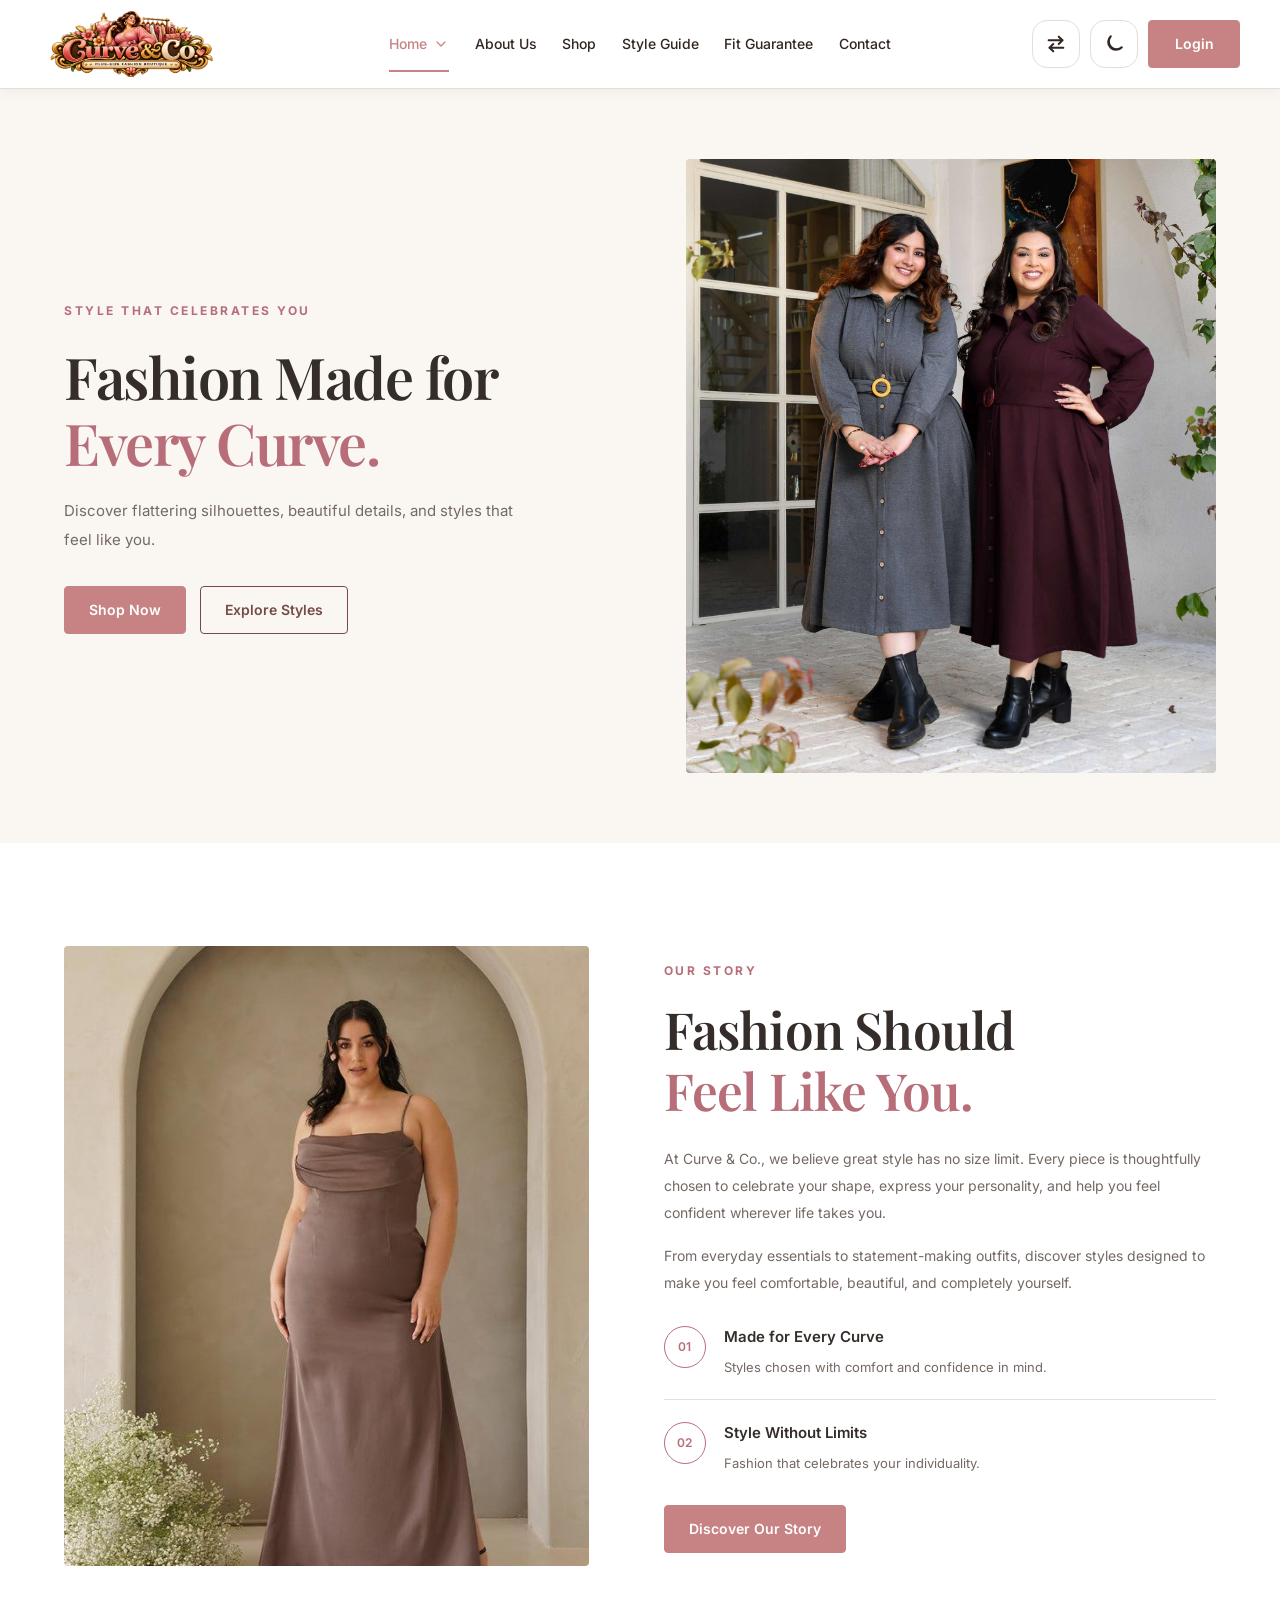
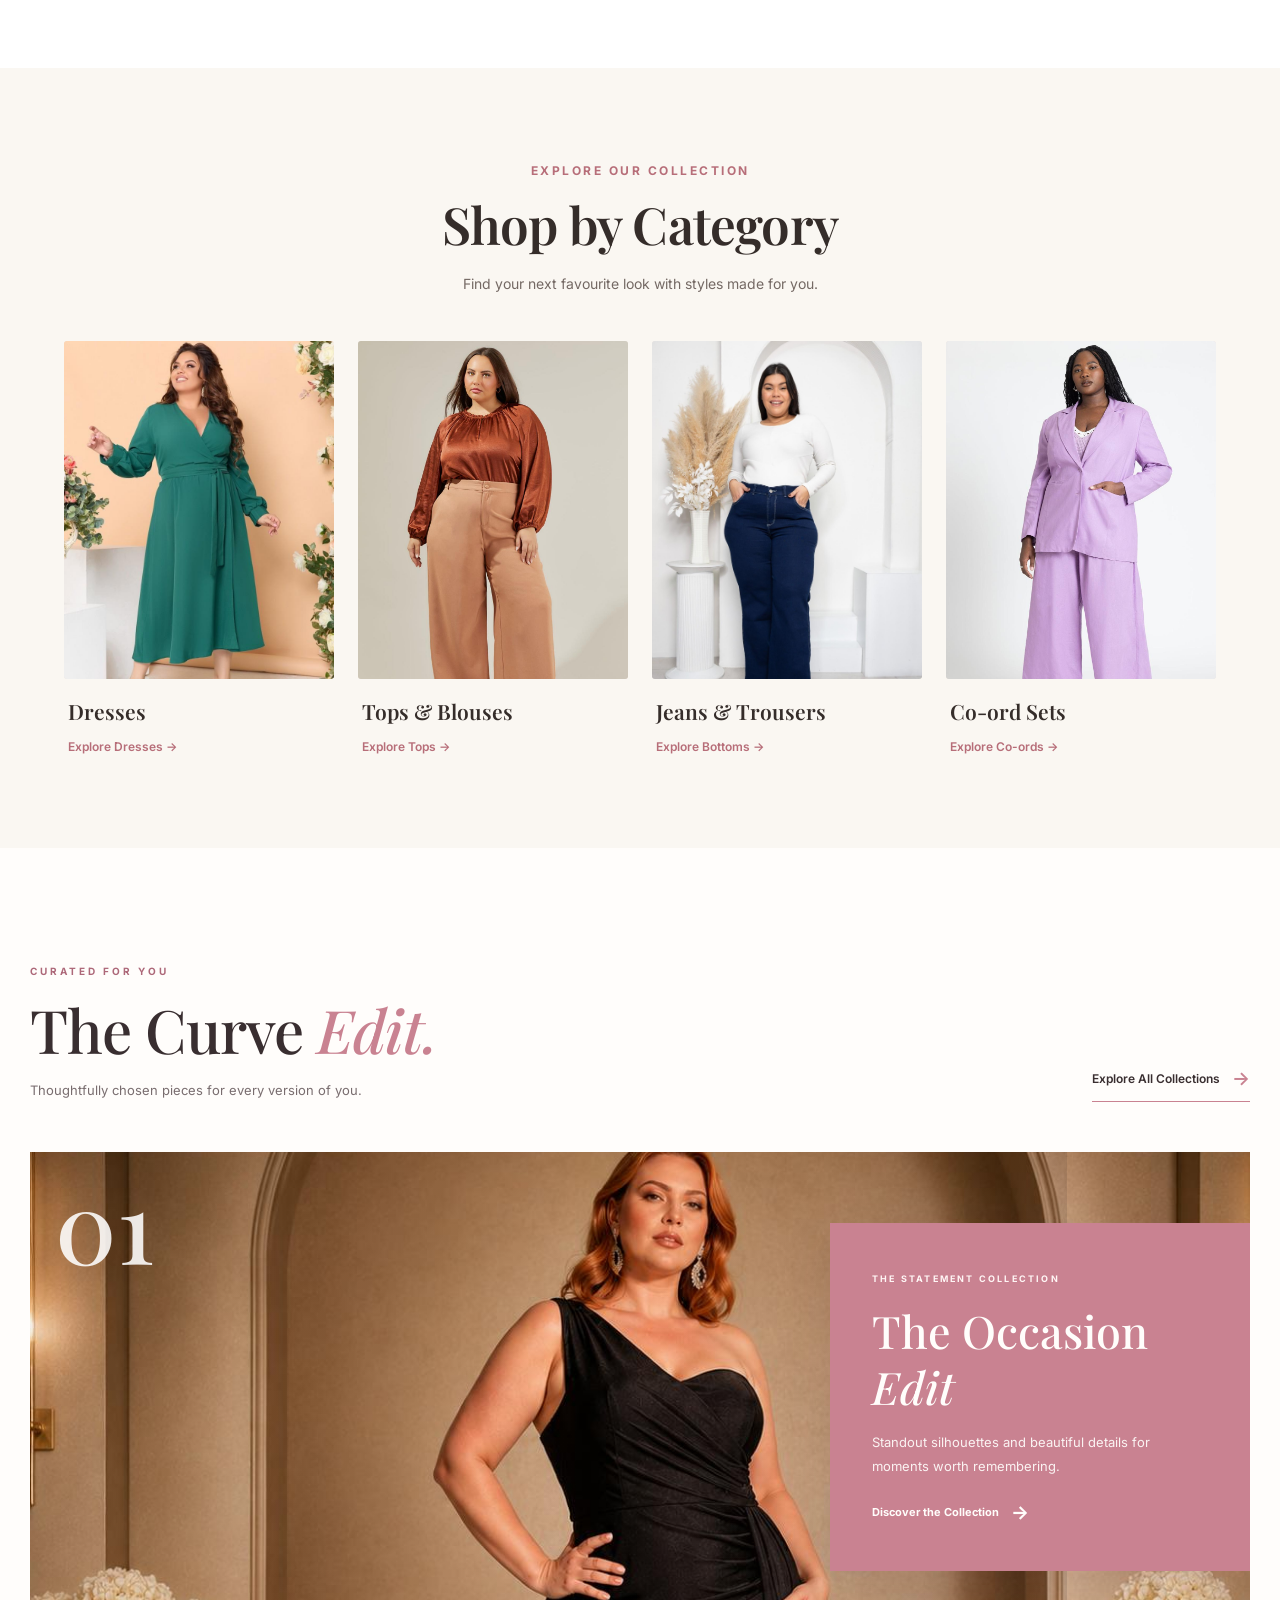
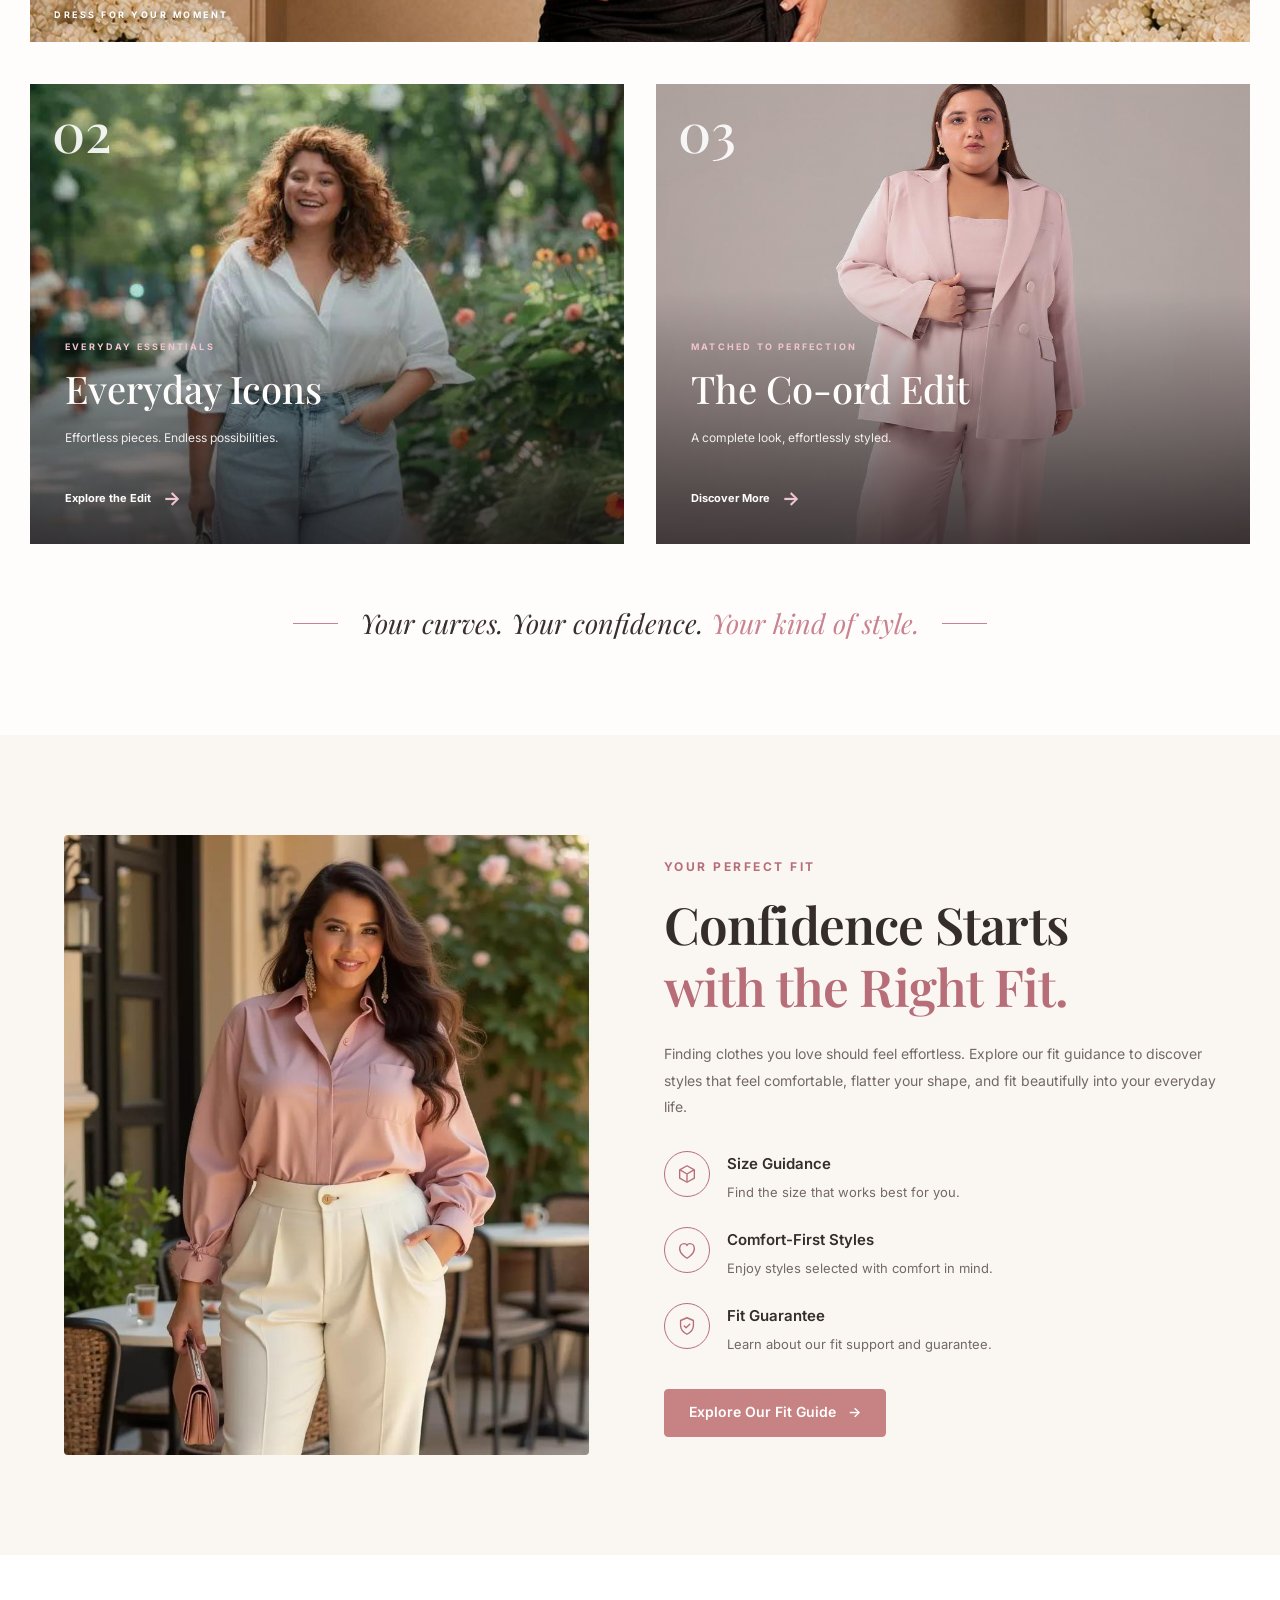
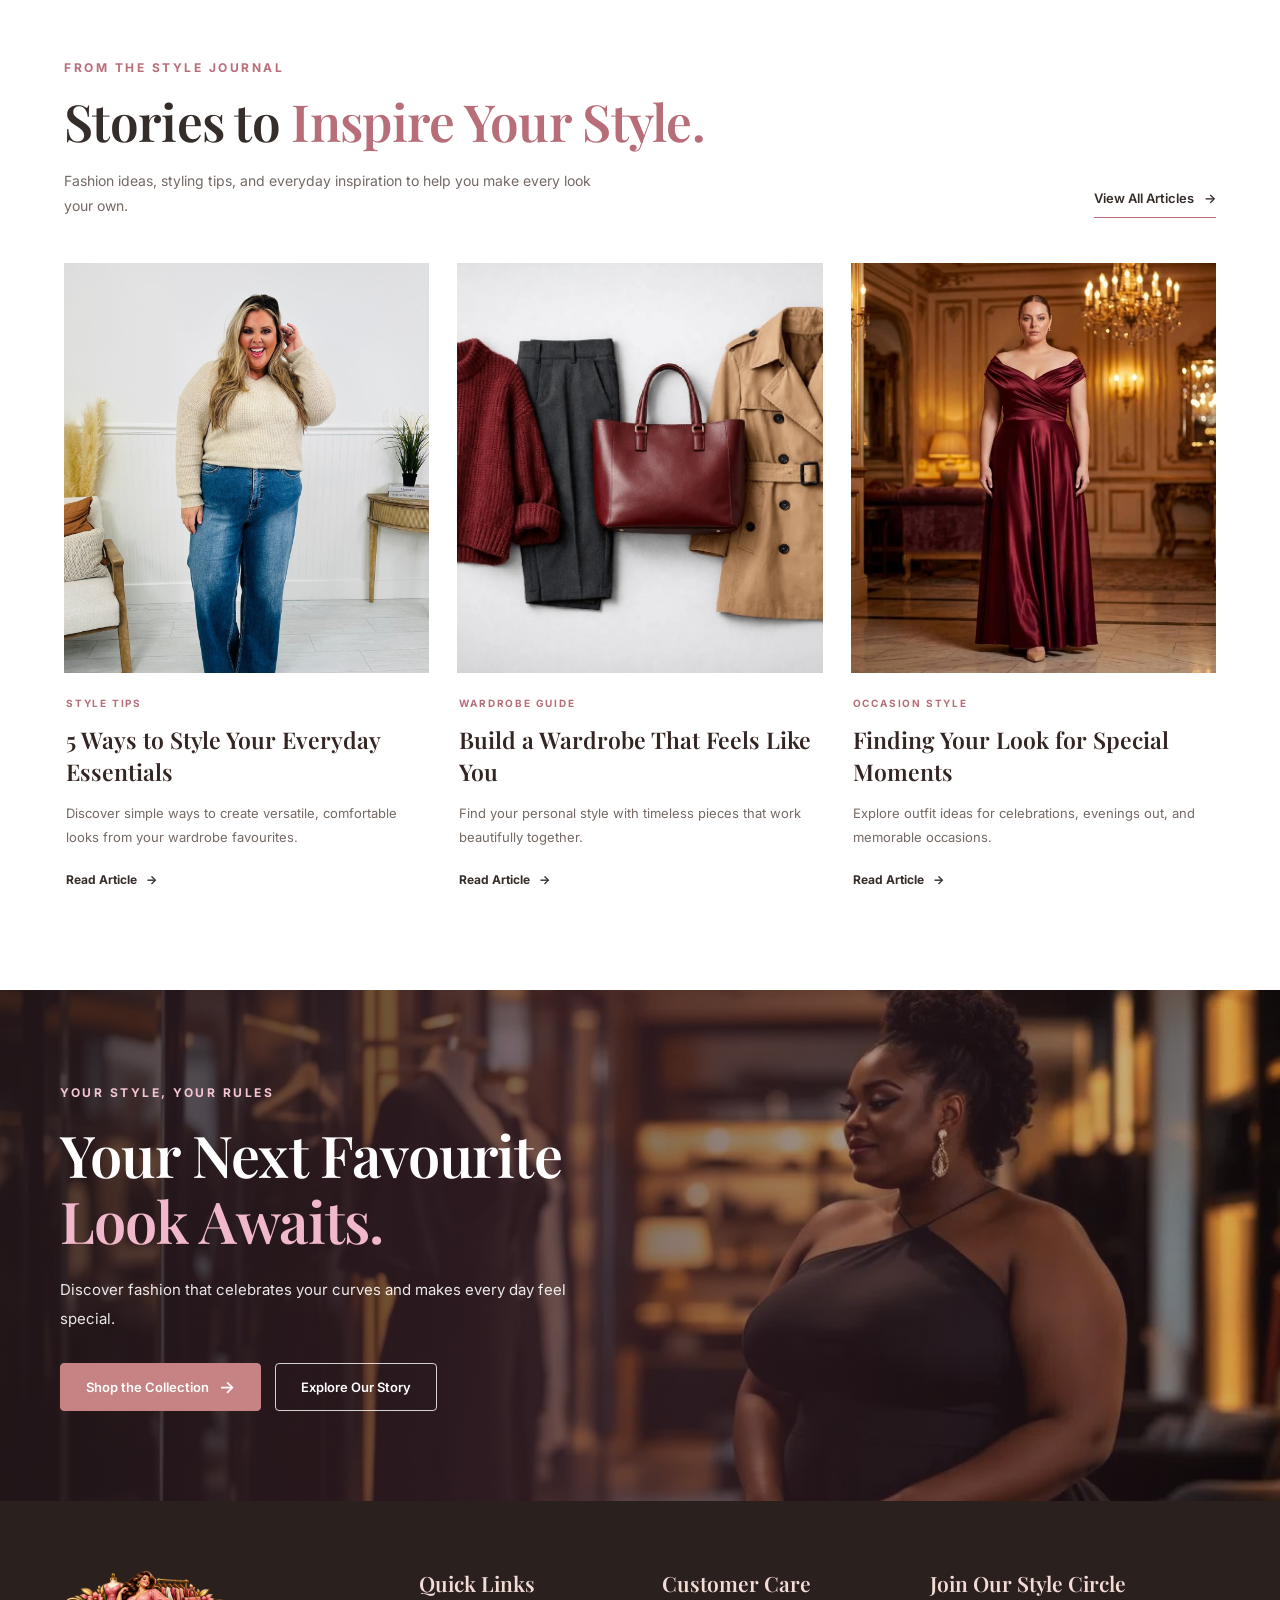
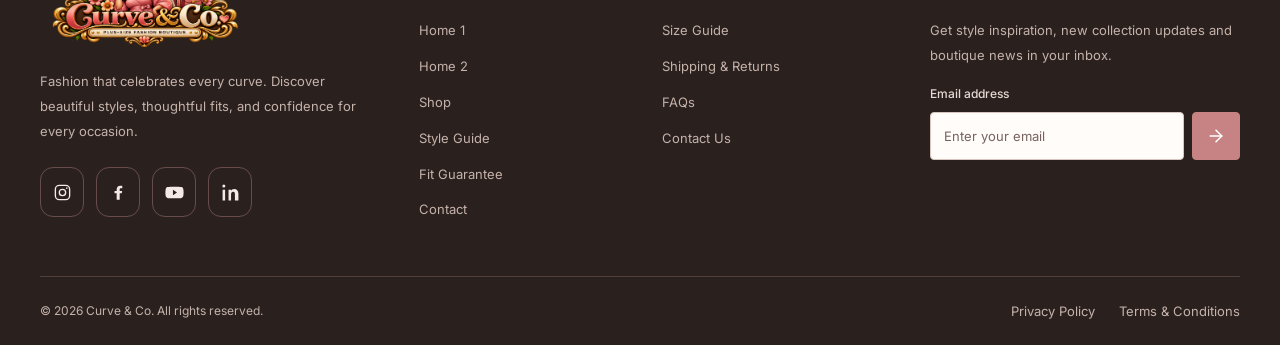
<file: home2.html>
<!DOCTYPE html>
<html lang="en">
<head>
    <meta charset="UTF-8">
    <meta name="viewport" content="width=device-width, initial-scale=1.0">

    <meta
        name="description"
        content="Discover stylish, inclusive plus-size fashion at Curve & Co."
    >

    <title>Curve & Co. | Plus-Size Fashion Boutique</title>
    <link
    rel="icon"
    type="image/png"
    href="images/logo.png"
>


    <!-- Google Fonts -->
    <link rel="preconnect" href="https://fonts.googleapis.com">
    <link rel="preconnect" href="https://fonts.gstatic.com" crossorigin>

    <link
        href="https://fonts.googleapis.com/css2?family=Inter:wght@400;500;600;700&family=Playfair+Display:wght@400;500;600;700&display=swap"
        rel="stylesheet"
    >

    <!-- CSS -->
    <link rel="stylesheet" href="css/style.css">
    <link rel="stylesheet" href="css/responsive.css">
    
</head>

<body>

    <!-- =====================================
         HEADER
    ====================================== -->

    <header class="curve-header" id="curveHeader">

        <div class="curve-header-container">

            <!-- LOGO - LEFT -->

            <a
                href="index.html"
                class="curve-logo"
                aria-label="Curve & Co. Home"
            >
                <img
                    src="images/logo.png"
                    alt="Curve & Co. Plus-Size Fashion Boutique"
                    class="curve-logo-img"
                >
            </a>


            <!-- DESKTOP NAVIGATION - CENTER -->

            <nav
                class="curve-desktop-nav"
                aria-label="Main navigation"
            >

                <ul class="curve-nav-list">

                    <!-- HOME DROPDOWN -->

                    <li class="curve-nav-item curve-home-dropdown">

                        <button
                            type="button"
                            class="curve-nav-link curve-home-toggle active"
                            aria-expanded="false"
                            aria-controls="curveHomeDropdown"
                        >
                            <span>Home</span>

                            <svg viewBox="0 0 24 24" aria-hidden="true">
                                <path d="m6 9 6 6 6-6"/>
                            </svg>
                        </button>

                        <ul
                            class="curve-dropdown-menu"
                            id="curveHomeDropdown"
                        >
                            <li>
                                <a href="index.html">Home 1</a>
                            </li>

                            <li>
                                <a href="home2.html"class="active">Home 2</a>
                            </li>
                        </ul>

                    </li>
                    <li class="curve-nav-item">
                        <a href="about.html" class="curve-nav-link">
                            About Us
                        </a>
                    </li>


                    <!-- SHOP -->

                    <li class="curve-nav-item">
                        <a href="shop.html" class="curve-nav-link">
                            Shop
                        </a>
                    </li>


                    <!-- STYLE GUIDE -->

                    <li class="curve-nav-item">
                        <a
                            href="style-guide.html"
                            class="curve-nav-link"
                        >
                            Style Guide
                        </a>
                    </li>


                    <!-- FIT GUARANTEE -->

                    <li class="curve-nav-item">
                        <a
                            href="fit-guarantee.html"
                            class="curve-nav-link"
                        >
                            Fit Guarantee
                        </a>
                    </li>


                    <!-- CONTACT -->

                    <li class="curve-nav-item">
                        <a
                            href="contact.html"
                            class="curve-nav-link"
                        >
                            Contact
                        </a>
                    </li>

                </ul>

            </nav>


            <!-- DESKTOP ACTIONS - RIGHT -->

            <div class="curve-header-actions">

                <!-- RTL BUTTON -->

                <button
                    type="button"
                    class="curve-icon-btn curve-rtl-toggle"
                    data-curve-rtl
                    aria-label="Toggle right-to-left layout"
                    aria-pressed="false"
                    title="Toggle RTL"
                >
                    <svg
                        viewBox="0 0 24 24"
                        aria-hidden="true"
                    >
                        <path d="M4 8h15"/>
                        <path d="m15 4 4 4-4 4"/>
                        <path d="M20 16H5"/>
                        <path d="m9 12-4 4 4 4"/>
                    </svg>
                </button>


                <!-- DARK MODE BUTTON -->

                <button
                    type="button"
                    class="curve-icon-btn curve-theme-toggle"
                    data-curve-theme
                    aria-label="Toggle dark mode"
                    aria-pressed="false"
                    title="Toggle dark mode"
                >
                    <svg
                        viewBox="0 0 24 24"
                        aria-hidden="true"
                    >
                        <path
                            d="M20.5 15.5A8.5 8.5 0 0 1 8.5 3.5
                            8.5 8.5 0 1 0 20.5 15.5Z"
                        />
                    </svg>
                </button>


                <!-- LOGIN BUTTON -->

                <a href="login.html" class="curve-login-btn">
                    Login
                </a>

            </div>


            <!-- HAMBURGER BUTTON -->

            <button
                type="button"
                class="curve-menu-toggle"
                id="curveMenuToggle"
                aria-label="Open navigation menu"
                aria-expanded="false"
                aria-controls="curveMobilePanel"
            >

                <!-- MENU ICON -->

                <svg
                    class="curve-menu-icon"
                    viewBox="0 0 24 24"
                    aria-hidden="true"
                >
                    <path d="M4 6h16"/>
                    <path d="M4 12h16"/>
                    <path d="M4 18h16"/>
                </svg>

                <!-- CLOSE ICON -->

                <svg
                    class="curve-close-icon"
                    viewBox="0 0 24 24"
                    aria-hidden="true"
                >
                    <path d="m6 6 12 12"/>
                    <path d="M18 6 6 18"/>
                </svg>

            </button>

        </div>


        <!-- =====================================
             RESPONSIVE HAMBURGER PANEL
        ====================================== -->

        <div
            class="curve-mobile-panel"
            id="curveMobilePanel"
            aria-hidden="true"
            inert
        >

            <!-- MOBILE NAVIGATION -->

            <nav
                class="curve-mobile-nav"
                aria-label="Responsive navigation"
            >

                <ul class="curve-mobile-nav-list">

                    <!-- HOME DROPDOWN -->

                    <li class="curve-mobile-nav-item curve-mobile-home">

                        <button
                            type="button"
                            class="curve-mobile-link curve-mobile-home-toggle active"
                            aria-expanded="false"
                            aria-controls="curveMobileHomeDropdown"
                        >
                            <span>Home</span>

                            <svg viewBox="0 0 24 24" aria-hidden="true">
                                <path d="m6 9 6 6 6-6"/>
                            </svg>
                        </button>

                        <ul
                            class="curve-mobile-dropdown"
                            id="curveMobileHomeDropdown"
                            hidden
                        >
                            <li>
                                <a href="index.html">Home 1</a>
                            </li>

                            <li>
                                <a href="home2.html"class="active">Home 2</a>
                            </li>
                        </ul>

                    </li>
                    <li class="curve-mobile-nav-item">
                        <a href="about.html" class="curve-mobile-link">
                            About Us
                        </a>
                    </li>


                    <!-- SHOP -->

                    <li class="curve-mobile-nav-item">
                        <a href="shop.html" class="curve-mobile-link">
                            Shop
                        </a>
                    </li>


                    <!-- STYLE GUIDE -->

                    <li class="curve-mobile-nav-item">
                        <a
                            href="style-guide.html"
                            class="curve-mobile-link"
                        >
                            Style Guide
                        </a>
                    </li>


                    <!-- FIT GUARANTEE -->

                    <li class="curve-mobile-nav-item">
                        <a
                            href="fit-guarantee.html"
                            class="curve-mobile-link"
                        >
                            Fit Guarantee
                        </a>
                    </li>


                    <!-- CONTACT -->

                    <li class="curve-mobile-nav-item">
                        <a
                            href="contact.html"
                            class="curve-mobile-link"
                        >
                            Contact
                        </a>
                    </li>

                </ul>

            </nav>


            <!-- MOBILE ACTION BUTTONS -->

            <div class="curve-mobile-actions">

                <!-- RTL -->

                <button
                    type="button"
                    class="curve-icon-btn curve-rtl-toggle"
                    data-curve-rtl
                    aria-label="Toggle right-to-left layout"
                    aria-pressed="false"
                    title="Toggle RTL"
                >
                    <svg viewBox="0 0 24 24" aria-hidden="true">
                        <path d="M4 8h15"/>
                        <path d="m15 4 4 4-4 4"/>
                        <path d="M20 16H5"/>
                        <path d="m9 12-4 4 4 4"/>
                    </svg>
                </button>


                <!-- DARK MODE -->

                <button
                    type="button"
                    class="curve-icon-btn curve-theme-toggle"
                    data-curve-theme
                    aria-label="Toggle dark mode"
                    aria-pressed="false"
                    title="Toggle dark mode"
                >
                    <svg viewBox="0 0 24 24" aria-hidden="true">
                        <path
                            d="M20.5 15.5A8.5 8.5 0 0 1 8.5 3.5
                            8.5 8.5 0 1 0 20.5 15.5Z"
                        />
                    </svg>
                </button>


                <!-- LOGIN -->

                <a href="login.html" class="curve-login-btn">
                    Login
                </a>

            </div>

        </div>

    </header>


    <!-- =====================================
         PAGE CONTENT
    ====================================== -->

    <main id="mainContent">
<section class="cc-home2-hero" id="ccHome2Hero">
    <div class="cc-home2-hero-container">

        <div class="cc-home2-hero-content">
            <span class="cc-home2-hero-eyebrow">
                STYLE THAT CELEBRATES YOU
            </span>

            <h1 class="cc-home2-hero-title">
                Fashion Made for
                <span>Every Curve.</span>
            </h1>

            <p class="cc-home2-hero-description">
                Discover flattering silhouettes, beautiful details,
                and styles that feel like you.
            </p>

            <div class="cc-home2-hero-actions">
                <a href="shop.html"
                   class="cc-btn-primary cc-home2-hero-primary">
                    Shop Now
                </a>

                <a href="shop.html"
                   class="cc-btn-secondary cc-home2-hero-secondary">
                    Explore Styles
                </a>
            </div>
        </div>

        <div class="cc-home2-hero-image">
            <img
                src="images/home2-hero.jpg"
                alt="Plus-size fashion collection from Curve & Co."
                fetchpriority="high"
                width="700"
                height="850"
            >
        </div>

    </div>
</section>

<!-- =========================================
     HOME 2 — OUR STORY SECTION
========================================= -->

<section class="cc-home2-story" id="ccHome2Story">

    <div class="cc-home2-story-container">

        <!-- STORY IMAGE -->
        <div class="cc-home2-story-image">
            <img
                src="images/home2-our-story.jpg"
                alt="Curve & Co. plus-size fashion collection"
                loading="lazy"
                width="650"
                height="750"
            >
        </div>

        <!-- STORY CONTENT -->
        <div class="cc-home2-story-content">

            <span class="cc-home2-story-eyebrow">
                OUR STORY
            </span>

            <h2 class="cc-home2-story-title">
                Fashion Should
                <span>Feel Like You.</span>
            </h2>

            <p class="cc-home2-story-description">
                At Curve & Co., we believe great style has no size limit.
                Every piece is thoughtfully chosen to celebrate your shape,
                express your personality, and help you feel confident
                wherever life takes you.
            </p>

            <p class="cc-home2-story-description">
                From everyday essentials to statement-making outfits,
                discover styles designed to make you feel comfortable,
                beautiful, and completely yourself.
            </p>

            <!-- STORY HIGHLIGHTS -->
            <div class="cc-home2-story-highlights">

                <div class="cc-home2-story-highlight">
                    <span class="cc-home2-story-highlight-number">
                        01
                    </span>

                    <div class="cc-home2-story-highlight-content">
                        <h3>Made for Every Curve</h3>
                        <p>
                            Styles chosen with comfort and confidence in mind.
                        </p>
                    </div>
                </div>

                <div class="cc-home2-story-highlight">
                    <span class="cc-home2-story-highlight-number">
                        02
                    </span>

                    <div class="cc-home2-story-highlight-content">
                        <h3>Style Without Limits</h3>
                        <p>
                            Fashion that celebrates your individuality.
                        </p>
                    </div>
                </div>

            </div>

            <!-- STORY BUTTON -->
            <div class="cc-home2-story-actions">
                <a href="about.html" class="cc-btn-primary">
                    Discover Our Story
                </a>
            </div>

        </div>

    </div>

</section>
<!-- HOME 2 — SHOP BY CATEGORY -->
<section class="cc-home2-categories" id="ccHome2Categories">

    <div class="cc-home2-categories-container">

        <!-- SECTION HEADER -->
        <div class="cc-home2-categories-header">
            <span class="cc-home2-categories-eyebrow">
                EXPLORE OUR COLLECTION
            </span>

            <h2 class="cc-home2-categories-title">
                Shop by Category
            </h2>

            <p class="cc-home2-categories-description">
                Find your next favourite look with styles made for you.
            </p>
        </div>

        <!-- CATEGORY GRID -->
        <div class="cc-home2-categories-grid">

            <!-- DRESSES -->
            <a href="shop.html?category=dresses"
               class="cc-home2-category-card">
                <div class="cc-home2-category-image">
                    <img src="images/category-1.jpg"
                         alt="Plus-size dresses"
                         loading="lazy"
                         width="600"
                         height="750">
                </div>
                <div class="cc-home2-category-content">
                    <h3>Dresses</h3>
                    <span>Explore Dresses &rarr;</span>
                </div>
            </a>

            <!-- TOPS & BLOUSES -->
            <a href="shop.html?category=tops"
               class="cc-home2-category-card">
                <div class="cc-home2-category-image">
                    <img src="images/category-2.jpg"
                         alt="Plus-size tops and blouses"
                         loading="lazy"
                         width="600"
                         height="750">
                </div>
                <div class="cc-home2-category-content">
                    <h3>Tops &amp; Blouses</h3>
                    <span>Explore Tops &rarr;</span>
                </div>
            </a>

            <!-- JEANS & TROUSERS -->
            <a href="shop.html?category=bottoms"
               class="cc-home2-category-card">
                <div class="cc-home2-category-image">
                    <img src="images/category-3.jpg"
                         alt="Plus-size jeans and trousers"
                         loading="lazy"
                         width="600"
                         height="750">
                </div>
                <div class="cc-home2-category-content">
                    <h3>Jeans &amp; Trousers</h3>
                    <span>Explore Bottoms &rarr;</span>
                </div>
            </a>

            <!-- CO-ORD SETS -->
            <a href="shop.html?category=coords"
               class="cc-home2-category-card">
                <div class="cc-home2-category-image">
                    <img src="images/category-4.jpg"
                         alt="Plus-size matching co-ord sets"
                         loading="lazy"
                         width="600"
                         height="750">
                </div>
                <div class="cc-home2-category-content">
                    <h3>Co-ord Sets</h3>
                    <span>Explore Co-ords &rarr;</span>
                </div>
            </a>

        </div>

    </div>

</section>

<!-- =========================================
     HOME 2 — SECTION 4: THE CURVE EDIT
========================================= -->


<!-- ==========================================
     CURVE & CO. — THE CURVE EDIT
     Editorial Magazine Layout
=========================================== -->
<section class="cc-home2-edit" id="ccHome2Edit">

    <div class="cc-home2-edit-container">

        <!-- SECTION HEADER -->
        <div class="cc-home2-edit-header">

            <div class="cc-home2-edit-heading">

                <span class="cc-home2-edit-eyebrow">
                    CURATED FOR YOU
                </span>

                <h2 class="cc-home2-edit-title">
                    The Curve <span>Edit.</span>
                </h2>

                <p class="cc-home2-edit-description">
                    Thoughtfully chosen pieces for every version of you.
                </p>

            </div>

            <a href="shop.html" class="cc-home2-edit-view-all">
                Explore All Collections
                <span aria-hidden="true">&rarr;</span>
            </a>

        </div>


        <!-- FEATURED OCCASION EDIT -->
        <article class="cc-home2-edit-featured">

            <a
                href="shop.html?collection=occasion"
                class="cc-home2-edit-featured-image"
                aria-label="Explore the Occasion Edit"
            >
                <img
                    src="images/home2-edit-occasion.jpg"
                    alt="Elegant plus-size occasion wear"
                    loading="lazy"
                    width="1200"
                    height="800"
                >
            </a>

            <div class="cc-home2-edit-featured-number" aria-hidden="true">
                01
            </div>

            <div class="cc-home2-edit-featured-content">

                <span class="cc-home2-edit-label">
                    THE STATEMENT COLLECTION
                </span>

                <h3 class="cc-home2-edit-card-title">
                    The Occasion
                    <span>Edit</span>
                </h3>

                <p class="cc-home2-edit-card-description">
                    Standout silhouettes and beautiful details
                    for moments worth remembering.
                </p>

                <a
                    href="shop.html?collection=occasion"
                    class="cc-home2-edit-link"
                >
                    Discover the Collection
                    <span aria-hidden="true">&rarr;</span>
                </a>

            </div>

            <span class="cc-home2-edit-featured-caption">
                DRESS FOR YOUR MOMENT
            </span>

        </article>


        <!-- SECONDARY COLLECTIONS -->
        <div class="cc-home2-edit-grid">

            <!-- EVERYDAY COLLECTION -->
            <article class="cc-home2-edit-card">

                <a
                    href="shop.html?collection=everyday"
                    class="cc-home2-edit-card-image"
                    aria-label="Explore Everyday Icons"
                >
                    <img
                        src="images/home2-edit-everyday.jpg"
                        alt="Plus-size everyday fashion with a tailored blazer"
                        loading="lazy"
                        width="700"
                        height="850"
                    >
                </a>

                <div class="cc-home2-edit-card-overlay"></div>

                <div class="cc-home2-edit-card-number" aria-hidden="true">
                    02
                </div>

                <div class="cc-home2-edit-card-content">

                    <span class="cc-home2-edit-label">
                        EVERYDAY ESSENTIALS
                    </span>

                    <h3 class="cc-home2-edit-card-title">
                        Everyday Icons
                    </h3>

                    <p class="cc-home2-edit-card-description">
                        Effortless pieces. Endless possibilities.
                    </p>

                    <a
                        href="shop.html?collection=everyday"
                        class="cc-home2-edit-link"
                    >
                        Explore the Edit
                        <span aria-hidden="true">&rarr;</span>
                    </a>

                </div>

            </article>


            <!-- CO-ORD COLLECTION -->
            <article class="cc-home2-edit-card">

                <a
                    href="shop.html?collection=coords"
                    class="cc-home2-edit-card-image"
                    aria-label="Explore The Co-ord Edit"
                >
                    <img
                        src="images/home2-edit-coords.jpg"
                        alt="Plus-size model wearing a coordinated two-piece outfit"
                        loading="lazy"
                        width="700"
                        height="850"
                    >
                </a>

                <div class="cc-home2-edit-card-overlay"></div>

                <div class="cc-home2-edit-card-number" aria-hidden="true">
                    03
                </div>

                <div class="cc-home2-edit-card-content">

                    <span class="cc-home2-edit-label">
                        MATCHED TO PERFECTION
                    </span>

                    <h3 class="cc-home2-edit-card-title">
                        The Co-ord Edit
                    </h3>

                    <p class="cc-home2-edit-card-description">
                        A complete look, effortlessly styled.
                    </p>

                    <a
                        href="shop.html?collection=coords"
                        class="cc-home2-edit-link"
                    >
                        Discover More
                        <span aria-hidden="true">&rarr;</span>
                    </a>

                </div>

            </article>

        </div>


        <!-- SECTION FOOTER -->
        <div class="cc-home2-edit-footer">
            <span class="cc-home2-edit-footer-line"></span>

            <p>
                Your curves. Your confidence.
                <span>Your kind of style.</span>
            </p>

            <span class="cc-home2-edit-footer-line"></span>
        </div>

    </div>

</section>

<!-- =========================================
     HOME 2 — SECTION 5: FIND YOUR FIT
========================================= -->

<section class="cc-home2-fit" id="ccHome2Fit">

    <div class="cc-home2-fit-container">

        <!-- FIT GUIDE IMAGE -->
        <div class="cc-home2-fit-image">
            <img
                src="images/home2-find-your-fit.jpg"
                alt="Confident woman showcasing a comfortable, stylish outfit"
                loading="lazy"
                width="750"
                height="850"
            >
        </div>

        <!-- FIT GUIDE CONTENT -->
        <div class="cc-home2-fit-content">

            <span class="cc-home2-fit-eyebrow">
                YOUR PERFECT FIT
            </span>

            <h2 class="cc-home2-fit-title">
                Confidence Starts
                <span>with the Right Fit.</span>
            </h2>

            <p class="cc-home2-fit-description">
                Finding clothes you love should feel effortless.
                Explore our fit guidance to discover styles that
                feel comfortable, flatter your shape, and fit
                beautifully into your everyday life.
            </p>

            <!-- FIT BENEFITS -->
            <div class="cc-home2-fit-benefits">

                <div class="cc-home2-fit-benefit">
                    <span class="cc-home2-fit-benefit-icon"
                          aria-hidden="true">
                        <svg viewBox="0 0 24 24"
                             fill="none"
                             xmlns="http://www.w3.org/2000/svg">
                            <path d="M4 7.5L12 3L20 7.5V16.5L12 21L4 16.5V7.5Z"
                                  stroke="currentColor"
                                  stroke-width="1.5"
                                  stroke-linejoin="round"/>
                            <path d="M4.5 7.5L12 12L19.5 7.5M12 12V20.5"
                                  stroke="currentColor"
                                  stroke-width="1.5"
                                  stroke-linejoin="round"/>
                        </svg>
                    </span>

                    <div class="cc-home2-fit-benefit-text">
                        <h3>Size Guidance</h3>
                        <p>Find the size that works best for you.</p>
                    </div>
                </div>

                <div class="cc-home2-fit-benefit">
                    <span class="cc-home2-fit-benefit-icon"
                          aria-hidden="true">
                        <svg viewBox="0 0 24 24"
                             fill="none"
                             xmlns="http://www.w3.org/2000/svg">
                            <path d="M12 21S4 16.5 4 10.5C4 7.5 6 5 9 5C10.5 5 11.5 6 12 7C12.5 6 13.5 5 15 5C18 5 20 7.5 20 10.5C20 16.5 12 21 12 21Z"
                                  stroke="currentColor"
                                  stroke-width="1.5"
                                  stroke-linejoin="round"/>
                        </svg>
                    </span>

                    <div class="cc-home2-fit-benefit-text">
                        <h3>Comfort-First Styles</h3>
                        <p>Enjoy styles selected with comfort in mind.</p>
                    </div>
                </div>

                <div class="cc-home2-fit-benefit">
                    <span class="cc-home2-fit-benefit-icon"
                          aria-hidden="true">
                        <svg viewBox="0 0 24 24"
                             fill="none"
                             xmlns="http://www.w3.org/2000/svg">
                            <path d="M12 3L19 6V11.5C19 16 16 19 12 21C8 19 5 16 5 11.5V6L12 3Z"
                                  stroke="currentColor"
                                  stroke-width="1.5"
                                  stroke-linejoin="round"/>
                            <path d="M9 12L11 14L15 10"
                                  stroke="currentColor"
                                  stroke-width="1.5"
                                  stroke-linecap="round"
                                  stroke-linejoin="round"/>
                        </svg>
                    </span>

                    <div class="cc-home2-fit-benefit-text">
                        <h3>Fit Guarantee</h3>
                        <p>Learn about our fit support and guarantee.</p>
                    </div>
                </div>

            </div>

            <!-- FIT GUIDE CTA -->
            <div class="cc-home2-fit-actions">
                <a href="fit-guarantee.html" class="cc-btn-primary">
                    Explore Our Fit Guide
                    <span aria-hidden="true">&rarr;</span>
                </a>
            </div>

        </div>

    </div>

</section>

<!-- =========================================
     HOME 2 — SECTION 6: THE STYLE JOURNAL
========================================= -->

<section class="cc-home2-journal" id="ccHome2Journal">

    <div class="cc-home2-journal-container">

        <!-- SECTION HEADER -->
        <div class="cc-home2-journal-header">

            <div class="cc-home2-journal-heading">

                <span class="cc-home2-journal-eyebrow">
                    FROM THE STYLE JOURNAL
                </span>

                <h2 class="cc-home2-journal-title">
                    Stories to
                    <span>Inspire Your Style.</span>
                </h2>

                <p class="cc-home2-journal-description">
                    Fashion ideas, styling tips, and everyday inspiration
                    to help you make every look your own.
                </p>

            </div>

            <a href="blog.html" class="cc-home2-journal-view-all">
                View All Articles
                <span aria-hidden="true">&rarr;</span>
            </a>

        </div>

        <!-- BLOG ARTICLE GRID -->
        <div class="cc-home2-journal-grid">

            <!-- ARTICLE 1 -->
            <article class="cc-home2-journal-card">

                <a href="blog.html"
                   class="cc-home2-journal-image"
                   aria-label="Read 5 Ways to Style Your Everyday Essentials">

                    <img
                        src="images/home2-journal-everyday.jpg"
                        alt="Everyday plus-size outfit styling inspiration"
                        loading="lazy"
                        width="600"
                        height="450"
                    >

                </a>

                <div class="cc-home2-journal-card-content">

                    <span class="cc-home2-journal-category">
                        STYLE TIPS
                    </span>

                    <h3 class="cc-home2-journal-card-title">
                        <a href="blog.html">
                            5 Ways to Style Your Everyday Essentials
                        </a>
                    </h3>

                    <p class="cc-home2-journal-card-description">
                        Discover simple ways to create versatile,
                        comfortable looks from your wardrobe favourites.
                    </p>

                    <a href="blog.html"
                       class="cc-home2-journal-read-more">
                        Read Article
                        <span aria-hidden="true">&rarr;</span>
                    </a>

                </div>

            </article>

            <!-- ARTICLE 2 -->
            <article class="cc-home2-journal-card">

                <a href="blog.html"
                   class="cc-home2-journal-image"
                   aria-label="Read Build a Wardrobe That Feels Like You">

                    <img
                        src="images/home2-journal-wardrobe.jpg"
                        alt="Plus-size fashion wardrobe inspiration"
                        loading="lazy"
                        width="600"
                        height="450"
                    >

                </a>

                <div class="cc-home2-journal-card-content">

                    <span class="cc-home2-journal-category">
                        WARDROBE GUIDE
                    </span>

                    <h3 class="cc-home2-journal-card-title">
                        <a href="blog.html">
                            Build a Wardrobe That Feels Like You
                        </a>
                    </h3>

                    <p class="cc-home2-journal-card-description">
                        Find your personal style with timeless pieces
                        that work beautifully together.
                    </p>

                    <a href="blog.html"
                       class="cc-home2-journal-read-more">
                        Read Article
                        <span aria-hidden="true">&rarr;</span>
                    </a>

                </div>

            </article>

            <!-- ARTICLE 3 -->
            <article class="cc-home2-journal-card">

                <a href="blog.html"
                   class="cc-home2-journal-image"
                   aria-label="Read Finding Your Look for Special Moments">

                    <img
                        src="images/home2-journal-occasion.jpg"
                        alt="Elegant plus-size occasion wear inspiration"
                        loading="lazy"
                        width="600"
                        height="450"
                    >

                </a>

                <div class="cc-home2-journal-card-content">

                    <span class="cc-home2-journal-category">
                        OCCASION STYLE
                    </span>

                    <h3 class="cc-home2-journal-card-title">
                        <a href="blog.html">
                            Finding Your Look for Special Moments
                        </a>
                    </h3>

                    <p class="cc-home2-journal-card-description">
                        Explore outfit ideas for celebrations,
                        evenings out, and memorable occasions.
                    </p>

                    <a href="blog.html"
                       class="cc-home2-journal-read-more">
                        Read Article
                        <span aria-hidden="true">&rarr;</span>
                    </a>

                </div>

            </article>

        </div>

    </div>

</section>

<!-- HOME 2: FINAL CTA BANNER -->
<section class="cc-home2-cta" id="ccHome2Cta">
    <div class="cc-home2-cta-background">
        <img
            src="images/home2-cta-banner.jpg"
            alt="Elegant plus-size fashion celebrating confidence and personal style"
            loading="lazy"
            width="1600"
            height="700"
        >
    </div>

    <div class="cc-home2-cta-overlay"></div>

    <div class="cc-home2-cta-container">
        <div class="cc-home2-cta-content">

            <span class="cc-home2-cta-eyebrow">
                YOUR STYLE, YOUR RULES
            </span>

            <h2 class="cc-home2-cta-title">
                Your Next Favourite
                <span>Look Awaits.</span>
            </h2>

            <p class="cc-home2-cta-description">
                Discover fashion that celebrates your curves
                and makes every day feel special.
            </p>

            <div class="cc-home2-cta-actions">
                <a href="shop.html" class="cc-btn-primary cc-home2-cta-primary">
                    Shop the Collection
                    <span aria-hidden="true">&rarr;</span>
                </a>

                <a href="about.html" class="cc-btn-secondary cc-home2-cta-secondary">
                    Explore Our Story
                </a>
            </div>

        </div>
    </div>
</section>
<!-- END HOME 2: FINAL CTA BANNER -->

    </main>

<!-- =========================================
     CURVE & CO. - FOOTER
========================================= -->

<footer class="curve-footer" id="curveFooter">

    <div class="curve-footer-container">

        <div class="curve-footer-grid">

            <!-- BRAND COLUMN -->

            <div class="curve-footer-brand">

                <a href="index.html" class="curve-footer-logo">
                    <img
                        src="images/logo.png"
                        alt="Curve & Co. Plus-Size Fashion Boutique"
                    >
                </a>

                <p class="curve-footer-description">
                    Fashion that celebrates every curve.
                    Discover beautiful styles, thoughtful fits,
                    and confidence for every occasion.
                </p>

                <!-- SOCIAL MEDIA ICONS -->

                <div class="curve-footer-socials">

                    <!-- INSTAGRAM -->

                    <a
                        href="#"
                        class="curve-social-link"
                        aria-label="Instagram"
                        target="_blank"
                        rel="noopener noreferrer"
                    >
                        <svg viewBox="0 0 24 24" aria-hidden="true">
                            <rect
                                x="3"
                                y="3"
                                width="18"
                                height="18"
                                rx="5"
                            />
                            <circle cx="12" cy="12" r="4"/>
                            <circle
                                class="curve-social-dot"
                                cx="17.5"
                                cy="6.5"
                                r="1"
                            />
                        </svg>
                    </a>

                    <!-- FACEBOOK -->

                    <a
                        href="#"
                        class="curve-social-link"
                        aria-label="Facebook"
                        target="_blank"
                        rel="noopener noreferrer"
                    >
                        <svg viewBox="0 0 24 24" aria-hidden="true">
                            <path
                                class="curve-social-filled"
                                d="M13.5 21v-8h2.7l.4-3h-3.1V8.1
                                c0-.9.3-1.6 1.6-1.6h1.7V3.8
                                c-.8-.1-1.7-.2-2.6-.2
                                -2.7 0-4.5 1.7-4.5 4.7V10H7v3h2.7v8z"
                            />
                        </svg>
                    </a>

                    <!-- YOUTUBE -->

                    <a
                        href="#"
                        class="curve-social-link"
                        aria-label="YouTube"
                        target="_blank"
                        rel="noopener noreferrer"
                    >
                        <svg viewBox="0 0 24 24" aria-hidden="true">
                            <path
                                class="curve-social-filled"
                                d="M23 7.2a3 3 0 0 0-2.1-2.1
                                C19 4.6 12 4.6 12 4.6
                                s-7 0-8.9.5A3 3 0 0 0 1 7.2
                                C.5 9.1.5 12 .5 12s0 2.9.5 4.8
                                a3 3 0 0 0 2.1 2.1
                                c1.9.5 8.9.5 8.9.5s7 0 8.9-.5
                                a3 3 0 0 0 2.1-2.1
                                c.5-1.9.5-4.8.5-4.8
                                s0-2.9-.5-4.8Z"
                            />
                            <path
                                class="curve-social-cutout"
                                d="m10 15.5 5.2-3.5L10 8.5z"
                            />
                        </svg>
                    </a>

                    <!-- LINKEDIN -->

                    <a
                        href="#"
                        class="curve-social-link"
                        aria-label="LinkedIn"
                        target="_blank"
                        rel="noopener noreferrer"
                    >
                        <svg viewBox="0 0 24 24" aria-hidden="true">
                            <path
                                class="curve-social-filled"
                                d="M5.2 8.5H2V22h3.2z
                                M3.6 2A1.9 1.9 0 1 0 3.6 5.8
                                1.9 1.9 0 0 0 3.6 2
                                M22 13.7c0-4.1-2.2-6-5.2-6
                                -2.4 0-3.5 1.3-4.1 2.2V8.5H9.5V22h3.2v-7.1
                                c0-1.9.4-3.7 2.7-3.7
                                2.2 0 2.2 2.1 2.2 3.8V22H22z"
                            />
                        </svg>
                    </a>

                </div>

            </div>


            <!-- QUICK LINKS -->

            <div class="curve-footer-column">

                <h3 class="curve-footer-heading">
                    Quick Links
                </h3>

                <ul class="curve-footer-links">
                    <li><a href="index.html">Home 1</a></li>
                    <li><a href="home2.html">Home 2</a></li>
                    <li><a href="shop.html">Shop</a></li>
                    <li><a href="style-guide.html">Style Guide</a></li>
                    <li><a href="fit-guarantee.html">Fit Guarantee</a></li>
                    <li><a href="contact.html">Contact</a></li>
                </ul>

            </div>


            <!-- CUSTOMER CARE -->

            <div class="curve-footer-column">

                <h3 class="curve-footer-heading">
                    Customer Care
                </h3>

                <ul class="curve-footer-links">
                    <li>
                        <a href="fit-guarantee.html">Size Guide</a>
                    </li>
                    <li>
                        <a href="shipping-returns.html">
                            Shipping &amp; Returns
                        </a>
                    </li>
                    <li><a href="faq.html">FAQs</a></li>
                    <li><a href="contact.html">Contact Us</a></li>
                </ul>

            </div>


            <!-- NEWSLETTER -->

            <div class="curve-footer-column curve-footer-newsletter">

                <h3 class="curve-footer-heading">
                    Join Our Style Circle
                </h3>

                <p class="curve-footer-newsletter-text">
                    Get style inspiration, new collection updates
                    and boutique news in your inbox.
                </p>

                <form
                    class="curve-newsletter-form"
                    action="#"
                    method="post"
                >

                    <label
                        for="curveNewsletterEmail"
                        class="curve-newsletter-label"
                    >
                        Email address
                    </label>

                    <div class="curve-newsletter-field">

                        <input
                            type="email"
                            id="curveNewsletterEmail"
                            name="email"
                            placeholder="Enter your email"
                            autocomplete="email"
                            required
                        >

                        <button
                            type="submit"
                            class="curve-newsletter-btn"
                            aria-label="Subscribe to newsletter"
                        >
                            <svg viewBox="0 0 24 24" aria-hidden="true">
                                <path d="M5 12h14"/>
                                <path d="m12 5 7 7-7 7"/>
                            </svg>
                        </button>

                    </div>

                </form>

            </div>

        </div>


        <!-- FOOTER DIVIDER -->

        <div class="curve-footer-divider"></div>


        <!-- FOOTER BOTTOM -->

        <div class="curve-footer-bottom">

            <p class="curve-footer-copyright">
                &copy; <span id="curveCopyrightYear">2026</span>
                Curve &amp; Co. All rights reserved.
            </p>

            <div class="curve-footer-legal">
                <a href="privacy-policy.html">Privacy Policy</a>
                <a href="terms-conditions.html">
                    Terms &amp; Conditions
                </a>
            </div>

        </div>

    </div>

</footer>


    <!-- JAVASCRIPT -->

<!-- SCROLL TO TOP BUTTON -->
<button
    type="button"
    class="cc-scroll-top"
    id="ccScrollTop"
    aria-label="Scroll to top"
    title="Scroll to top"
>
    <svg
        viewBox="0 0 24 24"
        fill="none"
        xmlns="http://www.w3.org/2000/svg"
        aria-hidden="true"
    >
        <path
            d="M12 19V5M5 12L12 5L19 12"
            stroke="currentColor"
            stroke-width="1.8"
            stroke-linecap="round"
            stroke-linejoin="round"
        />
    </svg>
</button>

    <script src="js/main.js" defer></script>
    

</body>
</html>
</file>
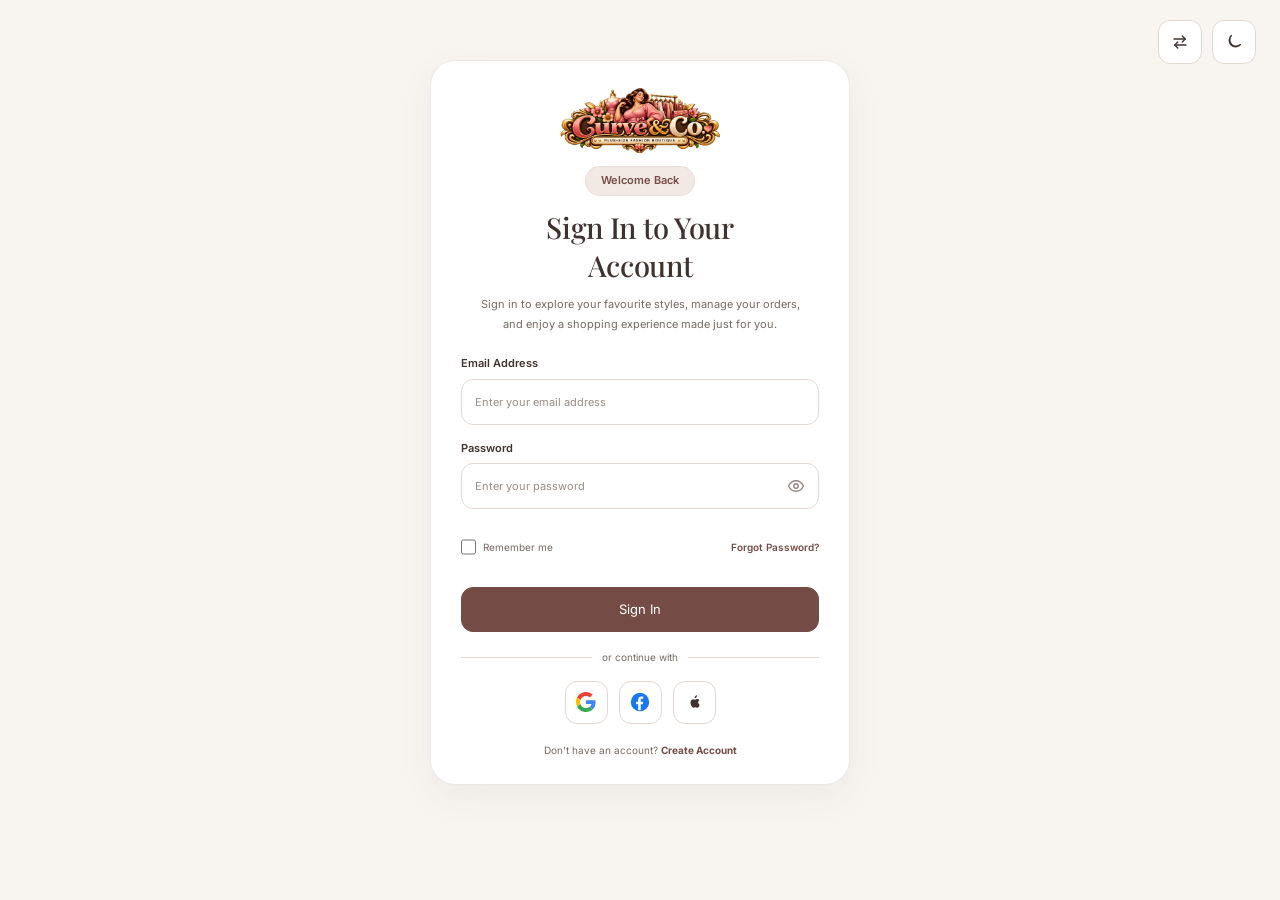
<file: login.html>
<!DOCTYPE html>
<html lang="en" dir="ltr" data-theme="light">

<head>
    <meta charset="UTF-8">
    <meta name="viewport" content="width=device-width, initial-scale=1.0">

    <title>Login | Curve &amp; Co.</title>
    <link
    rel="icon"
    type="image/png"
    href="images/logo.png"
>


    <!-- GOOGLE FONTS -->
    <link rel="preconnect" href="https://fonts.googleapis.com">
    <link rel="preconnect" href="https://fonts.gstatic.com" crossorigin>

    <link
        href="https://fonts.googleapis.com/css2?family=Inter:wght@400;500;600;700&family=Playfair+Display:wght@400;500;600;700&display=swap"
        rel="stylesheet">

    <!-- CSS -->
    <link rel="stylesheet" href="css/style.css">
    <link rel="stylesheet" href="css/responsive.css">
</head>

<body class="cc-login-page">

    <!-- THEME CONTROLS -->
    <div class="cc-login-top-controls">

        <!-- RTL -->

                <button
                    type="button"
                    class="curve-icon-btn curve-rtl-toggle"
                    data-curve-rtl
                    aria-label="Toggle right-to-left layout"
                    aria-pressed="false"
                    title="Toggle RTL"
                >
                    <svg viewBox="0 0 24 24" aria-hidden="true">
                        <path d="M4 8h15"/>
                        <path d="m15 4 4 4-4 4"/>
                        <path d="M20 16H5"/>
                        <path d="m9 12-4 4 4 4"/>
                    </svg>
                </button>


                <!-- DARK MODE -->

                <button
                    type="button"
                    class="curve-icon-btn curve-theme-toggle"
                    data-curve-theme
                    aria-label="Toggle dark mode"
                    aria-pressed="false"
                    title="Toggle dark mode"
                >
                    <svg viewBox="0 0 24 24" aria-hidden="true">
                        <path
                            d="M20.5 15.5A8.5 8.5 0 0 1 8.5 3.5
                            8.5 8.5 0 1 0 20.5 15.5Z"
                        />
                    </svg>
                </button>


    </div>

    <!-- LOGIN MAIN -->
    <main class="cc-login-main">

        <!-- SINGLE LOGIN CARD -->
        <section class="cc-login-card" aria-labelledby="ccLoginTitle">

            <!-- BRAND LOGO -->
            <div class="cc-login-logo">
                <a href="index.html" aria-label="Curve and Co. Home">
                    <img src="images/logo.png" alt="Curve &amp; Co. Logo">
                </a>
            </div>

            <!-- CENTERED WELCOME BADGE -->
            <div class="cc-login-badge-wrap">
                <span class="cc-login-welcome">Welcome Back</span>
            </div>

            <!-- HEADER -->
            <header class="cc-login-header">

                <h1 class="cc-login-title" id="ccLoginTitle">
                    Sign In to Your
                    <span>Account</span>
                </h1>

                <p class="cc-login-description">
                    Sign in to explore your favourite styles,
                    manage your orders, and enjoy a shopping
                    experience made just for you.
                </p>

            </header>

            <!-- LOGIN FORM -->
            <form class="cc-login-form"
                  id="ccLoginForm"
                  action="#"
                  method="post">

                <!-- EMAIL -->
                <div class="cc-login-form-group">
                    <label for="ccLoginEmail">Email Address</label>

                    <input
                        type="email"
                        id="ccLoginEmail"
                        name="email"
                        placeholder="Enter your email address"
                        autocomplete="email"
                        required>
                </div>

                <!-- PASSWORD -->
                <div class="cc-login-form-group">
                    <label for="ccLoginPassword">Password</label>

                    <div class="cc-login-password-wrap">

                        <input
                            type="password"
                            id="ccLoginPassword"
                            name="password"
                            placeholder="Enter your password"
                            autocomplete="current-password"
                            required>

                        <button
                            type="button"
                            class="cc-login-password-toggle"
                            id="ccLoginPasswordToggle"
                            aria-label="Show password"
                            aria-pressed="false"
                            aria-controls="ccLoginPassword">

                            <svg xmlns="http://www.w3.org/2000/svg"
                                 width="20" height="20"
                                 viewBox="0 0 24 24"
                                 fill="none"
                                 stroke="currentColor"
                                 stroke-width="1.8"
                                 stroke-linecap="round"
                                 stroke-linejoin="round"
                                 aria-hidden="true">
                                <path d="M2 12s3.5-7 10-7
                                         10 7 10 7-3.5 7-10 7
                                         S2 12 2 12Z"/>
                                <circle cx="12" cy="12" r="3"/>
                            </svg>

                        </button>
                    </div>
                </div>

                <!-- REMEMBER / FORGOT -->
                <div class="cc-login-options">

                    <label class="cc-login-remember">
                        <input
                            type="checkbox"
                            id="ccLoginRemember"
                            name="remember">
                        <span>Remember me</span>
                    </label>

                    <a href="forgot-password.html"
                       class="cc-login-forgot">
                        Forgot Password?
                    </a>

                </div>

                <!-- SIGN IN BUTTON -->
                <button type="submit" class="cc-login-submit">
                    Sign In
                </button>

                <!-- FORM FEEDBACK -->
                <p class="cc-login-feedback"
                   id="ccLoginFeedback"
                   role="status"
                   aria-live="polite"></p>

            </form>

            <!-- CENTERED SOCIAL DIVIDER -->
            <div class="cc-login-divider">
                <span class="cc-login-divider-line" aria-hidden="true"></span>
                <p>or continue with</p>
                <span class="cc-login-divider-line" aria-hidden="true"></span>
            </div>

            <!-- SOCIAL LOGIN ICONS -->
            <div class="cc-login-social">

                <!-- GOOGLE -->
                <button type="button"
                        class="cc-login-social-btn cc-login-google"
                        aria-label="Continue with Google">

                    <svg xmlns="http://www.w3.org/2000/svg"
                         width="22" height="22"
                         viewBox="0 0 48 48"
                         aria-hidden="true">
                        <path fill="#EA4335"
                              d="M24 9.5c3.54 0 6.71 1.22 9.21 3.6l6.85-6.85C35.9 2.38 30.47 0 24 0 14.62 0 6.51 5.38 2.56 13.22l7.98 6.19C12.43 13.72 17.74 9.5 24 9.5Z"/>
                        <path fill="#4285F4"
                              d="M46.98 24.55c0-1.57-.15-3.09-.38-4.55H24v9.02h12.94c-.58 2.96-2.26 5.48-4.76 7.18l7.73 6C44.42 37.93 46.98 31.7 46.98 24.55Z"/>
                        <path fill="#FBBC05"
                              d="M10.53 28.59A14.4 14.4 0 0 1 9.75 24c0-1.59.27-3.13.76-4.59l-7.98-6.19A23.9 23.9 0 0 0 0 24c0 3.87.93 7.55 2.56 10.78l7.97-6.19Z"/>
                        <path fill="#34A853"
                              d="M24 48c6.48 0 11.94-2.13 15.91-5.8l-7.73-6c-2.14 1.44-4.88 2.3-8.18 2.3-6.26 0-11.57-4.22-13.46-9.91l-7.98 6.19C6.51 42.62 14.62 48 24 48Z"/>
                    </svg>
                </button>

                <!-- FACEBOOK -->
                <button type="button"
                        class="cc-login-social-btn cc-login-facebook"
                        aria-label="Continue with Facebook">

                    <svg xmlns="http://www.w3.org/2000/svg"
                         width="22" height="22"
                         viewBox="0 0 24 24"
                         aria-hidden="true">
                        <circle cx="12" cy="12" r="11" fill="#1877F2"/>
                        <path fill="#FFFFFF"
                              d="M14.3 8.2h1.6V5.5c-.3 0-1.2-.1-2.3-.1-2.3 0-3.8 1.4-3.8 4v2.2H7.3v3h2.5V22h3.1v-7.4h2.5l.4-3h-2.9V9.7c0-.9.2-1.5 1.4-1.5Z"/>
                    </svg>
                </button>

                <!-- APPLE -->
                <button type="button"
                        class="cc-login-social-btn cc-login-apple"
                        aria-label="Continue with Apple">

                    <svg xmlns="http://www.w3.org/2000/svg"
                         width="22" height="22"
                         viewBox="0 0 24 24"
                         fill="currentColor"
                         aria-hidden="true">
                        <path d="M17.05 12.54c.02 2.05 1.8 2.73 1.82 2.74-.02.05-.28 1-.94 1.97-.57.84-1.17 1.67-2.1 1.69-.91.02-1.2-.55-2.24-.55-1.03 0-1.36.53-2.22.57-.9.03-1.59-.91-2.17-1.75-1.18-1.71-2.08-4.83-.87-6.93a3.36 3.36 0 0 1 2.82-1.72c.88-.02 1.72.61 2.26.61.53 0 1.54-.76 2.6-.65.44.02 1.67.18 2.46 1.34-.06.04-1.47.86-1.45 2.56ZM14.9 6.25A3.4 3.4 0 0 0 15.68 3.8a3.46 3.46 0 0 0-2.24 1.16 3.25 3.25 0 0 0-.8 2.37 2.87 2.87 0 0 0 2.26-1.08Z"/>
                    </svg>
                </button>

            </div>

            <!-- REGISTER LINK -->
            <div class="cc-login-register">
                <p>
                    Don't have an account?
                    <a href="register.html">Create Account</a>
                </p>
            </div>

        </section>

    </main>

    <!-- EXISTING GLOBAL SCRIPT -->
    <script src="js/main.js" defer></script>

</body>
</html>
</file>
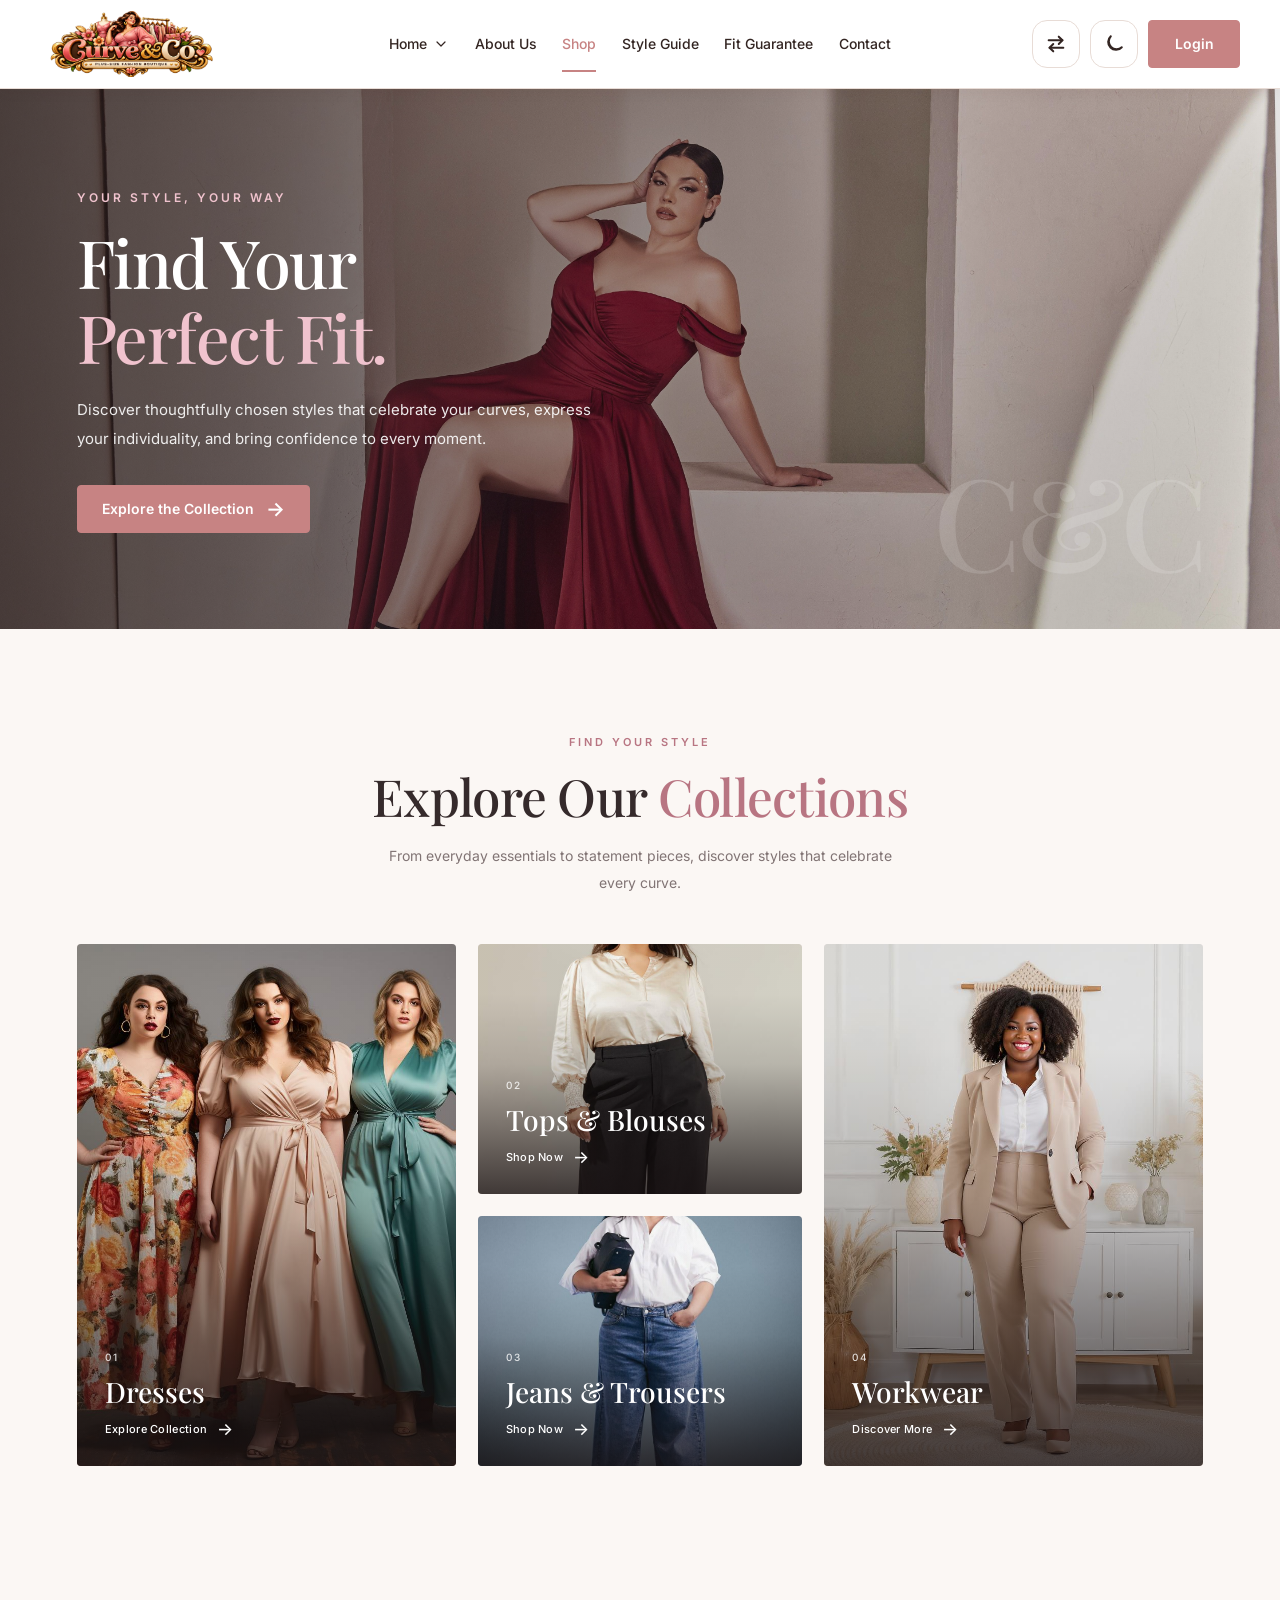
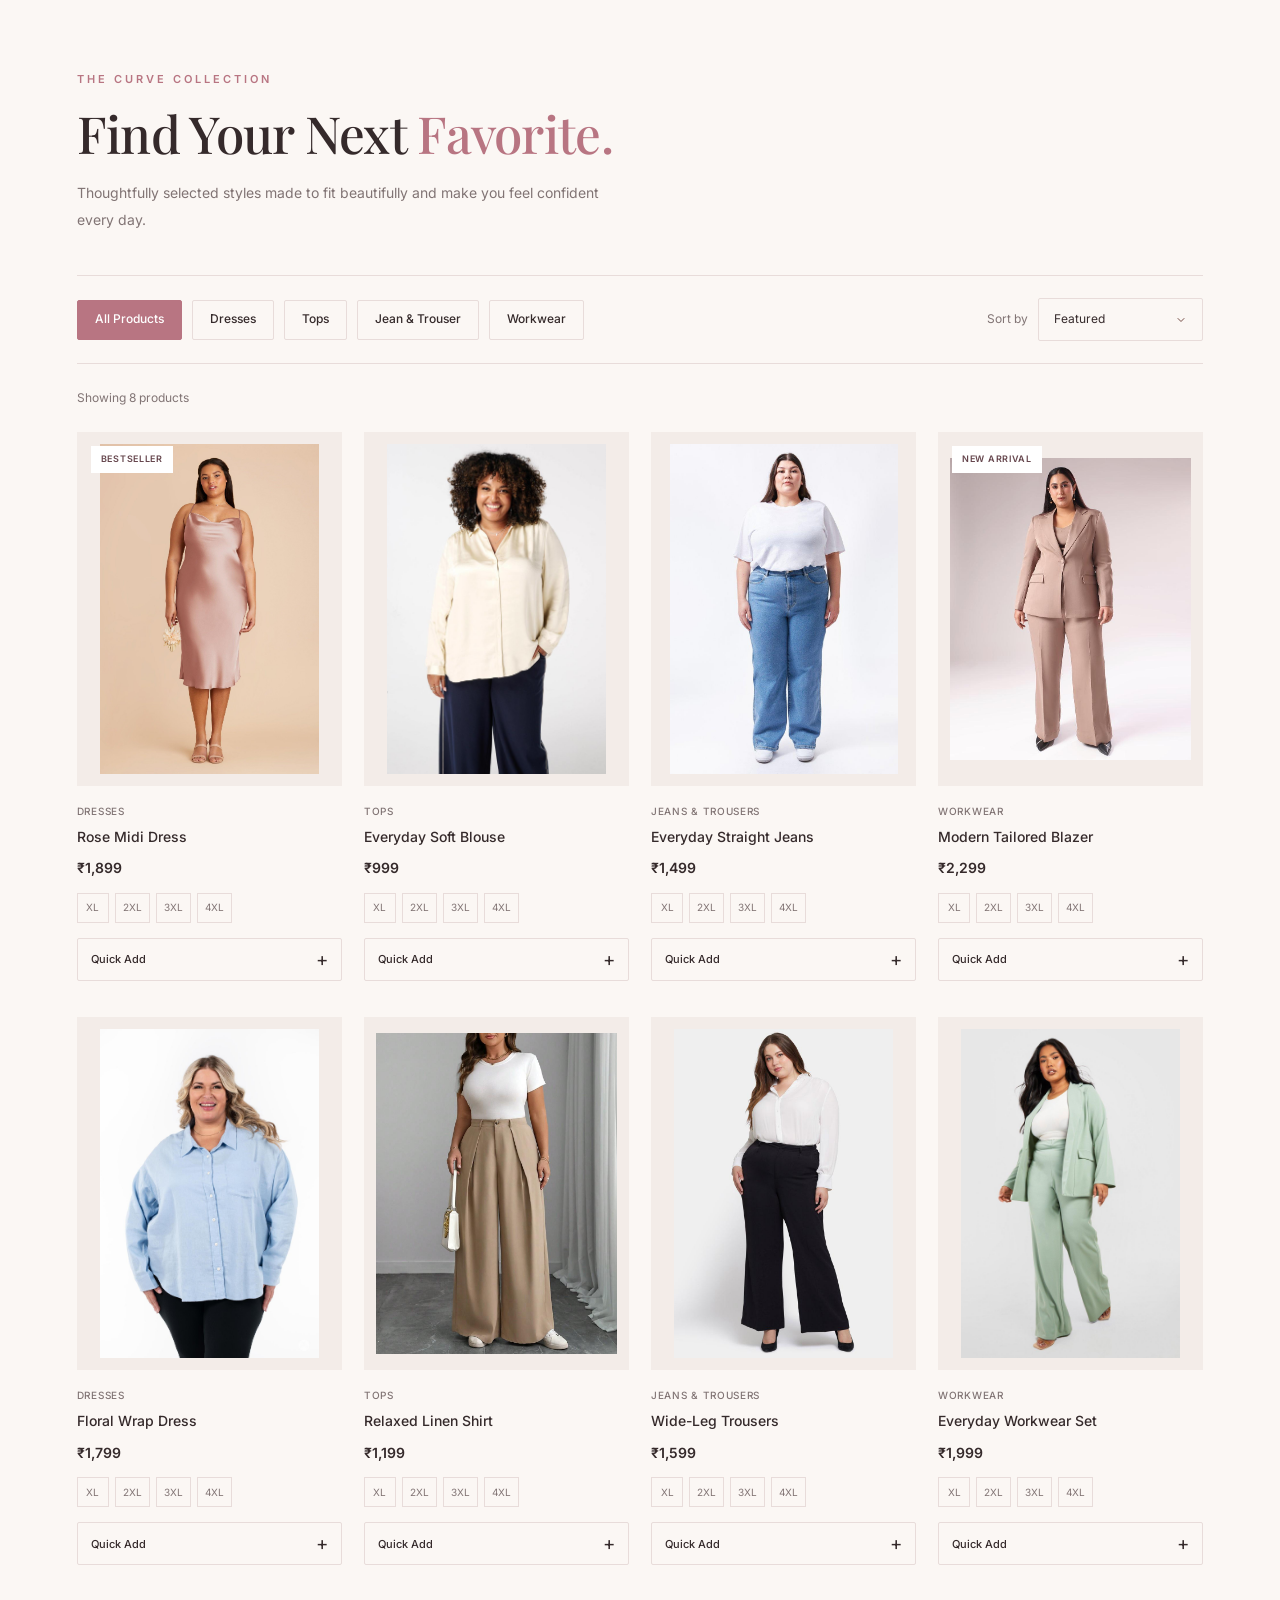
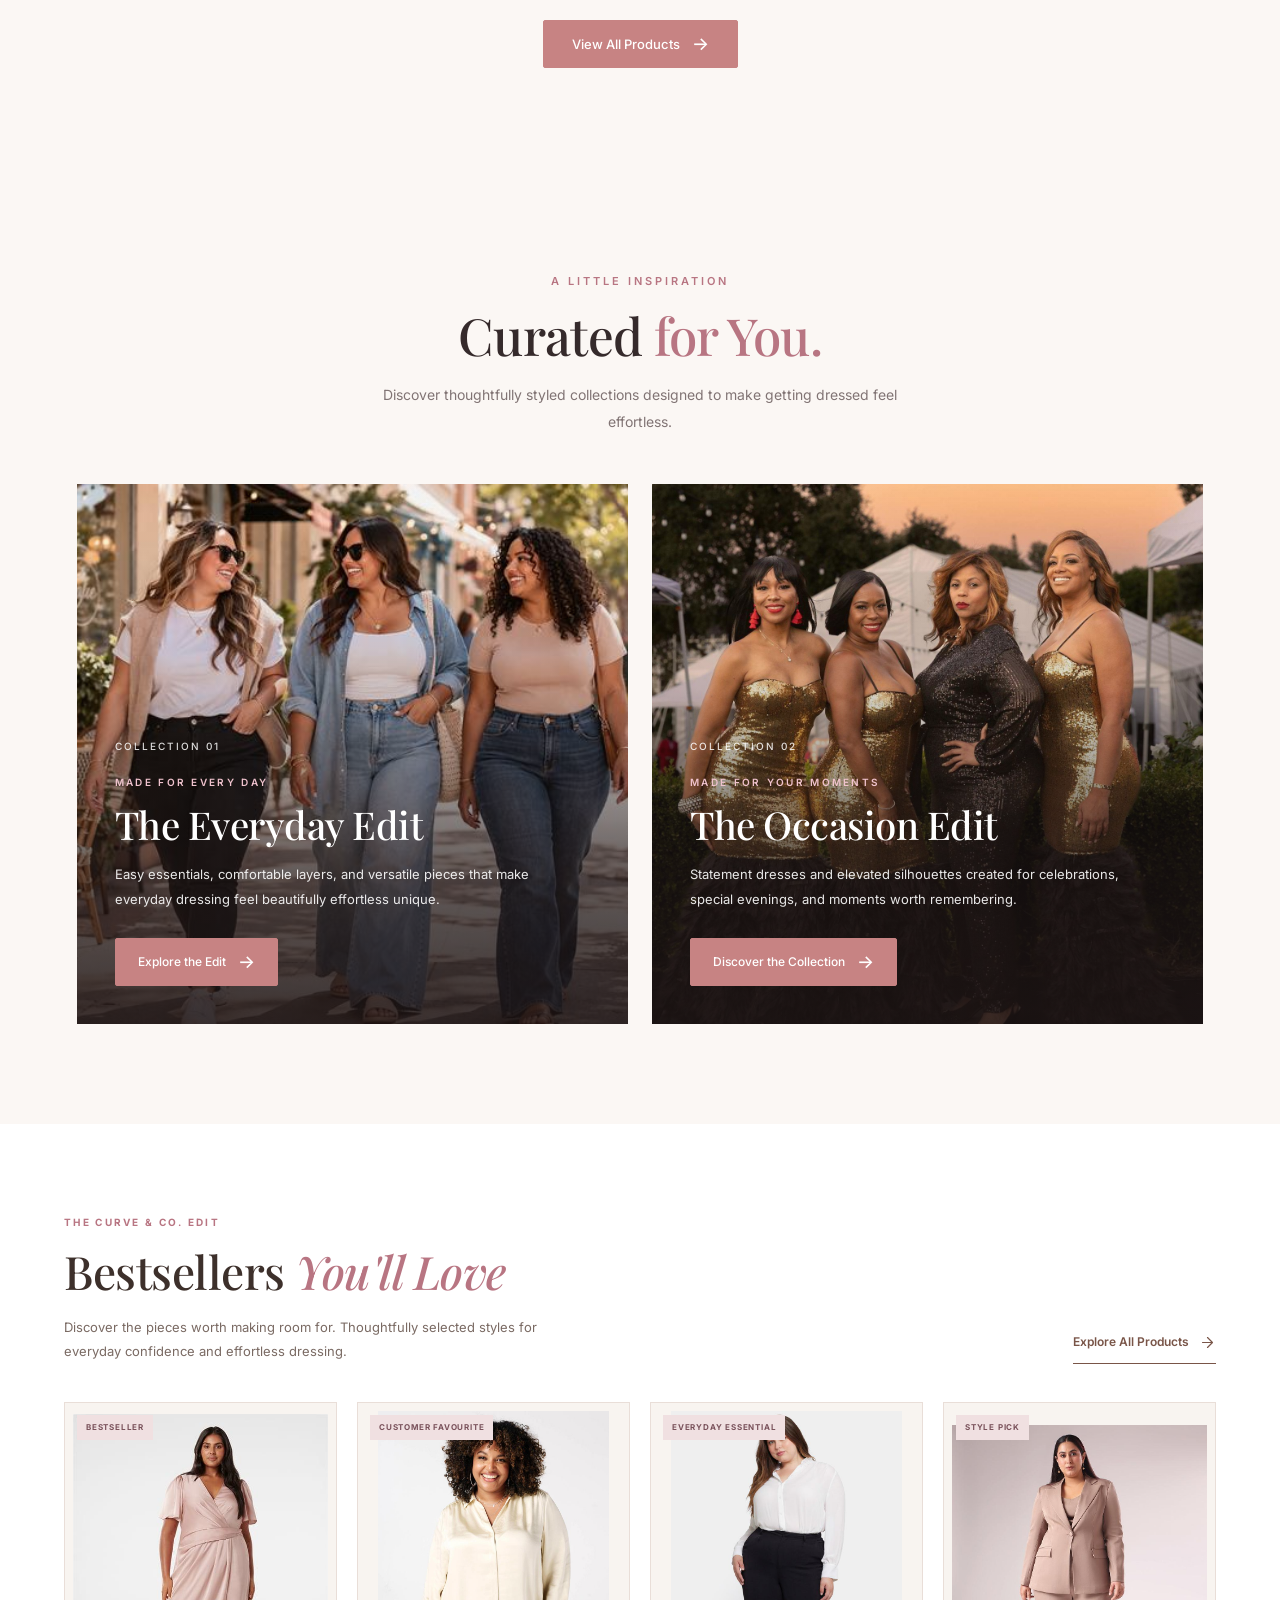
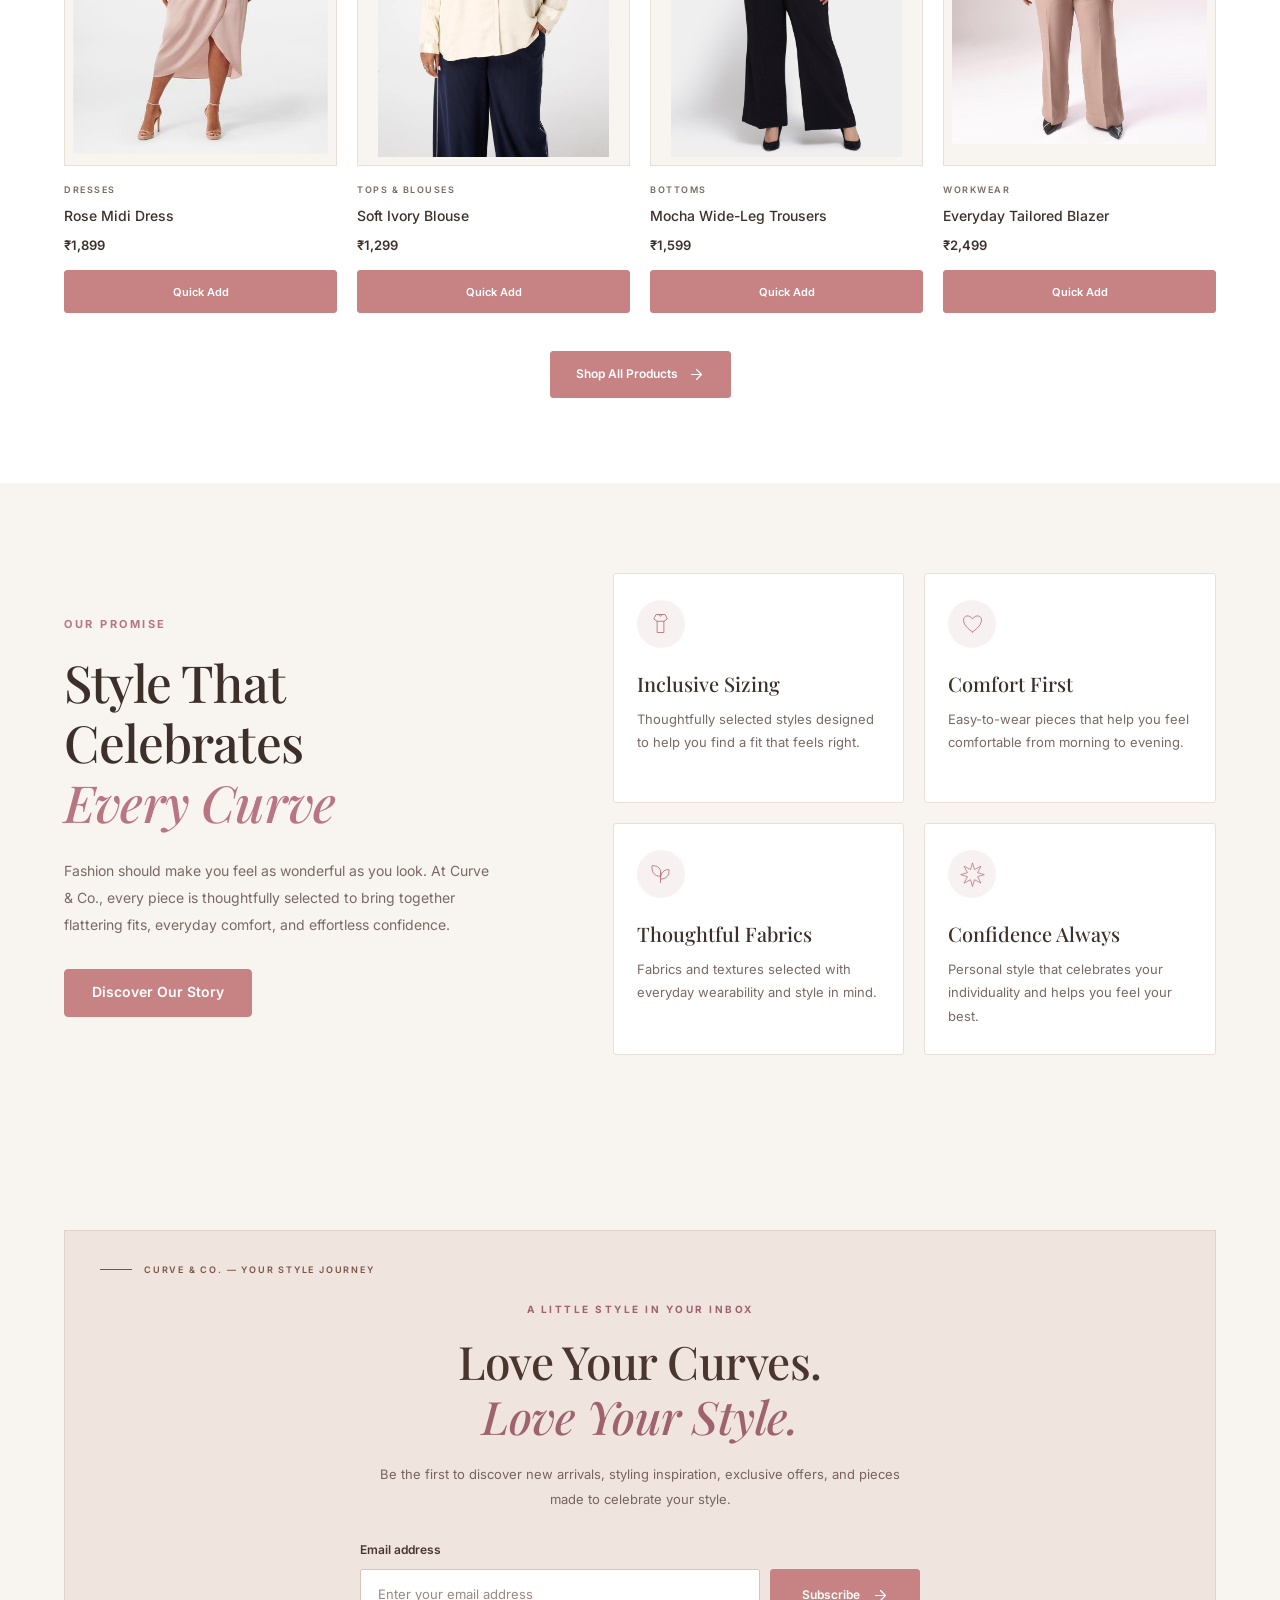
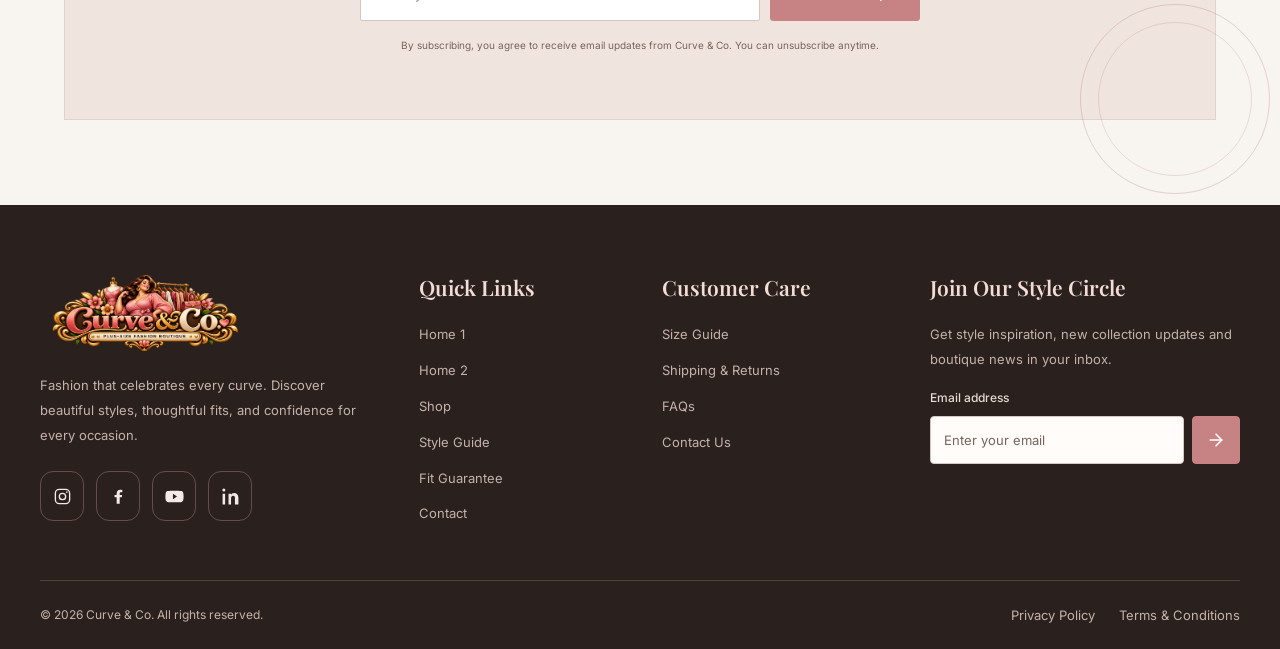
<file: shop.html>
<!DOCTYPE html>
<html lang="en">
<head>
    <meta charset="UTF-8">
    <meta name="viewport" content="width=device-width, initial-scale=1.0">

    <meta
        name="description"
        content="Discover stylish, inclusive plus-size fashion at Curve & Co."
    >

    <title>Curve & Co. | Plus-Size Fashion Boutique</title>
    <link
    rel="icon"
    type="image/png"
    href="images/logo.png"
>


    <!-- Google Fonts -->
    <link rel="preconnect" href="https://fonts.googleapis.com">
    <link rel="preconnect" href="https://fonts.gstatic.com" crossorigin>

    <link
        href="https://fonts.googleapis.com/css2?family=Inter:wght@400;500;600;700&family=Playfair+Display:wght@400;500;600;700&display=swap"
        rel="stylesheet"
    >

    <!-- CSS -->
    <link rel="stylesheet" href="css/style.css">
    <link rel="stylesheet" href="css/responsive.css">
    
</head>

<body>

    <!-- =====================================
         HEADER
    ====================================== -->

    <header class="curve-header" id="curveHeader">

        <div class="curve-header-container">

            <!-- LOGO - LEFT -->

            <a
                href="index.html"
                class="curve-logo"
                aria-label="Curve & Co. Home"
            >
                <img
                    src="images/logo.png"
                    alt="Curve & Co. Plus-Size Fashion Boutique"
                    class="curve-logo-img"
                >
            </a>


            <!-- DESKTOP NAVIGATION - CENTER -->

            <nav
                class="curve-desktop-nav"
                aria-label="Main navigation"
            >

                <ul class="curve-nav-list">

                    <!-- HOME DROPDOWN -->

                    <li class="curve-nav-item curve-home-dropdown">

                        <button
                            type="button"
                            class="curve-nav-link curve-home-toggle"
                            aria-expanded="false"
                            aria-controls="curveHomeDropdown"
                        >
                            <span>Home</span>

                            <svg viewBox="0 0 24 24" aria-hidden="true">
                                <path d="m6 9 6 6 6-6"/>
                            </svg>
                        </button>

                        <ul
                            class="curve-dropdown-menu"
                            id="curveHomeDropdown"
                        >
                            <li>
                                <a href="index.html">Home 1</a>
                            </li>

                            <li>
                                <a href="home2.html">Home 2</a>
                            </li>
                        </ul>

                    </li>
                    <li class="curve-nav-item">
                        <a href="about.html" class="curve-nav-link">
                            About Us
                        </a>
                    </li>


                    <!-- SHOP -->

                    <li class="curve-nav-item">
                        <a href="shop.html" class="curve-nav-link active">
                            Shop
                        </a>
                    </li>


                    <!-- STYLE GUIDE -->

                    <li class="curve-nav-item">
                        <a
                            href="style-guide.html"
                            class="curve-nav-link"
                        >
                            Style Guide
                        </a>
                    </li>


                    <!-- FIT GUARANTEE -->

                    <li class="curve-nav-item">
                        <a
                            href="fit-guarantee.html"
                            class="curve-nav-link"
                        >
                            Fit Guarantee
                        </a>
                    </li>


                    <!-- CONTACT -->

                    <li class="curve-nav-item">
                        <a
                            href="contact.html"
                            class="curve-nav-link"
                        >
                            Contact
                        </a>
                    </li>

                </ul>

            </nav>


            <!-- DESKTOP ACTIONS - RIGHT -->

            <div class="curve-header-actions">

                <!-- RTL BUTTON -->

                <button
                    type="button"
                    class="curve-icon-btn curve-rtl-toggle"
                    data-curve-rtl
                    aria-label="Toggle right-to-left layout"
                    aria-pressed="false"
                    title="Toggle RTL"
                >
                    <svg
                        viewBox="0 0 24 24"
                        aria-hidden="true"
                    >
                        <path d="M4 8h15"/>
                        <path d="m15 4 4 4-4 4"/>
                        <path d="M20 16H5"/>
                        <path d="m9 12-4 4 4 4"/>
                    </svg>
                </button>


                <!-- DARK MODE BUTTON -->

                <button
                    type="button"
                    class="curve-icon-btn curve-theme-toggle"
                    data-curve-theme
                    aria-label="Toggle dark mode"
                    aria-pressed="false"
                    title="Toggle dark mode"
                >
                    <svg
                        viewBox="0 0 24 24"
                        aria-hidden="true"
                    >
                        <path
                            d="M20.5 15.5A8.5 8.5 0 0 1 8.5 3.5
                            8.5 8.5 0 1 0 20.5 15.5Z"
                        />
                    </svg>
                </button>


                <!-- LOGIN BUTTON -->

                <a href="login.html" class="curve-login-btn">
                    Login
                </a>

            </div>


            <!-- HAMBURGER BUTTON -->

            <button
                type="button"
                class="curve-menu-toggle"
                id="curveMenuToggle"
                aria-label="Open navigation menu"
                aria-expanded="false"
                aria-controls="curveMobilePanel"
            >

                <!-- MENU ICON -->

                <svg
                    class="curve-menu-icon"
                    viewBox="0 0 24 24"
                    aria-hidden="true"
                >
                    <path d="M4 6h16"/>
                    <path d="M4 12h16"/>
                    <path d="M4 18h16"/>
                </svg>

                <!-- CLOSE ICON -->

                <svg
                    class="curve-close-icon"
                    viewBox="0 0 24 24"
                    aria-hidden="true"
                >
                    <path d="m6 6 12 12"/>
                    <path d="M18 6 6 18"/>
                </svg>

            </button>

        </div>


        <!-- =====================================
             RESPONSIVE HAMBURGER PANEL
        ====================================== -->

        <div
            class="curve-mobile-panel"
            id="curveMobilePanel"
            aria-hidden="true"
            inert
        >

            <!-- MOBILE NAVIGATION -->

            <nav
                class="curve-mobile-nav"
                aria-label="Responsive navigation"
            >

                <ul class="curve-mobile-nav-list">

                    <!-- HOME DROPDOWN -->

                    <li class="curve-mobile-nav-item curve-mobile-home">

                        <button
                            type="button"
                            class="curve-mobile-link curve-mobile-home-toggle"
                            aria-expanded="false"
                            aria-controls="curveMobileHomeDropdown"
                        >
                            <span>Home</span>

                            <svg viewBox="0 0 24 24" aria-hidden="true">
                                <path d="m6 9 6 6 6-6"/>
                            </svg>
                        </button>

                        <ul
                            class="curve-mobile-dropdown"
                            id="curveMobileHomeDropdown"
                            hidden
                        >
                            <li>
                                <a href="index.html">Home 1</a>
                            </li>

                            <li>
                                <a href="home2.html">Home 2</a>
                            </li>
                        </ul>

                    </li>
                    <li class="curve-mobile-nav-item">
                        <a href="about.html" class="curve-mobile-link">
                            About Us
                        </a>
                    </li>


                    <!-- SHOP -->

                    <li class="curve-mobile-nav-item">
                        <a href="shop.html" class="curve-mobile-link active">
                            Shop
                        </a>
                    </li>


                    <!-- STYLE GUIDE -->

                    <li class="curve-mobile-nav-item">
                        <a
                            href="style-guide.html"
                            class="curve-mobile-link"
                        >
                            Style Guide
                        </a>
                    </li>


                    <!-- FIT GUARANTEE -->

                    <li class="curve-mobile-nav-item">
                        <a
                            href="fit-guarantee.html"
                            class="curve-mobile-link"
                        >
                            Fit Guarantee
                        </a>
                    </li>


                    <!-- CONTACT -->

                    <li class="curve-mobile-nav-item">
                        <a
                            href="contact.html"
                            class="curve-mobile-link"
                        >
                            Contact
                        </a>
                    </li>

                </ul>

            </nav>


            <!-- MOBILE ACTION BUTTONS -->

            <div class="curve-mobile-actions">

                <!-- RTL -->

                <button
                    type="button"
                    class="curve-icon-btn curve-rtl-toggle"
                    data-curve-rtl
                    aria-label="Toggle right-to-left layout"
                    aria-pressed="false"
                    title="Toggle RTL"
                >
                    <svg viewBox="0 0 24 24" aria-hidden="true">
                        <path d="M4 8h15"/>
                        <path d="m15 4 4 4-4 4"/>
                        <path d="M20 16H5"/>
                        <path d="m9 12-4 4 4 4"/>
                    </svg>
                </button>


                <!-- DARK MODE -->

                <button
                    type="button"
                    class="curve-icon-btn curve-theme-toggle"
                    data-curve-theme
                    aria-label="Toggle dark mode"
                    aria-pressed="false"
                    title="Toggle dark mode"
                >
                    <svg viewBox="0 0 24 24" aria-hidden="true">
                        <path
                            d="M20.5 15.5A8.5 8.5 0 0 1 8.5 3.5
                            8.5 8.5 0 1 0 20.5 15.5Z"
                        />
                    </svg>
                </button>


                <!-- LOGIN -->

                <a href="login.html" class="curve-login-btn">
                    Login
                </a>

            </div>

        </div>

    </header>


    <!-- =====================================
         PAGE CONTENT
    ====================================== -->

    <main id="mainContent">

<!-- ==========================================
     CURVE & CO. — SHOP HERO
========================================== -->

<section class="cc-shop-hero" id="ccShopHero">

    <!-- BACKGROUND IMAGE -->
    <div class="cc-shop-hero-background">
        <img
            src="images/shop-hero.jpg"
            alt="Elegant plus-size fashion collection"
            fetchpriority="high"
        >
    </div>

    <!-- IMAGE OVERLAY -->
    <div class="cc-shop-hero-overlay"></div>

    <!-- HERO CONTENT -->
    <div class="cc-shop-hero-container">

        

        <div class="cc-shop-hero-content">

            <span class="cc-shop-hero-eyebrow">
                YOUR STYLE, YOUR WAY
            </span>

            <h1 class="cc-shop-hero-title">
                Find Your
                <span>Perfect Fit.</span>
            </h1>

            <p class="cc-shop-hero-description">
                Discover thoughtfully chosen styles that celebrate
                your curves, express your individuality, and bring
                confidence to every moment.
            </p>

            <a href="#ccShopProducts" class="cc-btn-primary">
                Explore the Collection
                <span aria-hidden="true">&rarr;</span>
            </a>

        </div>

        <!-- DECORATIVE BRAND MARK -->
        <span class="cc-shop-hero-mark" aria-hidden="true">
            C&amp;C
        </span>

    </div>

</section>

<!-- ==========================================
     CURVE & CO. — SHOP BY CATEGORY
========================================== -->

<section class="cc-shop-categories" id="ccShopCategories">

    <div class="cc-shop-categories-container">

        <!-- SECTION HEADER -->
        <div class="cc-shop-categories-header">

            <span class="cc-shop-categories-eyebrow">
                FIND YOUR STYLE
            </span>

            <h2 class="cc-shop-categories-title">
                Explore Our
                <span>Collections</span>
            </h2>

            <p class="cc-shop-categories-description">
                From everyday essentials to statement pieces,
                discover styles that celebrate every curve.
            </p>

        </div>

        <!-- ASYMMETRICAL CATEGORY GRID -->
        <div class="cc-shop-categories-grid">

            <!-- CARD 1: LARGE FEATURE CARD -->
            <a
                href="shop.html?category=dresses"
                class="cc-shop-category-card cc-shop-category-card-large cc-shop-category-dresses"
                aria-label="Shop dresses"
            >

                <img
                    src="images/category-dresse.jpg"
                    alt="Elegant plus-size dresses"
                    loading="lazy"
                >

                <span class="cc-shop-category-overlay"></span>

                <span class="cc-shop-category-content">
                    <span class="cc-shop-category-number">01</span>
                    <span class="cc-shop-category-name">Dresses</span>
                    <span class="cc-shop-category-link">
                        Explore Collection
                        <span aria-hidden="true">&rarr;</span>
                    </span>
                </span>

            </a>

            <!-- MIDDLE COLUMN -->
            <div class="cc-shop-category-middle">

                <!-- CARD 2: TOPS -->
                <a
                    href="shop.html?category=tops"
                    class="cc-shop-category-card cc-shop-category-card-small cc-shop-category-tops"
                    aria-label="Shop tops"
                >

                    <img
                        src="images/category-top.jpg"
                        alt="Stylish plus-size tops and blouses"
                        loading="lazy"
                    >

                    <span class="cc-shop-category-overlay"></span>

                    <span class="cc-shop-category-content">
                        <span class="cc-shop-category-number">02</span>
                        <span class="cc-shop-category-name">Tops & Blouses</span>
                        <span class="cc-shop-category-link">
                            Shop Now
                            <span aria-hidden="true">&rarr;</span>
                        </span>
                    </span>

                </a>

                <!-- CARD 3: JEANS & TROUSERS -->
                <a
                    href="shop.html?category=bottoms"
                    class="cc-shop-category-card cc-shop-category-card-small cc-shop-category-bottoms"
                    aria-label="Shop jeans and trousers"
                >

                    <img
                        src="images/category-bottom.jpg"
                        alt="Contemporary plus-size jeans and trousers"
                        loading="lazy"
                    >

                    <span class="cc-shop-category-overlay"></span>

                    <span class="cc-shop-category-content">
                        <span class="cc-shop-category-number">03</span>
                        <span class="cc-shop-category-name">Jeans & Trousers</span>
                        <span class="cc-shop-category-link">
                            Shop Now
                            <span aria-hidden="true">&rarr;</span>
                        </span>
                    </span>

                </a>

            </div>

            <!-- CARD 4: TALL FEATURE CARD -->
            <a
                href="shop.html?category=workwear"
                class="cc-shop-category-card cc-shop-category-card-tall cc-shop-category-workwear"
                aria-label="Shop workwear"
            >

                <img
                    src="images/category-workwear.jpg"
                    alt="Elegant plus-size workwear and tailored outfits"
                    loading="lazy"
                >

                <span class="cc-shop-category-overlay"></span>

                <span class="cc-shop-category-content">
                    <span class="cc-shop-category-number">04</span>
                    <span class="cc-shop-category-name">Workwear</span>
                    <span class="cc-shop-category-link">
                        Discover More
                        <span aria-hidden="true">&rarr;</span>
                    </span>
                </span>

            </a>

        </div>

    </div>

</section>

<!-- ==========================================
     CURVE & CO. — ALL PRODUCTS
========================================== -->

<section class="cc-shop-products" id="ccShopProducts">

    <div class="cc-shop-products-container">

        <!-- SECTION HEADER -->
        <div class="cc-shop-products-header">

            <div class="cc-shop-products-heading">
                <span class="cc-shop-products-eyebrow">
                    THE CURVE COLLECTION
                </span>

                <h2 class="cc-shop-products-title">
                    Find Your Next
                    <span>Favorite.</span>
                </h2>

                <p class="cc-shop-products-description">
                    Thoughtfully selected styles made to fit beautifully
                    and make you feel confident every day.
                </p>
            </div>

        </div>

        <!-- FILTER AND SORT TOOLBAR -->
        <div class="cc-shop-products-toolbar">

            <!-- CATEGORY FILTERS -->
            <div
                class="cc-shop-products-filters"
                role="group"
                aria-label="Filter products by category"
            >
                <button
                    type="button"
                    class="cc-shop-filter-btn is-active"
                    data-filter="all"
                    aria-pressed="true"
                >
                    All Products
                </button>

                <button
                    type="button"
                    class="cc-shop-filter-btn"
                    data-filter="dresses"
                    aria-pressed="false"
                >
                    Dresses
                </button>

                <button
                    type="button"
                    class="cc-shop-filter-btn"
                    data-filter="tops"
                    aria-pressed="false"
                >
                    Tops
                </button>

                <button
                    type="button"
                    class="cc-shop-filter-btn"
                    data-filter="bottoms"
                    aria-pressed="false"
                >
                    Jean &amp; Trouser
                </button>

                <button
                    type="button"
                    class="cc-shop-filter-btn"
                    data-filter="workwear"
                    aria-pressed="false"
                >
                    Workwear
                </button>
            </div>

            <!-- PRODUCT SORT -->
            <div class="cc-shop-products-sort">
                <label for="ccShopSort">Sort by</label>

                <select id="ccShopSort" name="sort">
                    <option value="featured">Featured</option>
                    <option value="price-low">Price: Low to High</option>
                    <option value="price-high">Price: High to Low</option>
                    <option value="name">Name: A to Z</option>
                </select>
            </div>

        </div>

        <!-- PRODUCT COUNT -->
        <div class="cc-shop-products-meta">
            <p class="cc-shop-products-count" aria-live="polite">
                Showing
                <span id="ccShopProductCount">8</span>
                products
            </p>
        </div>

        <!-- PRODUCT GRID -->
        <div class="cc-shop-products-grid" id="ccShopProductsGrid">

            <!-- PRODUCT 1: DRESS -->
            <article
                class="cc-shop-product-card"
                data-category="dresses"
                data-price="1899"
                data-name="Rose Midi Dress"
                data-order="1"
            >
                <a
                    href="product.html?product=rose-midi-dress"
                    class="cc-shop-product-image-link"
                    aria-label="View Rose Midi Dress"
                >
                    <div class="cc-shop-product-image">
                        <img
                            src="images/product-rosemidi-dress.jpg"
                            alt="Rose midi dress"
                            loading="lazy"
                        >
                    </div>

                    <span class="cc-shop-product-badge">
                        Bestseller
                    </span>
                </a>

                <div class="cc-shop-product-info">
                    <span class="cc-shop-product-category">Dresses</span>

                    <h3 class="cc-shop-product-name">
                        <a href="product.html?product=rose-midi-dress">
                            Rose Midi Dress
                        </a>
                    </h3>

                    <p class="cc-shop-product-price">
                        <span class="cc-shop-product-current-price">
                            ₹1,899
                        </span>
                    </p>

                    <div class="cc-shop-product-sizes"
                         aria-label="Available sizes">
                        <span>XL</span>
                        <span>2XL</span>
                        <span>3XL</span>
                        <span>4XL</span>
                    </div>

                    <button
                        type="button"
                        class="cc-shop-product-add"
                        data-product="Rose Midi Dress"
                        aria-label="Quick add Rose Midi Dress"
                    >
                        Quick Add <span aria-hidden="true">+</span>
                    </button>
                </div>
            </article>

            <!-- PRODUCT 2: TOP -->
            <article
                class="cc-shop-product-card"
                data-category="tops"
                data-price="999"
                data-name="Everyday Soft Blouse"
                data-order="2"
            >
                <a
                    href="product.html?product=everyday-soft-blouse"
                    class="cc-shop-product-image-link"
                    aria-label="View Everyday Soft Blouse"
                >
                    <div class="cc-shop-product-image">
                        <img
                            src="images/product-soft-blouse.jpg"
                            alt="Everyday soft blouse"
                            loading="lazy"
                        >
                    </div>
                </a>

                <div class="cc-shop-product-info">
                    <span class="cc-shop-product-category">Tops</span>

                    <h3 class="cc-shop-product-name">
                        <a href="product.html?product=everyday-soft-blouse">
                            Everyday Soft Blouse
                        </a>
                    </h3>

                    <p class="cc-shop-product-price">
                        <span class="cc-shop-product-current-price">
                            ₹999
                        </span>
                    </p>

                    <div class="cc-shop-product-sizes"
                         aria-label="Available sizes">
                        <span>XL</span>
                        <span>2XL</span>
                        <span>3XL</span>
                        <span>4XL</span>
                    </div>

                    <button
                        type="button"
                        class="cc-shop-product-add"
                        data-product="Everyday Soft Blouse"
                        aria-label="Quick add Everyday Soft Blouse"
                    >
                        Quick Add <span aria-hidden="true">+</span>
                    </button>
                </div>
            </article>

            <!-- PRODUCT 3: BOTTOMS -->
            <article
                class="cc-shop-product-card"
                data-category="bottoms"
                data-price="1499"
                data-name="Everyday Straight Jeans"
                data-order="3"
            >
                <a
                    href="product.html?product=everyday-straight-jeans"
                    class="cc-shop-product-image-link"
                    aria-label="View Everyday Straight Jeans"
                >
                    <div class="cc-shop-product-image">
                        <img
                            src="images/product-straight-jeans.jpg"
                            alt="Everyday straight-leg jeans"
                            loading="lazy"
                        >
                    </div>
                </a>

                <div class="cc-shop-product-info">
                    <span class="cc-shop-product-category">Jeans &amp; Trousers</span>

                    <h3 class="cc-shop-product-name">
                        <a href="product.html?product=everyday-straight-jeans">
                            Everyday Straight Jeans
                        </a>
                    </h3>

                    <p class="cc-shop-product-price">
                        <span class="cc-shop-product-current-price">
                            ₹1,499
                        </span>
                    </p>

                    <div class="cc-shop-product-sizes"
                         aria-label="Available sizes">
                        <span>XL</span>
                        <span>2XL</span>
                        <span>3XL</span>
                        <span>4XL</span>
                    </div>

                    <button
                        type="button"
                        class="cc-shop-product-add"
                        data-product="Everyday Straight Jeans"
                        aria-label="Quick add Everyday Straight Jeans"
                    >
                        Quick Add <span aria-hidden="true">+</span>
                    </button>
                </div>
            </article>

            <!-- PRODUCT 4: WORKWEAR -->
            <article
                class="cc-shop-product-card"
                data-category="workwear"
                data-price="2299"
                data-name="Modern Tailored Blazer"
                data-order="4"
            >
                <a
                    href="product.html?product=modern-tailored-blazer"
                    class="cc-shop-product-image-link"
                    aria-label="View Modern Tailored Blazer"
                >
                    <div class="cc-shop-product-image">
                        <img
                            src="images/product-tailored-blazer.jpg"
                            alt="Modern tailored blazer"
                            loading="lazy"
                        >
                    </div>

                    <span class="cc-shop-product-badge">
                        New Arrival
                    </span>
                </a>

                <div class="cc-shop-product-info">
                    <span class="cc-shop-product-category">Workwear</span>

                    <h3 class="cc-shop-product-name">
                        <a href="product.html?product=modern-tailored-blazer">
                            Modern Tailored Blazer
                        </a>
                    </h3>

                    <p class="cc-shop-product-price">
                        <span class="cc-shop-product-current-price">
                            ₹2,299
                        </span>
                    </p>

                    <div class="cc-shop-product-sizes"
                         aria-label="Available sizes">
                        <span>XL</span>
                        <span>2XL</span>
                        <span>3XL</span>
                        <span>4XL</span>
                    </div>

                    <button
                        type="button"
                        class="cc-shop-product-add"
                        data-product="Modern Tailored Blazer"
                        aria-label="Quick add Modern Tailored Blazer"
                    >
                        Quick Add <span aria-hidden="true">+</span>
                    </button>
                </div>
            </article>

            <!-- PRODUCT 5: DRESS -->
            <article
                class="cc-shop-product-card"
                data-category="dresses"
                data-price="1799"
                data-name="Floral Wrap Dress"
                data-order="5"
            >
                <a
                    href="product.html?product=floral-wrap-dress"
                    class="cc-shop-product-image-link"
                    aria-label="View Floral Wrap Dress"
                >
                    <div class="cc-shop-product-image">
                        <img
                            src="images/product-floral-wrap-dress.jpg"
                            alt="Floral wrap dress"
                            loading="lazy"
                        >
                    </div>
                </a>

                <div class="cc-shop-product-info">
                    <span class="cc-shop-product-category">Dresses</span>

                    <h3 class="cc-shop-product-name">
                        <a href="product.html?product=floral-wrap-dress">
                            Floral Wrap Dress
                        </a>
                    </h3>

                    <p class="cc-shop-product-price">
                        <span class="cc-shop-product-current-price">
                            ₹1,799
                        </span>
                    </p>

                    <div class="cc-shop-product-sizes"
                         aria-label="Available sizes">
                        <span>XL</span>
                        <span>2XL</span>
                        <span>3XL</span>
                        <span>4XL</span>
                    </div>

                    <button
                        type="button"
                        class="cc-shop-product-add"
                        data-product="Floral Wrap Dress"
                        aria-label="Quick add Floral Wrap Dress"
                    >
                        Quick Add <span aria-hidden="true">+</span>
                    </button>
                </div>
            </article>

            <!-- PRODUCT 6: TOP -->
            <article
                class="cc-shop-product-card"
                data-category="tops"
                data-price="1199"
                data-name="Relaxed Linen Shirt"
                data-order="6"
            >
                <a
                    href="product.html?product=relaxed-linen-shirt"
                    class="cc-shop-product-image-link"
                    aria-label="View Relaxed Linen Shirt"
                >
                    <div class="cc-shop-product-image">
                        <img
                            src="images/product-linen-shirt.jpg"
                            alt="Relaxed linen shirt"
                            loading="lazy"
                        >
                    </div>
                </a>

                <div class="cc-shop-product-info">
                    <span class="cc-shop-product-category">Tops</span>

                    <h3 class="cc-shop-product-name">
                        <a href="product.html?product=relaxed-linen-shirt">
                            Relaxed Linen Shirt
                        </a>
                    </h3>

                    <p class="cc-shop-product-price">
                        <span class="cc-shop-product-current-price">
                            ₹1,199
                        </span>
                    </p>

                    <div class="cc-shop-product-sizes"
                         aria-label="Available sizes">
                        <span>XL</span>
                        <span>2XL</span>
                        <span>3XL</span>
                        <span>4XL</span>
                    </div>

                    <button
                        type="button"
                        class="cc-shop-product-add"
                        data-product="Relaxed Linen Shirt"
                        aria-label="Quick add Relaxed Linen Shirt"
                    >
                        Quick Add <span aria-hidden="true">+</span>
                    </button>
                </div>
            </article>

            <!-- PRODUCT 7: BOTTOMS -->
            <article
                class="cc-shop-product-card"
                data-category="bottoms"
                data-price="1599"
                data-name="Wide-Leg Trousers"
                data-order="7"
            >
                <a
                    href="product.html?product=wide-leg-trousers"
                    class="cc-shop-product-image-link"
                    aria-label="View Wide-Leg Trousers"
                >
                    <div class="cc-shop-product-image">
                        <img
                            src="images/product-wide-leg-trousers.jpg"
                            alt="Wide-leg tailored trousers"
                            loading="lazy"
                        >
                    </div>
                </a>

                <div class="cc-shop-product-info">
                    <span class="cc-shop-product-category">Jeans &amp; Trousers</span>

                    <h3 class="cc-shop-product-name">
                        <a href="product.html?product=wide-leg-trousers">
                            Wide-Leg Trousers
                        </a>
                    </h3>

                    <p class="cc-shop-product-price">
                        <span class="cc-shop-product-current-price">
                            ₹1,599
                        </span>
                    </p>

                    <div class="cc-shop-product-sizes"
                         aria-label="Available sizes">
                        <span>XL</span>
                        <span>2XL</span>
                        <span>3XL</span>
                        <span>4XL</span>
                    </div>

                    <button
                        type="button"
                        class="cc-shop-product-add"
                        data-product="Wide-Leg Trousers"
                        aria-label="Quick add Wide-Leg Trousers"
                    >
                        Quick Add <span aria-hidden="true">+</span>
                    </button>
                </div>
            </article>

            <!-- PRODUCT 8: WORKWEAR -->
            <article
                class="cc-shop-product-card"
                data-category="workwear"
                data-price="1999"
                data-name="Everyday Workwear Set"
                data-order="8"
            >
                <a
                    href="product.html?product=everyday-workwear-set"
                    class="cc-shop-product-image-link"
                    aria-label="View Everyday Workwear Set"
                >
                    <div class="cc-shop-product-image">
                        <img
                            src="images/product-workwear-set.jpg"
                            alt="Everyday coordinated workwear set"
                            loading="lazy"
                        >
                    </div>
                </a>

                <div class="cc-shop-product-info">
                    <span class="cc-shop-product-category">Workwear</span>

                    <h3 class="cc-shop-product-name">
                        <a href="product.html?product=everyday-workwear-set">
                            Everyday Workwear Set
                        </a>
                    </h3>

                    <p class="cc-shop-product-price">
                        <span class="cc-shop-product-current-price">
                            ₹1,999
                        </span>
                    </p>

                    <div class="cc-shop-product-sizes"
                         aria-label="Available sizes">
                        <span>XL</span>
                        <span>2XL</span>
                        <span>3XL</span>
                        <span>4XL</span>
                    </div>

                    <button
                        type="button"
                        class="cc-shop-product-add"
                        data-product="Everyday Workwear Set"
                        aria-label="Quick add Everyday Workwear Set"
                    >
                        Quick Add <span aria-hidden="true">+</span>
                    </button>
                </div>
            </article>

        </div>

        <!-- EMPTY FILTER STATE -->
        <p
            class="cc-shop-products-empty"
            id="ccShopProductsEmpty"
            hidden
        >
            No products found in this category. Please try another filter.
        </p>

        <!-- VIEW ALL PRODUCTS -->
        <div class="cc-shop-products-footer">
            <button
                type="button"
                class="cc-btn-secondary cc-shop-view-all"
                id="ccShopViewAll"
            >
                View All Products
                <span aria-hidden="true">&rarr;</span>
            </button>
        </div>

    </div>

</section>

<!-- ==========================================
     CURVE & CO. — FEATURED COLLECTIONS
========================================== -->

<section class="cc-featured-collections" id="ccFeaturedCollections">

    <div class="cc-featured-collections-container">

        <!-- SECTION HEADER -->
        <div class="cc-featured-collections-header">

            <span class="cc-featured-collections-eyebrow">
                A LITTLE INSPIRATION
            </span>

            <h2 class="cc-featured-collections-title">
                Curated
                <span>for You.</span>
            </h2>

            <p class="cc-featured-collections-description">
                Discover thoughtfully styled collections designed
                to make getting dressed feel effortless.
            </p>

        </div>

        <!-- FEATURED COLLECTIONS GRID -->
        <div class="cc-featured-collections-grid">

            <!-- COLLECTION 1: EVERYDAY EDIT -->
            <article class="cc-featured-card cc-featured-card-everyday">

                <!-- COLLECTION IMAGE -->
                <div class="cc-featured-card-image">
                    <img
                        src="images/collection-everyday-edit.jpg"
                        alt="Plus-size everyday fashion in elegant neutral tones"
                        loading="lazy"
                    >
                </div>

                <!-- IMAGE OVERLAY -->
                <div class="cc-featured-card-overlay"></div>

                <!-- COLLECTION CONTENT -->
                <div class="cc-featured-card-content">

                    <span class="cc-featured-card-number">
                        COLLECTION 01
                    </span>

                    <span class="cc-featured-card-eyebrow">
                        MADE FOR EVERY DAY
                    </span>

                    <h3 class="cc-featured-card-title">
                        The Everyday Edit
                    </h3>

                    <p class="cc-featured-card-description">
                        Easy essentials, comfortable layers, and
                        versatile pieces that make everyday dressing
                        feel beautifully effortless unique.
                    </p>

                    <a
                        href="shop.html?collection=everyday"
                        class="cc-btn-primary cc-featured-card-button"
                    >
                        Explore the Edit
                        <span aria-hidden="true">&rarr;</span>
                    </a>

                </div>

            </article>

            <!-- COLLECTION 2: OCCASION EDIT -->
            <article class="cc-featured-card cc-featured-card-occasion">

                <!-- COLLECTION IMAGE -->
                <div class="cc-featured-card-image">
                    <img
                        src="images/collection-occasion-edit.jpg"
                        alt="Elegant plus-size occasionwear for celebrations"
                        loading="lazy"
                    >
                </div>

                <!-- IMAGE OVERLAY -->
                <div class="cc-featured-card-overlay"></div>

                <!-- COLLECTION CONTENT -->
                <div class="cc-featured-card-content">

                    <span class="cc-featured-card-number">
                        COLLECTION 02
                    </span>

                    <span class="cc-featured-card-eyebrow">
                        MADE FOR YOUR MOMENTS
                    </span>

                    <h3 class="cc-featured-card-title">
                        The Occasion Edit
                    </h3>

                    <p class="cc-featured-card-description">
                        Statement dresses and elevated silhouettes
                        created for celebrations, special evenings,
                        and moments worth remembering.
                    </p>

                    <a
                        href="shop.html?collection=occasion"
                        class="cc-btn-primary cc-featured-card-button"
                    >
                        Discover the Collection
                        <span aria-hidden="true">&rarr;</span>
                    </a>

                </div>

            </article>

        </div>

    </div>

</section>

<!-- SECTION 5: THE BESTSELLERS EDIT -->
<section class="cc-bestsellers" id="bestsellers">

    <div class="cc-bestsellers-container">

        <!-- SECTION HEADER -->
        <div class="cc-bestsellers-header">

            <div class="cc-bestsellers-heading-group">

                <span class="cc-bestsellers-eyebrow">
                    THE CURVE &amp; CO. EDIT
                </span>

                <h2 class="cc-bestsellers-title">
                    Bestsellers
                    <span>You'll Love</span>
                </h2>

                <p class="cc-bestsellers-description">
                    Discover the pieces worth making room for.
                    Thoughtfully selected styles for everyday confidence
                    and effortless dressing.
                </p>

            </div>

            <a href="#shop-products"
               class="cc-bestsellers-view-all">
                Explore All Products
                <svg viewBox="0 0 24 24"
                     fill="none"
                     xmlns="http://www.w3.org/2000/svg"
                     aria-hidden="true">
                    <path d="M5 12H19M12 5L19 12L12 19"
                          stroke="currentColor"
                          stroke-width="1.7"
                          stroke-linecap="round"
                          stroke-linejoin="round"/>
                </svg>
            </a>

        </div>

        <!-- BESTSELLER PRODUCT GRID -->
        <div class="cc-bestsellers-grid">

            <!-- PRODUCT 1 -->
            <article class="cc-bestsellers-card">

                <a href="product-rosemidi-dress.html"
                   class="cc-bestsellers-image-link"
                   aria-label="View Rose Midi Dress">

                    <div class="cc-bestsellers-image-wrap">

                        <span class="cc-bestsellers-badge">
                            BESTSELLER
                        </span>

                        <img
                            src="images/product-rose-midi-dress.jpg"
                            alt="Rose pink midi dress"
                            class="cc-bestsellers-image"
                            loading="lazy"
                        >

                    </div>

                </a>

                <div class="cc-bestsellers-info">

                    <span class="cc-bestsellers-category">
                        DRESSES
                    </span>

                    <h3 class="cc-bestsellers-product-title">
                        <a href="product-rose-midi-dress.html">
                            Rose Midi Dress
                        </a>
                    </h3>

                    <p class="cc-bestsellers-price">
                        ₹1,899
                    </p>

                    <button
                        type="button"
                        class="cc-bestsellers-quick-add"
                        data-product="Rose Midi Dress"
                        data-product-id="rose-midi-dress"
                    >
                        Quick Add
                    </button>

                </div>

            </article>

            <!-- PRODUCT 2 -->
            <article class="cc-bestsellers-card">

                <a href="product-soft-blouse.html"
                   class="cc-bestsellers-image-link"
                   aria-label="View Soft Ivory Blouse">

                    <div class="cc-bestsellers-image-wrap">

                        <span class="cc-bestsellers-badge">
                            CUSTOMER FAVOURITE
                        </span>

                        <img
                            src="images/product-soft-blouse.jpg"
                            alt="Soft ivory blouse"
                            class="cc-bestsellers-image"
                            loading="lazy"
                        >

                    </div>

                </a>

                <div class="cc-bestsellers-info">

                    <span class="cc-bestsellers-category">
                        TOPS &amp; BLOUSES
                    </span>

                    <h3 class="cc-bestsellers-product-title">
                        <a href="product-soft-blouse.html">
                            Soft Ivory Blouse
                        </a>
                    </h3>

                    <p class="cc-bestsellers-price">
                        ₹1,299
                    </p>

                    <button
                        type="button"
                        class="cc-bestsellers-quick-add"
                        data-product="Soft Ivory Blouse"
                        data-product-id="soft-ivory-blouse"
                    >
                        Quick Add
                    </button>

                </div>

            </article>

            <!-- PRODUCT 3 -->
            <article class="cc-bestsellers-card">

                <a href="product-wide-leg-trousers.html"
                   class="cc-bestsellers-image-link"
                   aria-label="View Mocha Wide-Leg Trousers">

                    <div class="cc-bestsellers-image-wrap">

                        <span class="cc-bestsellers-badge">
                            EVERYDAY ESSENTIAL
                        </span>

                        <img
                            src="images/product-wide-leg-trousers.jpg"
                            alt="Mocha wide-leg trousers"
                            class="cc-bestsellers-image"
                            loading="lazy"
                        >

                    </div>

                </a>

                <div class="cc-bestsellers-info">

                    <span class="cc-bestsellers-category">
                        BOTTOMS
                    </span>

                    <h3 class="cc-bestsellers-product-title">
                        <a href="product-wide-leg-trousers.html">
                            Mocha Wide-Leg Trousers
                        </a>
                    </h3>

                    <p class="cc-bestsellers-price">
                        ₹1,599
                    </p>

                    <button
                        type="button"
                        class="cc-bestsellers-quick-add"
                        data-product="Mocha Wide-Leg Trousers"
                        data-product-id="mocha-wide-leg-trousers"
                    >
                        Quick Add
                    </button>

                </div>

            </article>

            <!-- PRODUCT 4 -->
            <article class="cc-bestsellers-card">

                <a href="product-tailored-blazer.html"
                   class="cc-bestsellers-image-link"
                   aria-label="View Everyday Tailored Blazer">

                    <div class="cc-bestsellers-image-wrap">

                        <span class="cc-bestsellers-badge">
                            STYLE PICK
                        </span>

                        <img
                            src="images/product-tailored-blazer.jpg"
                            alt="Neutral tailored blazer"
                            class="cc-bestsellers-image"
                            loading="lazy"
                        >

                    </div>

                </a>

                <div class="cc-bestsellers-info">

                    <span class="cc-bestsellers-category">
                        WORKWEAR
                    </span>

                    <h3 class="cc-bestsellers-product-title">
                        <a href="product-tailored-blazer.html">
                            Everyday Tailored Blazer
                        </a>
                    </h3>

                    <p class="cc-bestsellers-price">
                        ₹2,499
                    </p>

                    <button
                        type="button"
                        class="cc-bestsellers-quick-add"
                        data-product="Everyday Tailored Blazer"
                        data-product-id="everyday-tailored-blazer"
                    >
                        Quick Add
                    </button>

                </div>

            </article>

        </div>

        <!-- MOBILE / BOTTOM CTA -->
        <div class="cc-bestsellers-bottom">

            <a href="#shop-products"
               class="cc-bestsellers-bottom-link">
                Shop All Products
                <svg viewBox="0 0 24 24"
                     fill="none"
                     xmlns="http://www.w3.org/2000/svg"
                     aria-hidden="true">
                    <path d="M5 12H19M12 5L19 12L12 19"
                          stroke="currentColor"
                          stroke-width="1.7"
                          stroke-linecap="round"
                          stroke-linejoin="round"/>
                </svg>
            </a>

        </div>

    </div>

</section>
<!-- END SECTION 5: THE BESTSELLERS EDIT -->

<!-- SECTION 5: STYLE & FIT PROMISE -->
<section class="cc-fit-promise" id="fit-promise">

    <div class="cc-fit-promise-container">

        <!-- LEFT: INTRODUCTION -->
        <div class="cc-fit-promise-intro">

            <span class="cc-fit-promise-eyebrow">
                OUR PROMISE
            </span>

            <h2 class="cc-fit-promise-title">
                Style That Celebrates
                <span>Every Curve</span>
            </h2>

            <p class="cc-fit-promise-description">
                Fashion should make you feel as wonderful as you look.
                At Curve &amp; Co., every piece is thoughtfully selected
                to bring together flattering fits, everyday comfort,
                and effortless confidence.
            </p>

            <a href="about.html" class="cc-btn-primary cc-fit-promise-button">
                Discover Our Story
            </a>

        </div>

        <!-- RIGHT: PROMISE FEATURES -->
        <div class="cc-fit-promise-features">

            <!-- FEATURE 1 -->
            <article class="cc-fit-promise-card">

                <div class="cc-fit-promise-icon" aria-hidden="true">
                    <svg viewBox="0 0 48 48" fill="none"
                         xmlns="http://www.w3.org/2000/svg">
                        <path d="M16 8H32L36 16L30 20V40H18V20L12 16L16 8Z"
                              stroke="currentColor" stroke-width="1.6"
                              stroke-linejoin="round"/>
                        <path d="M18 20H30M21 8C21 12 27 12 27 8"
                              stroke="currentColor" stroke-width="1.6"
                              stroke-linecap="round"/>
                    </svg>
                </div>

                <h3>Inclusive Sizing</h3>

                <p>
                    Thoughtfully selected styles designed to help you
                    find a fit that feels right.
                </p>

            </article>

            <!-- FEATURE 2 -->
            <article class="cc-fit-promise-card">

                <div class="cc-fit-promise-icon" aria-hidden="true">
                    <svg viewBox="0 0 48 48" fill="none"
                         xmlns="http://www.w3.org/2000/svg">
                        <path d="M24 39S8 29 8 18C8 10 18 7 24 16C30 7 40 10 40 18C40 29 24 39 24 39Z"
                              stroke="currentColor" stroke-width="1.6"
                              stroke-linecap="round"
                              stroke-linejoin="round"/>
                    </svg>
                </div>

                <h3>Comfort First</h3>

                <p>
                    Easy-to-wear pieces that help you feel comfortable
                    from morning to evening.
                </p>

            </article>

            <!-- FEATURE 3 -->
            <article class="cc-fit-promise-card">

                <div class="cc-fit-promise-icon" aria-hidden="true">
                    <svg viewBox="0 0 48 48" fill="none"
                         xmlns="http://www.w3.org/2000/svg">
                        <path d="M24 40V21M24 29C12 29 8 21 9 10C20 10 27 15 24 29Z"
                              stroke="currentColor" stroke-width="1.6"
                              stroke-linecap="round"
                              stroke-linejoin="round"/>
                        <path d="M24 34C35 34 40 27 39 17C30 17 24 22 24 34Z"
                              stroke="currentColor" stroke-width="1.6"
                              stroke-linecap="round"
                              stroke-linejoin="round"/>
                    </svg>
                </div>

                <h3>Thoughtful Fabrics</h3>

                <p>
                    Fabrics and textures selected with everyday wearability
                    and style in mind.
                </p>

            </article>

            <!-- FEATURE 4 -->
            <article class="cc-fit-promise-card">

                <div class="cc-fit-promise-icon" aria-hidden="true">
                    <svg viewBox="0 0 48 48" fill="none"
                         xmlns="http://www.w3.org/2000/svg">
                        <path d="M24 5L27.5 17L39 11L33 22.5L45 26L33 29.5L39 41L27.5 35L24 47L20.5 35L9 41L15 29.5L3 26L15 22.5L9 11L20.5 17L24 5Z"
                              stroke="currentColor" stroke-width="1.4"
                              stroke-linejoin="round"/>
                    </svg>
                </div>

                <h3>Confidence Always</h3>

                <p>
                    Personal style that celebrates your individuality
                    and helps you feel your best.
                </p>

            </article>

        </div>

    </div>

</section>
<!-- END SECTION 5 -->

<!-- SECTION 6: NEWSLETTER CTA -->
<section class="cc-newsletter" id="newsletter">

    <div class="cc-newsletter-container">

        <!-- DECORATIVE SIDE -->
        <div class="cc-newsletter-decoration" aria-hidden="true">
            <span class="cc-newsletter-decoration-line"></span>
            <span class="cc-newsletter-decoration-text">
                CURVE &amp; CO. — YOUR STYLE JOURNEY
            </span>
        </div>

        <!-- NEWSLETTER CONTENT -->
        <div class="cc-newsletter-content">

            <span class="cc-newsletter-eyebrow">
                A LITTLE STYLE IN YOUR INBOX
            </span>

            <h2 class="cc-newsletter-title">
                Love Your Curves.
                <span>Love Your Style.</span>
            </h2>

            <p class="cc-newsletter-description">
                Be the first to discover new arrivals, styling inspiration,
                exclusive offers, and pieces made to celebrate your style.
            </p>

            <!-- EMAIL SIGNUP FORM -->
            <form class="cc-newsletter-form" id="ccNewsletterForm">

                <label class="cc-newsletter-label" for="ccNewsletterEmail">
                    Email address
                </label>

                <div class="cc-newsletter-input-group">

                    <input
                        type="email"
                        id="ccNewsletterEmail"
                        name="email"
                        class="cc-newsletter-email"
                        placeholder="Enter your email address"
                        autocomplete="email"
                        aria-describedby="ccNewsletterMessage"
                        required
                    >

                    <button
                        type="submit"
                        class="cc-newsletter-submit"
                    >
                        Subscribe
                        <svg
                            class="cc-newsletter-submit-icon"
                            viewBox="0 0 24 24"
                            fill="none"
                            xmlns="http://www.w3.org/2000/svg"
                            aria-hidden="true"
                        >
                            <path
                                d="M5 12H19M12 5L19 12L12 19"
                                stroke="currentColor"
                                stroke-width="1.7"
                                stroke-linecap="round"
                                stroke-linejoin="round"
                            />
                        </svg>
                    </button>

                </div>

                <p
                    class="cc-newsletter-message"
                    id="ccNewsletterMessage"
                    role="status"
                    aria-live="polite"
                ></p>

            </form>

            <p class="cc-newsletter-privacy">
                By subscribing, you agree to receive email updates from
                Curve &amp; Co. You can unsubscribe anytime.
            </p>

        </div>

        <!-- DECORATIVE ACCENT -->
        <div class="cc-newsletter-accent" aria-hidden="true">
            <span class="cc-newsletter-accent-circle"></span>
        </div>

    </div>

</section>
<!-- END SECTION 6 -->

    </main>

<!-- =========================================
     CURVE & CO. - FOOTER
========================================= -->

<footer class="curve-footer" id="curveFooter">

    <div class="curve-footer-container">

        <div class="curve-footer-grid">

            <!-- BRAND COLUMN -->

            <div class="curve-footer-brand">

                <a href="index.html" class="curve-footer-logo">
                    <img
                        src="images/logo.png"
                        alt="Curve & Co. Plus-Size Fashion Boutique"
                    >
                </a>

                <p class="curve-footer-description">
                    Fashion that celebrates every curve.
                    Discover beautiful styles, thoughtful fits,
                    and confidence for every occasion.
                </p>

                <!-- SOCIAL MEDIA ICONS -->

                <div class="curve-footer-socials">

                    <!-- INSTAGRAM -->

                    <a
                        href="#"
                        class="curve-social-link"
                        aria-label="Instagram"
                        target="_blank"
                        rel="noopener noreferrer"
                    >
                        <svg viewBox="0 0 24 24" aria-hidden="true">
                            <rect
                                x="3"
                                y="3"
                                width="18"
                                height="18"
                                rx="5"
                            />
                            <circle cx="12" cy="12" r="4"/>
                            <circle
                                class="curve-social-dot"
                                cx="17.5"
                                cy="6.5"
                                r="1"
                            />
                        </svg>
                    </a>

                    <!-- FACEBOOK -->

                    <a
                        href="#"
                        class="curve-social-link"
                        aria-label="Facebook"
                        target="_blank"
                        rel="noopener noreferrer"
                    >
                        <svg viewBox="0 0 24 24" aria-hidden="true">
                            <path
                                class="curve-social-filled"
                                d="M13.5 21v-8h2.7l.4-3h-3.1V8.1
                                c0-.9.3-1.6 1.6-1.6h1.7V3.8
                                c-.8-.1-1.7-.2-2.6-.2
                                -2.7 0-4.5 1.7-4.5 4.7V10H7v3h2.7v8z"
                            />
                        </svg>
                    </a>

                    <!-- YOUTUBE -->

                    <a
                        href="#"
                        class="curve-social-link"
                        aria-label="YouTube"
                        target="_blank"
                        rel="noopener noreferrer"
                    >
                        <svg viewBox="0 0 24 24" aria-hidden="true">
                            <path
                                class="curve-social-filled"
                                d="M23 7.2a3 3 0 0 0-2.1-2.1
                                C19 4.6 12 4.6 12 4.6
                                s-7 0-8.9.5A3 3 0 0 0 1 7.2
                                C.5 9.1.5 12 .5 12s0 2.9.5 4.8
                                a3 3 0 0 0 2.1 2.1
                                c1.9.5 8.9.5 8.9.5s7 0 8.9-.5
                                a3 3 0 0 0 2.1-2.1
                                c.5-1.9.5-4.8.5-4.8
                                s0-2.9-.5-4.8Z"
                            />
                            <path
                                class="curve-social-cutout"
                                d="m10 15.5 5.2-3.5L10 8.5z"
                            />
                        </svg>
                    </a>

                    <!-- LINKEDIN -->

                    <a
                        href="#"
                        class="curve-social-link"
                        aria-label="LinkedIn"
                        target="_blank"
                        rel="noopener noreferrer"
                    >
                        <svg viewBox="0 0 24 24" aria-hidden="true">
                            <path
                                class="curve-social-filled"
                                d="M5.2 8.5H2V22h3.2z
                                M3.6 2A1.9 1.9 0 1 0 3.6 5.8
                                1.9 1.9 0 0 0 3.6 2
                                M22 13.7c0-4.1-2.2-6-5.2-6
                                -2.4 0-3.5 1.3-4.1 2.2V8.5H9.5V22h3.2v-7.1
                                c0-1.9.4-3.7 2.7-3.7
                                2.2 0 2.2 2.1 2.2 3.8V22H22z"
                            />
                        </svg>
                    </a>

                </div>

            </div>


            <!-- QUICK LINKS -->

            <div class="curve-footer-column">

                <h3 class="curve-footer-heading">
                    Quick Links
                </h3>

                <ul class="curve-footer-links">
                    <li><a href="index.html">Home 1</a></li>
                    <li><a href="home2.html">Home 2</a></li>
                    <li><a href="shop.html">Shop</a></li>
                    <li><a href="style-guide.html">Style Guide</a></li>
                    <li><a href="fit-guarantee.html">Fit Guarantee</a></li>
                    <li><a href="contact.html">Contact</a></li>
                </ul>

            </div>


            <!-- CUSTOMER CARE -->

            <div class="curve-footer-column">

                <h3 class="curve-footer-heading">
                    Customer Care
                </h3>

                <ul class="curve-footer-links">
                    <li>
                        <a href="fit-guarantee.html">Size Guide</a>
                    </li>
                    <li>
                        <a href="shipping-returns.html">
                            Shipping &amp; Returns
                        </a>
                    </li>
                    <li><a href="faq.html">FAQs</a></li>
                    <li><a href="contact.html">Contact Us</a></li>
                </ul>

            </div>


            <!-- NEWSLETTER -->

            <div class="curve-footer-column curve-footer-newsletter">

                <h3 class="curve-footer-heading">
                    Join Our Style Circle
                </h3>

                <p class="curve-footer-newsletter-text">
                    Get style inspiration, new collection updates
                    and boutique news in your inbox.
                </p>

                <form
                    class="curve-newsletter-form"
                    action="#"
                    method="post"
                >

                    <label
                        for="curveNewsletterEmail"
                        class="curve-newsletter-label"
                    >
                        Email address
                    </label>

                    <div class="curve-newsletter-field">

                        <input
                            type="email"
                            id="curveNewsletterEmail"
                            name="email"
                            placeholder="Enter your email"
                            autocomplete="email"
                            required
                        >

                        <button
                            type="submit"
                            class="curve-newsletter-btn"
                            aria-label="Subscribe to newsletter"
                        >
                            <svg viewBox="0 0 24 24" aria-hidden="true">
                                <path d="M5 12h14"/>
                                <path d="m12 5 7 7-7 7"/>
                            </svg>
                        </button>

                    </div>

                </form>

            </div>

        </div>


        <!-- FOOTER DIVIDER -->

        <div class="curve-footer-divider"></div>


        <!-- FOOTER BOTTOM -->

        <div class="curve-footer-bottom">

            <p class="curve-footer-copyright">
                &copy; <span id="curveCopyrightYear">2026</span>
                Curve &amp; Co. All rights reserved.
            </p>

            <div class="curve-footer-legal">
                <a href="privacy-policy.html">Privacy Policy</a>
                <a href="terms-conditions.html">
                    Terms &amp; Conditions
                </a>
            </div>

        </div>

    </div>

</footer>


    <!-- JAVASCRIPT -->

<!-- SCROLL TO TOP BUTTON -->
<button
    type="button"
    class="cc-scroll-top"
    id="ccScrollTop"
    aria-label="Scroll to top"
    title="Scroll to top"
>
    <svg
        viewBox="0 0 24 24"
        fill="none"
        xmlns="http://www.w3.org/2000/svg"
        aria-hidden="true"
    >
        <path
            d="M12 19V5M5 12L12 5L19 12"
            stroke="currentColor"
            stroke-width="1.8"
            stroke-linecap="round"
            stroke-linejoin="round"
        />
    </svg>
</button>

    <script src="js/main.js" defer></script>
    

</body>
</html>
</file>
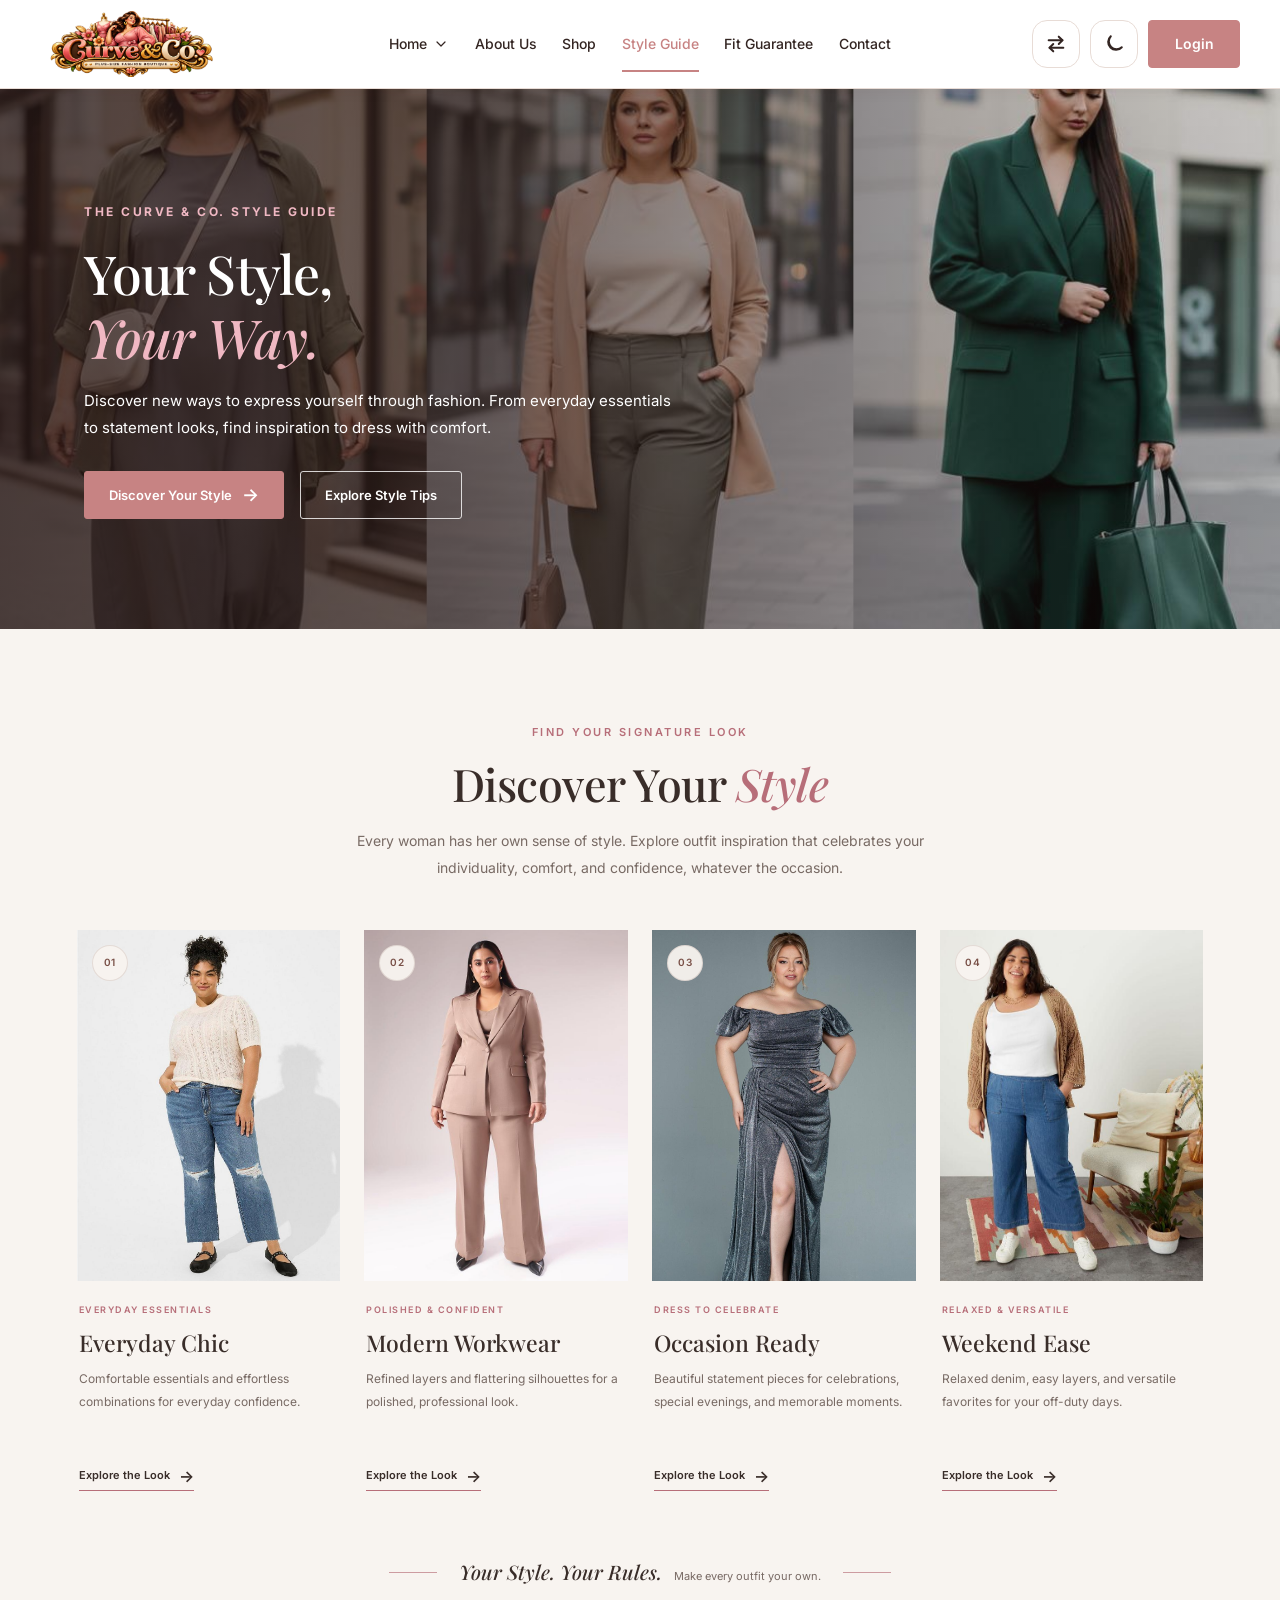
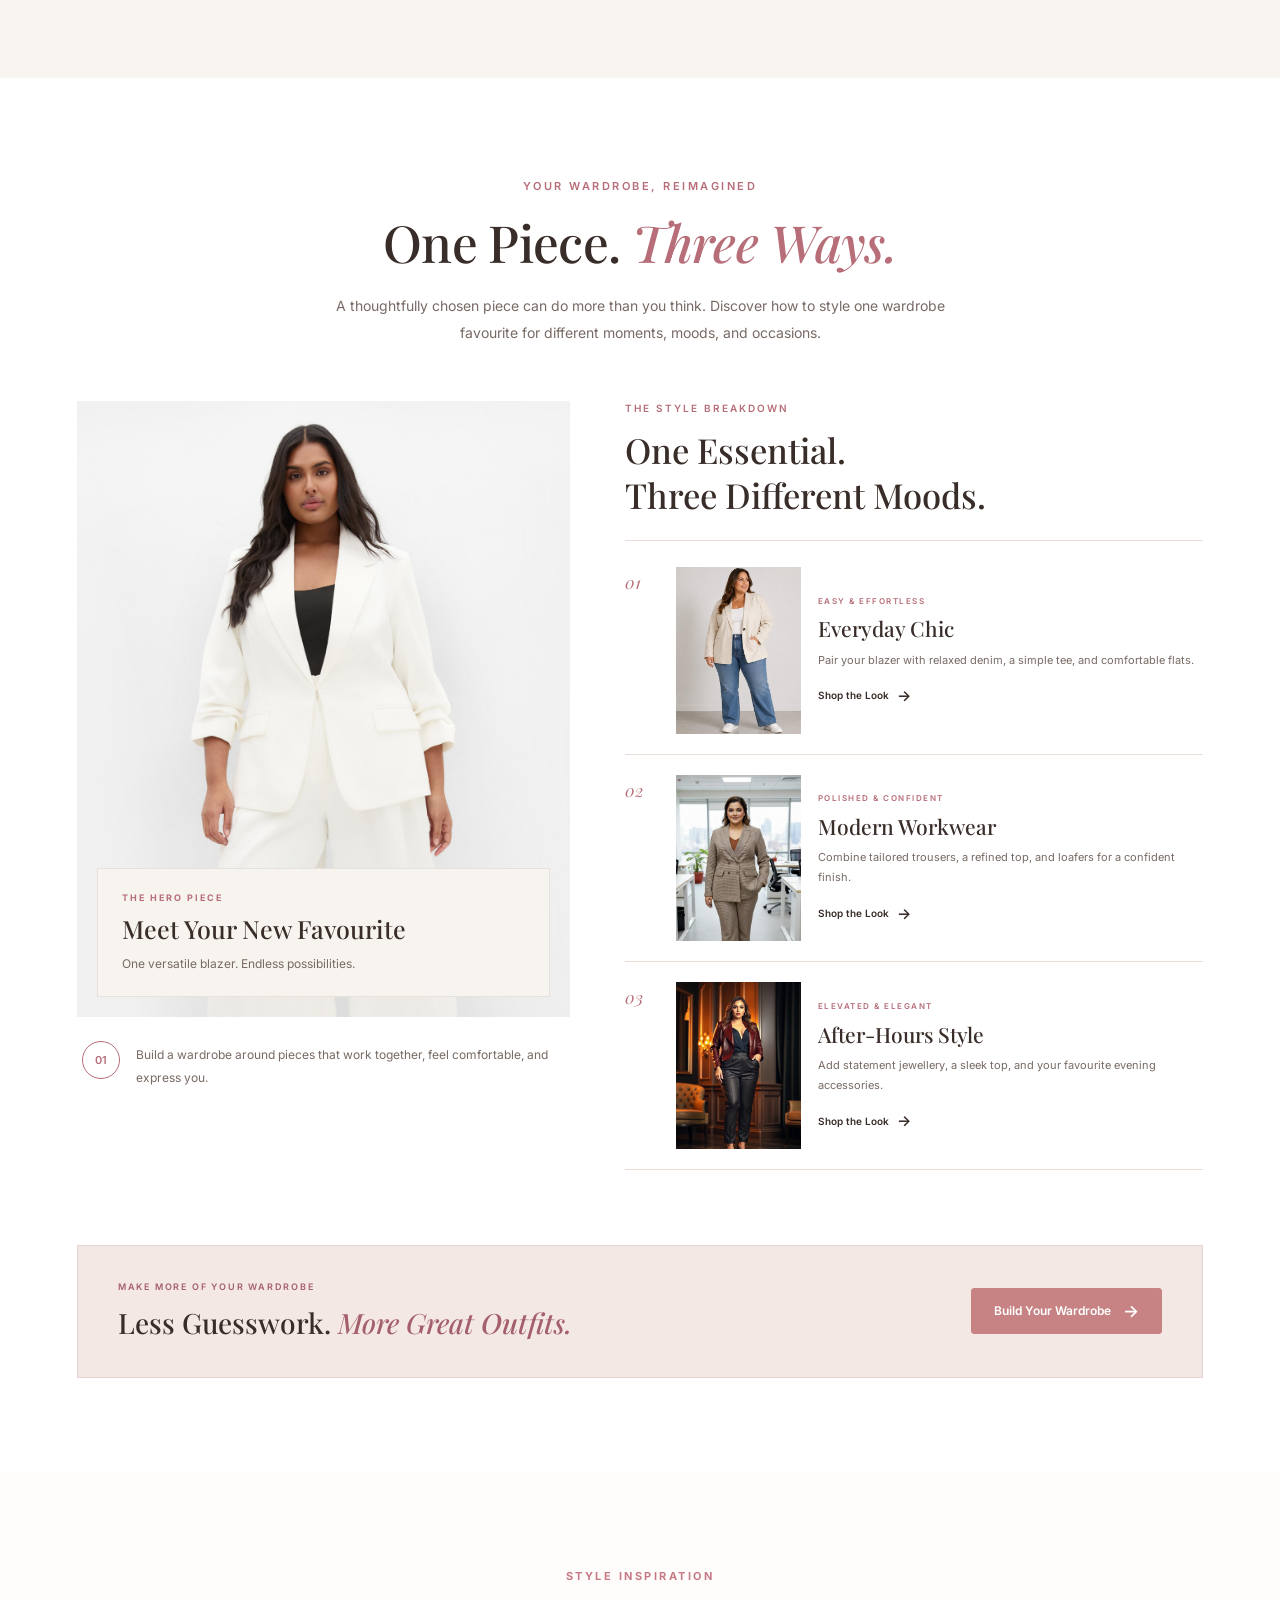
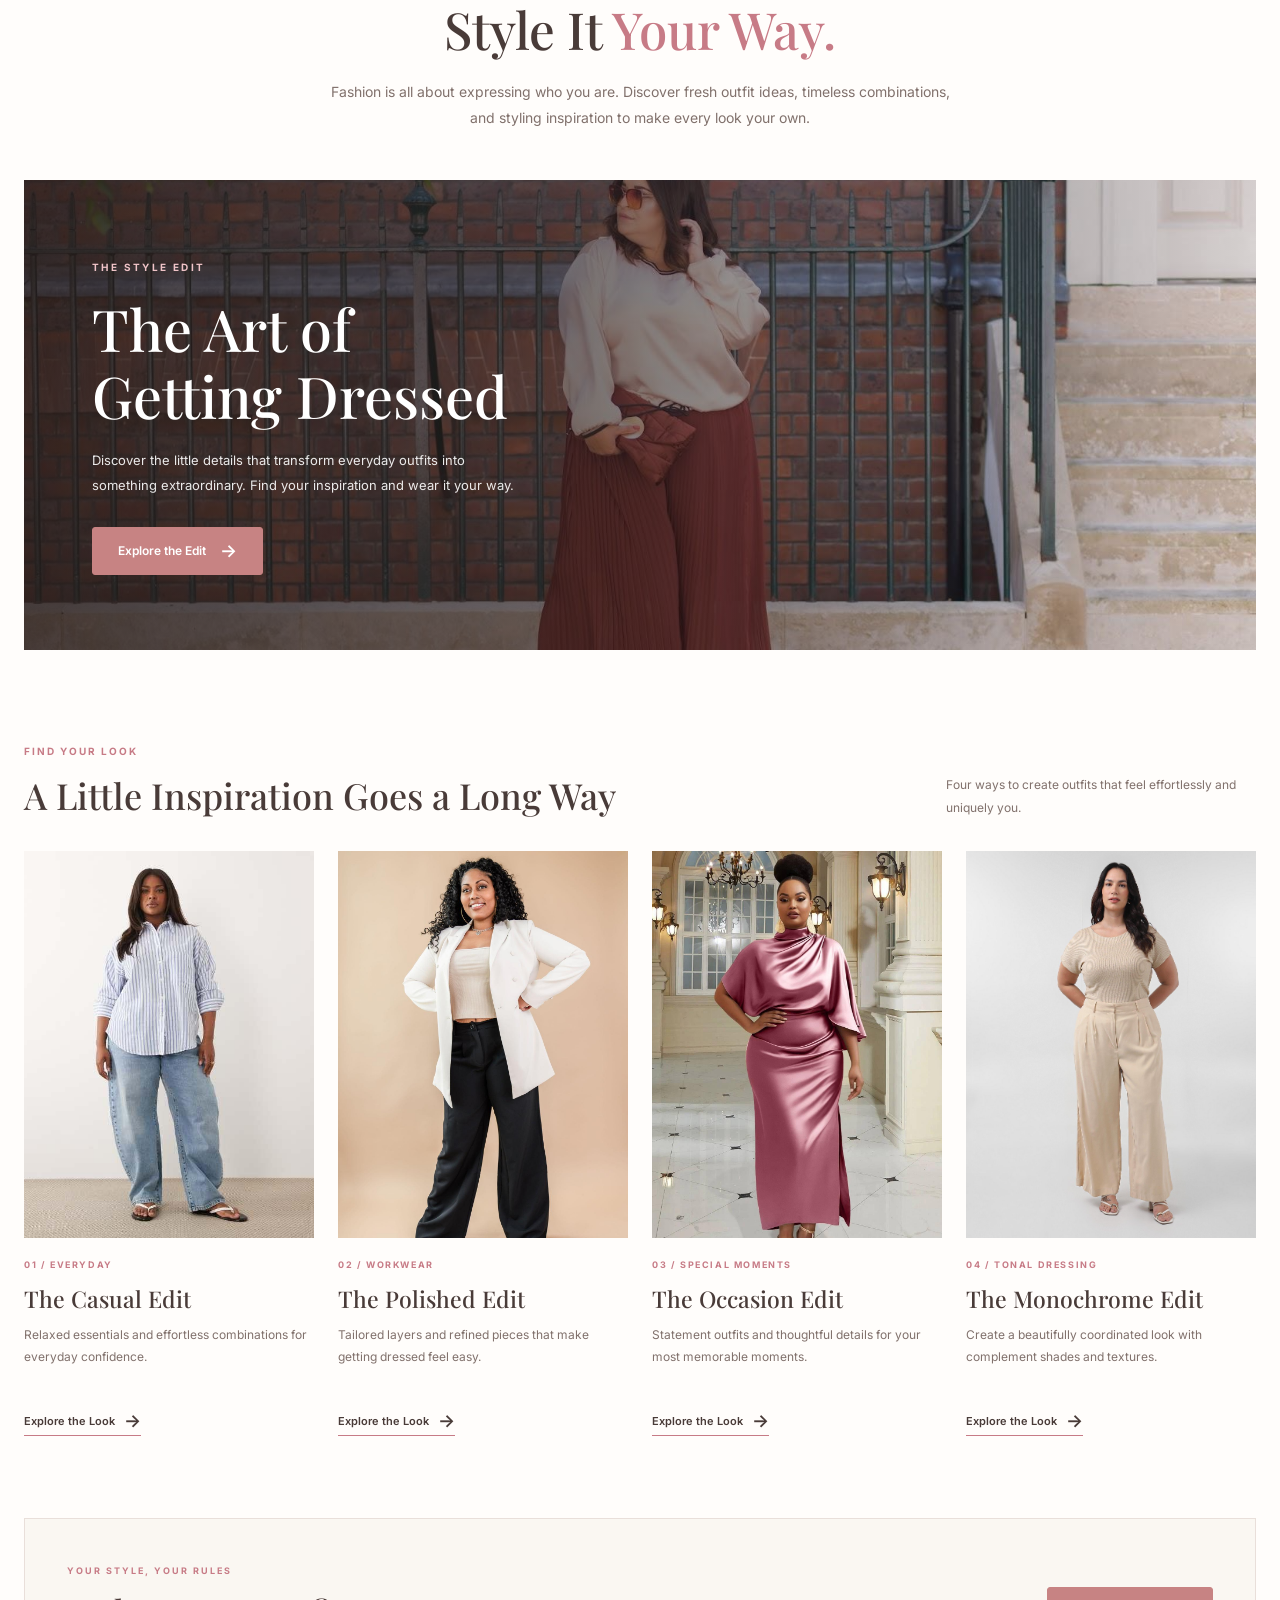
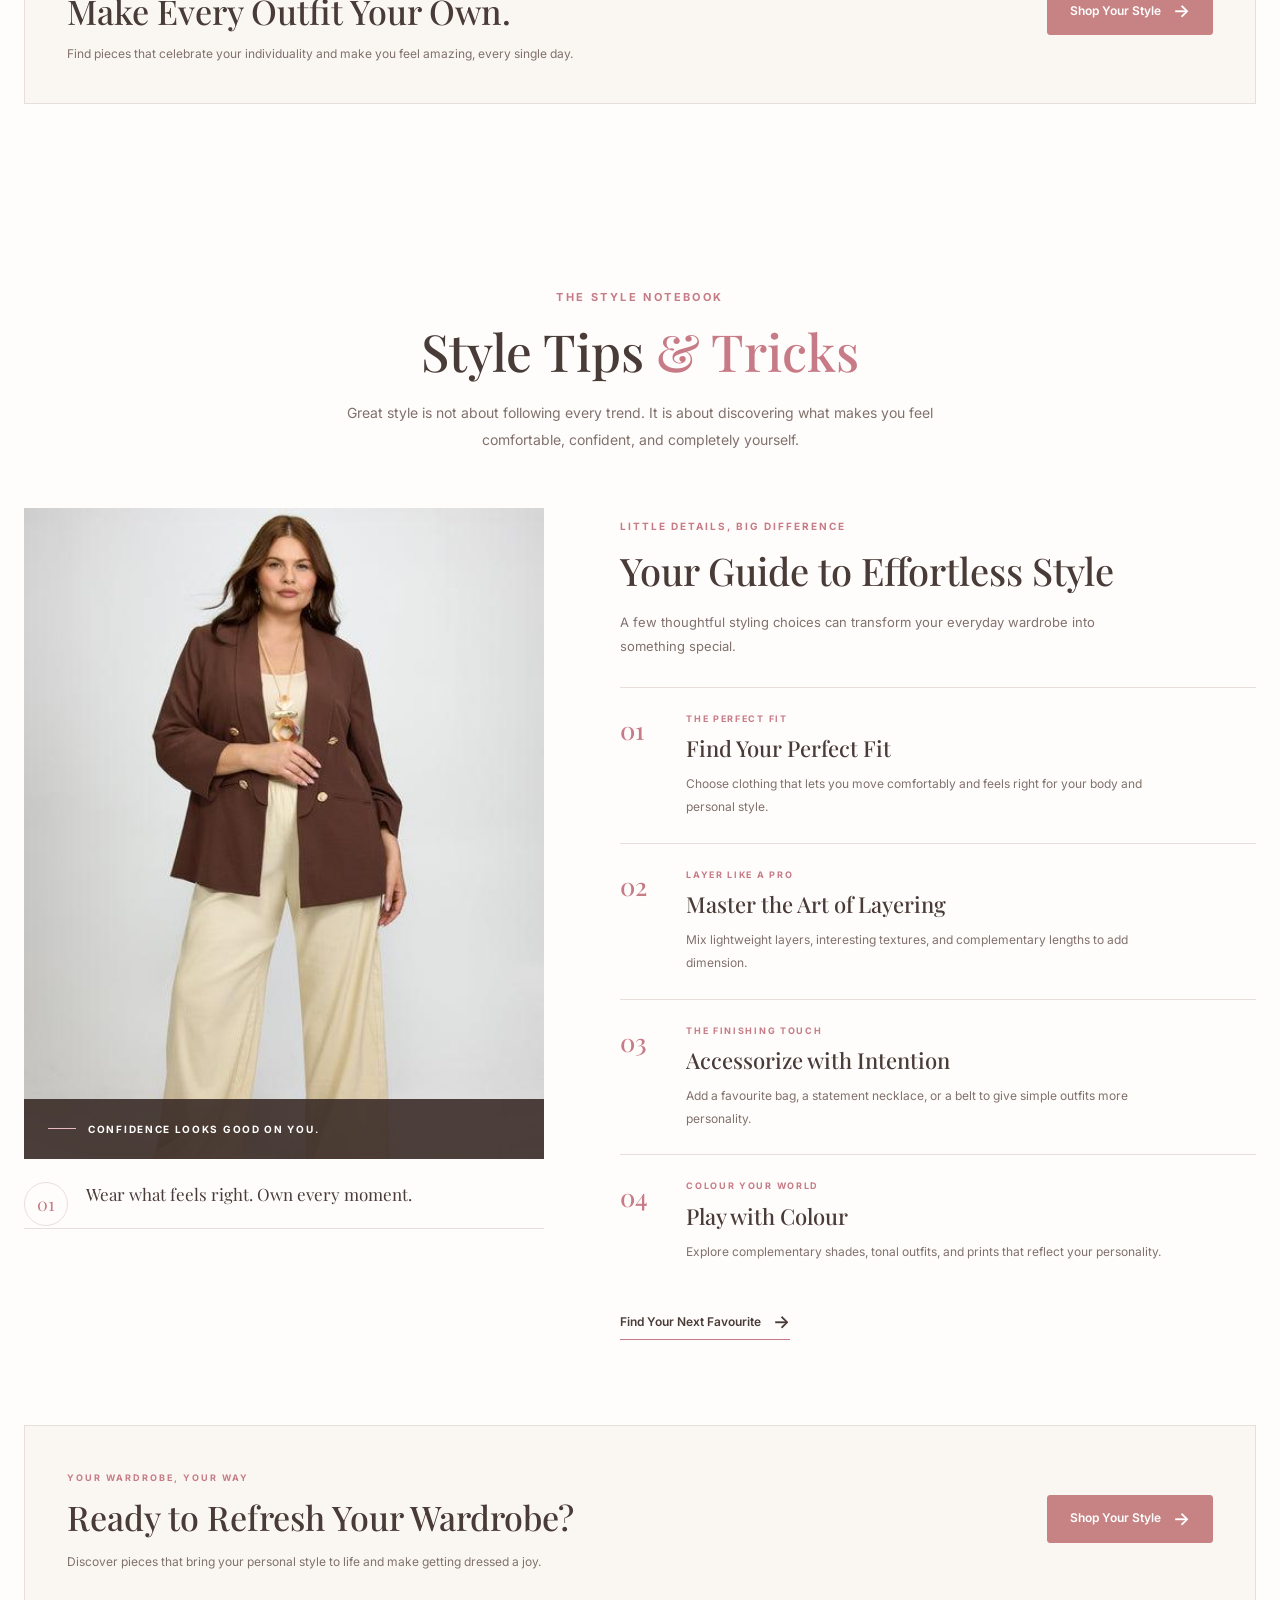
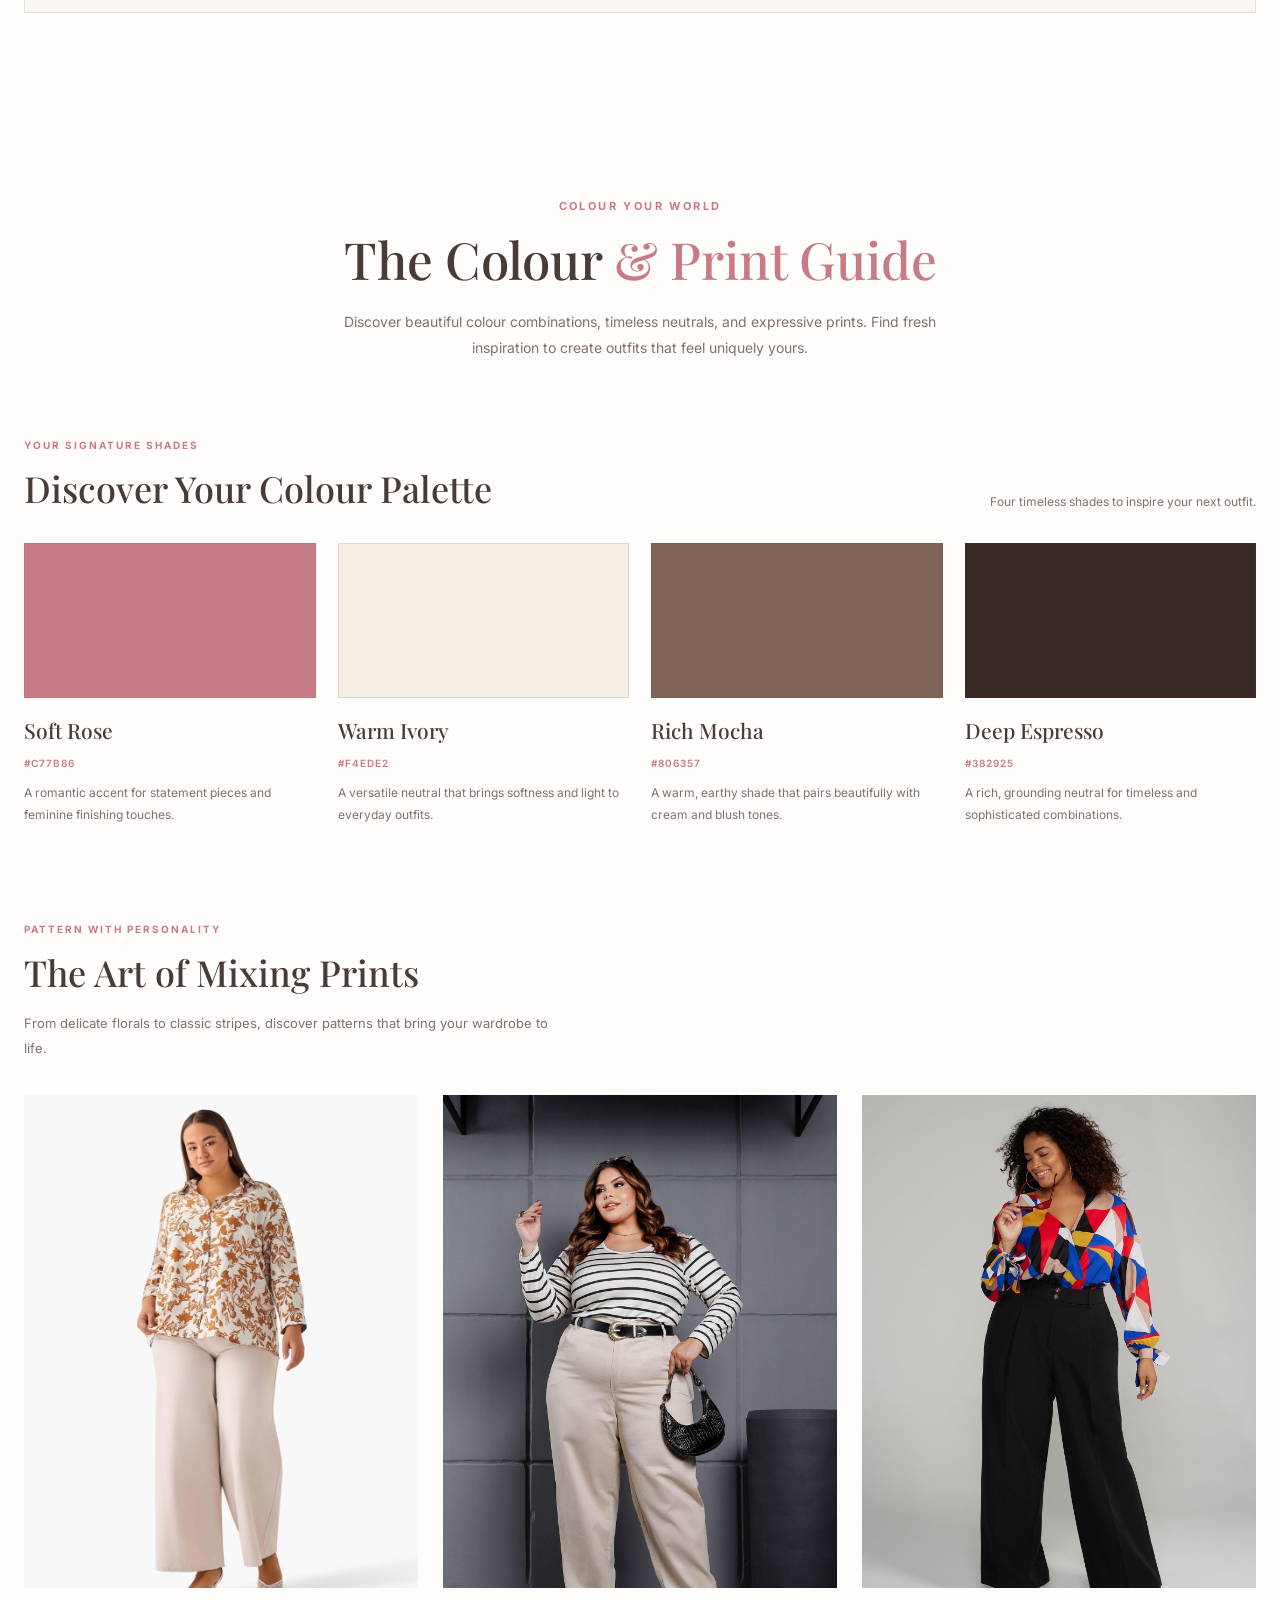
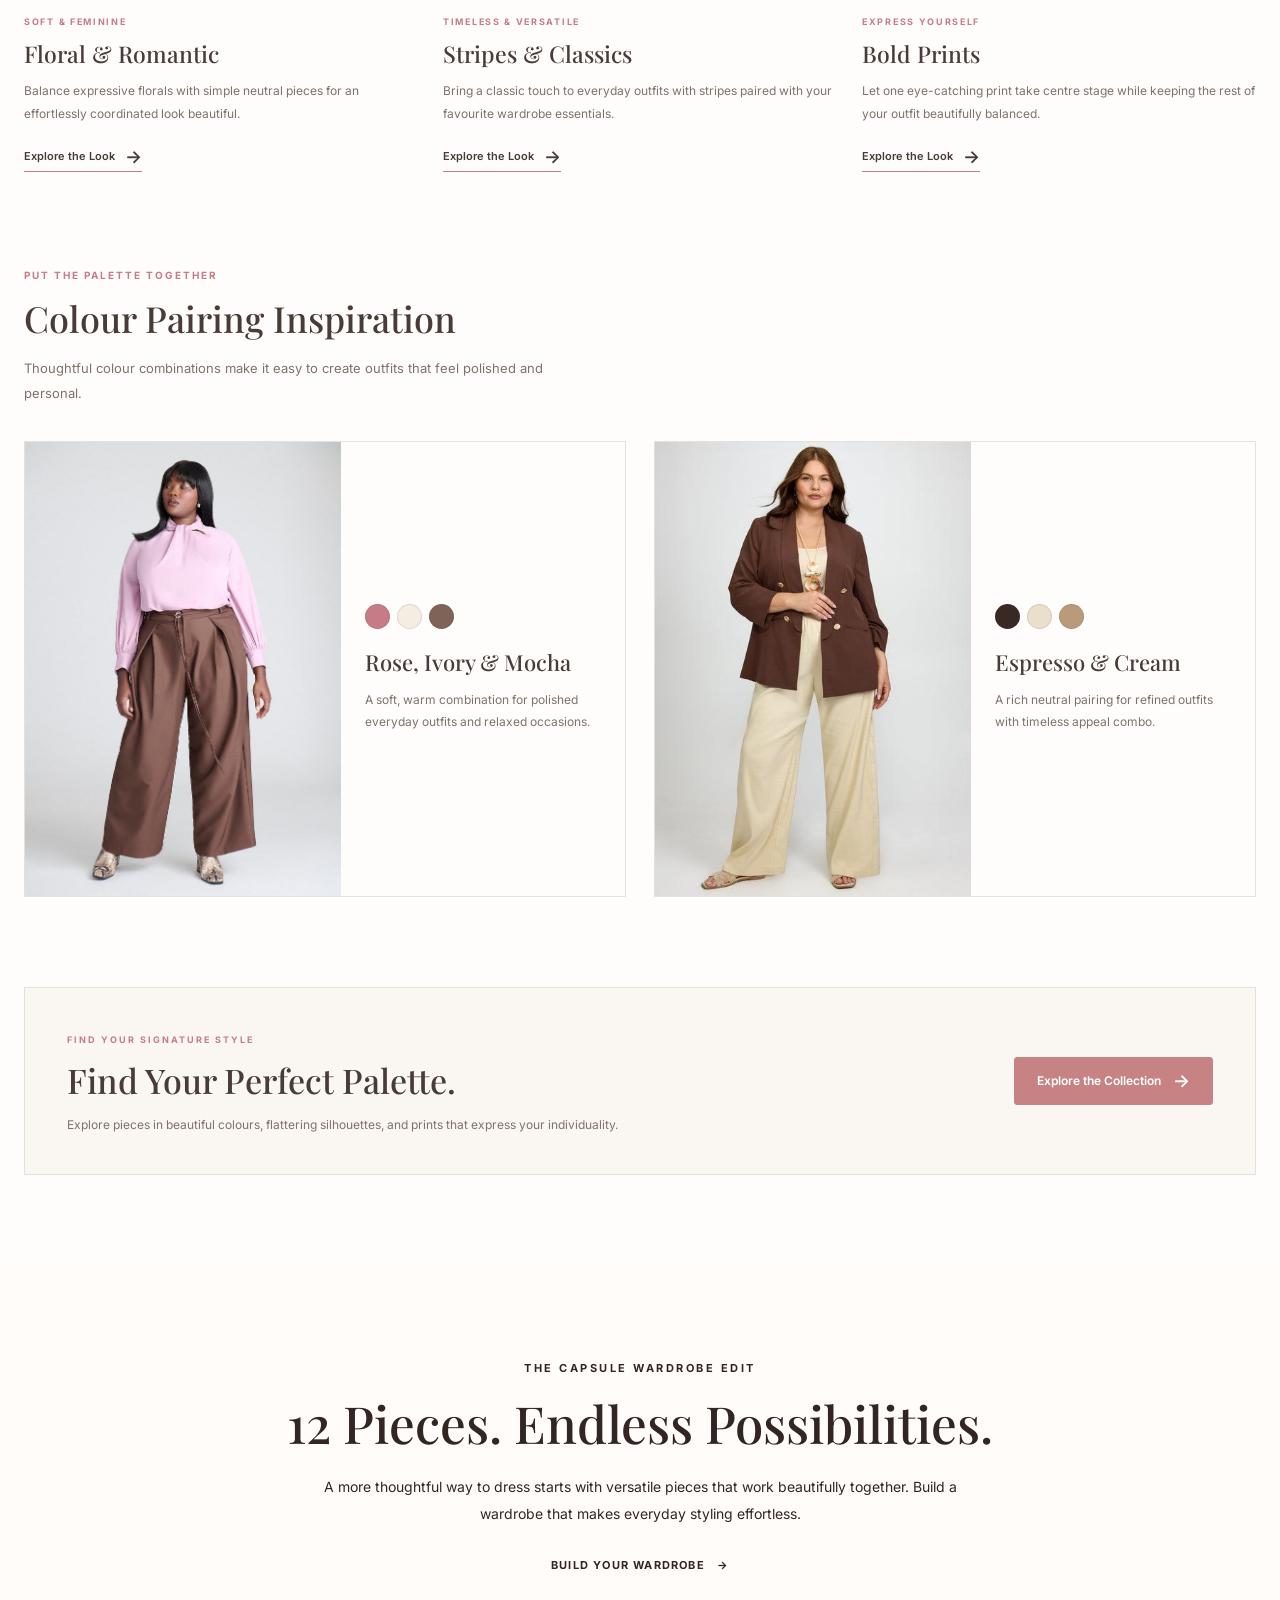
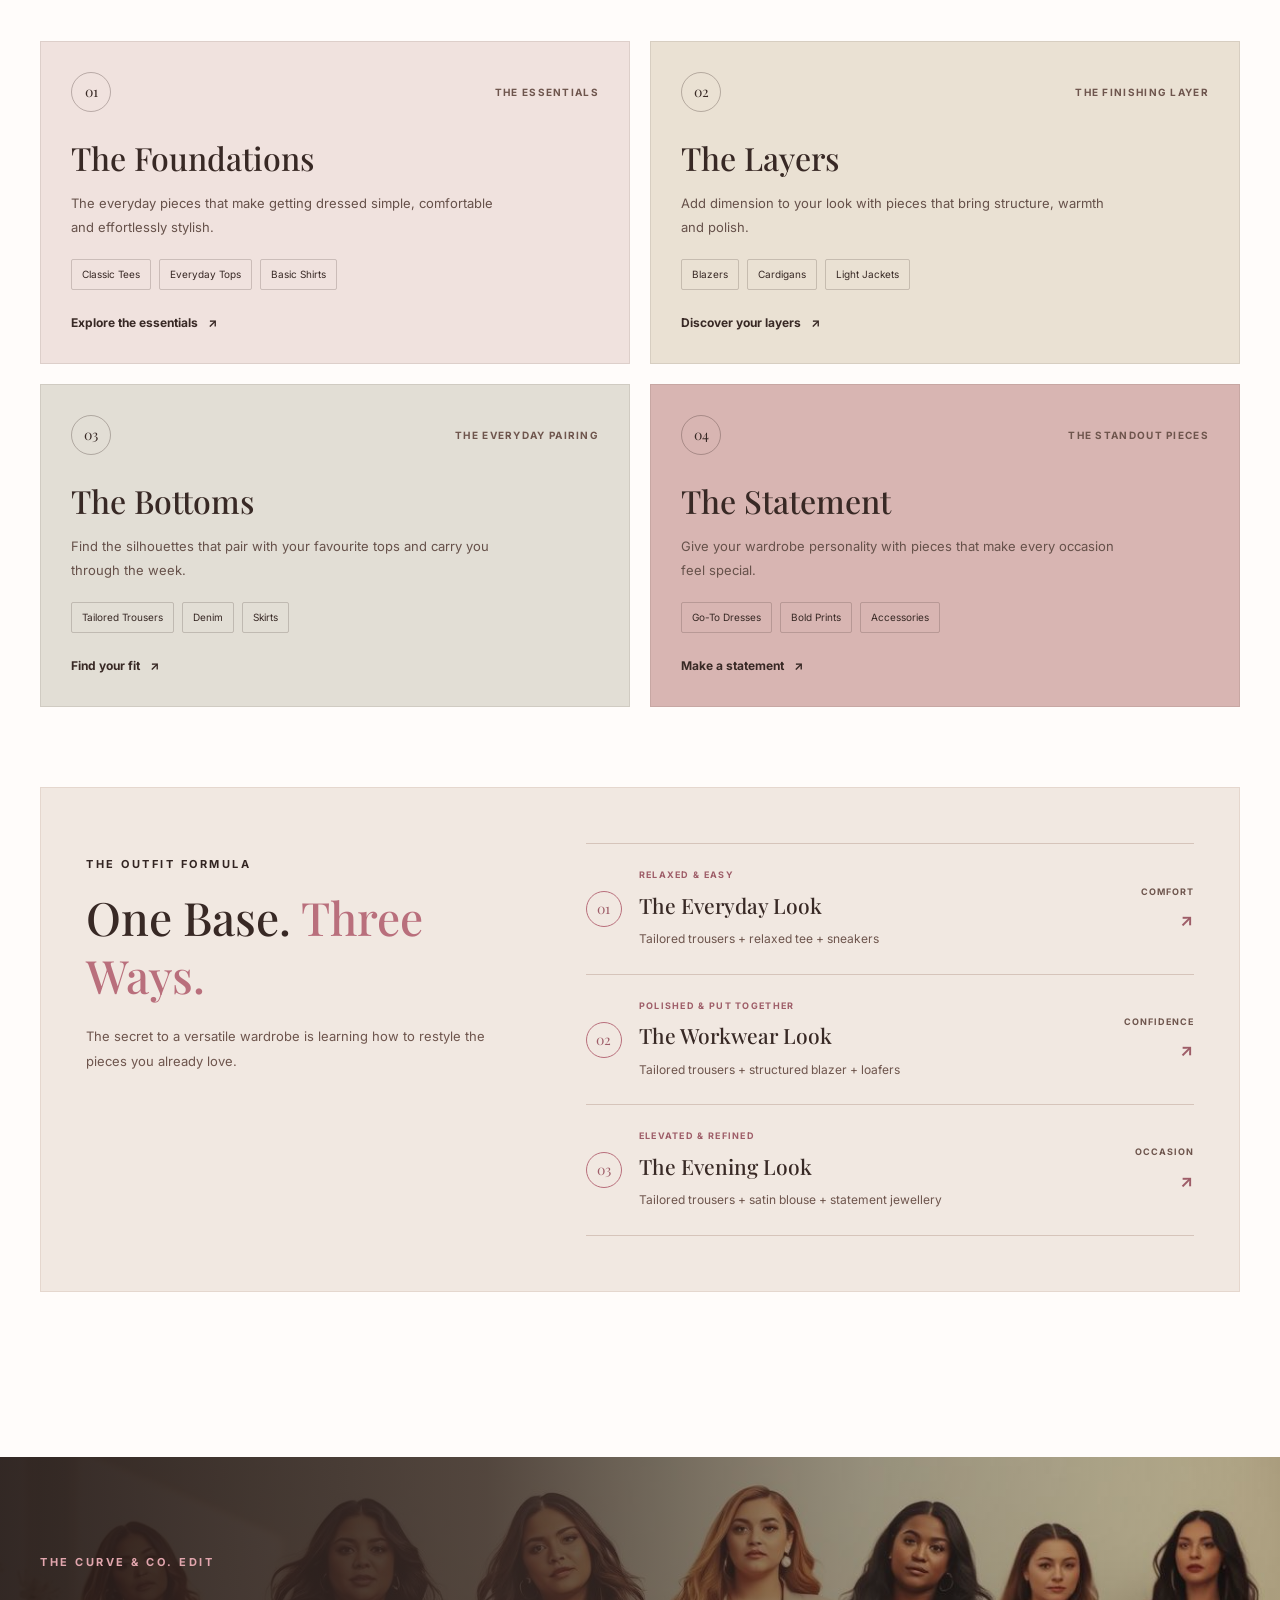
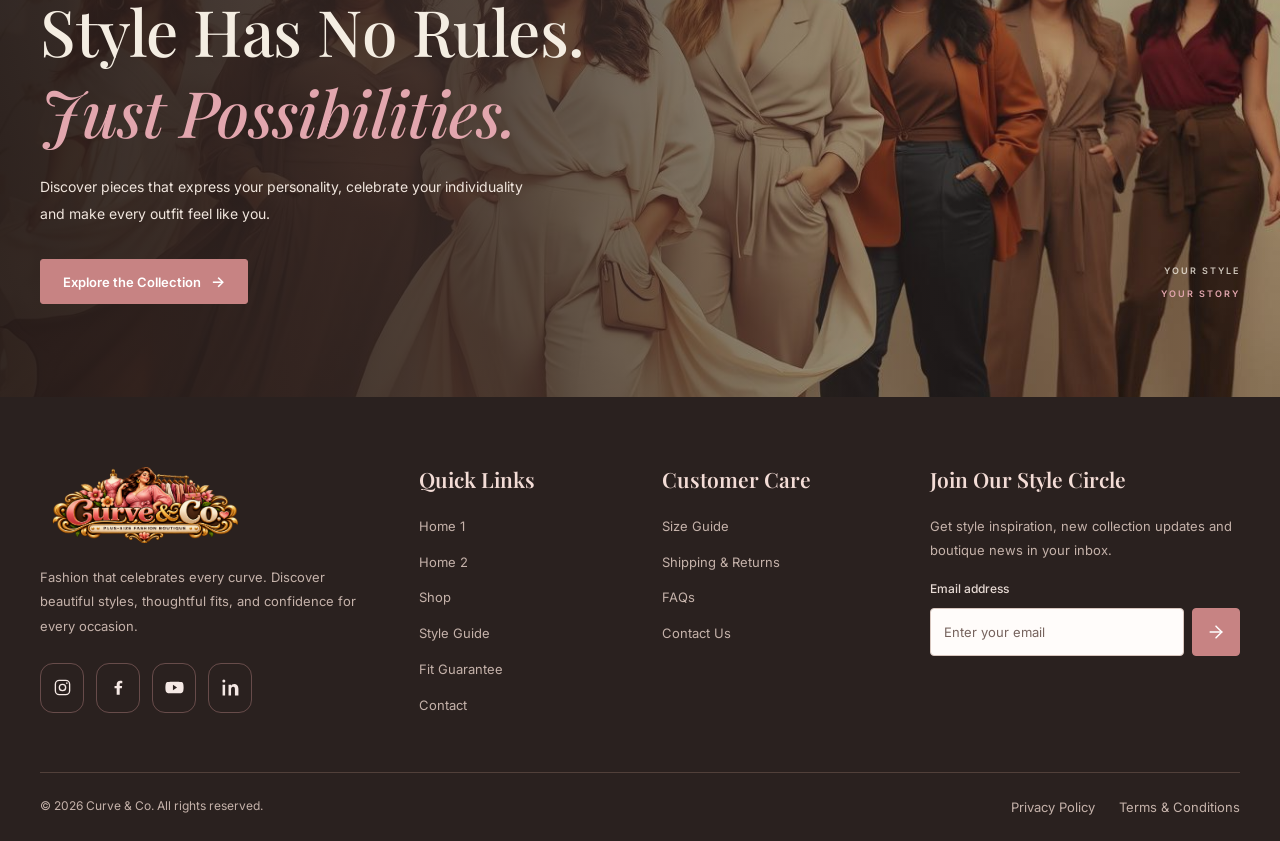
<file: style-guide.html>
<!DOCTYPE html>
<html lang="en">
<head>
    <meta charset="UTF-8">
    <meta name="viewport" content="width=device-width, initial-scale=1.0">

    <meta
        name="description"
        content="Discover stylish, inclusive plus-size fashion at Curve & Co."
    >

    <title>Curve & Co. | Plus-Size Fashion Boutique</title>
    <link
    rel="icon"
    type="image/png"
    href="images/logo.png"
>


    <!-- Google Fonts -->
    <link rel="preconnect" href="https://fonts.googleapis.com">
    <link rel="preconnect" href="https://fonts.gstatic.com" crossorigin>

    <link
        href="https://fonts.googleapis.com/css2?family=Inter:wght@400;500;600;700&family=Playfair+Display:wght@400;500;600;700&display=swap"
        rel="stylesheet"
    >

    <!-- CSS -->
    <link rel="stylesheet" href="css/style.css">
    <link rel="stylesheet" href="css/responsive.css">
    
</head>

<body>

    <!-- =====================================
         HEADER
    ====================================== -->

    <header class="curve-header" id="curveHeader">

        <div class="curve-header-container">

            <!-- LOGO - LEFT -->

            <a
                href="index.html"
                class="curve-logo"
                aria-label="Curve & Co. Home"
            >
                <img
                    src="images/logo.png"
                    alt="Curve & Co. Plus-Size Fashion Boutique"
                    class="curve-logo-img"
                >
            </a>


            <!-- DESKTOP NAVIGATION - CENTER -->

            <nav
                class="curve-desktop-nav"
                aria-label="Main navigation"
            >

                <ul class="curve-nav-list">

                    <!-- HOME DROPDOWN -->

                    <li class="curve-nav-item curve-home-dropdown">

                        <button
                            type="button"
                            class="curve-nav-link curve-home-toggle"
                            aria-expanded="false"
                            aria-controls="curveHomeDropdown"
                        >
                            <span>Home</span>

                            <svg viewBox="0 0 24 24" aria-hidden="true">
                                <path d="m6 9 6 6 6-6"/>
                            </svg>
                        </button>

                        <ul
                            class="curve-dropdown-menu"
                            id="curveHomeDropdown"
                        >
                            <li>
                                <a href="index.html">Home 1</a>
                            </li>

                            <li>
                                <a href="home2.html">Home 2</a>
                            </li>
                        </ul>

                    </li>
                    <li class="curve-nav-item">
                        <a href="about.html" class="curve-nav-link">
                            About Us
                        </a>
                    </li>


                    <!-- SHOP -->

                    <li class="curve-nav-item">
                        <a href="shop.html" class="curve-nav-link">
                            Shop
                        </a>
                    </li>


                    <!-- STYLE GUIDE -->

                    <li class="curve-nav-item">
                        <a
                            href="style-guide.html"
                            class="curve-nav-link active"
                        >
                            Style Guide
                        </a>
                    </li>


                    <!-- FIT GUARANTEE -->

                    <li class="curve-nav-item">
                        <a
                            href="fit-guarantee.html"
                            class="curve-nav-link"
                        >
                            Fit Guarantee
                        </a>
                    </li>


                    <!-- CONTACT -->

                    <li class="curve-nav-item">
                        <a
                            href="contact.html"
                            class="curve-nav-link"
                        >
                            Contact
                        </a>
                    </li>

                </ul>

            </nav>


            <!-- DESKTOP ACTIONS - RIGHT -->

            <div class="curve-header-actions">

                <!-- RTL BUTTON -->

                <button
                    type="button"
                    class="curve-icon-btn curve-rtl-toggle"
                    data-curve-rtl
                    aria-label="Toggle right-to-left layout"
                    aria-pressed="false"
                    title="Toggle RTL"
                >
                    <svg
                        viewBox="0 0 24 24"
                        aria-hidden="true"
                    >
                        <path d="M4 8h15"/>
                        <path d="m15 4 4 4-4 4"/>
                        <path d="M20 16H5"/>
                        <path d="m9 12-4 4 4 4"/>
                    </svg>
                </button>


                <!-- DARK MODE BUTTON -->

                <button
                    type="button"
                    class="curve-icon-btn curve-theme-toggle"
                    data-curve-theme
                    aria-label="Toggle dark mode"
                    aria-pressed="false"
                    title="Toggle dark mode"
                >
                    <svg
                        viewBox="0 0 24 24"
                        aria-hidden="true"
                    >
                        <path
                            d="M20.5 15.5A8.5 8.5 0 0 1 8.5 3.5
                            8.5 8.5 0 1 0 20.5 15.5Z"
                        />
                    </svg>
                </button>


                <!-- LOGIN BUTTON -->

                <a href="login.html" class="curve-login-btn">
                    Login
                </a>

            </div>


            <!-- HAMBURGER BUTTON -->

            <button
                type="button"
                class="curve-menu-toggle"
                id="curveMenuToggle"
                aria-label="Open navigation menu"
                aria-expanded="false"
                aria-controls="curveMobilePanel"
            >

                <!-- MENU ICON -->

                <svg
                    class="curve-menu-icon"
                    viewBox="0 0 24 24"
                    aria-hidden="true"
                >
                    <path d="M4 6h16"/>
                    <path d="M4 12h16"/>
                    <path d="M4 18h16"/>
                </svg>

                <!-- CLOSE ICON -->

                <svg
                    class="curve-close-icon"
                    viewBox="0 0 24 24"
                    aria-hidden="true"
                >
                    <path d="m6 6 12 12"/>
                    <path d="M18 6 6 18"/>
                </svg>

            </button>

        </div>


        <!-- =====================================
             RESPONSIVE HAMBURGER PANEL
        ====================================== -->

        <div
            class="curve-mobile-panel"
            id="curveMobilePanel"
            aria-hidden="true"
            inert
        >

            <!-- MOBILE NAVIGATION -->

            <nav
                class="curve-mobile-nav"
                aria-label="Responsive navigation"
            >

                <ul class="curve-mobile-nav-list">

                    <!-- HOME DROPDOWN -->

                    <li class="curve-mobile-nav-item curve-mobile-home">

                        <button
                            type="button"
                            class="curve-mobile-link curve-mobile-home-toggle"
                            aria-expanded="false"
                            aria-controls="curveMobileHomeDropdown"
                        >
                            <span>Home</span>

                            <svg viewBox="0 0 24 24" aria-hidden="true">
                                <path d="m6 9 6 6 6-6"/>
                            </svg>
                        </button>

                        <ul
                            class="curve-mobile-dropdown"
                            id="curveMobileHomeDropdown"
                            hidden
                        >
                            <li>
                                <a href="index.html">Home 1</a>
                            </li>

                            <li>
                                <a href="home2.html">Home 2</a>
                            </li>
                        </ul>

                    </li>
                    <li class="curve-mobile-nav-item">
                        <a href="about.html" class="curve-mobile-link">
                            About Us
                        </a>
                    </li>


                    <!-- SHOP -->

                    <li class="curve-mobile-nav-item">
                        <a href="shop.html" class="curve-mobile-link">
                            Shop
                        </a>
                    </li>


                    <!-- STYLE GUIDE -->

                    <li class="curve-mobile-nav-item">
                        <a
                            href="style-guide.html"
                            class="curve-mobile-link active"
                        >
                            Style Guide
                        </a>
                    </li>


                    <!-- FIT GUARANTEE -->

                    <li class="curve-mobile-nav-item">
                        <a
                            href="fit-guarantee.html"
                            class="curve-mobile-link"
                        >
                            Fit Guarantee
                        </a>
                    </li>


                    <!-- CONTACT -->

                    <li class="curve-mobile-nav-item">
                        <a
                            href="contact.html"
                            class="curve-mobile-link"
                        >
                            Contact
                        </a>
                    </li>

                </ul>

            </nav>


            <!-- MOBILE ACTION BUTTONS -->

            <div class="curve-mobile-actions">

                <!-- RTL -->

                <button
                    type="button"
                    class="curve-icon-btn curve-rtl-toggle"
                    data-curve-rtl
                    aria-label="Toggle right-to-left layout"
                    aria-pressed="false"
                    title="Toggle RTL"
                >
                    <svg viewBox="0 0 24 24" aria-hidden="true">
                        <path d="M4 8h15"/>
                        <path d="m15 4 4 4-4 4"/>
                        <path d="M20 16H5"/>
                        <path d="m9 12-4 4 4 4"/>
                    </svg>
                </button>


                <!-- DARK MODE -->

                <button
                    type="button"
                    class="curve-icon-btn curve-theme-toggle"
                    data-curve-theme
                    aria-label="Toggle dark mode"
                    aria-pressed="false"
                    title="Toggle dark mode"
                >
                    <svg viewBox="0 0 24 24" aria-hidden="true">
                        <path
                            d="M20.5 15.5A8.5 8.5 0 0 1 8.5 3.5
                            8.5 8.5 0 1 0 20.5 15.5Z"
                        />
                    </svg>
                </button>


                <!-- LOGIN -->

                <a href="login.html" class="curve-login-btn">
                    Login
                </a>

            </div>

        </div>

    </header>


    <!-- =====================================
         PAGE CONTENT
    ====================================== -->

    <main id="mainContent">

<!-- =========================================
     SECTION 1: STYLE GUIDE HERO
========================================= -->
<section class="cc-style-hero" id="style-guide-hero">

    <div class="cc-style-hero-background">
        <img
            src="images/style-guide-hero.jpg"
            alt="Plus-size fashion models showcasing elegant outfits"
            class="cc-style-hero-background-image"
        >
    </div>

    <div class="cc-style-hero-overlay"></div>

    <div class="cc-style-hero-container">

        <div class="cc-style-hero-content">

            <span class="cc-style-hero-eyebrow">
                THE CURVE &amp; CO. STYLE GUIDE
            </span>

            <h1 class="cc-style-hero-title">
                Your Style,
                <span>Your Way.</span>
            </h1>

            <p class="cc-style-hero-description">
                Discover new ways to express yourself through fashion.
                From everyday essentials to statement looks, find
                inspiration to dress with comfort.
            </p>

            <div class="cc-style-hero-actions">

                <a href="#discover-your-style"
                   class="cc-style-hero-primary">
                    Discover Your Style
                    <span aria-hidden="true">&rarr;</span>
                </a>

                <a href="#capsule-wardrobe"
                   class="cc-style-hero-secondary">
                    Explore Style Tips
                </a>

            </div>

        </div>

    </div>

</section>
<!-- END SECTION 1: STYLE GUIDE HERO -->

<!-- =========================================
     SECTION 2: DISCOVER YOUR STYLE
========================================= -->
<section class="cc-style-discover" id="discover-your-style">

    <div class="cc-style-discover-container">

        <!-- SECTION HEADER -->
        <div class="cc-style-discover-header">

            <span class="cc-style-discover-eyebrow">
                FIND YOUR SIGNATURE LOOK
            </span>

            <h2 class="cc-style-discover-title">
                Discover Your <span>Style</span>
            </h2>

            <p class="cc-style-discover-description">
                Every woman has her own sense of style. Explore
                outfit inspiration that celebrates your individuality,
                comfort, and confidence, whatever the occasion.
            </p>

        </div>

        <!-- STYLE CARDS -->
        <div class="cc-style-discover-grid">

            <!-- CARD 1: EVERYDAY CHIC -->
            <article class="cc-style-discover-card">

                <a href="shop.html"
                   class="cc-style-discover-image-link"
                   aria-label="Explore everyday chic fashion">

                    <img
                        src="images/style-everyday-chic.JPG"
                        alt="Everyday chic outfit inspiration with comfortable, stylish essentials"
                        class="cc-style-discover-image"
                        loading="lazy"
                    >

                    <span class="cc-style-discover-number">01</span>

                    

                </a>

                <div class="cc-style-discover-card-content">

                    <span class="cc-style-discover-card-label">
                        EVERYDAY ESSENTIALS
                    </span>

                    <h3 class="cc-style-discover-card-title">
                        Everyday Chic
                    </h3>

                    <p class="cc-style-discover-card-description">
                        Comfortable essentials and effortless
                        combinations for everyday confidence.
                    </p>

                    <a href="shop.html"
                       class="cc-style-discover-card-link">
                        Explore the Look
                        <span aria-hidden="true">&rarr;</span>
                    </a>

                </div>

            </article>

            <!-- CARD 2: MODERN WORKWEAR -->
            <article class="cc-style-discover-card">

                <a href="shop.html"
                   class="cc-style-discover-image-link"
                   aria-label="Explore modern workwear fashion">

                    <img
                        src="images/style-modern-workwear.jpg"
                        alt="Modern workwear inspiration featuring tailored separates"
                        class="cc-style-discover-image"
                        loading="lazy"
                    >

                    <span class="cc-style-discover-number">02</span>

                    

                </a>

                <div class="cc-style-discover-card-content">

                    <span class="cc-style-discover-card-label">
                        POLISHED &amp; CONFIDENT
                    </span>

                    <h3 class="cc-style-discover-card-title">
                        Modern Workwear
                    </h3>

                    <p class="cc-style-discover-card-description">
                        Refined layers and flattering silhouettes
                        for a polished, professional look.
                    </p>

                    <a href="shop.html"
                       class="cc-style-discover-card-link">
                        Explore the Look
                        <span aria-hidden="true">&rarr;</span>
                    </a>

                </div>

            </article>

            <!-- CARD 3: OCCASION READY -->
            <article class="cc-style-discover-card">

                <a href="shop.html"
                   class="cc-style-discover-image-link"
                   aria-label="Explore occasion-ready fashion">

                    <img
                        src="images/style-occasion-ready.jpg"
                        alt="Elegant occasion outfit inspiration for celebrations and special events"
                        class="cc-style-discover-image"
                        loading="lazy"
                    >

                    <span class="cc-style-discover-number">03</span>

                    

                </a>

                <div class="cc-style-discover-card-content">

                    <span class="cc-style-discover-card-label">
                        DRESS TO CELEBRATE
                    </span>

                    <h3 class="cc-style-discover-card-title">
                        Occasion Ready
                    </h3>

                    <p class="cc-style-discover-card-description">
                        Beautiful statement pieces for celebrations,
                        special evenings, and memorable moments.
                    </p>

                    <a href="shop.html"
                       class="cc-style-discover-card-link">
                        Explore the Look
                        <span aria-hidden="true">&rarr;</span>
                    </a>

                </div>

            </article>

            <!-- CARD 4: WEEKEND EASE -->
            <article class="cc-style-discover-card">

                <a href="shop.html"
                   class="cc-style-discover-image-link"
                   aria-label="Explore relaxed weekend fashion">

                    <img
                        src="images/style-weekend-ease.jpg"
                        alt="Relaxed weekend outfit inspiration with denim and comfortable layers"
                        class="cc-style-discover-image"
                        loading="lazy"
                    >

                    <span class="cc-style-discover-number">04</span>

                    

                </a>

                <div class="cc-style-discover-card-content">

                    <span class="cc-style-discover-card-label">
                        RELAXED &amp; VERSATILE
                    </span>

                    <h3 class="cc-style-discover-card-title">
                        Weekend Ease
                    </h3>

                    <p class="cc-style-discover-card-description">
                        Relaxed denim, easy layers, and versatile
                        favorites for your off-duty days.
                    </p>

                    <a href="shop.html"
                       class="cc-style-discover-card-link">
                        Explore the Look
                        <span aria-hidden="true">&rarr;</span>
                    </a>

                </div>

            </article>

        </div>

        <!-- CLOSING TAGLINE -->
        <div class="cc-style-discover-footer">

            <span class="cc-style-discover-footer-line"></span>

            <p>
                Your Style. Your Rules.
                <span>Make every outfit your own.</span>
            </p>

            <span class="cc-style-discover-footer-line"></span>

        </div>

    </div>

</section>
<!-- END SECTION 2: DISCOVER YOUR STYLE -->
<!-- =========================================
     SECTION 3: THE OUTFIT FORMULA
========================================= -->
<section class="cc-outfit-formula" id="capsule-wardrobe">

    <div class="cc-outfit-formula-container">

        <!-- SECTION INTRODUCTION -->
        <div class="cc-outfit-formula-header">

            <span class="cc-outfit-formula-eyebrow">
                YOUR WARDROBE, REIMAGINED
            </span>

            <h2 class="cc-outfit-formula-title">
                One Piece.
                <span>Three Ways.</span>
            </h2>

            <p class="cc-outfit-formula-intro">
                A thoughtfully chosen piece can do more than you think.
                Discover how to style one wardrobe favourite for
                different moments, moods, and occasions.
            </p>

        </div>

        <!-- MAIN EDITORIAL LAYOUT -->
        <div class="cc-outfit-formula-layout">

            <!-- LEFT: FEATURED FASHION IMAGE -->
            <div class="cc-outfit-formula-feature">

                <div class="cc-outfit-formula-image-wrap">

                    <img
                        src="images/outfit-formula-hero.jpg"
                        alt="Elegant plus-size fashion styling with a tailored ivory blazer"
                        class="cc-outfit-formula-image"
                        loading="lazy"
                    >

                    <div class="cc-outfit-formula-image-caption">
                        <span class="cc-outfit-formula-caption-label">
                            THE HERO PIECE
                        </span>

                        <h3>Meet Your New Favourite</h3>

                        <p>
                            One versatile blazer. Endless possibilities.
                        </p>
                    </div>

                </div>

                <div class="cc-outfit-formula-feature-note">
                    <span class="cc-outfit-formula-note-number">01</span>

                    <p>
                        Build a wardrobe around pieces that work
                        together, feel comfortable, and express you.
                    </p>
                </div>

            </div>

            <!-- RIGHT: THREE WAYS TO STYLE -->
            <div class="cc-outfit-formula-looks">

                <div class="cc-outfit-formula-looks-header">
                    <span class="cc-outfit-formula-small-label">
                        THE STYLE BREAKDOWN
                    </span>

                    <h3>One Essential.<br>Three Different Moods.</h3>
                </div>

                <!-- LOOK 1 -->
                <article class="cc-outfit-look">

                    <div class="cc-outfit-look-number">
                        01
                    </div>

                    <div class="cc-outfit-look-image-wrap">
                        <img
                            src="images/outfit-formula-everyday.jpg"
                            alt="Casual outfit featuring an ivory blazer and denim"
                            class="cc-outfit-look-image"
                            loading="lazy"
                        >
                    </div>

                    <div class="cc-outfit-look-content">

                        <span class="cc-outfit-look-tag">
                            EASY &amp; EFFORTLESS
                        </span>

                        <h4>Everyday Chic</h4>

                        <p>
                            Pair your blazer with relaxed denim,
                            a simple tee, and comfortable flats.
                        </p>

                        <a href="shop.html"
                           class="cc-outfit-look-link">
                            Shop the Look
                            <span aria-hidden="true">&rarr;</span>
                        </a>

                    </div>

                </article>

                <!-- LOOK 2 -->
                <article class="cc-outfit-look">

                    <div class="cc-outfit-look-number">
                        02
                    </div>

                    <div class="cc-outfit-look-image-wrap">
                        <img
                            src="images/outfit-formula-workwear.jpg"
                            alt="Polished workwear outfit with a blazer and tailored trousers"
                            class="cc-outfit-look-image"
                            loading="lazy"
                        >
                    </div>

                    <div class="cc-outfit-look-content">

                        <span class="cc-outfit-look-tag">
                            POLISHED &amp; CONFIDENT
                        </span>

                        <h4>Modern Workwear</h4>

                        <p>
                            Combine tailored trousers, a refined top,
                            and loafers for a confident finish.
                        </p>

                        <a href="shop.html"
                           class="cc-outfit-look-link">
                            Shop the Look
                            <span aria-hidden="true">&rarr;</span>
                        </a>

                    </div>

                </article>

                <!-- LOOK 3 -->
                <article class="cc-outfit-look">

                    <div class="cc-outfit-look-number">
                        03
                    </div>

                    <div class="cc-outfit-look-image-wrap">
                        <img
                            src="images/outfit-formula-evening.jpg"
                            alt="Elevated evening outfit styled with an ivory blazer and statement accessories"
                            class="cc-outfit-look-image"
                            loading="lazy"
                        >
                    </div>

                    <div class="cc-outfit-look-content">

                        <span class="cc-outfit-look-tag">
                            ELEVATED &amp; ELEGANT
                        </span>

                        <h4>After-Hours Style</h4>

                        <p>
                            Add statement jewellery, a sleek top,
                            and your favourite evening accessories.
                        </p>

                        <a href="shop.html"
                           class="cc-outfit-look-link">
                            Shop the Look
                            <span aria-hidden="true">&rarr;</span>
                        </a>

                    </div>

                </article>

            </div>

        </div>

        <!-- BOTTOM CTA -->
        <div class="cc-outfit-formula-cta">

            <div class="cc-outfit-formula-cta-content">
                <span class="cc-outfit-formula-cta-eyebrow">
                    MAKE MORE OF YOUR WARDROBE
                </span>

                <h3>
                    Less Guesswork.
                    <span>More Great Outfits.</span>
                </h3>
            </div>

            <a href="shop.html"
               class="cc-outfit-formula-cta-button">
                Build Your Wardrobe
                <span aria-hidden="true">&rarr;</span>
            </a>

        </div>

    </div>

</section>
<!-- END SECTION 3: THE OUTFIT FORMULA -->
<!-- ==========================================
     SECTION 4: STYLE IT YOUR WAY
=========================================== -->
<section class="cc-style-styling" id="style-it-your-way">

    <div class="cc-style-styling-container">

        <!-- SECTION INTRODUCTION -->
        <div class="cc-style-styling-header">

            <span class="cc-style-styling-eyebrow">
                STYLE INSPIRATION
            </span>

            <h2 class="cc-style-styling-title">
                Style It <span>Your Way.</span>
            </h2>

            <p class="cc-style-styling-description">
                Fashion is all about expressing who you are.
                Discover fresh outfit ideas, timeless combinations,
                and styling inspiration to make every look your own.
            </p>

        </div>


        <!-- FEATURED EDITORIAL BANNER -->
        <div class="cc-style-styling-feature">

            <img
                src="images/style-styling-feature.jpg"
                alt="Plus-size model showcasing an elegant neutral-toned outfit"
                class="cc-style-styling-feature-image"
                loading="lazy"
            >

            <div class="cc-style-styling-feature-overlay"></div>

            <div class="cc-style-styling-feature-content">

                <span class="cc-style-styling-feature-label">
                    THE STYLE EDIT
                </span>

                <h3 class="cc-style-styling-feature-title">
                    The Art of<br>
                    Getting Dressed
                </h3>

                <p class="cc-style-styling-feature-description">
                    Discover the little details that transform
                    everyday outfits into something extraordinary.
                    Find your inspiration and wear it your way.
                </p>

                <a
                    href="shop.html"
                    class="cc-style-styling-feature-button"
                >
                    Explore the Edit
                    <span aria-hidden="true">&rarr;</span>
                </a>

            </div>

        </div>


        <!-- STYLING IDEAS -->
        <div class="cc-style-styling-ideas">

            <div class="cc-style-styling-ideas-header">

                <div>
                    <span class="cc-style-styling-subtitle">
                        FIND YOUR LOOK
                    </span>

                    <h3 class="cc-style-styling-ideas-title">
                        A Little Inspiration Goes a Long Way
                    </h3>
                </div>

                <p class="cc-style-styling-ideas-description">
                    Four ways to create outfits that feel
                    effortlessly and uniquely you.
                </p>

            </div>


            <!-- STYLING CARD 1 -->
            <div class="cc-style-styling-grid">

                <article class="cc-style-styling-card">

                    <a
                        href="shop.html"
                        class="cc-style-styling-card-image-link"
                        aria-label="Explore casual style"
                    >
                        <img
                            src="images/style-styling-casual.jpg"
                            alt="Casual plus-size outfit with a relaxed shirt and jeans"
                            class="cc-style-styling-card-image"
                            loading="lazy"
                        >
                    </a>

                    <div class="cc-style-styling-card-content">

                        <span class="cc-style-styling-card-number">
                            01 / EVERYDAY
                        </span>

                        <h4 class="cc-style-styling-card-title">
                            The Casual Edit
                        </h4>

                        <p class="cc-style-styling-card-description">
                            Relaxed essentials and effortless
                            combinations for everyday confidence.
                        </p>

                        <a
                            href="shop.html"
                            class="cc-style-styling-card-link"
                        >
                            Explore the Look
                            <span aria-hidden="true">&rarr;</span>
                        </a>

                    </div>

                </article>


                <!-- STYLING CARD 2 -->
                <article class="cc-style-styling-card">

                    <a
                        href="shop.html"
                        class="cc-style-styling-card-image-link"
                        aria-label="Explore polished workwear style"
                    >
                        <img
                            src="images/style-styling-polished.jpg"
                            alt="Plus-size model wearing polished tailored workwear"
                            class="cc-style-styling-card-image"
                            loading="lazy"
                        >
                    </a>

                    <div class="cc-style-styling-card-content">

                        <span class="cc-style-styling-card-number">
                            02 / WORKWEAR
                        </span>

                        <h4 class="cc-style-styling-card-title">
                            The Polished Edit
                        </h4>

                        <p class="cc-style-styling-card-description">
                            Tailored layers and refined pieces
                            that make getting dressed feel easy.
                        </p>

                        <a
                            href="shop.html"
                            class="cc-style-styling-card-link"
                        >
                            Explore the Look
                            <span aria-hidden="true">&rarr;</span>
                        </a>

                    </div>

                </article>


                <!-- STYLING CARD 3 -->
                <article class="cc-style-styling-card">

                    <a
                        href="shop.html"
                        class="cc-style-styling-card-image-link"
                        aria-label="Explore occasion style"
                    >
                        <img
                            src="images/style-styling-occasion.jpg"
                            alt="Plus-size model wearing an elegant occasion outfit"
                            class="cc-style-styling-card-image"
                            loading="lazy"
                        >
                    </a>

                    <div class="cc-style-styling-card-content">

                        <span class="cc-style-styling-card-number">
                            03 / SPECIAL MOMENTS
                        </span>

                        <h4 class="cc-style-styling-card-title">
                            The Occasion Edit
                        </h4>

                        <p class="cc-style-styling-card-description">
                            Statement outfits and thoughtful details
                            for your most memorable moments.
                        </p>

                        <a
                            href="shop.html"
                            class="cc-style-styling-card-link"
                        >
                            Explore the Look
                            <span aria-hidden="true">&rarr;</span>
                        </a>

                    </div>

                </article>


                <!-- STYLING CARD 4 -->
                <article class="cc-style-styling-card">

                    <a
                        href="shop.html"
                        class="cc-style-styling-card-image-link"
                        aria-label="Explore monochrome style"
                    >
                        <img
                            src="images/style-styling-monochrome.jpg"
                            alt="Plus-size model wearing a coordinated neutral monochrome outfit"
                            class="cc-style-styling-card-image"
                            loading="lazy"
                        >
                    </a>

                    <div class="cc-style-styling-card-content">

                        <span class="cc-style-styling-card-number">
                            04 / TONAL DRESSING
                        </span>

                        <h4 class="cc-style-styling-card-title">
                            The Monochrome Edit
                        </h4>

                        <p class="cc-style-styling-card-description">
                            Create a beautifully coordinated look
                            with complement shades and textures.
                        </p>

                        <a
                            href="shop.html"
                            class="cc-style-styling-card-link"
                        >
                            Explore the Look
                            <span aria-hidden="true">&rarr;</span>
                        </a>

                    </div>

                </article>

            </div>

        </div>


        <!-- BOTTOM CALL TO ACTION -->
        <div class="cc-style-styling-bottom">

            <div class="cc-style-styling-bottom-content">

                <span class="cc-style-styling-bottom-eyebrow">
                    YOUR STYLE, YOUR RULES
                </span>

                <h3 class="cc-style-styling-bottom-title">
                    Make Every Outfit Your Own.
                </h3>

                <p class="cc-style-styling-bottom-description">
                    Find pieces that celebrate your individuality
                    and make you feel amazing, every single day.
                </p>

            </div>

            <a
                href="shop.html"
                class="cc-style-styling-bottom-button"
            >
                Shop Your Style
                <span aria-hidden="true">&rarr;</span>
            </a>

        </div>

    </div>

</section>
<!-- ==========================================
     SECTION 5: STYLE TIPS & TRICKS
=========================================== -->
<section class="cc-style-tips" id="style-tips">

    <div class="cc-style-tips-container">

        <!-- SECTION INTRODUCTION -->
        <div class="cc-style-tips-header">

            <span class="cc-style-tips-eyebrow">
                THE STYLE NOTEBOOK
            </span>

            <h2 class="cc-style-tips-title">
                Style Tips <span>&amp; Tricks</span>
            </h2>

            <p class="cc-style-tips-description">
                Great style is not about following every trend.
                It is about discovering what makes you feel
                comfortable, confident, and completely yourself.
            </p>

        </div>


        <!-- EDITORIAL CONTENT -->
        <div class="cc-style-tips-layout">

            <!-- FEATURED IMAGE -->
            <div class="cc-style-tips-visual">

                <div class="cc-style-tips-image-wrapper">

                    <img
                        src="images/style-tips-feature.jpg"
                        alt="Plus-size fashion model wearing an elegant neutral outfit"
                        class="cc-style-tips-feature-image"
                        loading="lazy"
                    >

                    <div class="cc-style-tips-image-caption">
                        <span class="cc-style-tips-caption-line"></span>

                        <p>
                            CONFIDENCE LOOKS GOOD ON YOU.
                        </p>
                    </div>

                </div>

                <div class="cc-style-tips-image-note">
                    <span class="cc-style-tips-note-number">01</span>

                    <p>
                        Wear what feels right.
                        Own every moment.
                    </p>
                </div>

            </div>


            <!-- NUMBERED STYLE TIPS -->
            <div class="cc-style-tips-content">

                <div class="cc-style-tips-content-heading">

                    <span class="cc-style-tips-subtitle">
                        LITTLE DETAILS, BIG DIFFERENCE
                    </span>

                    <h3 class="cc-style-tips-content-title">
                        Your Guide to Effortless Style
                    </h3>

                    <p class="cc-style-tips-content-description">
                        A few thoughtful styling choices can transform
                        your everyday wardrobe into something special.
                    </p>

                </div>


                <!-- TIP 1 -->
                <article class="cc-style-tips-item">

                    <span class="cc-style-tips-item-number">
                        01
                    </span>

                    <div class="cc-style-tips-item-content">

                        <span class="cc-style-tips-item-label">
                            THE PERFECT FIT
                        </span>

                        <h4 class="cc-style-tips-item-title">
                            Find Your Perfect Fit
                        </h4>

                        <p class="cc-style-tips-item-description">
                            Choose clothing that lets you move comfortably
                            and feels right for your body and personal style.
                        </p>

                    </div>

                </article>


                <!-- TIP 2 -->
                <article class="cc-style-tips-item">

                    <span class="cc-style-tips-item-number">
                        02
                    </span>

                    <div class="cc-style-tips-item-content">

                        <span class="cc-style-tips-item-label">
                            LAYER LIKE A PRO
                        </span>

                        <h4 class="cc-style-tips-item-title">
                            Master the Art of Layering
                        </h4>

                        <p class="cc-style-tips-item-description">
                            Mix lightweight layers, interesting textures,
                            and complementary lengths to add dimension.
                        </p>

                    </div>

                </article>


                <!-- TIP 3 -->
                <article class="cc-style-tips-item">

                    <span class="cc-style-tips-item-number">
                        03
                    </span>

                    <div class="cc-style-tips-item-content">

                        <span class="cc-style-tips-item-label">
                            THE FINISHING TOUCH
                        </span>

                        <h4 class="cc-style-tips-item-title">
                            Accessorize with Intention
                        </h4>

                        <p class="cc-style-tips-item-description">
                            Add a favourite bag, a statement necklace,
                            or a belt to give simple outfits more personality.
                        </p>

                    </div>

                </article>


                <!-- TIP 4 -->
                <article class="cc-style-tips-item">

                    <span class="cc-style-tips-item-number">
                        04
                    </span>

                    <div class="cc-style-tips-item-content">

                        <span class="cc-style-tips-item-label">
                            COLOUR YOUR WORLD
                        </span>

                        <h4 class="cc-style-tips-item-title">
                            Play with Colour
                        </h4>

                        <p class="cc-style-tips-item-description">
                            Explore complementary shades, tonal outfits,
                            and prints that reflect your personality.
                        </p>

                    </div>

                </article>


                <!-- STYLE TIPS LINK -->
                <a
                    href="shop.html"
                    class="cc-style-tips-link"
                >
                    Find Your Next Favourite
                    <span aria-hidden="true">&rarr;</span>
                </a>

            </div>

        </div>


        <!-- BOTTOM CALL TO ACTION -->
        <div class="cc-style-tips-bottom">

            <div class="cc-style-tips-bottom-content">

                <span class="cc-style-tips-bottom-eyebrow">
                    YOUR WARDROBE, YOUR WAY
                </span>

                <h3 class="cc-style-tips-bottom-title">
                    Ready to Refresh Your Wardrobe?
                </h3>

                <p class="cc-style-tips-bottom-description">
                    Discover pieces that bring your personal style
                    to life and make getting dressed a joy.
                </p>

            </div>

            <a
                href="shop.html"
                class="cc-style-tips-bottom-button"
            >
                Shop Your Style
                <span aria-hidden="true">&rarr;</span>
            </a>

        </div>

    </div>

</section>
<!-- ==========================================
     SECTION 6: THE COLOUR & PRINT GUIDE
=========================================== -->
<section class="cc-style-colour" id="colour-print-guide">

    <div class="cc-style-colour-container">

        <!-- SECTION INTRODUCTION -->
        <div class="cc-style-colour-header">

            <span class="cc-style-colour-eyebrow">
                COLOUR YOUR WORLD
            </span>

            <h2 class="cc-style-colour-title">
                The Colour <span>&amp; Print Guide</span>
            </h2>

            <p class="cc-style-colour-description">
                Discover beautiful colour combinations, timeless
                neutrals, and expressive prints. Find fresh inspiration
                to create outfits that feel uniquely yours.
            </p>

        </div>


        <!-- ==================================
             COLOUR PALETTE
        =================================== -->
        <div class="cc-style-colour-palette">

            <div class="cc-style-colour-palette-header">

                <div>
                    <span class="cc-style-colour-subtitle">
                        YOUR SIGNATURE SHADES
                    </span>

                    <h3 class="cc-style-colour-section-title">
                        Discover Your Colour Palette
                    </h3>
                </div>

                <p class="cc-style-colour-palette-description">
                    Four timeless shades to inspire your next outfit.
                </p>

            </div>


            <!-- COLOUR SWATCHES -->
            <div class="cc-style-colour-swatches">

                <!-- ROSE -->
                <div class="cc-style-colour-swatch">

                    <div
                        class="cc-style-colour-swatch-block cc-swatch-rose"
                        role="img"
                        aria-label="Rose pink colour swatch"
                    ></div>

                    <div class="cc-style-colour-swatch-info">
                        <h4>Soft Rose</h4>
                        <span>#C77B86</span>
                        <p>
                            A romantic accent for statement pieces
                            and feminine finishing touches.
                        </p>
                    </div>

                </div>


                <!-- IVORY -->
                <div class="cc-style-colour-swatch">

                    <div
                        class="cc-style-colour-swatch-block cc-swatch-ivory"
                        role="img"
                        aria-label="Warm ivory colour swatch"
                    ></div>

                    <div class="cc-style-colour-swatch-info">
                        <h4>Warm Ivory</h4>
                        <span>#F4EDE2</span>
                        <p>
                            A versatile neutral that brings softness
                            and light to everyday outfits.
                        </p>
                    </div>

                </div>


                <!-- MOCHA -->
                <div class="cc-style-colour-swatch">

                    <div
                        class="cc-style-colour-swatch-block cc-swatch-mocha"
                        role="img"
                        aria-label="Mocha brown colour swatch"
                    ></div>

                    <div class="cc-style-colour-swatch-info">
                        <h4>Rich Mocha</h4>
                        <span>#806357</span>
                        <p>
                            A warm, earthy shade that pairs beautifully
                            with cream and blush tones.
                        </p>
                    </div>

                </div>


                <!-- ESPRESSO -->
                <div class="cc-style-colour-swatch">

                    <div
                        class="cc-style-colour-swatch-block cc-swatch-espresso"
                        role="img"
                        aria-label="Espresso brown colour swatch"
                    ></div>

                    <div class="cc-style-colour-swatch-info">
                        <h4>Deep Espresso</h4>
                        <span>#382925</span>
                        <p>
                            A rich, grounding neutral for timeless
                            and sophisticated combinations.
                        </p>
                    </div>

                </div>

            </div>

        </div>


        <!-- ==================================
             PRINT STYLING
        =================================== -->
        <div class="cc-style-colour-prints">

            <div class="cc-style-colour-prints-header">

                <span class="cc-style-colour-subtitle">
                    PATTERN WITH PERSONALITY
                </span>

                <h3 class="cc-style-colour-section-title">
                    The Art of Mixing Prints
                </h3>

                <p class="cc-style-colour-prints-description">
                    From delicate florals to classic stripes,
                    discover patterns that bring your wardrobe to life.
                </p>

            </div>


            <div class="cc-style-colour-prints-grid">

                <!-- PRINT CARD 1 -->
                <article class="cc-style-colour-print-card">

                    <a
                        href="shop.html"
                        class="cc-style-colour-print-image-link"
                        aria-label="Explore floral style"
                    >
                        <img
                            src="images/colour-print-floral.jpg"
                            alt="Plus-size model wearing a floral blouse with neutral trousers"
                            class="cc-style-colour-print-image"
                            loading="lazy"
                        >
                    </a>

                    <div class="cc-style-colour-print-content">

                        <span class="cc-style-colour-print-label">
                            SOFT &amp; FEMININE
                        </span>

                        <h4 class="cc-style-colour-print-title">
                            Floral &amp; Romantic
                        </h4>

                        <p class="cc-style-colour-print-description">
                            Balance expressive florals with simple
                            neutral pieces for an effortlessly
                            coordinated look beautiful.
                        </p>

                        <a
                            href="shop.html"
                            class="cc-style-colour-print-link"
                        >
                            Explore the Look
                            <span aria-hidden="true">&rarr;</span>
                        </a>

                    </div>

                </article>


                <!-- PRINT CARD 2 -->
                <article class="cc-style-colour-print-card">

                    <a
                        href="shop.html"
                        class="cc-style-colour-print-image-link"
                        aria-label="Explore classic striped style"
                    >
                        <img
                            src="images/colour-print-stripes.jpg"
                            alt="Plus-size model wearing a classic striped top"
                            class="cc-style-colour-print-image"
                            loading="lazy"
                        >
                    </a>

                    <div class="cc-style-colour-print-content">

                        <span class="cc-style-colour-print-label">
                            TIMELESS &amp; VERSATILE
                        </span>

                        <h4 class="cc-style-colour-print-title">
                            Stripes &amp; Classics
                        </h4>

                        <p class="cc-style-colour-print-description">
                            Bring a classic touch to everyday outfits
                            with stripes paired with your favourite
                            wardrobe essentials.
                        </p>

                        <a
                            href="shop.html"
                            class="cc-style-colour-print-link"
                        >
                            Explore the Look
                            <span aria-hidden="true">&rarr;</span>
                        </a>

                    </div>

                </article>


                <!-- PRINT CARD 3 -->
                <article class="cc-style-colour-print-card">

                    <a
                        href="shop.html"
                        class="cc-style-colour-print-image-link"
                        aria-label="Explore bold print style"
                    >
                        <img
                            src="images/colour-print-bold.jpg"
                            alt="Plus-size model wearing a bold abstract print blouse"
                            class="cc-style-colour-print-image"
                            loading="lazy"
                        >
                    </a>

                    <div class="cc-style-colour-print-content">

                        <span class="cc-style-colour-print-label">
                            EXPRESS YOURSELF
                        </span>

                        <h4 class="cc-style-colour-print-title">
                            Bold Prints
                        </h4>

                        <p class="cc-style-colour-print-description">
                            Let one eye-catching print take centre
                            stage while keeping the rest of your
                            outfit beautifully balanced.
                        </p>

                        <a
                            href="shop.html"
                            class="cc-style-colour-print-link"
                        >
                            Explore the Look
                            <span aria-hidden="true">&rarr;</span>
                        </a>

                    </div>

                </article>

            </div>

        </div>


        <!-- ==================================
             COLOUR PAIRING INSPIRATION
        =================================== -->
        <div class="cc-style-colour-pairings">

            <div class="cc-style-colour-pairings-header">

                <span class="cc-style-colour-subtitle">
                    PUT THE PALETTE TOGETHER
                </span>

                <h3 class="cc-style-colour-section-title">
                    Colour Pairing Inspiration
                </h3>

                <p class="cc-style-colour-pairings-description">
                    Thoughtful colour combinations make it easy
                    to create outfits that feel polished and personal.
                </p>

            </div>


            <div class="cc-style-colour-pairings-grid">

                <!-- PAIRING 1 -->
                <article class="cc-style-colour-pairing-card">

                    <div class="cc-style-colour-pairing-image">

                        <img
                            src="images/colour-pairing-rose-mocha.jpg"
                            alt="Plus-size model styling rose pink, ivory and mocha pieces"
                            loading="lazy"
                        >

                    </div>

                    <div class="cc-style-colour-pairing-content">

                        <div class="cc-style-colour-pairing-swatches">
                            <span class="cc-pairing-rose"></span>
                            <span class="cc-pairing-ivory"></span>
                            <span class="cc-pairing-mocha"></span>
                        </div>

                        <h4>Rose, Ivory &amp; Mocha</h4>

                        <p>
                            A soft, warm combination for polished
                            everyday outfits and relaxed occasions.
                        </p>

                    </div>

                </article>


                <!-- PAIRING 2 -->
                <article class="cc-style-colour-pairing-card">

                    <div class="cc-style-colour-pairing-image">

                        <img
                            src="images/colour-pairing-espresso-cream.jpg"
                            alt="Plus-size model wearing an espresso brown outfit with cream accessories"
                            loading="lazy"
                        >

                    </div>

                    <div class="cc-style-colour-pairing-content">

                        <div class="cc-style-colour-pairing-swatches">
                            <span class="cc-pairing-espresso"></span>
                            <span class="cc-pairing-cream"></span>
                            <span class="cc-pairing-tan"></span>
                        </div>

                        <h4>Espresso &amp; Cream</h4>

                        <p>
                            A rich neutral pairing for refined outfits
                            with timeless appeal combo.
                        </p>

                    </div>

                </article>

            </div>

        </div>


        <!-- ==================================
             BOTTOM CALL TO ACTION
        =================================== -->
        <div class="cc-style-colour-bottom">

            <div class="cc-style-colour-bottom-content">

                <span class="cc-style-colour-bottom-eyebrow">
                    FIND YOUR SIGNATURE STYLE
                </span>

                <h3 class="cc-style-colour-bottom-title">
                    Find Your Perfect Palette.
                </h3>

                <p class="cc-style-colour-bottom-description">
                    Explore pieces in beautiful colours, flattering
                    silhouettes, and prints that express your
                    individuality.
                </p>

            </div>

            <a
                href="shop.html"
                class="cc-style-colour-bottom-button"
            >
                Explore the Collection
                <span aria-hidden="true">&rarr;</span>
            </a>

        </div>

    </div>

</section>

<!-- =========================================
     SECTION 7: CAPSULE WARDROBE EDIT
========================================= -->
<section class="cc-style-wardrobe" id="capsule-wardrobe">

    <div class="cc-style-wardrobe-container">

        <!-- SECTION INTRO -->
        <div class="cc-style-wardrobe-header">

            <span class="cc-style-wardrobe-eyebrow">
                THE CAPSULE WARDROBE EDIT
            </span>

            <h2 class="cc-style-wardrobe-title">
                12 Pieces.
                <span>Endless Possibilities.</span>
            </h2>

            <p class="cc-style-wardrobe-description">
                A more thoughtful way to dress starts with versatile
                pieces that work beautifully together. Build a wardrobe
                that makes everyday styling effortless.
            </p>

            <a href="shop.html" class="cc-style-wardrobe-intro-link">
                BUILD YOUR WARDROBE
                <span aria-hidden="true">→</span>
            </a>

        </div>


        <!-- WARDROBE CATEGORIES -->
        <div class="cc-style-wardrobe-categories">

            <!-- CATEGORY 01 -->
            <article class="cc-style-wardrobe-category cc-wardrobe-foundations">

                <div class="cc-style-wardrobe-category-top">
                    <span class="cc-style-wardrobe-number">01</span>
                    <span class="cc-style-wardrobe-category-label">
                        THE ESSENTIALS
                    </span>
                </div>

                <h3>The Foundations</h3>

                <p>
                    The everyday pieces that make getting dressed
                    simple, comfortable and effortlessly stylish.
                </p>

                <div class="cc-style-wardrobe-tags">
                    <span>Classic Tees</span>
                    <span>Everyday Tops</span>
                    <span>Basic Shirts</span>
                </div>

                <a href="shop.html" class="cc-style-wardrobe-category-link">
                    Explore the essentials
                    <span aria-hidden="true">↗</span>
                </a>

            </article>


            <!-- CATEGORY 02 -->
            <article class="cc-style-wardrobe-category cc-wardrobe-layers">

                <div class="cc-style-wardrobe-category-top">
                    <span class="cc-style-wardrobe-number">02</span>
                    <span class="cc-style-wardrobe-category-label">
                        THE FINISHING LAYER
                    </span>
                </div>

                <h3>The Layers</h3>

                <p>
                    Add dimension to your look with pieces that
                    bring structure, warmth and polish.
                </p>

                <div class="cc-style-wardrobe-tags">
                    <span>Blazers</span>
                    <span>Cardigans</span>
                    <span>Light Jackets</span>
                </div>

                <a href="shop.html" class="cc-style-wardrobe-category-link">
                    Discover your layers
                    <span aria-hidden="true">↗</span>
                </a>

            </article>


            <!-- CATEGORY 03 -->
            <article class="cc-style-wardrobe-category cc-wardrobe-bottoms">

                <div class="cc-style-wardrobe-category-top">
                    <span class="cc-style-wardrobe-number">03</span>
                    <span class="cc-style-wardrobe-category-label">
                        THE EVERYDAY PAIRING
                    </span>
                </div>

                <h3>The Bottoms</h3>

                <p>
                    Find the silhouettes that pair with your
                    favourite tops and carry you through the week.
                </p>

                <div class="cc-style-wardrobe-tags">
                    <span>Tailored Trousers</span>
                    <span>Denim</span>
                    <span>Skirts</span>
                </div>

                <a href="shop.html" class="cc-style-wardrobe-category-link">
                    Find your fit
                    <span aria-hidden="true">↗</span>
                </a>

            </article>


            <!-- CATEGORY 04 -->
            <article class="cc-style-wardrobe-category cc-wardrobe-statement">

                <div class="cc-style-wardrobe-category-top">
                    <span class="cc-style-wardrobe-number">04</span>
                    <span class="cc-style-wardrobe-category-label">
                        THE STANDOUT PIECES
                    </span>
                </div>

                <h3>The Statement</h3>

                <p>
                    Give your wardrobe personality with pieces
                    that make every occasion feel special.
                </p>

                <div class="cc-style-wardrobe-tags">
                    <span>Go-To Dresses</span>
                    <span>Bold Prints</span>
                    <span>Accessories</span>
                </div>

                <a href="shop.html" class="cc-style-wardrobe-category-link">
                    Make a statement
                    <span aria-hidden="true">↗</span>
                </a>

            </article>

        </div>


        <!-- OUTFIT FORMULA SECTION -->
        <div class="cc-style-wardrobe-formula">

            <div class="cc-style-wardrobe-formula-heading">

                <span class="cc-style-wardrobe-eyebrow">
                    THE OUTFIT FORMULA
                </span>

                <h3>
                    One Base.
                    <span>Three Ways.</span>
                </h3>

                <p>
                    The secret to a versatile wardrobe is learning
                    how to restyle the pieces you already love.
                </p>

            </div>


            <div class="cc-style-wardrobe-formula-list">

                <!-- LOOK 01 -->
                <article class="cc-style-wardrobe-look">

                    <div class="cc-style-wardrobe-look-number">
                        01
                    </div>

                    <div class="cc-style-wardrobe-look-content">

                        <span class="cc-style-wardrobe-look-label">
                            RELAXED & EASY
                        </span>

                        <h4>The Everyday Look</h4>

                        <p>
                            Tailored trousers + relaxed tee + sneakers
                        </p>

                    </div>

                    <div class="cc-style-wardrobe-look-result">
                        <span>COMFORT</span>
                        <span aria-hidden="true">↗</span>
                    </div>

                </article>


                <!-- LOOK 02 -->
                <article class="cc-style-wardrobe-look">

                    <div class="cc-style-wardrobe-look-number">
                        02
                    </div>

                    <div class="cc-style-wardrobe-look-content">

                        <span class="cc-style-wardrobe-look-label">
                            POLISHED & PUT TOGETHER
                        </span>

                        <h4>The Workwear Look</h4>

                        <p>
                            Tailored trousers + structured blazer + loafers
                        </p>

                    </div>

                    <div class="cc-style-wardrobe-look-result">
                        <span>CONFIDENCE</span>
                        <span aria-hidden="true">↗</span>
                    </div>

                </article>


                <!-- LOOK 03 -->
                <article class="cc-style-wardrobe-look">

                    <div class="cc-style-wardrobe-look-number">
                        03
                    </div>

                    <div class="cc-style-wardrobe-look-content">

                        <span class="cc-style-wardrobe-look-label">
                            ELEVATED & REFINED
                        </span>

                        <h4>The Evening Look</h4>

                        <p>
                            Tailored trousers + satin blouse + statement jewellery
                        </p>

                    </div>

                    <div class="cc-style-wardrobe-look-result">
                        <span>OCCASION</span>
                        <span aria-hidden="true">↗</span>
                    </div>

                </article>

            </div>

        </div>


        

    </div>

</section>

<!-- =========================================
     SECTION 8: STYLE GUIDE CTA BANNER
========================================= -->
<section class="cc-style-cta" id="style-guide-cta">

    <div class="cc-style-cta-background" aria-hidden="true"></div>

    <div class="cc-style-cta-overlay" aria-hidden="true"></div>

    <div class="cc-style-cta-container">

        <div class="cc-style-cta-content">

            <span class="cc-style-cta-eyebrow">
                THE CURVE &amp; CO. EDIT
            </span>

            <h2 class="cc-style-cta-title">
                Style Has No Rules.
                <span>Just Possibilities.</span>
            </h2>

            <p class="cc-style-cta-description">
                Discover pieces that express your personality,
                celebrate your individuality and make every
                outfit feel like you.
            </p>

            <a href="shop.html" class="cc-style-cta-button">
                Explore the Collection
                <span aria-hidden="true">→</span>
            </a>

        </div>

        <div class="cc-style-cta-decoration" aria-hidden="true">
            <span>YOUR STYLE</span>
            <span>YOUR STORY</span>
        </div>

    </div>

</section>

    </main>

<!-- =========================================
     CURVE & CO. - FOOTER
========================================= -->

<footer class="curve-footer" id="curveFooter">

    <div class="curve-footer-container">

        <div class="curve-footer-grid">

            <!-- BRAND COLUMN -->

            <div class="curve-footer-brand">

                <a href="index.html" class="curve-footer-logo">
                    <img
                        src="images/logo.png"
                        alt="Curve & Co. Plus-Size Fashion Boutique"
                    >
                </a>

                <p class="curve-footer-description">
                    Fashion that celebrates every curve.
                    Discover beautiful styles, thoughtful fits,
                    and confidence for every occasion.
                </p>

                <!-- SOCIAL MEDIA ICONS -->

                <div class="curve-footer-socials">

                    <!-- INSTAGRAM -->

                    <a
                        href="#"
                        class="curve-social-link"
                        aria-label="Instagram"
                        target="_blank"
                        rel="noopener noreferrer"
                    >
                        <svg viewBox="0 0 24 24" aria-hidden="true">
                            <rect
                                x="3"
                                y="3"
                                width="18"
                                height="18"
                                rx="5"
                            />
                            <circle cx="12" cy="12" r="4"/>
                            <circle
                                class="curve-social-dot"
                                cx="17.5"
                                cy="6.5"
                                r="1"
                            />
                        </svg>
                    </a>

                    <!-- FACEBOOK -->

                    <a
                        href="#"
                        class="curve-social-link"
                        aria-label="Facebook"
                        target="_blank"
                        rel="noopener noreferrer"
                    >
                        <svg viewBox="0 0 24 24" aria-hidden="true">
                            <path
                                class="curve-social-filled"
                                d="M13.5 21v-8h2.7l.4-3h-3.1V8.1
                                c0-.9.3-1.6 1.6-1.6h1.7V3.8
                                c-.8-.1-1.7-.2-2.6-.2
                                -2.7 0-4.5 1.7-4.5 4.7V10H7v3h2.7v8z"
                            />
                        </svg>
                    </a>

                    <!-- YOUTUBE -->

                    <a
                        href="#"
                        class="curve-social-link"
                        aria-label="YouTube"
                        target="_blank"
                        rel="noopener noreferrer"
                    >
                        <svg viewBox="0 0 24 24" aria-hidden="true">
                            <path
                                class="curve-social-filled"
                                d="M23 7.2a3 3 0 0 0-2.1-2.1
                                C19 4.6 12 4.6 12 4.6
                                s-7 0-8.9.5A3 3 0 0 0 1 7.2
                                C.5 9.1.5 12 .5 12s0 2.9.5 4.8
                                a3 3 0 0 0 2.1 2.1
                                c1.9.5 8.9.5 8.9.5s7 0 8.9-.5
                                a3 3 0 0 0 2.1-2.1
                                c.5-1.9.5-4.8.5-4.8
                                s0-2.9-.5-4.8Z"
                            />
                            <path
                                class="curve-social-cutout"
                                d="m10 15.5 5.2-3.5L10 8.5z"
                            />
                        </svg>
                    </a>

                    <!-- LINKEDIN -->

                    <a
                        href="#"
                        class="curve-social-link"
                        aria-label="LinkedIn"
                        target="_blank"
                        rel="noopener noreferrer"
                    >
                        <svg viewBox="0 0 24 24" aria-hidden="true">
                            <path
                                class="curve-social-filled"
                                d="M5.2 8.5H2V22h3.2z
                                M3.6 2A1.9 1.9 0 1 0 3.6 5.8
                                1.9 1.9 0 0 0 3.6 2
                                M22 13.7c0-4.1-2.2-6-5.2-6
                                -2.4 0-3.5 1.3-4.1 2.2V8.5H9.5V22h3.2v-7.1
                                c0-1.9.4-3.7 2.7-3.7
                                2.2 0 2.2 2.1 2.2 3.8V22H22z"
                            />
                        </svg>
                    </a>

                </div>

            </div>


            <!-- QUICK LINKS -->

            <div class="curve-footer-column">

                <h3 class="curve-footer-heading">
                    Quick Links
                </h3>

                <ul class="curve-footer-links">
                    <li><a href="index.html">Home 1</a></li>
                    <li><a href="home2.html">Home 2</a></li>
                    <li><a href="shop.html">Shop</a></li>
                    <li><a href="style-guide.html">Style Guide</a></li>
                    <li><a href="fit-guarantee.html">Fit Guarantee</a></li>
                    <li><a href="contact.html">Contact</a></li>
                </ul>

            </div>


            <!-- CUSTOMER CARE -->

            <div class="curve-footer-column">

                <h3 class="curve-footer-heading">
                    Customer Care
                </h3>

                <ul class="curve-footer-links">
                    <li>
                        <a href="fit-guarantee.html">Size Guide</a>
                    </li>
                    <li>
                        <a href="shipping-returns.html">
                            Shipping &amp; Returns
                        </a>
                    </li>
                    <li><a href="faq.html">FAQs</a></li>
                    <li><a href="contact.html">Contact Us</a></li>
                </ul>

            </div>


            <!-- NEWSLETTER -->

            <div class="curve-footer-column curve-footer-newsletter">

                <h3 class="curve-footer-heading">
                    Join Our Style Circle
                </h3>

                <p class="curve-footer-newsletter-text">
                    Get style inspiration, new collection updates
                    and boutique news in your inbox.
                </p>

                <form
                    class="curve-newsletter-form"
                    action="#"
                    method="post"
                >

                    <label
                        for="curveNewsletterEmail"
                        class="curve-newsletter-label"
                    >
                        Email address
                    </label>

                    <div class="curve-newsletter-field">

                        <input
                            type="email"
                            id="curveNewsletterEmail"
                            name="email"
                            placeholder="Enter your email"
                            autocomplete="email"
                            required
                        >

                        <button
                            type="submit"
                            class="curve-newsletter-btn"
                            aria-label="Subscribe to newsletter"
                        >
                            <svg viewBox="0 0 24 24" aria-hidden="true">
                                <path d="M5 12h14"/>
                                <path d="m12 5 7 7-7 7"/>
                            </svg>
                        </button>

                    </div>

                </form>

            </div>

        </div>


        <!-- FOOTER DIVIDER -->

        <div class="curve-footer-divider"></div>


        <!-- FOOTER BOTTOM -->

        <div class="curve-footer-bottom">

            <p class="curve-footer-copyright">
                &copy; <span id="curveCopyrightYear">2026</span>
                Curve &amp; Co. All rights reserved.
            </p>

            <div class="curve-footer-legal">
                <a href="privacy-policy.html">Privacy Policy</a>
                <a href="terms-conditions.html">
                    Terms &amp; Conditions
                </a>
            </div>

        </div>

    </div>

</footer>


    <!-- JAVASCRIPT -->

<!-- SCROLL TO TOP BUTTON -->
<button
    type="button"
    class="cc-scroll-top"
    id="ccScrollTop"
    aria-label="Scroll to top"
    title="Scroll to top"
>
    <svg
        viewBox="0 0 24 24"
        fill="none"
        xmlns="http://www.w3.org/2000/svg"
        aria-hidden="true"
    >
        <path
            d="M12 19V5M5 12L12 5L19 12"
            stroke="currentColor"
            stroke-width="1.8"
            stroke-linecap="round"
            stroke-linejoin="round"
        />
    </svg>
</button>

    <script src="js/main.js" defer></script>
    

</body>
</html>
</file>
